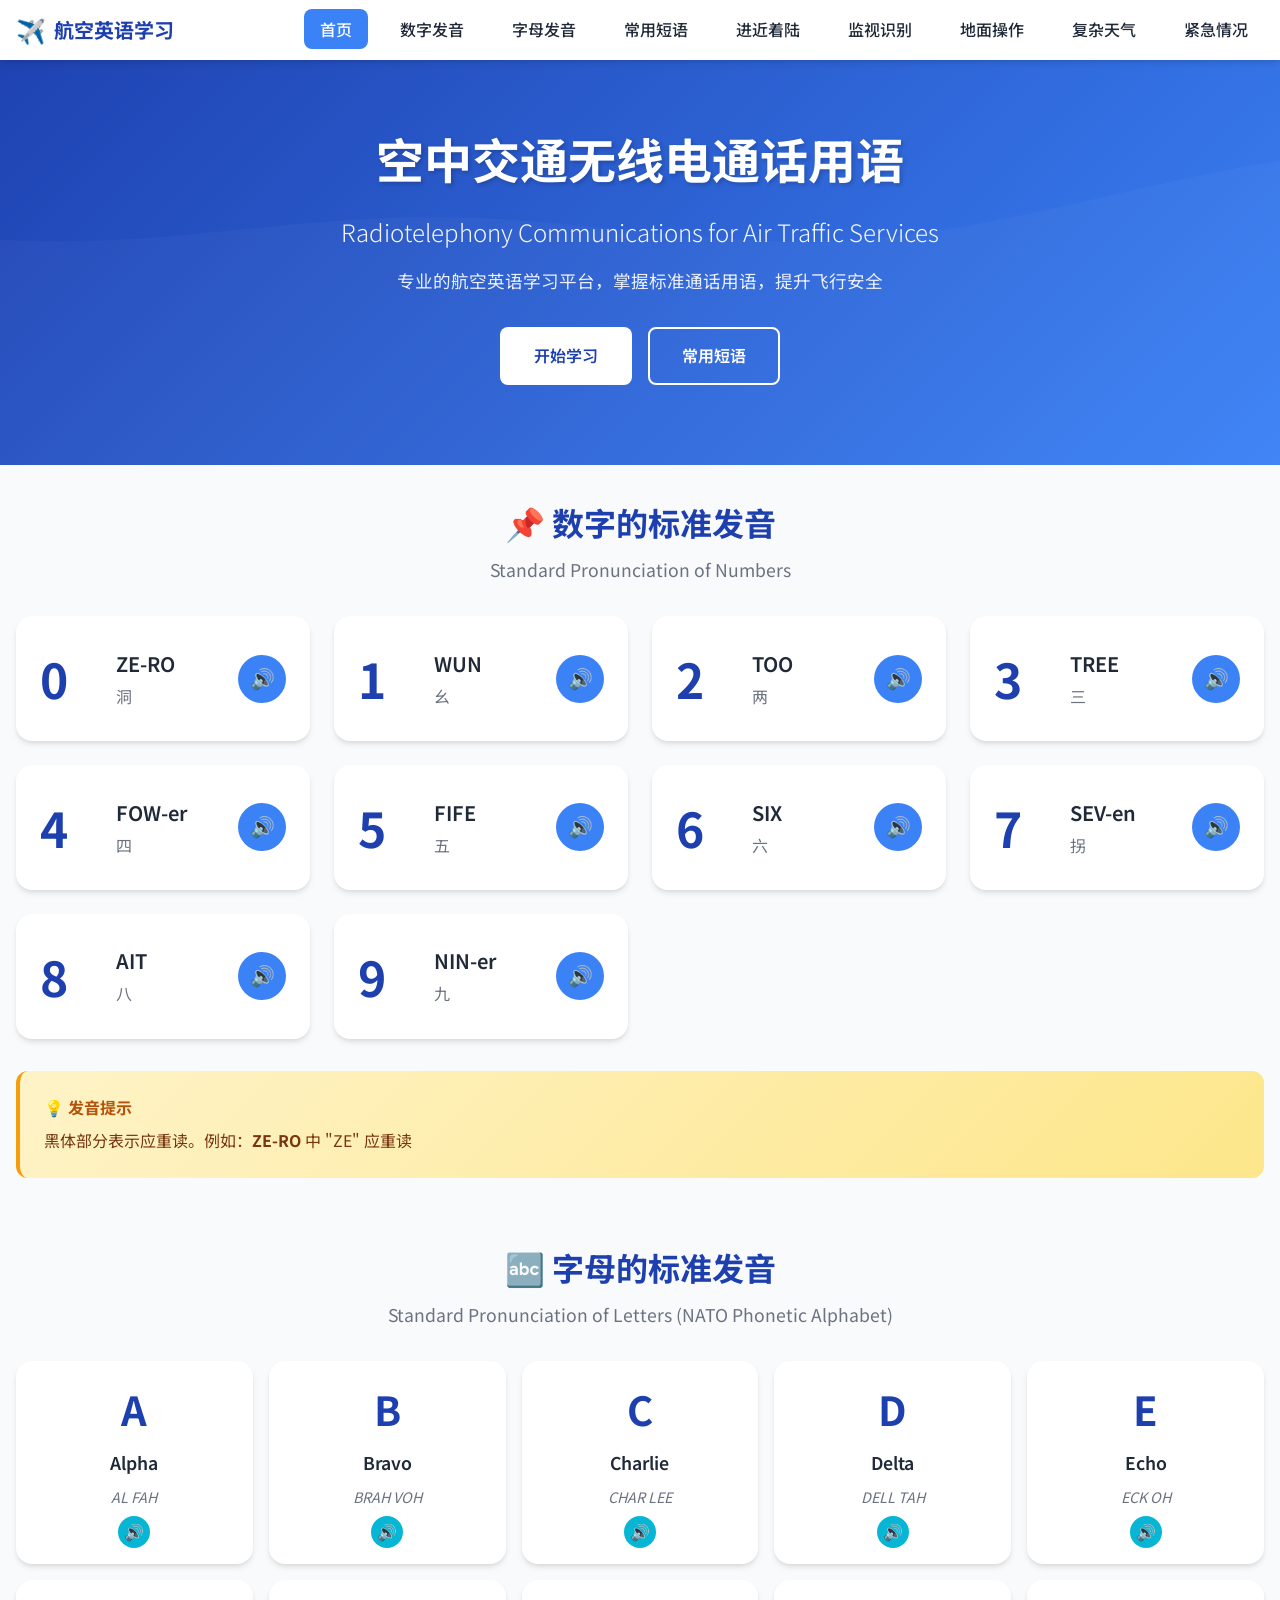
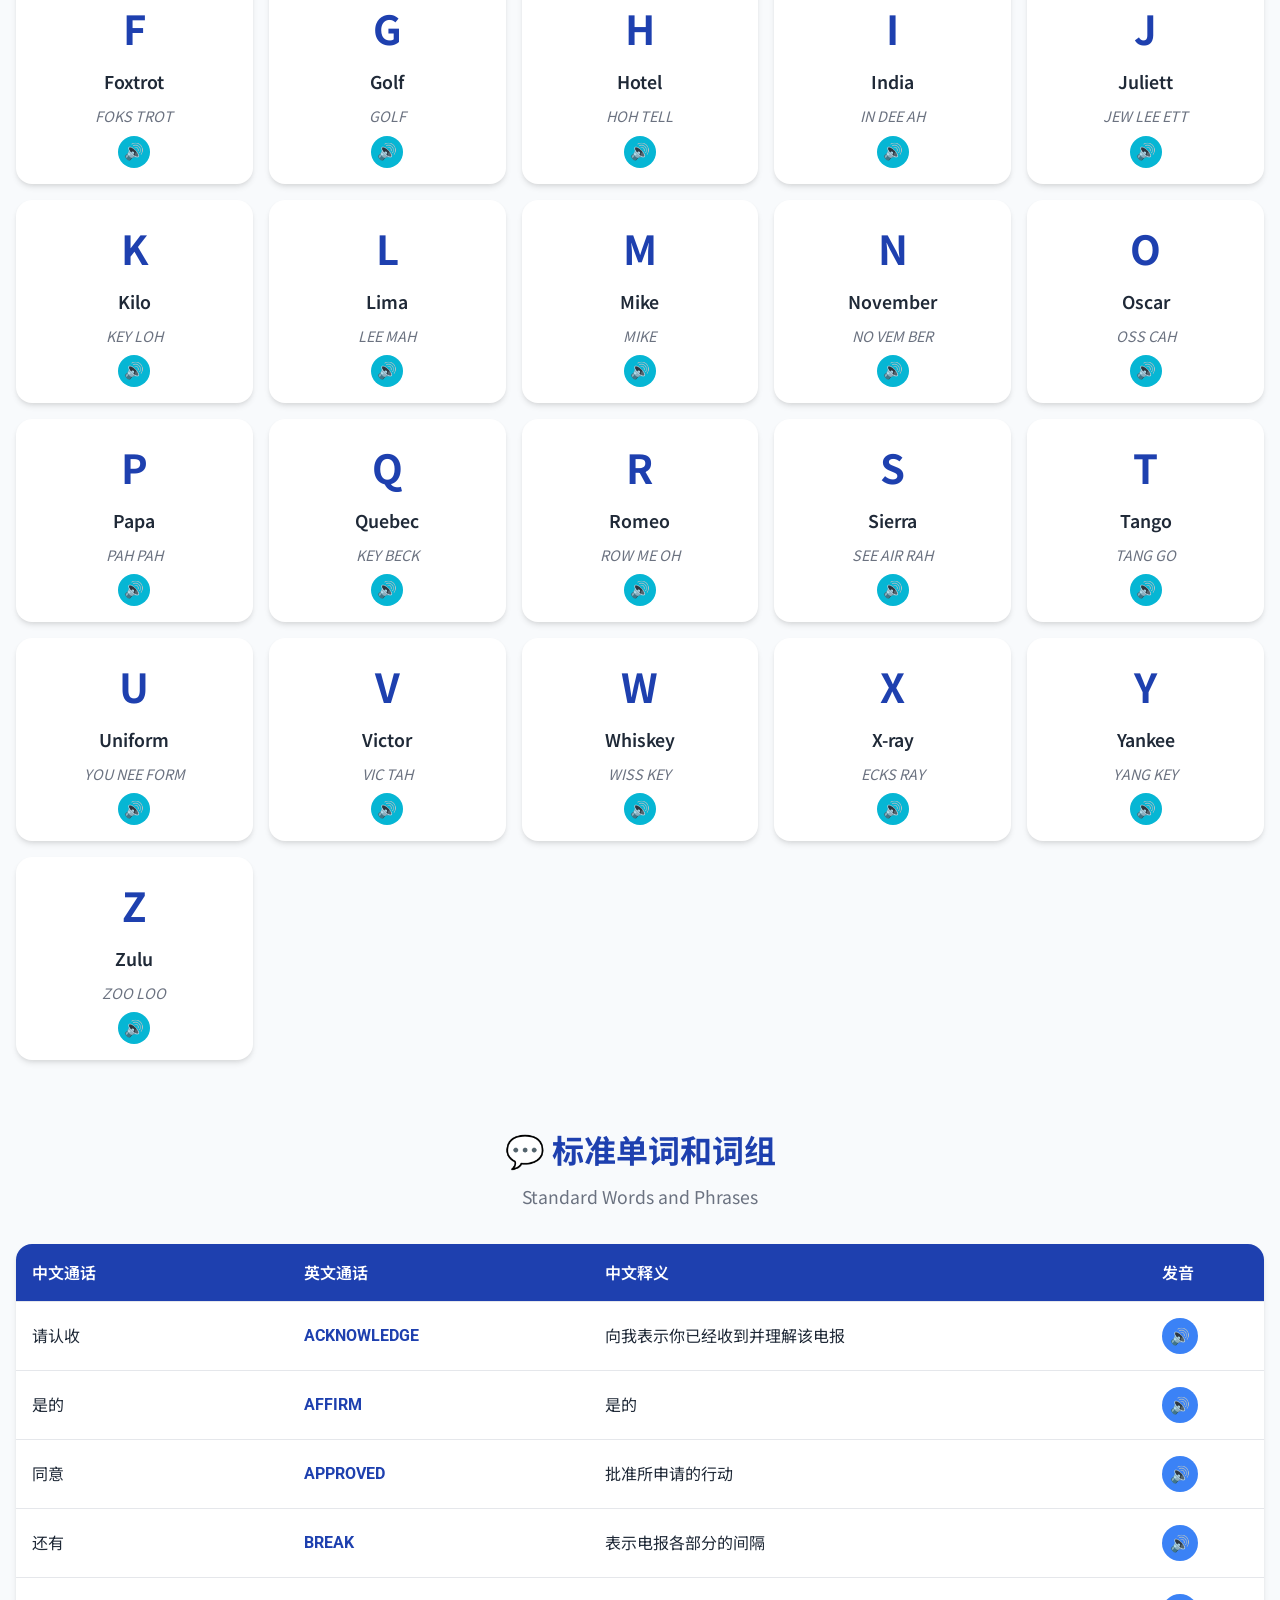
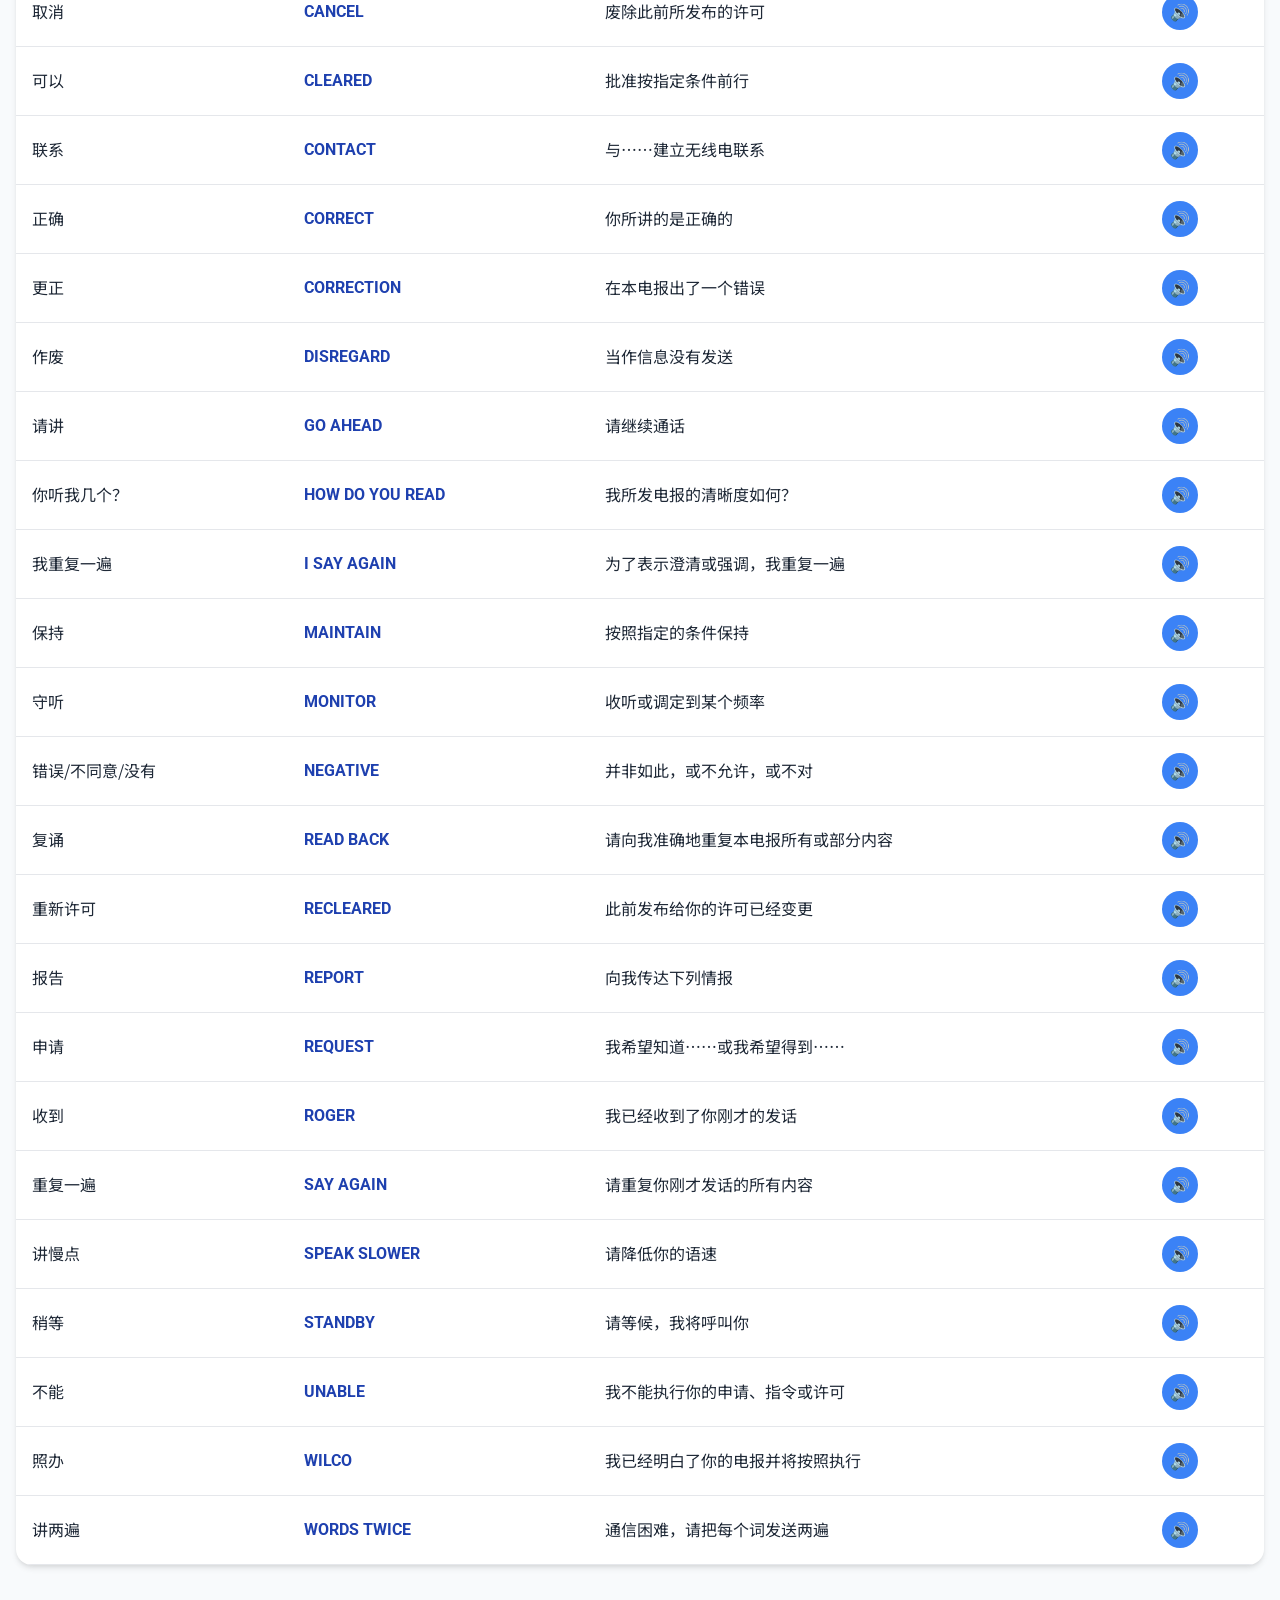
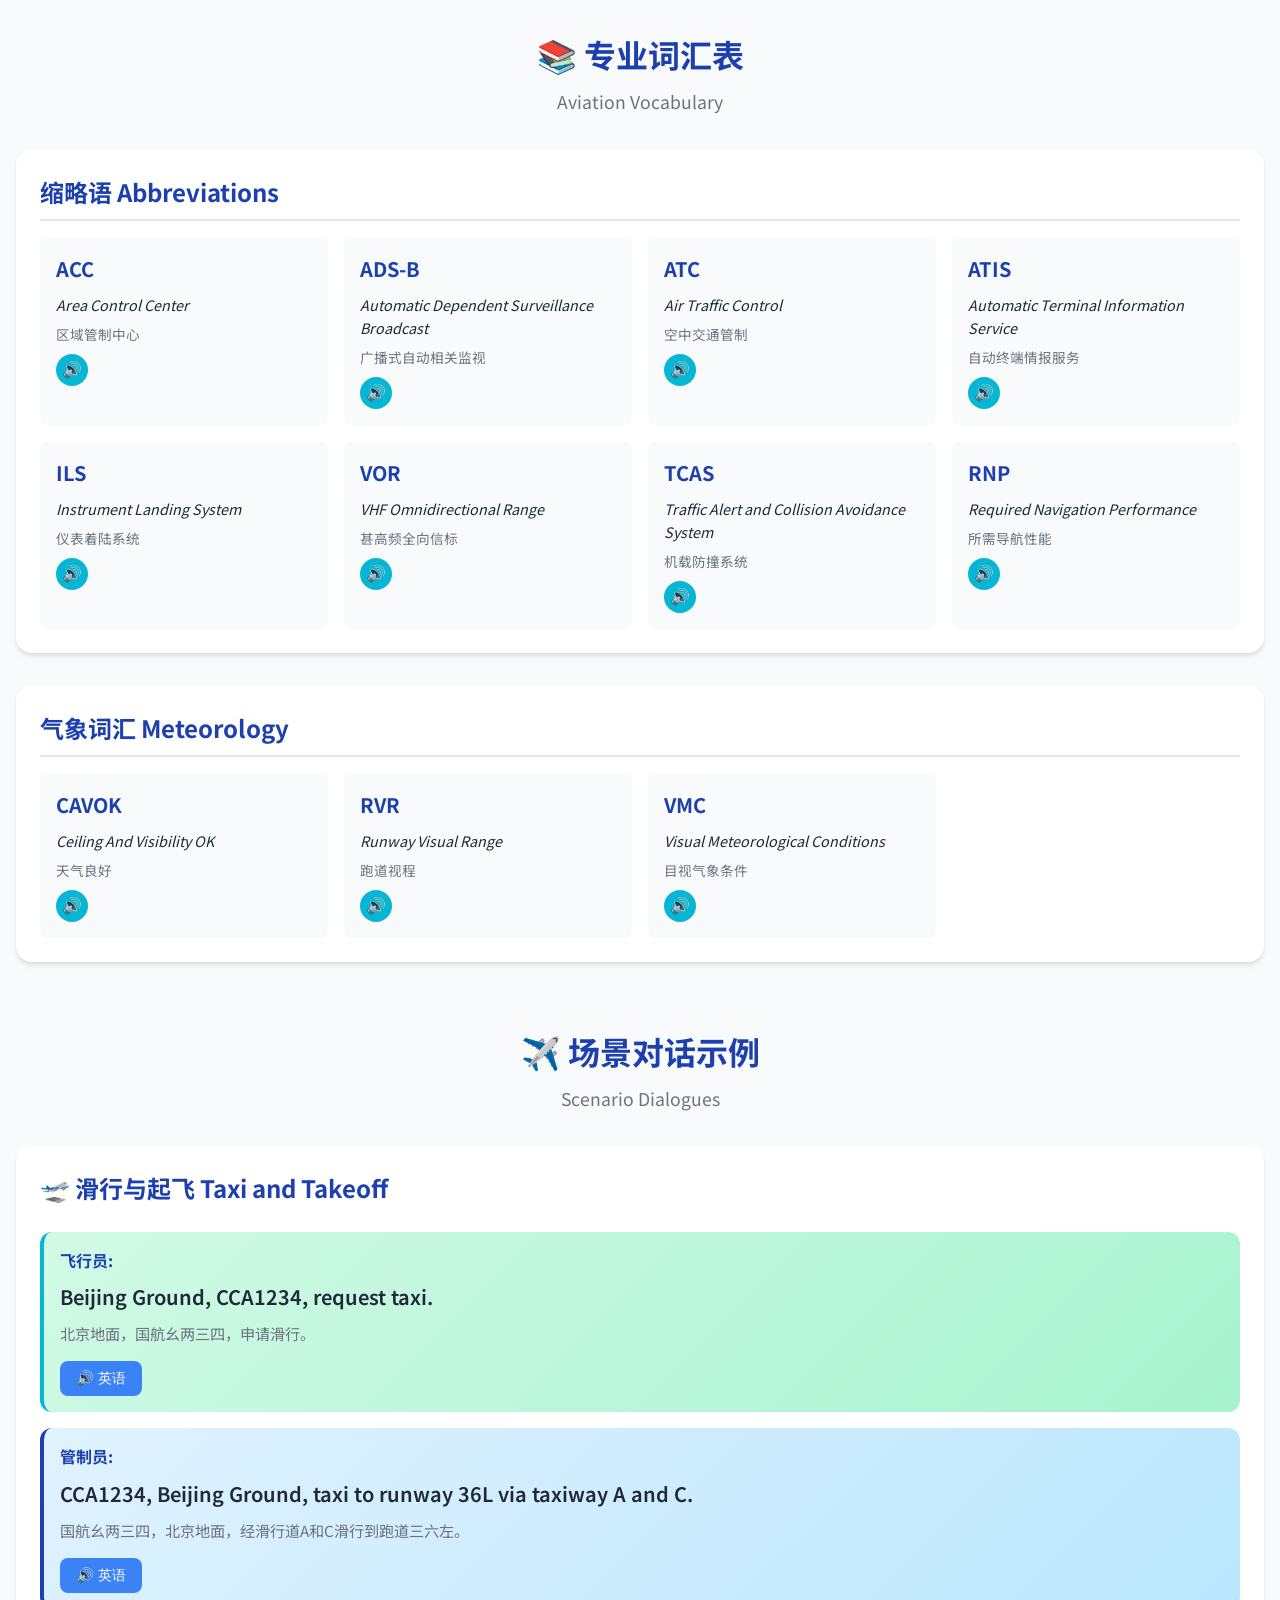
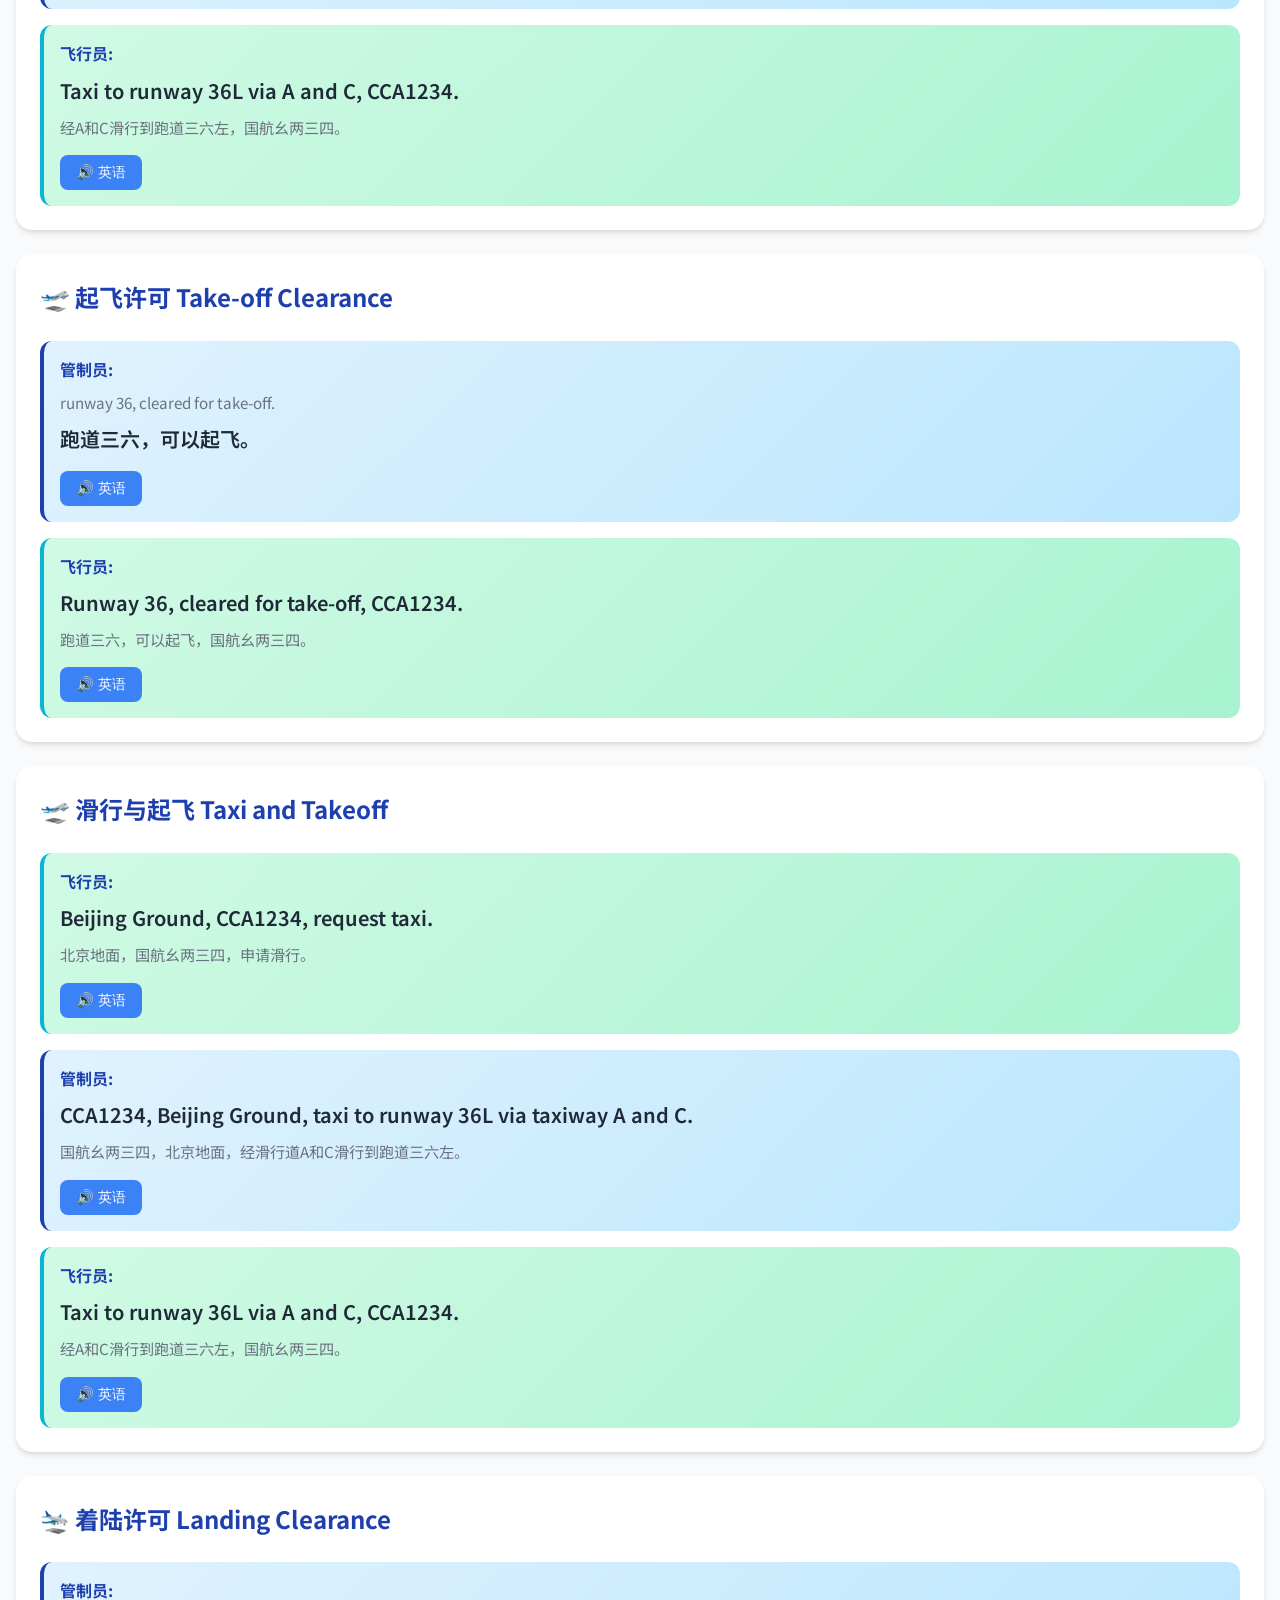
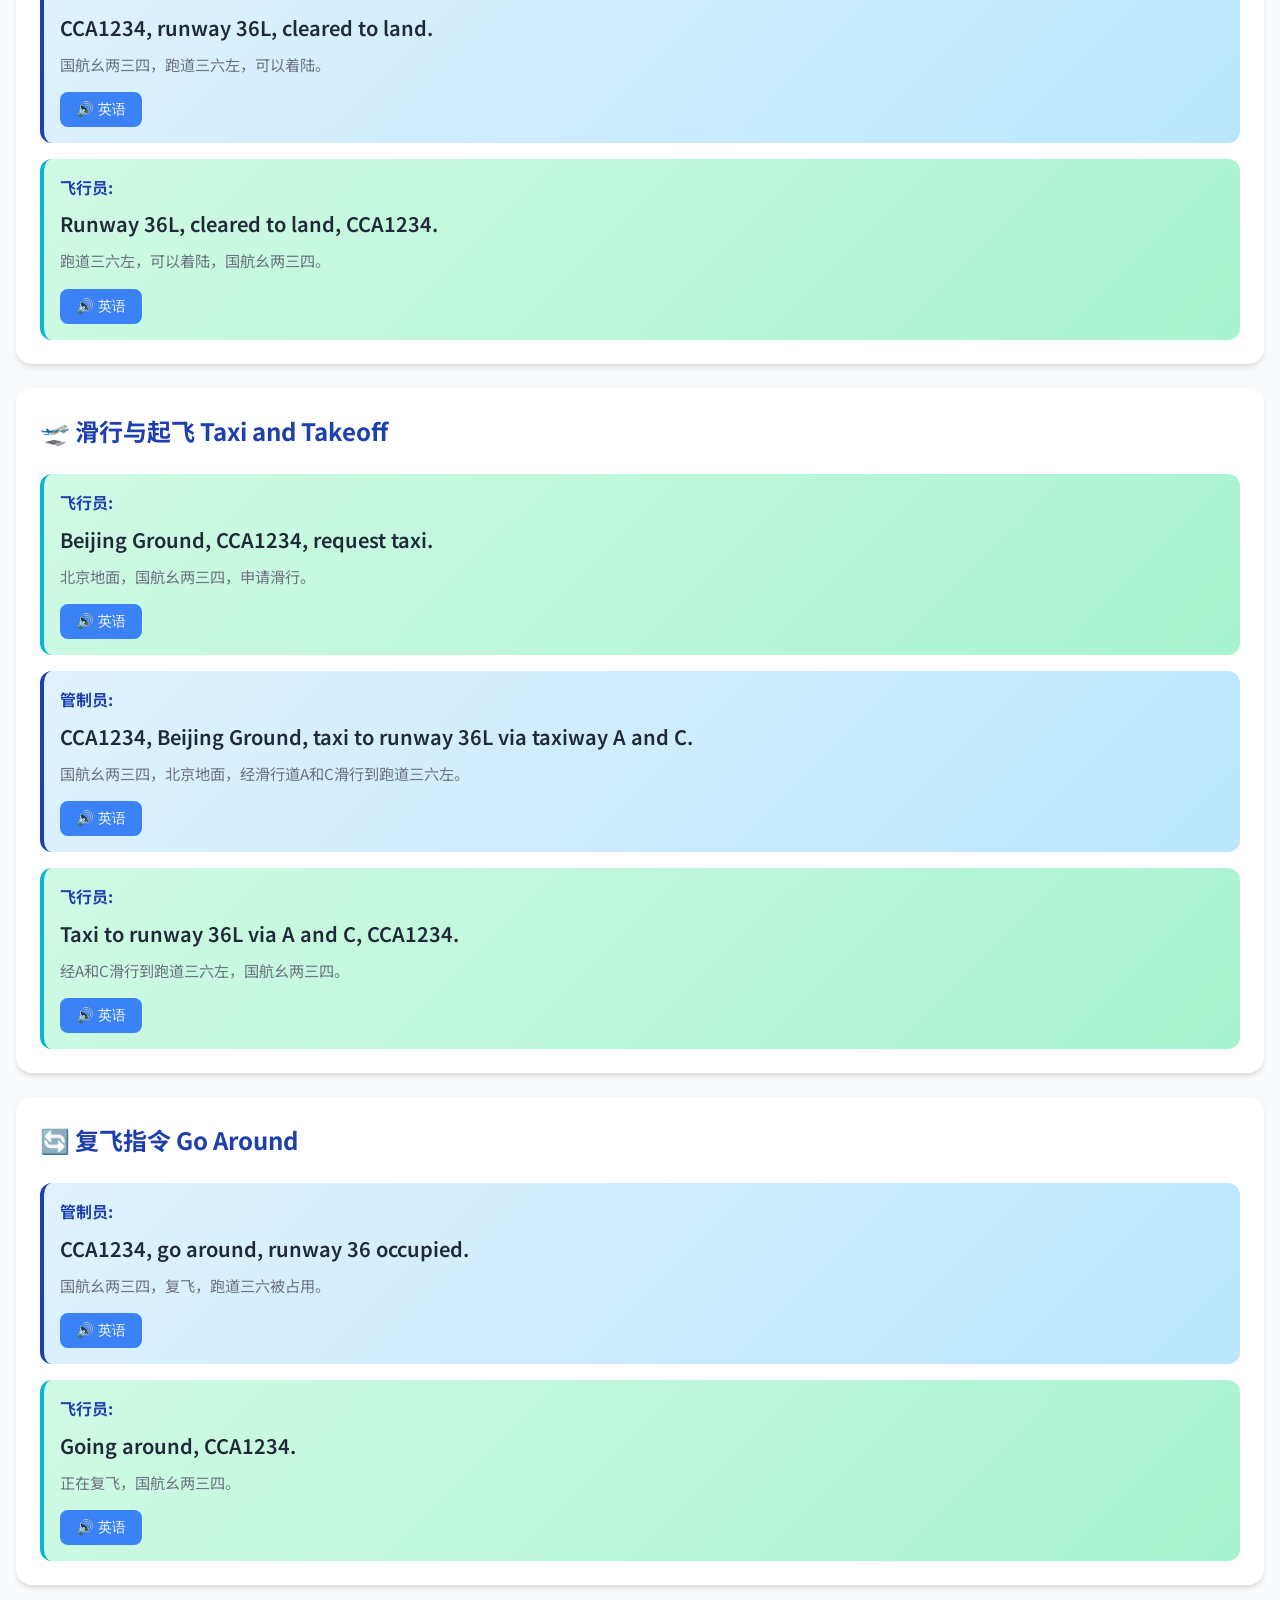
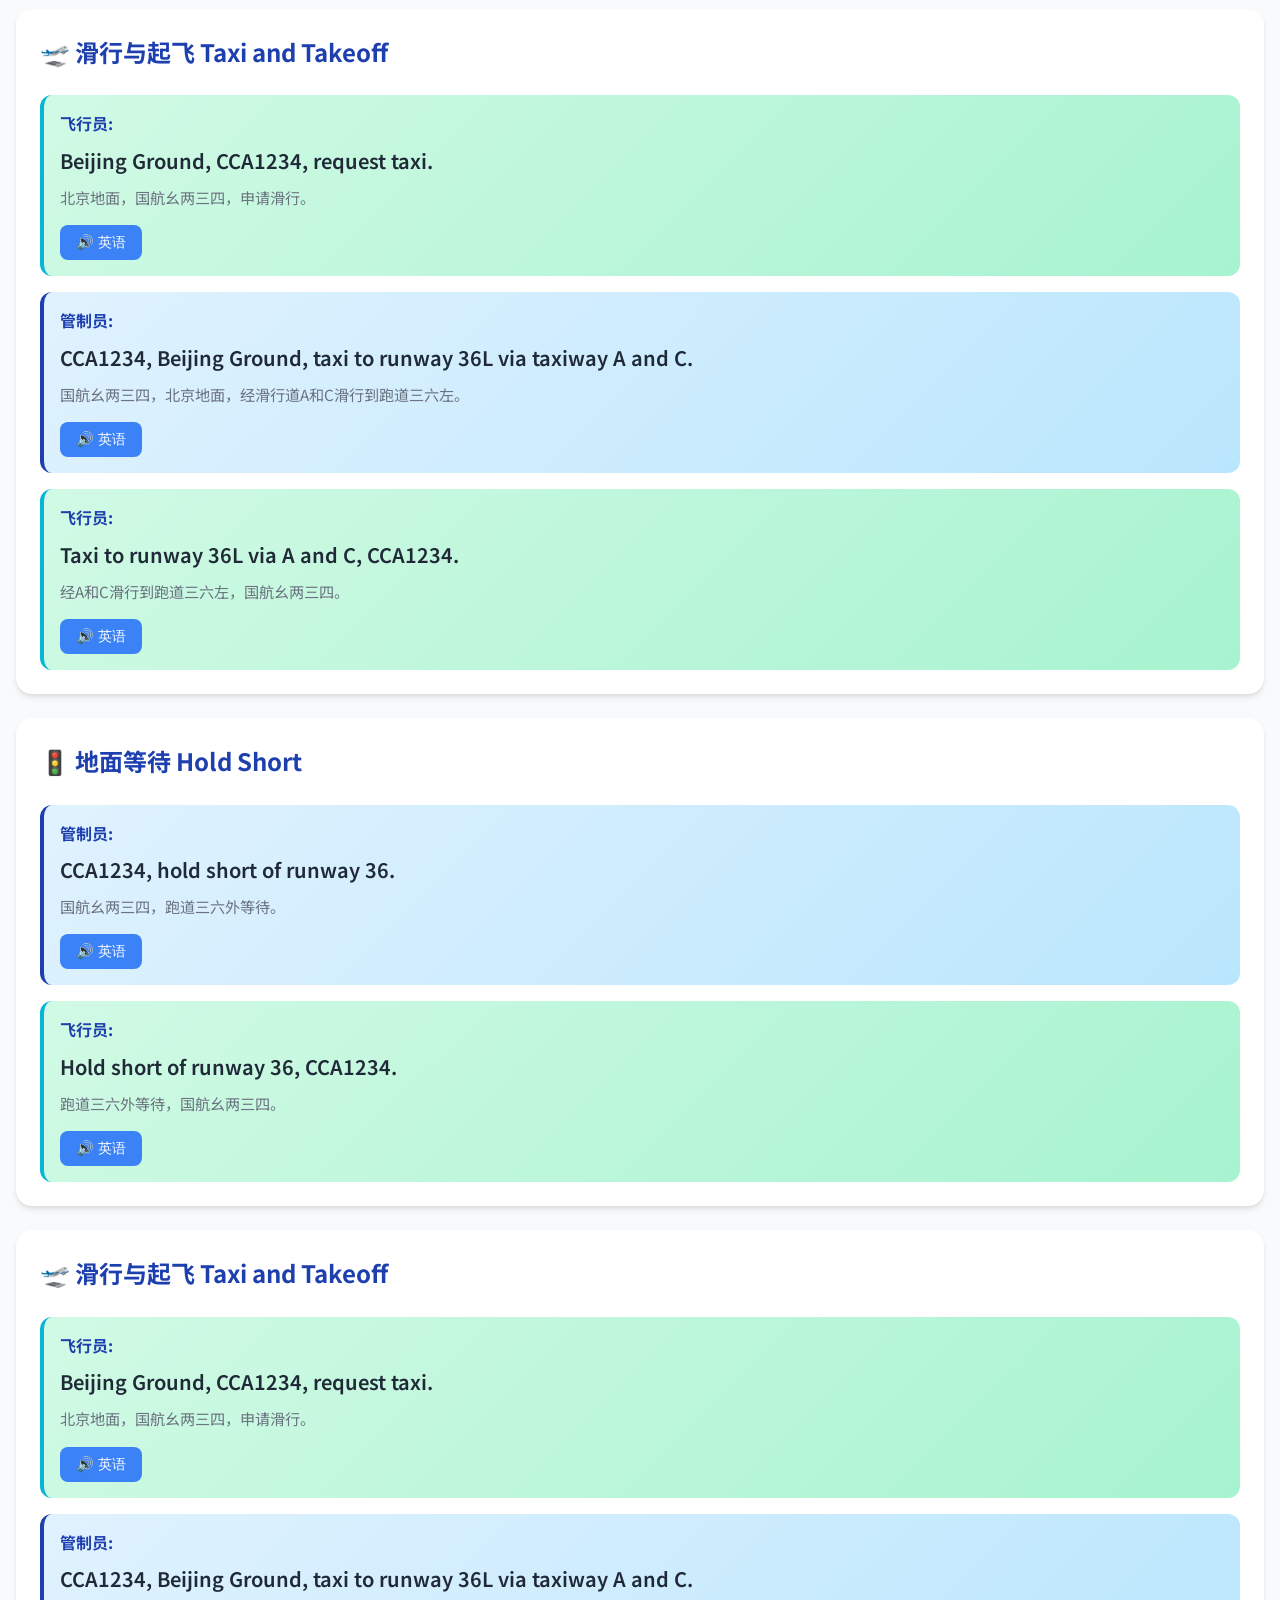
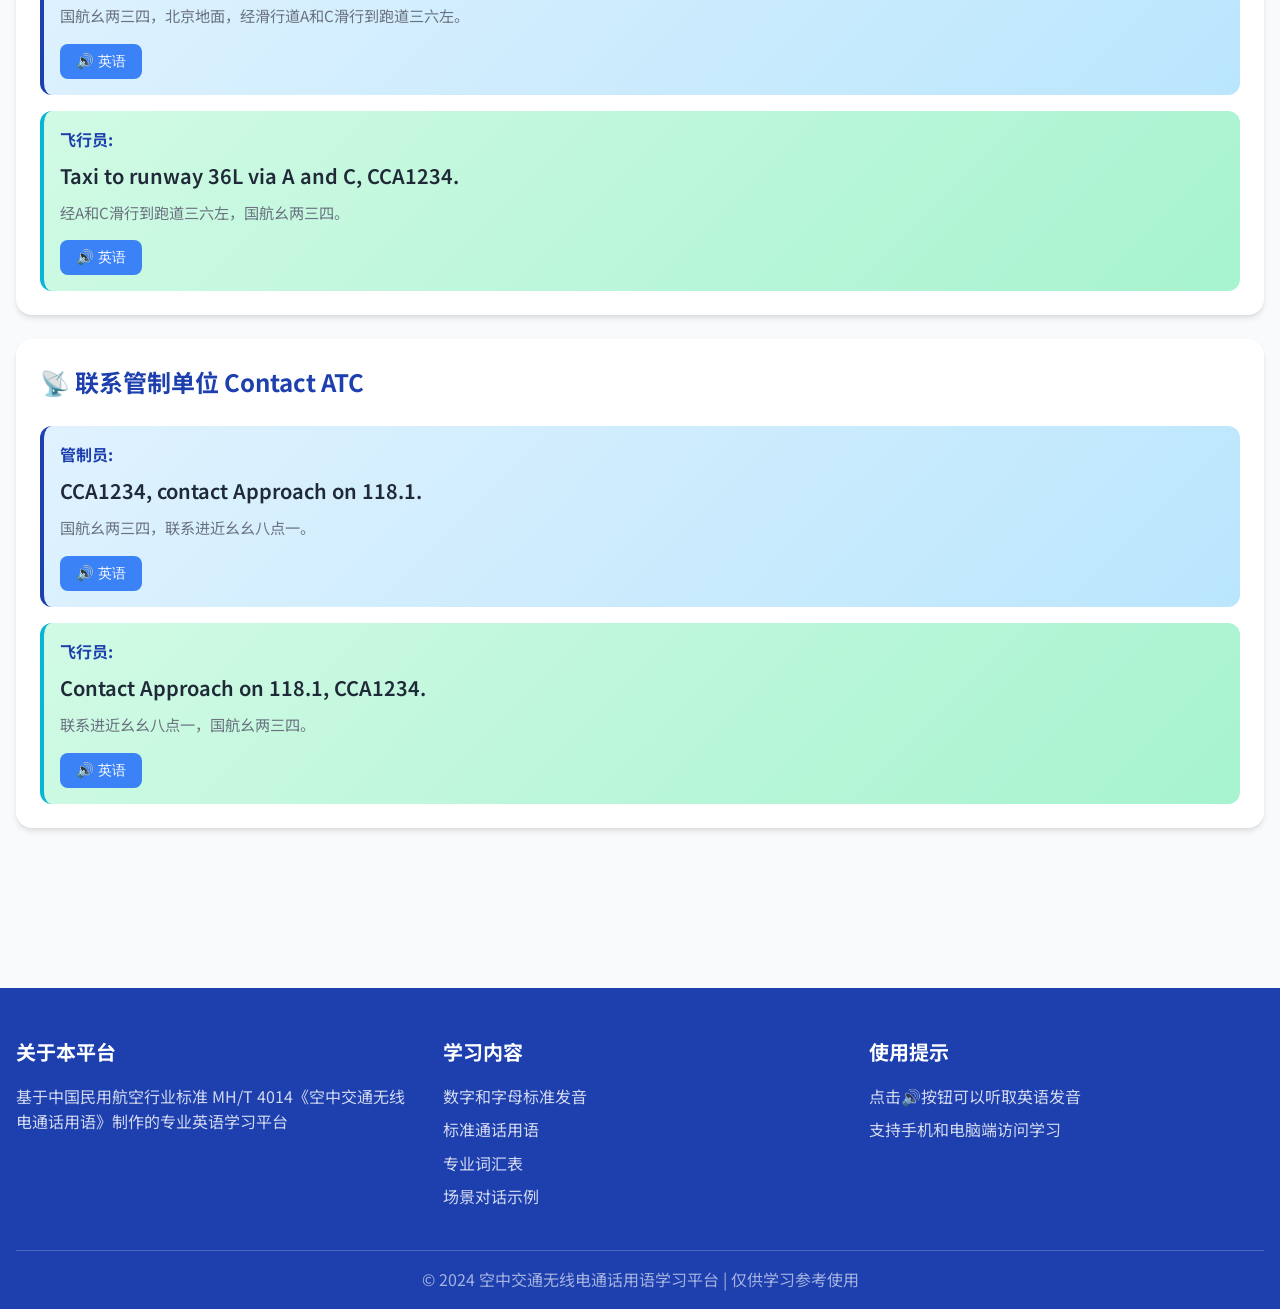
<file: index.html>
<!DOCTYPE html>
<html lang="zh-CN">
<head>
    <meta charset="UTF-8">
    <meta name="viewport" content="width=device-width, initial-scale=1.0">
    <title>空中交通无线电通话用语 - 英语学习平台</title>
    <link rel="stylesheet" href="styles.css">
    <link rel="preconnect" href="https://fonts.googleapis.com">
    <link rel="preconnect" href="https://fonts.gstatic.com" crossorigin>
    <link href="https://fonts.googleapis.com/css2?family=Noto+Sans+SC:wght@300;400;500;700&family=Roboto:wght@300;400;500;700&display=swap" rel="stylesheet">
</head>
<body>
    <nav class="top-nav">
        <div class="nav-container">
            <div class="logo">
                <span class="logo-icon">✈️</span>
                <span class="logo-text">航空英语学习</span>
            </div>
            <button class="menu-toggle" id="menuToggle" aria-label="菜单">
                <span></span>
                <span></span>
                <span></span>
            </button>
            <ul class="nav-menu" id="navMenu">
                <li><a href="index.html" class="active">首页</a></li>
                <li><a href="#numbers">数字发音</a></li>
                <li><a href="#letters">字母发音</a></li>
                <li><a href="#phrases">常用短语</a></li>
                <li><a href="approach.html">进近着陆</a></li>
                <li><a href="surveillance.html">监视识别</a></li>
                <li><a href="ground-operations.html">地面操作</a></li>
                <li><a href="weather.html">复杂天气</a></li>
                <li><a href="emergency.html">紧急情况</a></li>
            </ul>
        </div>
    </nav>

    <header class="hero" id="home">
        <div class="hero-content">
            <h1>空中交通无线电通话用语</h1>
            <p class="subtitle">Radiotelephony Communications for Air Traffic Services</p>
            <p class="description">专业的航空英语学习平台，掌握标准通话用语，提升飞行安全</p>
            <div class="hero-buttons">
                <a href="#numbers" class="btn btn-primary">开始学习</a>
                <a href="#phrases" class="btn btn-secondary">常用短语</a>
            </div>
        </div>
        <div class="hero-bg"></div>
    </header>

    <main class="container">
        <!-- 数字发音部分 -->
        <section id="numbers" class="section">
            <div class="section-header">
                <h2>📌 数字的标准发音</h2>
                <p>Standard Pronunciation of Numbers</p>
            </div>
            <div class="card-grid">
                <div class="card pronunciation-card" data-english="ZE-RO" data-chinese="洞">
                    <div class="card-content">
                        <span class="number">0</span>
                        <div class="pronunciation-info">
                            <span class="english-text">ZE-RO</span>
                            <span class="chinese-text">洞</span>
                        </div>
                    </div>
                    <button class="play-btn" onclick="speak('ZE-RO', 'en-US')" aria-label="播放发音">
                        🔊
                    </button>
                </div>
                <div class="card pronunciation-card" data-english="WUN" data-chinese="幺">
                    <div class="card-content">
                        <span class="number">1</span>
                        <div class="pronunciation-info">
                            <span class="english-text">WUN</span>
                            <span class="chinese-text">幺</span>
                        </div>
                    </div>
                    <button class="play-btn" onclick="speak('WUN', 'en-US')" aria-label="播放发音">
                        🔊
                    </button>
                </div>
                <div class="card pronunciation-card" data-english="TOO" data-chinese="两">
                    <div class="card-content">
                        <span class="number">2</span>
                        <div class="pronunciation-info">
                            <span class="english-text">TOO</span>
                            <span class="chinese-text">两</span>
                        </div>
                    </div>
                    <button class="play-btn" onclick="speak('TOO', 'en-US')" aria-label="播放发音">
                        🔊
                    </button>
                </div>
                <div class="card pronunciation-card" data-english="TREE" data-chinese="三">
                    <div class="card-content">
                        <span class="number">3</span>
                        <div class="pronunciation-info">
                            <span class="english-text">TREE</span>
                            <span class="chinese-text">三</span>
                        </div>
                    </div>
                    <button class="play-btn" onclick="speak('TREE', 'en-US')" aria-label="播放发音">
                        🔊
                    </button>
                </div>
                <div class="card pronunciation-card" data-english="FOW-er" data-chinese="四">
                    <div class="card-content">
                        <span class="number">4</span>
                        <div class="pronunciation-info">
                            <span class="english-text">FOW-er</span>
                            <span class="chinese-text">四</span>
                        </div>
                    </div>
                    <button class="play-btn" onclick="speak('FOWER', 'en-US')" aria-label="播放发音">
                        🔊
                    </button>
                </div>
                <div class="card pronunciation-card" data-english="FIFE" data-chinese="五">
                    <div class="card-content">
                        <span class="number">5</span>
                        <div class="pronunciation-info">
                            <span class="english-text">FIFE</span>
                            <span class="chinese-text">五</span>
                        </div>
                    </div>
                    <button class="play-btn" onclick="speak('FIFE', 'en-US')" aria-label="播放发音">
                        🔊
                    </button>
                </div>
                <div class="card pronunciation-card" data-english="SIX" data-chinese="六">
                    <div class="card-content">
                        <span class="number">6</span>
                        <div class="pronunciation-info">
                            <span class="english-text">SIX</span>
                            <span class="chinese-text">六</span>
                        </div>
                    </div>
                    <button class="play-btn" onclick="speak('SIX', 'en-US')" aria-label="播放发音">
                        🔊
                    </button>
                </div>
                <div class="card pronunciation-card" data-english="SEV-en" data-chinese="拐">
                    <div class="card-content">
                        <span class="number">7</span>
                        <div class="pronunciation-info">
                            <span class="english-text">SEV-en</span>
                            <span class="chinese-text">拐</span>
                        </div>
                    </div>
                    <button class="play-btn" onclick="speak('SEVEN', 'en-US')" aria-label="播放发音">
                        🔊
                    </button>
                </div>
                <div class="card pronunciation-card" data-english="AIT" data-chinese="八">
                    <div class="card-content">
                        <span class="number">8</span>
                        <div class="pronunciation-info">
                            <span class="english-text">AIT</span>
                            <span class="chinese-text">八</span>
                        </div>
                    </div>
                    <button class="play-btn" onclick="speak('AIT', 'en-US')" aria-label="播放发音">
                        🔊
                    </button>
                </div>
                <div class="card pronunciation-card" data-english="NIN-er" data-chinese="九">
                    <div class="card-content">
                        <span class="number">9</span>
                        <div class="pronunciation-info">
                            <span class="english-text">NIN-er</span>
                            <span class="chinese-text">九</span>
                        </div>
                    </div>
                    <button class="play-btn" onclick="speak('NINER', 'en-US')" aria-label="播放发音">
                        🔊
                    </button>
                </div>
            </div>
            <div class="notice-box">
                <h4>💡 发音提示</h4>
                <p>黑体部分表示应重读。例如：<strong>ZE-RO</strong> 中 "ZE" 应重读</p>
            </div>
        </section>

        <!-- 字母发音部分 -->
        <section id="letters" class="section">
            <div class="section-header">
                <h2>🔤 字母的标准发音</h2>
                <p>Standard Pronunciation of Letters (NATO Phonetic Alphabet)</p>
            </div>
            <div class="letters-grid">
                <div class="card letter-card" onclick="speak('ALFAH', 'en-US')">
                    <span class="letter">A</span>
                    <span class="word">Alpha</span>
                    <span class="pronunciation">AL FAH</span>
                    <button class="play-btn-small">🔊</button>
                </div>
                <div class="card letter-card" onclick="speak('BRAH VOH', 'en-US')">
                    <span class="letter">B</span>
                    <span class="word">Bravo</span>
                    <span class="pronunciation">BRAH VOH</span>
                    <button class="play-btn-small">🔊</button>
                </div>
                <div class="card letter-card" onclick="speak('CHAR LEE', 'en-US')">
                    <span class="letter">C</span>
                    <span class="word">Charlie</span>
                    <span class="pronunciation">CHAR LEE</span>
                    <button class="play-btn-small">🔊</button>
                </div>
                <div class="card letter-card" onclick="speak('DELL TAH', 'en-US')">
                    <span class="letter">D</span>
                    <span class="word">Delta</span>
                    <span class="pronunciation">DELL TAH</span>
                    <button class="play-btn-small">🔊</button>
                </div>
                <div class="card letter-card" onclick="speak('ECK OH', 'en-US')">
                    <span class="letter">E</span>
                    <span class="word">Echo</span>
                    <span class="pronunciation">ECK OH</span>
                    <button class="play-btn-small">🔊</button>
                </div>
                <div class="card letter-card" onclick="speak('FOKS TROT', 'en-US')">
                    <span class="letter">F</span>
                    <span class="word">Foxtrot</span>
                    <span class="pronunciation">FOKS TROT</span>
                    <button class="play-btn-small">🔊</button>
                </div>
                <div class="card letter-card" onclick="speak('GOLF', 'en-US')">
                    <span class="letter">G</span>
                    <span class="word">Golf</span>
                    <span class="pronunciation">GOLF</span>
                    <button class="play-btn-small">🔊</button>
                </div>
                <div class="card letter-card" onclick="speak('HOH TELL', 'en-US')">
                    <span class="letter">H</span>
                    <span class="word">Hotel</span>
                    <span class="pronunciation">HOH TELL</span>
                    <button class="play-btn-small">🔊</button>
                </div>
                <div class="card letter-card" onclick="speak('IN DEE AH', 'en-US')">
                    <span class="letter">I</span>
                    <span class="word">India</span>
                    <span class="pronunciation">IN DEE AH</span>
                    <button class="play-btn-small">🔊</button>
                </div>
                <div class="card letter-card" onclick="speak('JEW LEE ETT', 'en-US')">
                    <span class="letter">J</span>
                    <span class="word">Juliett</span>
                    <span class="pronunciation">JEW LEE ETT</span>
                    <button class="play-btn-small">🔊</button>
                </div>
                <div class="card letter-card" onclick="speak('KEY LOH', 'en-US')">
                    <span class="letter">K</span>
                    <span class="word">Kilo</span>
                    <span class="pronunciation">KEY LOH</span>
                    <button class="play-btn-small">🔊</button>
                </div>
                <div class="card letter-card" onclick="speak('LEE MAH', 'en-US')">
                    <span class="letter">L</span>
                    <span class="word">Lima</span>
                    <span class="pronunciation">LEE MAH</span>
                    <button class="play-btn-small">🔊</button>
                </div>
                <div class="card letter-card" onclick="speak('MIKE', 'en-US')">
                    <span class="letter">M</span>
                    <span class="word">Mike</span>
                    <span class="pronunciation">MIKE</span>
                    <button class="play-btn-small">🔊</button>
                </div>
                <div class="card letter-card" onclick="speak('NO VEM BER', 'en-US')">
                    <span class="letter">N</span>
                    <span class="word">November</span>
                    <span class="pronunciation">NO VEM BER</span>
                    <button class="play-btn-small">🔊</button>
                </div>
                <div class="card letter-card" onclick="speak('OSS CAH', 'en-US')">
                    <span class="letter">O</span>
                    <span class="word">Oscar</span>
                    <span class="pronunciation">OSS CAH</span>
                    <button class="play-btn-small">🔊</button>
                </div>
                <div class="card letter-card" onclick="speak('PAH PAH', 'en-US')">
                    <span class="letter">P</span>
                    <span class="word">Papa</span>
                    <span class="pronunciation">PAH PAH</span>
                    <button class="play-btn-small">🔊</button>
                </div>
                <div class="card letter-card" onclick="speak('KEY BECK', 'en-US')">
                    <span class="letter">Q</span>
                    <span class="word">Quebec</span>
                    <span class="pronunciation">KEY BECK</span>
                    <button class="play-btn-small">🔊</button>
                </div>
                <div class="card letter-card" onclick="speak('ROW ME OH', 'en-US')">
                    <span class="letter">R</span>
                    <span class="word">Romeo</span>
                    <span class="pronunciation">ROW ME OH</span>
                    <button class="play-btn-small">🔊</button>
                </div>
                <div class="card letter-card" onclick="speak('SEE AIR RAH', 'en-US')">
                    <span class="letter">S</span>
                    <span class="word">Sierra</span>
                    <span class="pronunciation">SEE AIR RAH</span>
                    <button class="play-btn-small">🔊</button>
                </div>
                <div class="card letter-card" onclick="speak('TANG GO', 'en-US')">
                    <span class="letter">T</span>
                    <span class="word">Tango</span>
                    <span class="pronunciation">TANG GO</span>
                    <button class="play-btn-small">🔊</button>
                </div>
                <div class="card letter-card" onclick="speak('YOU NEE FORM', 'en-US')">
                    <span class="letter">U</span>
                    <span class="word">Uniform</span>
                    <span class="pronunciation">YOU NEE FORM</span>
                    <button class="play-btn-small">🔊</button>
                </div>
                <div class="card letter-card" onclick="speak('VIC TAH', 'en-US')">
                    <span class="letter">V</span>
                    <span class="word">Victor</span>
                    <span class="pronunciation">VIC TAH</span>
                    <button class="play-btn-small">🔊</button>
                </div>
                <div class="card letter-card" onclick="speak('WISS KEY', 'en-US')">
                    <span class="letter">W</span>
                    <span class="word">Whiskey</span>
                    <span class="pronunciation">WISS KEY</span>
                    <button class="play-btn-small">🔊</button>
                </div>
                <div class="card letter-card" onclick="speak('ECKS RAY', 'en-US')">
                    <span class="letter">X</span>
                    <span class="word">X-ray</span>
                    <span class="pronunciation">ECKS RAY</span>
                    <button class="play-btn-small">🔊</button>
                </div>
                <div class="card letter-card" onclick="speak('YANG KEY', 'en-US')">
                    <span class="letter">Y</span>
                    <span class="word">Yankee</span>
                    <span class="pronunciation">YANG KEY</span>
                    <button class="play-btn-small">🔊</button>
                </div>
                <div class="card letter-card" onclick="speak('ZOO LOO', 'en-US')">
                    <span class="letter">Z</span>
                    <span class="word">Zulu</span>
                    <span class="pronunciation">ZOO LOO</span>
                    <button class="play-btn-small">🔊</button>
                </div>
            </div>
        </section>

        <!-- 常用短语部分 -->
        <section id="phrases" class="section">
            <div class="section-header">
                <h2>💬 标准单词和词组</h2>
                <p>Standard Words and Phrases</p>
            </div>
            <div class="phrase-table-container">
                <table class="phrase-table">
                    <thead>
                        <tr>
                            <th>中文通话</th>
                            <th>英文通话</th>
                            <th>中文释义</th>
                            <th>发音</th>
                        </tr>
                    </thead>
                    <tbody>
                        <tr onclick="speak('ACKNOWLEDGE', 'en-US')">
                            <td>请认收</td>
                            <td class="english"><strong>ACKNOWLEDGE</strong></td>
                            <td>向我表示你已经收到并理解该电报</td>
                            <td><button class="table-play-btn">🔊</button></td>
                        </tr>
                        <tr onclick="speak('AFFIRM', 'en-US')">
                            <td>是的</td>
                            <td class="english"><strong>AFFIRM</strong></td>
                            <td>是的</td>
                            <td><button class="table-play-btn">🔊</button></td>
                        </tr>
                        <tr onclick="speak('APPROVED', 'en-US')">
                            <td>同意</td>
                            <td class="english"><strong>APPROVED</strong></td>
                            <td>批准所申请的行动</td>
                            <td><button class="table-play-btn">🔊</button></td>
                        </tr>
                        <tr onclick="speak('BREAK', 'en-US')">
                            <td>还有</td>
                            <td class="english"><strong>BREAK</strong></td>
                            <td>表示电报各部分的间隔</td>
                            <td><button class="table-play-btn">🔊</button></td>
                        </tr>
                        <tr onclick="speak('CANCEL', 'en-US')">
                            <td>取消</td>
                            <td class="english"><strong>CANCEL</strong></td>
                            <td>废除此前所发布的许可</td>
                            <td><button class="table-play-btn">🔊</button></td>
                        </tr>
                        <tr onclick="speak('CLEARED', 'en-US')">
                            <td>可以</td>
                            <td class="english"><strong>CLEARED</strong></td>
                            <td>批准按指定条件前行</td>
                            <td><button class="table-play-btn">🔊</button></td>
                        </tr>
                        <tr onclick="speak('CONTACT', 'en-US')">
                            <td>联系</td>
                            <td class="english"><strong>CONTACT</strong></td>
                            <td>与……建立无线电联系</td>
                            <td><button class="table-play-btn">🔊</button></td>
                        </tr>
                        <tr onclick="speak('CORRECT', 'en-US')">
                            <td>正确</td>
                            <td class="english"><strong>CORRECT</strong></td>
                            <td>你所讲的是正确的</td>
                            <td><button class="table-play-btn">🔊</button></td>
                        </tr>
                        <tr onclick="speak('CORRECTION', 'en-US')">
                            <td>更正</td>
                            <td class="english"><strong>CORRECTION</strong></td>
                            <td>在本电报出了一个错误</td>
                            <td><button class="table-play-btn">🔊</button></td>
                        </tr>
                        <tr onclick="speak('DISREGARD', 'en-US')">
                            <td>作废</td>
                            <td class="english"><strong>DISREGARD</strong></td>
                            <td>当作信息没有发送</td>
                            <td><button class="table-play-btn">🔊</button></td>
                        </tr>
                        <tr onclick="speak('GO AHEAD', 'en-US')">
                            <td>请讲</td>
                            <td class="english"><strong>GO AHEAD</strong></td>
                            <td>请继续通话</td>
                            <td><button class="table-play-btn">🔊</button></td>
                        </tr>
                        <tr onclick="speak('HOW DO YOU READ', 'en-US')">
                            <td>你听我几个？</td>
                            <td class="english"><strong>HOW DO YOU READ</strong></td>
                            <td>我所发电报的清晰度如何？</td>
                            <td><button class="table-play-btn">🔊</button></td>
                        </tr>
                        <tr onclick="speak('I SAY AGAIN', 'en-US')">
                            <td>我重复一遍</td>
                            <td class="english"><strong>I SAY AGAIN</strong></td>
                            <td>为了表示澄清或强调，我重复一遍</td>
                            <td><button class="table-play-btn">🔊</button></td>
                        </tr>
                        <tr onclick="speak('MAINTAIN', 'en-US')">
                            <td>保持</td>
                            <td class="english"><strong>MAINTAIN</strong></td>
                            <td>按照指定的条件保持</td>
                            <td><button class="table-play-btn">🔊</button></td>
                        </tr>
                        <tr onclick="speak('MONITOR', 'en-US')">
                            <td>守听</td>
                            <td class="english"><strong>MONITOR</strong></td>
                            <td>收听或调定到某个频率</td>
                            <td><button class="table-play-btn">🔊</button></td>
                        </tr>
                        <tr onclick="speak('NEGATIVE', 'en-US')">
                            <td>错误/不同意/没有</td>
                            <td class="english"><strong>NEGATIVE</strong></td>
                            <td>并非如此，或不允许，或不对</td>
                            <td><button class="table-play-btn">🔊</button></td>
                        </tr>
                        <tr onclick="speak('READ BACK', 'en-US')">
                            <td>复诵</td>
                            <td class="english"><strong>READ BACK</strong></td>
                            <td>请向我准确地重复本电报所有或部分内容</td>
                            <td><button class="table-play-btn">🔊</button></td>
                        </tr>
                        <tr onclick="speak('RECLEARED', 'en-US')">
                            <td>重新许可</td>
                            <td class="english"><strong>RECLEARED</strong></td>
                            <td>此前发布给你的许可已经变更</td>
                            <td><button class="table-play-btn">🔊</button></td>
                        </tr>
                        <tr onclick="speak('REPORT', 'en-US')">
                            <td>报告</td>
                            <td class="english"><strong>REPORT</strong></td>
                            <td>向我传达下列情报</td>
                            <td><button class="table-play-btn">🔊</button></td>
                        </tr>
                        <tr onclick="speak('REQUEST', 'en-US')">
                            <td>申请</td>
                            <td class="english"><strong>REQUEST</strong></td>
                            <td>我希望知道……或我希望得到……</td>
                            <td><button class="table-play-btn">🔊</button></td>
                        </tr>
                        <tr onclick="speak('ROGER', 'en-US')">
                            <td>收到</td>
                            <td class="english"><strong>ROGER</strong></td>
                            <td>我已经收到了你刚才的发话</td>
                            <td><button class="table-play-btn">🔊</button></td>
                        </tr>
                        <tr onclick="speak('SAY AGAIN', 'en-US')">
                            <td>重复一遍</td>
                            <td class="english"><strong>SAY AGAIN</strong></td>
                            <td>请重复你刚才发话的所有内容</td>
                            <td><button class="table-play-btn">🔊</button></td>
                        </tr>
                        <tr onclick="speak('SPEAK SLOWER', 'en-US')">
                            <td>讲慢点</td>
                            <td class="english"><strong>SPEAK SLOWER</strong></td>
                            <td>请降低你的语速</td>
                            <td><button class="table-play-btn">🔊</button></td>
                        </tr>
                        <tr onclick="speak('STANDBY', 'en-US')">
                            <td>稍等</td>
                            <td class="english"><strong>STANDBY</strong></td>
                            <td>请等候，我将呼叫你</td>
                            <td><button class="table-play-btn">🔊</button></td>
                        </tr>
                        <tr onclick="speak('UNABLE', 'en-US')">
                            <td>不能</td>
                            <td class="english"><strong>UNABLE</strong></td>
                            <td>我不能执行你的申请、指令或许可</td>
                            <td><button class="table-play-btn">🔊</button></td>
                        </tr>
                        <tr onclick="speak('WILCO', 'en-US')">
                            <td>照办</td>
                            <td class="english"><strong>WILCO</strong></td>
                            <td>我已经明白了你的电报并将按照执行</td>
                            <td><button class="table-play-btn">🔊</button></td>
                        </tr>
                        <tr onclick="speak('WORDS TWICE', 'en-US')">
                            <td>讲两遍</td>
                            <td class="english"><strong>WORDS TWICE</strong></td>
                            <td>通信困难，请把每个词发送两遍</td>
                            <td><button class="table-play-btn">🔊</button></td>
                        </tr>
                    </tbody>
                </table>
            </div>
        </section>

        <!-- 专业词汇部分 -->
        <section id="vocabulary" class="section">
            <div class="section-header">
                <h2>📚 专业词汇表</h2>
                <p>Aviation Vocabulary</p>
            </div>
            
            <div class="vocab-category">
                <h3>缩略语 Abbreviations</h3>
                <div class="vocab-grid">
                    <div class="vocab-item" onclick="speak('Area Control Center', 'en-US')">
                        <span class="abbr">ACC</span>
                        <span class="full">Area Control Center</span>
                        <span class="chinese">区域管制中心</span>
                        <button class="play-btn-small">🔊</button>
                    </div>
                    <div class="vocab-item" onclick="speak('Automatic Dependent Surveillance Broadcast', 'en-US')">
                        <span class="abbr">ADS-B</span>
                        <span class="full">Automatic Dependent Surveillance Broadcast</span>
                        <span class="chinese">广播式自动相关监视</span>
                        <button class="play-btn-small">🔊</button>
                    </div>
                    <div class="vocab-item" onclick="speak('Air Traffic Control', 'en-US')">
                        <span class="abbr">ATC</span>
                        <span class="full">Air Traffic Control</span>
                        <span class="chinese">空中交通管制</span>
                        <button class="play-btn-small">🔊</button>
                    </div>
                    <div class="vocab-item" onclick="speak('Automatic Terminal Information Service', 'en-US')">
                        <span class="abbr">ATIS</span>
                        <span class="full">Automatic Terminal Information Service</span>
                        <span class="chinese">自动终端情报服务</span>
                        <button class="play-btn-small">🔊</button>
                    </div>
                    <div class="vocab-item" onclick="speak('Instrument Landing System', 'en-US')">
                        <span class="abbr">ILS</span>
                        <span class="full">Instrument Landing System</span>
                        <span class="chinese">仪表着陆系统</span>
                        <button class="play-btn-small">🔊</button>
                    </div>
                    <div class="vocab-item" onclick="speak('Very High Frequency Omnidirectional Range', 'en-US')">
                        <span class="abbr">VOR</span>
                        <span class="full">VHF Omnidirectional Range</span>
                        <span class="chinese">甚高频全向信标</span>
                        <button class="play-btn-small">🔊</button>
                    </div>
                    <div class="vocab-item" onclick="speak('Traffic Alert and Collision Avoidance System', 'en-US')">
                        <span class="abbr">TCAS</span>
                        <span class="full">Traffic Alert and Collision Avoidance System</span>
                        <span class="chinese">机载防撞系统</span>
                        <button class="play-btn-small">🔊</button>
                    </div>
                    <div class="vocab-item" onclick="speak('Required Navigation Performance', 'en-US')">
                        <span class="abbr">RNP</span>
                        <span class="full">Required Navigation Performance</span>
                        <span class="chinese">所需导航性能</span>
                        <button class="play-btn-small">🔊</button>
                    </div>
                </div>
            </div>

            <div class="vocab-category">
                <h3>气象词汇 Meteorology</h3>
                <div class="vocab-grid">
                    <div class="vocab-item" onclick="speak('Ceiling and Visibility OK', 'en-US')">
                        <span class="abbr">CAVOK</span>
                        <span class="full">Ceiling And Visibility OK</span>
                        <span class="chinese">天气良好</span>
                        <button class="play-btn-small">🔊</button>
                    </div>
                    <div class="vocab-item" onclick="speak('Runway Visual Range', 'en-US')">
                        <span class="abbr">RVR</span>
                        <span class="full">Runway Visual Range</span>
                        <span class="chinese">跑道视程</span>
                        <button class="play-btn-small">🔊</button>
                    </div>
                    <div class="vocab-item" onclick="speak('Visual Meteorological Conditions', 'en-US')">
                        <span class="abbr">VMC</span>
                        <span class="full">Visual Meteorological Conditions</span>
                        <span class="chinese">目视气象条件</span>
                        <button class="play-btn-small">🔊</button>
                    </div>
                </div>
            </div>
        </section>

        <!-- 场景对话部分 -->
        <section id="scenarios" class="section">
            <div class="section-header">
                <h2>✈️ 场景对话示例</h2>
                <p>Scenario Dialogues</p>
            </div>
            
            <div class="scenario-card">
                <h3>🛫 滑行与起飞 Taxi and Takeoff</h3>
                <div class="dialogue">
                    <div class="dialogue-item pilot">
                        <span class="role">飞行员:</span>
                        <p class="english-text">Beijing Ground, CCA1234, request taxi.</p>
                        <p class="chinese-text">北京地面，国航幺两三四，申请滑行。</p>
                        <button class="dialogue-play-btn" onclick="speak('Beijing Ground, CCA1234, request taxi', 'en-US')">🔊 英语</button>
                    </div>
                    <div class="dialogue-item controller">
                        <span class="role">管制员:</span>
                        <p class="english-text">CCA1234, Beijing Ground, taxi to runway 36L via taxiway A and C.</p>
                        <p class="chinese-text">国航幺两三四，北京地面，经滑行道A和C滑行到跑道三六左。</p>
                        <button class="dialogue-play-btn" onclick="speak('CCA1234, Beijing Ground, taxi to runway 36L via taxiway A and C', 'en-US')">🔊 英语</button>
                    </div>
                    <div class="dialogue-item pilot">
                        <span class="role">飞行员:</span>
                        <p class="english-text">Taxi to runway 36L via A and C, CCA1234.</p>
                        <p class="chinese-text">经A和C滑行到跑道三六左，国航幺两三四。</p>
                        <button class="dialogue-play-btn" onclick="speak('Taxi to runway 36L via A and C, CCA1234', 'en-US')">🔊 英语</button>
                    </div>
                </div>
            </div>

            <div class="scenario-card">
                <h3>🛫 起飞许可 Take-off Clearance</h3>
                <div class="dialogue">
                    <div class="dialogue-item controller">
                        <span class="role">管制员:</span>
                        <p class="chinese-text"> runway 36, cleared for take-off.</p>
                        <p class="english-text">跑道三六，可以起飞。</p>
                        <button class="dialogue-play-btn" onclick="speak('Runway three six, cleared for take-off', 'en-US')">🔊 英语</button>
                    </div>
                    <div class="dialogue-item pilot">
                        <span class="role">飞行员:</span>
                        <p class="english-text">Runway 36, cleared for take-off, CCA1234.</p>
                        <p class="chinese-text">跑道三六，可以起飞，国航幺两三四。</p>
                        <button class="dialogue-play-btn" onclick="speak('Runway 36, cleared for take-off, CCA1234', 'en-US')">🔊 英语</button>
                    </div>
                </div>
            </div>

            <div class="scenario-card">
                <h3>🛫 滑行与起飞 Taxi and Takeoff</h3>
                <div class="dialogue">
                    <div class="dialogue-item pilot">
                        <span class="role">飞行员:</span>
                        <p class="english-text">Beijing Ground, CCA1234, request taxi.</p>
                        <p class="chinese-text">北京地面，国航幺两三四，申请滑行。</p>
                        <button class="dialogue-play-btn" onclick="speak('Beijing Ground, CCA1234, request taxi', 'en-US')">🔊 英语</button>
                    </div>
                    <div class="dialogue-item controller">
                        <span class="role">管制员:</span>
                        <p class="english-text">CCA1234, Beijing Ground, taxi to runway 36L via taxiway A and C.</p>
                        <p class="chinese-text">国航幺两三四，北京地面，经滑行道A和C滑行到跑道三六左。</p>
                        <button class="dialogue-play-btn" onclick="speak('CCA1234, Beijing Ground, taxi to runway 36L via taxiway A and C', 'en-US')">🔊 英语</button>
                    </div>
                    <div class="dialogue-item pilot">
                        <span class="role">飞行员:</span>
                        <p class="english-text">Taxi to runway 36L via A and C, CCA1234.</p>
                        <p class="chinese-text">经A和C滑行到跑道三六左，国航幺两三四。</p>
                        <button class="dialogue-play-btn" onclick="speak('Taxi to runway 36L via A and C, CCA1234', 'en-US')">🔊 英语</button>
                    </div>
                </div>
            </div>

            <div class="scenario-card">
                <h3>🛬 着陆许可 Landing Clearance</h3>
                <div class="dialogue">
                    <div class="dialogue-item controller">
                        <span class="role">管制员:</span>
                        <p class="english-text">CCA1234, runway 36L, cleared to land.</p>
                        <p class="chinese-text">国航幺两三四，跑道三六左，可以着陆。</p>
                        <button class="dialogue-play-btn" onclick="speak('CCA1234, runway 36L, cleared to land', 'en-US')">🔊 英语</button>
                    </div>
                    <div class="dialogue-item pilot">
                        <span class="role">飞行员:</span>
                        <p class="english-text">Runway 36L, cleared to land, CCA1234.</p>
                        <p class="chinese-text">跑道三六左，可以着陆，国航幺两三四。</p>
                        <button class="dialogue-play-btn" onclick="speak('Runway 36L, cleared to land, CCA1234', 'en-US')">🔊 英语</button>
                    </div>
                </div>
            </div>

            <div class="scenario-card">
                <h3>🛫 滑行与起飞 Taxi and Takeoff</h3>
                <div class="dialogue">
                    <div class="dialogue-item pilot">
                        <span class="role">飞行员:</span>
                        <p class="english-text">Beijing Ground, CCA1234, request taxi.</p>
                        <p class="chinese-text">北京地面，国航幺两三四，申请滑行。</p>
                        <button class="dialogue-play-btn" onclick="speak('Beijing Ground, CCA1234, request taxi', 'en-US')">🔊 英语</button>
                    </div>
                    <div class="dialogue-item controller">
                        <span class="role">管制员:</span>
                        <p class="english-text">CCA1234, Beijing Ground, taxi to runway 36L via taxiway A and C.</p>
                        <p class="chinese-text">国航幺两三四，北京地面，经滑行道A和C滑行到跑道三六左。</p>
                        <button class="dialogue-play-btn" onclick="speak('CCA1234, Beijing Ground, taxi to runway 36L via taxiway A and C', 'en-US')">🔊 英语</button>
                    </div>
                    <div class="dialogue-item pilot">
                        <span class="role">飞行员:</span>
                        <p class="english-text">Taxi to runway 36L via A and C, CCA1234.</p>
                        <p class="chinese-text">经A和C滑行到跑道三六左，国航幺两三四。</p>
                        <button class="dialogue-play-btn" onclick="speak('Taxi to runway 36L via A and C, CCA1234', 'en-US')">🔊 英语</button>
                    </div>
                </div>
            </div>

            <div class="scenario-card">
                <h3>🔄 复飞指令 Go Around</h3>
                <div class="dialogue">
                    <div class="dialogue-item controller">
                        <span class="role">管制员:</span>
                        <p class="english-text">CCA1234, go around, runway 36 occupied.</p>
                        <p class="chinese-text">国航幺两三四，复飞，跑道三六被占用。</p>
                        <button class="dialogue-play-btn" onclick="speak('CCA1234, go around, runway 36 occupied', 'en-US')">🔊 英语</button>
                    </div>
                    <div class="dialogue-item pilot">
                        <span class="role">飞行员:</span>
                        <p class="english-text">Going around, CCA1234.</p>
                        <p class="chinese-text">正在复飞，国航幺两三四。</p>
                        <button class="dialogue-play-btn" onclick="speak('Going around, CCA1234', 'en-US')">🔊 英语</button>
                    </div>
                </div>
            </div>

            <div class="scenario-card">
                <h3>🛫 滑行与起飞 Taxi and Takeoff</h3>
                <div class="dialogue">
                    <div class="dialogue-item pilot">
                        <span class="role">飞行员:</span>
                        <p class="english-text">Beijing Ground, CCA1234, request taxi.</p>
                        <p class="chinese-text">北京地面，国航幺两三四，申请滑行。</p>
                        <button class="dialogue-play-btn" onclick="speak('Beijing Ground, CCA1234, request taxi', 'en-US')">🔊 英语</button>
                    </div>
                    <div class="dialogue-item controller">
                        <span class="role">管制员:</span>
                        <p class="english-text">CCA1234, Beijing Ground, taxi to runway 36L via taxiway A and C.</p>
                        <p class="chinese-text">国航幺两三四，北京地面，经滑行道A和C滑行到跑道三六左。</p>
                        <button class="dialogue-play-btn" onclick="speak('CCA1234, Beijing Ground, taxi to runway 36L via taxiway A and C', 'en-US')">🔊 英语</button>
                    </div>
                    <div class="dialogue-item pilot">
                        <span class="role">飞行员:</span>
                        <p class="english-text">Taxi to runway 36L via A and C, CCA1234.</p>
                        <p class="chinese-text">经A和C滑行到跑道三六左，国航幺两三四。</p>
                        <button class="dialogue-play-btn" onclick="speak('Taxi to runway 36L via A and C, CCA1234', 'en-US')">🔊 英语</button>
                    </div>
                </div>
            </div>

            <div class="scenario-card">
                <h3>🚦 地面等待 Hold Short</h3>
                <div class="dialogue">
                    <div class="dialogue-item controller">
                        <span class="role">管制员:</span>
                        <p class="english-text">CCA1234, hold short of runway 36.</p>
                        <p class="chinese-text">国航幺两三四，跑道三六外等待。</p>
                        <button class="dialogue-play-btn" onclick="speak('CCA1234, hold short of runway 36', 'en-US')">🔊 英语</button>
                    </div>
                    <div class="dialogue-item pilot">
                        <span class="role">飞行员:</span>
                        <p class="english-text">Hold short of runway 36, CCA1234.</p>
                        <p class="chinese-text">跑道三六外等待，国航幺两三四。</p>
                        <button class="dialogue-play-btn" onclick="speak('Hold short of runway 36, CCA1234', 'en-US')">🔊 英语</button>
                    </div>
                </div>
            </div>

            <div class="scenario-card">
                <h3>🛫 滑行与起飞 Taxi and Takeoff</h3>
                <div class="dialogue">
                    <div class="dialogue-item pilot">
                        <span class="role">飞行员:</span>
                        <p class="english-text">Beijing Ground, CCA1234, request taxi.</p>
                        <p class="chinese-text">北京地面，国航幺两三四，申请滑行。</p>
                        <button class="dialogue-play-btn" onclick="speak('Beijing Ground, CCA1234, request taxi', 'en-US')">🔊 英语</button>
                    </div>
                    <div class="dialogue-item controller">
                        <span class="role">管制员:</span>
                        <p class="english-text">CCA1234, Beijing Ground, taxi to runway 36L via taxiway A and C.</p>
                        <p class="chinese-text">国航幺两三四，北京地面，经滑行道A和C滑行到跑道三六左。</p>
                        <button class="dialogue-play-btn" onclick="speak('CCA1234, Beijing Ground, taxi to runway 36L via taxiway A and C', 'en-US')">🔊 英语</button>
                    </div>
                    <div class="dialogue-item pilot">
                        <span class="role">飞行员:</span>
                        <p class="english-text">Taxi to runway 36L via A and C, CCA1234.</p>
                        <p class="chinese-text">经A和C滑行到跑道三六左，国航幺两三四。</p>
                        <button class="dialogue-play-btn" onclick="speak('Taxi to runway 36L via A and C, CCA1234', 'en-US')">🔊 英语</button>
                    </div>
                </div>
            </div>

            <div class="scenario-card">
                <h3>📡 联系管制单位 Contact ATC</h3>
                <div class="dialogue">
                    <div class="dialogue-item controller">
                        <span class="role">管制员:</span>
                        <p class="english-text">CCA1234, contact Approach on 118.1.</p>
                        <p class="chinese-text">国航幺两三四，联系进近幺幺八点一。</p>
                        <button class="dialogue-play-btn" onclick="speak('CCA1234, contact Approach on 118.1', 'en-US')">🔊 英语</button>
                    </div>
                    <div class="dialogue-item pilot">
                        <span class="role">飞行员:</span>
                        <p class="english-text">Contact Approach on 118.1, CCA1234.</p>
                        <p class="chinese-text">联系进近幺幺八点一，国航幺两三四。</p>
                        <button class="dialogue-play-btn" onclick="speak('Contact Approach on 118.1, CCA1234', 'en-US')">🔊 英语</button>
                    </div>
                </div>
            </div>
        </section>
    </main>

    <footer class="footer">
        <div class="footer-content">
            <div class="footer-section">
                <h4>关于本平台</h4>
                <p>基于中国民用航空行业标准 MH/T 4014《空中交通无线电通话用语》制作的专业英语学习平台</p>
            </div>
            <div class="footer-section">
                <h4>学习内容</h4>
                <ul>
                    <li>数字和字母标准发音</li>
                    <li>标准通话用语</li>
                    <li>专业词汇表</li>
                    <li>场景对话示例</li>
                </ul>
            </div>
            <div class="footer-section">
                <h4>使用提示</h4>
                <p>点击🔊按钮可以听取英语发音</p>
                <p>支持手机和电脑端访问学习</p>
            </div>
        </div>
        <div class="footer-bottom">
            <p>© 2024 空中交通无线电通话用语学习平台 | 仅供学习参考使用</p>
        </div>
    </footer>

    <script src="script.js"></script>
</body>
</html>
</file>
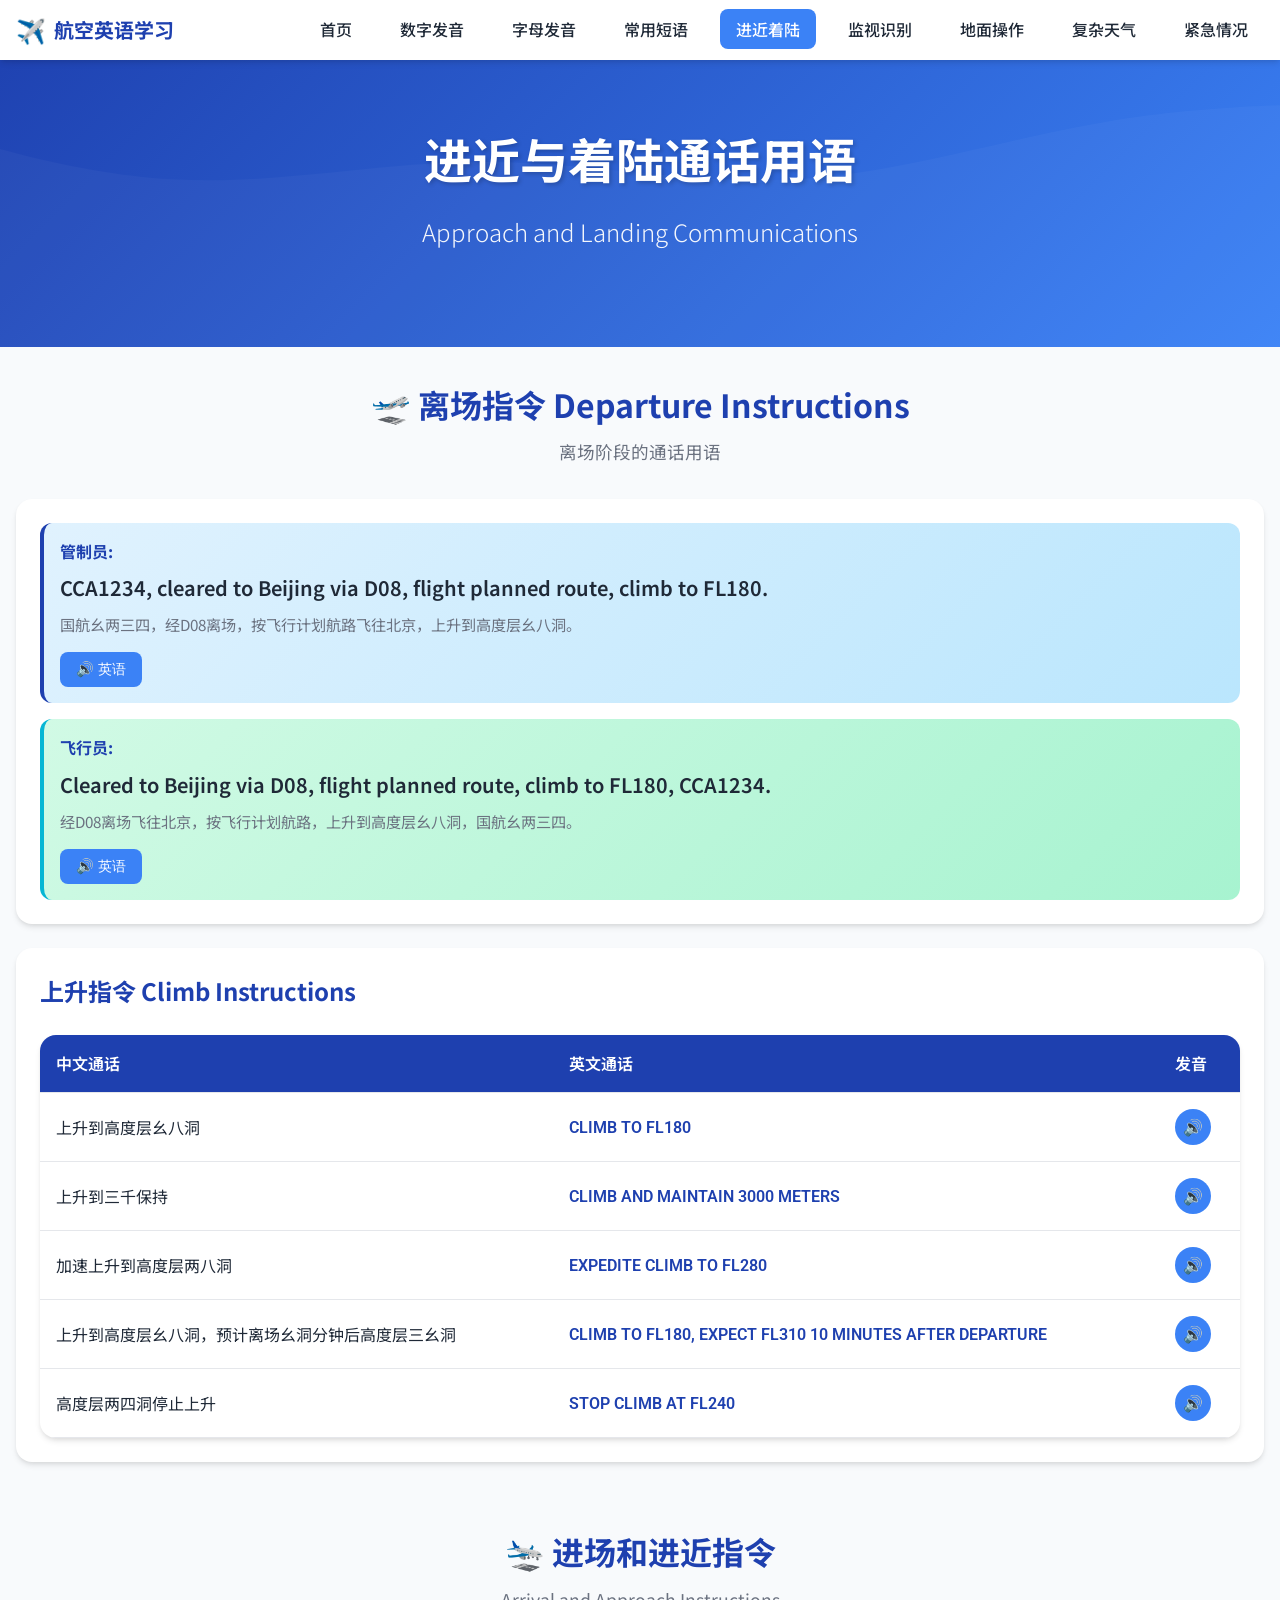
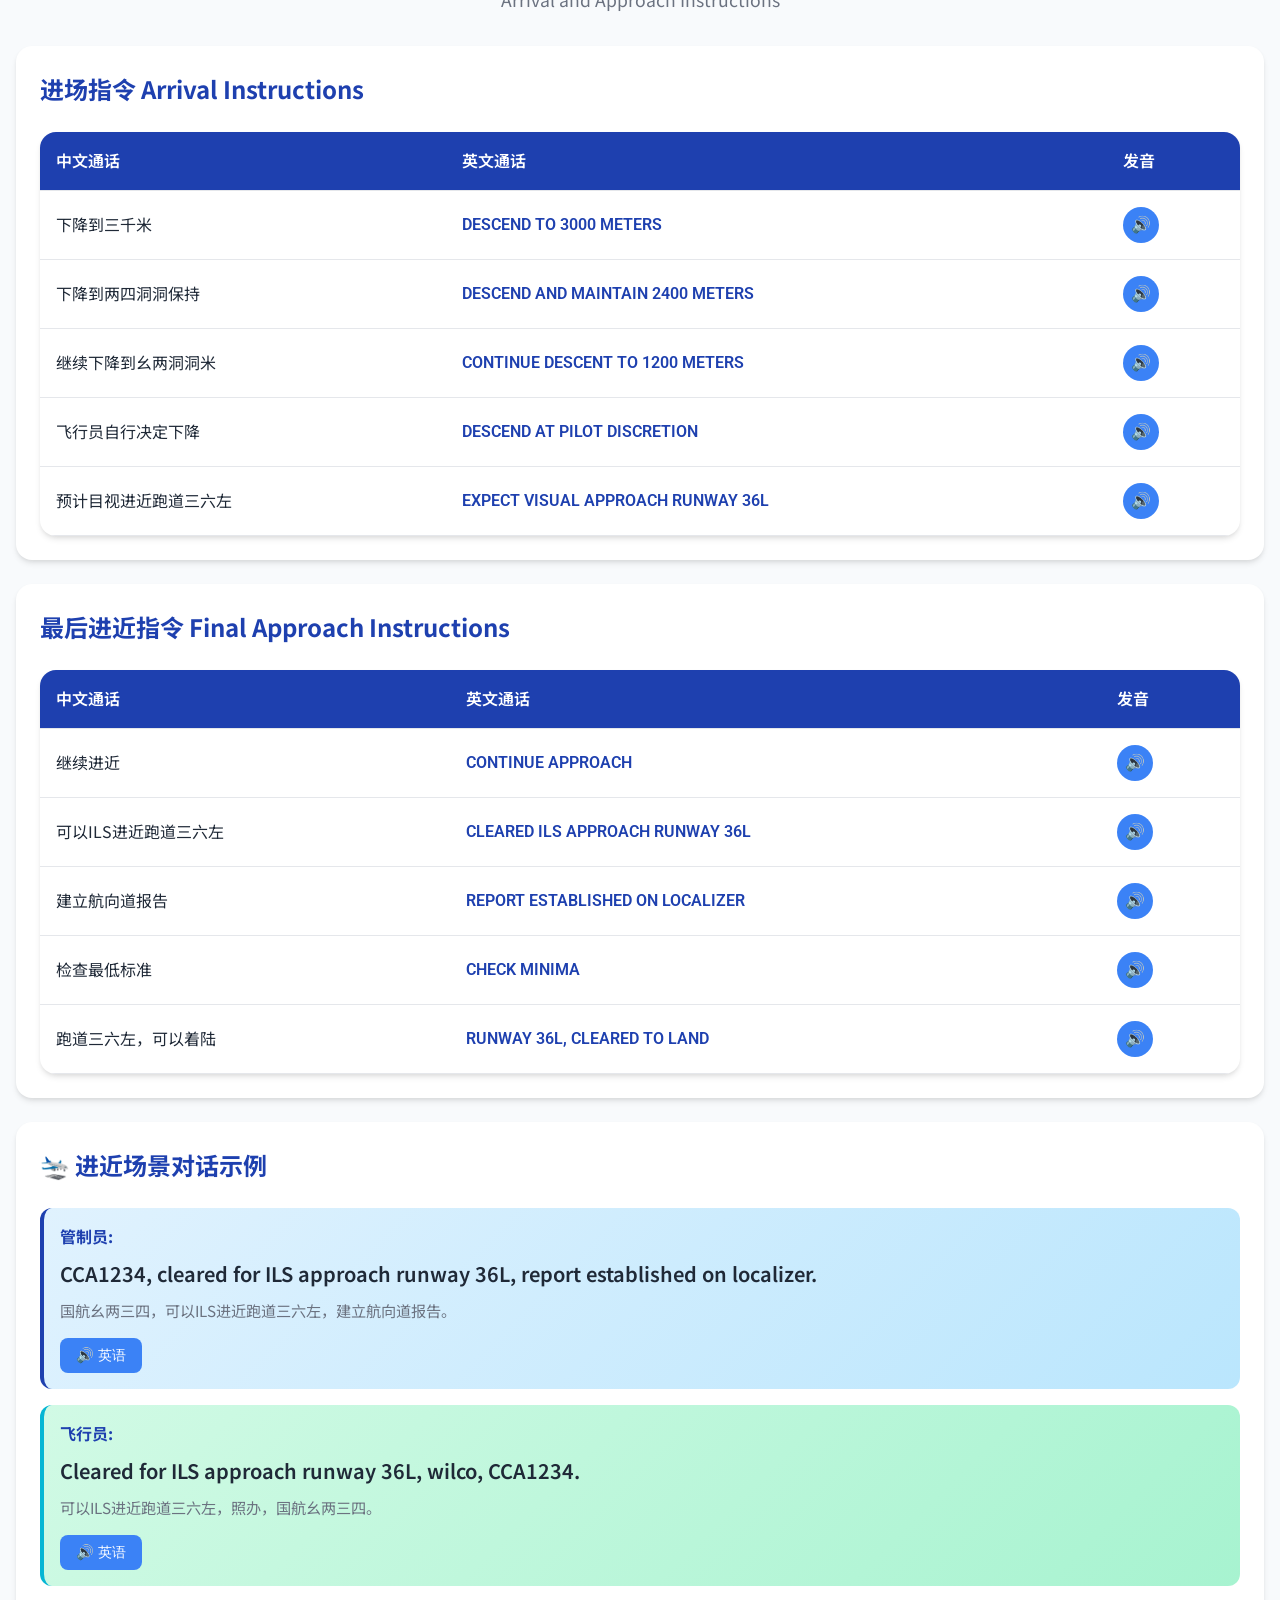
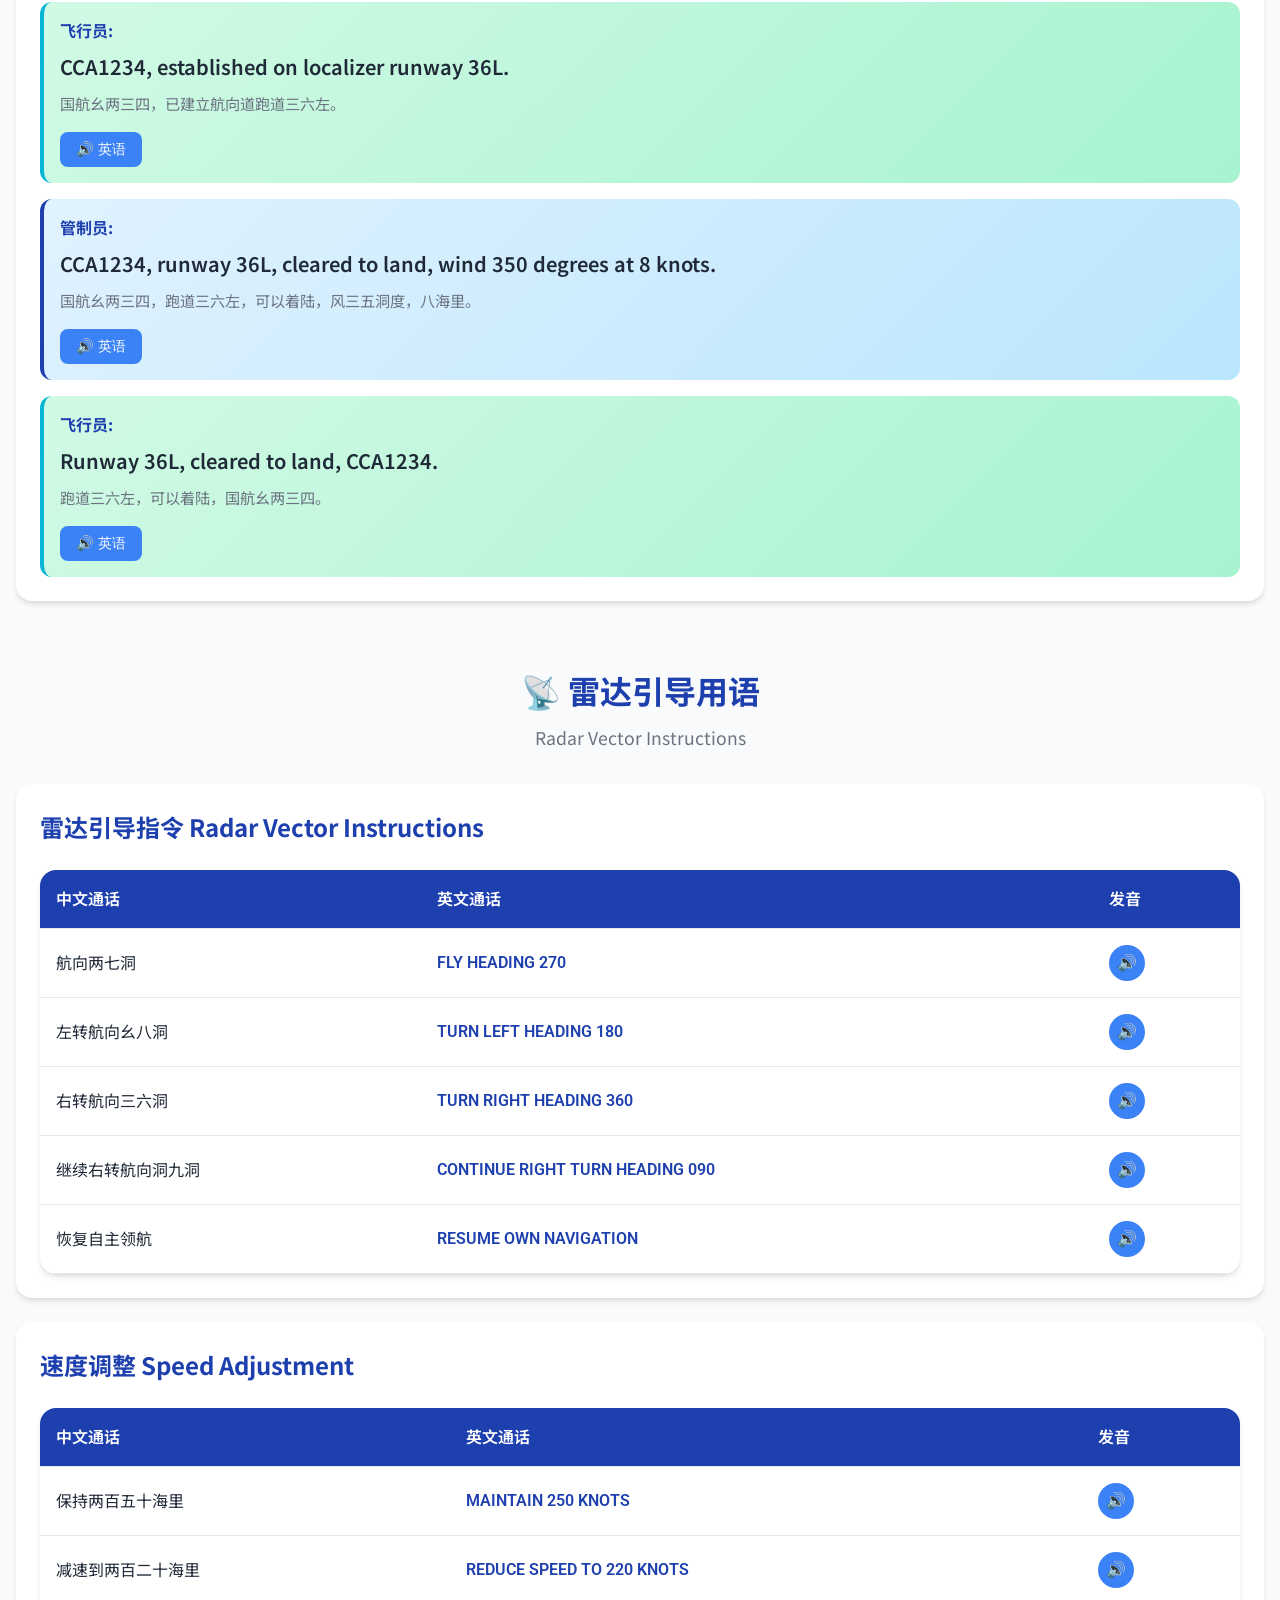
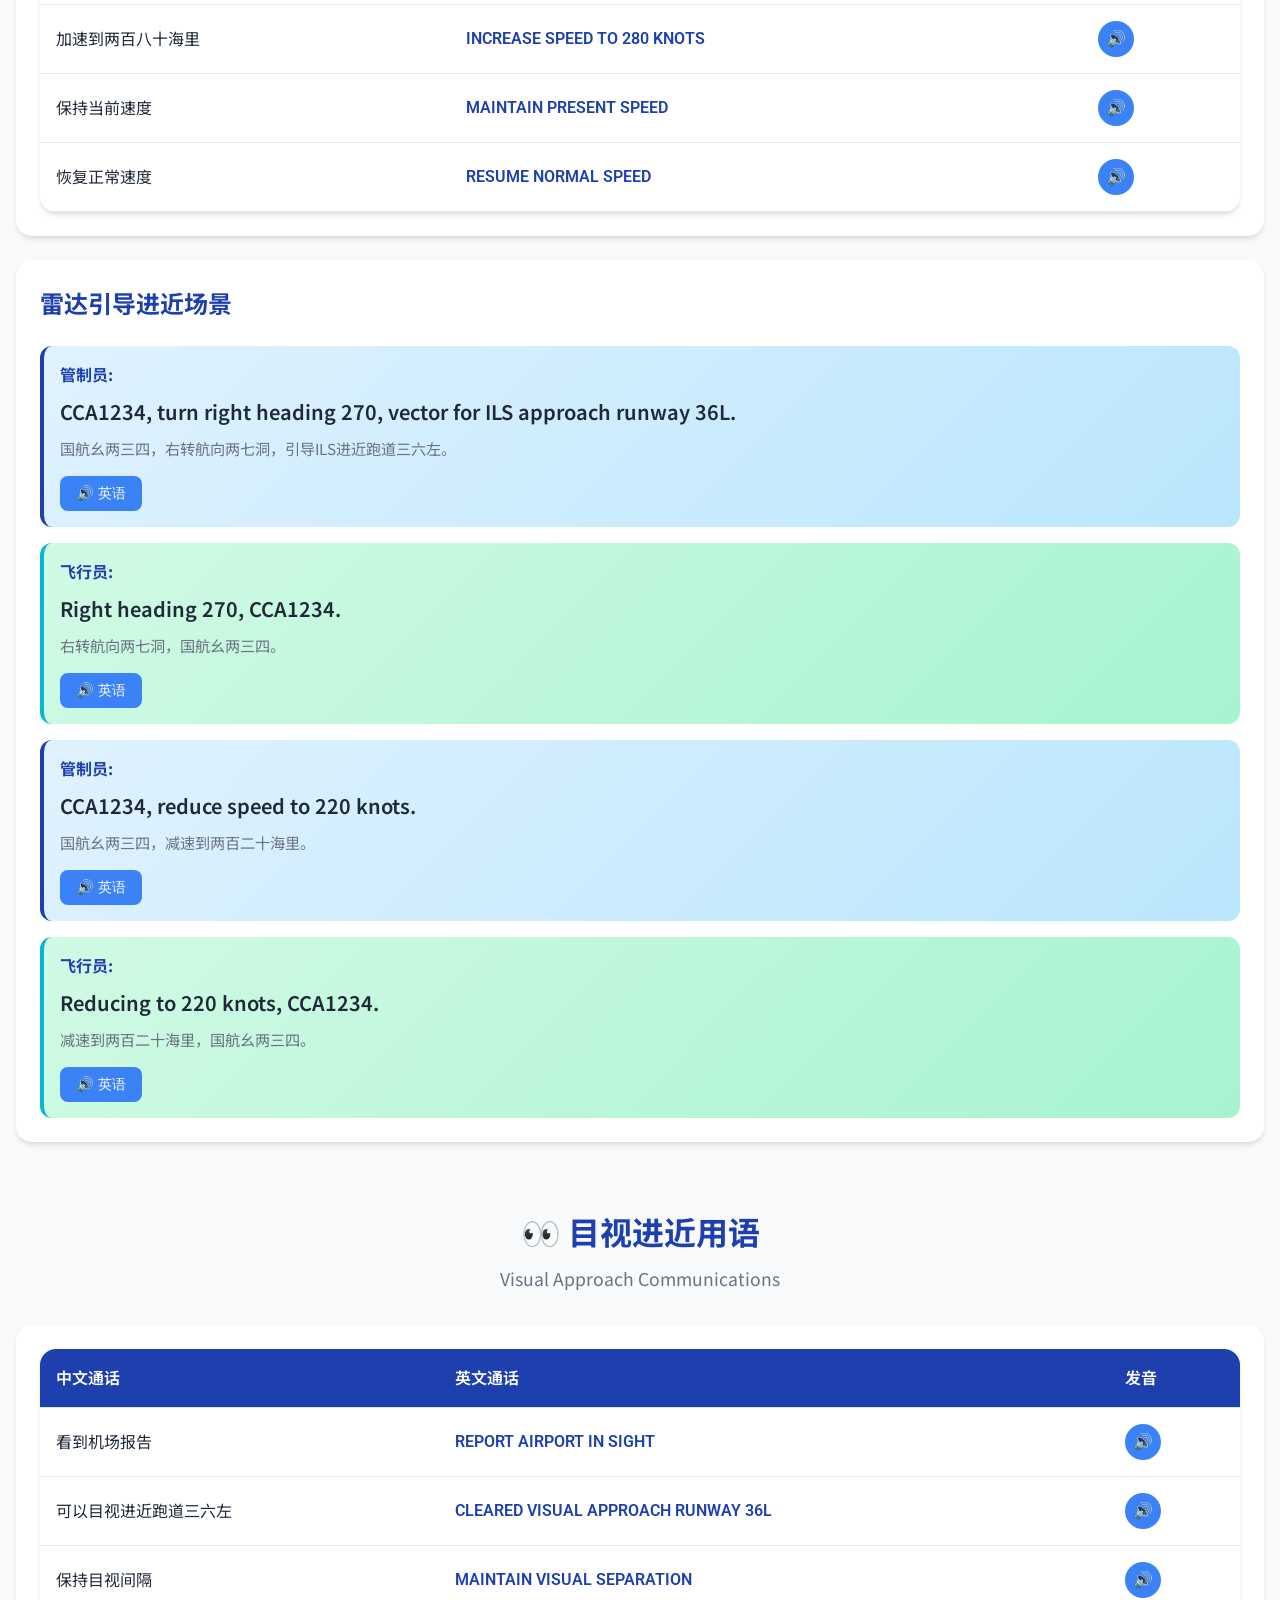
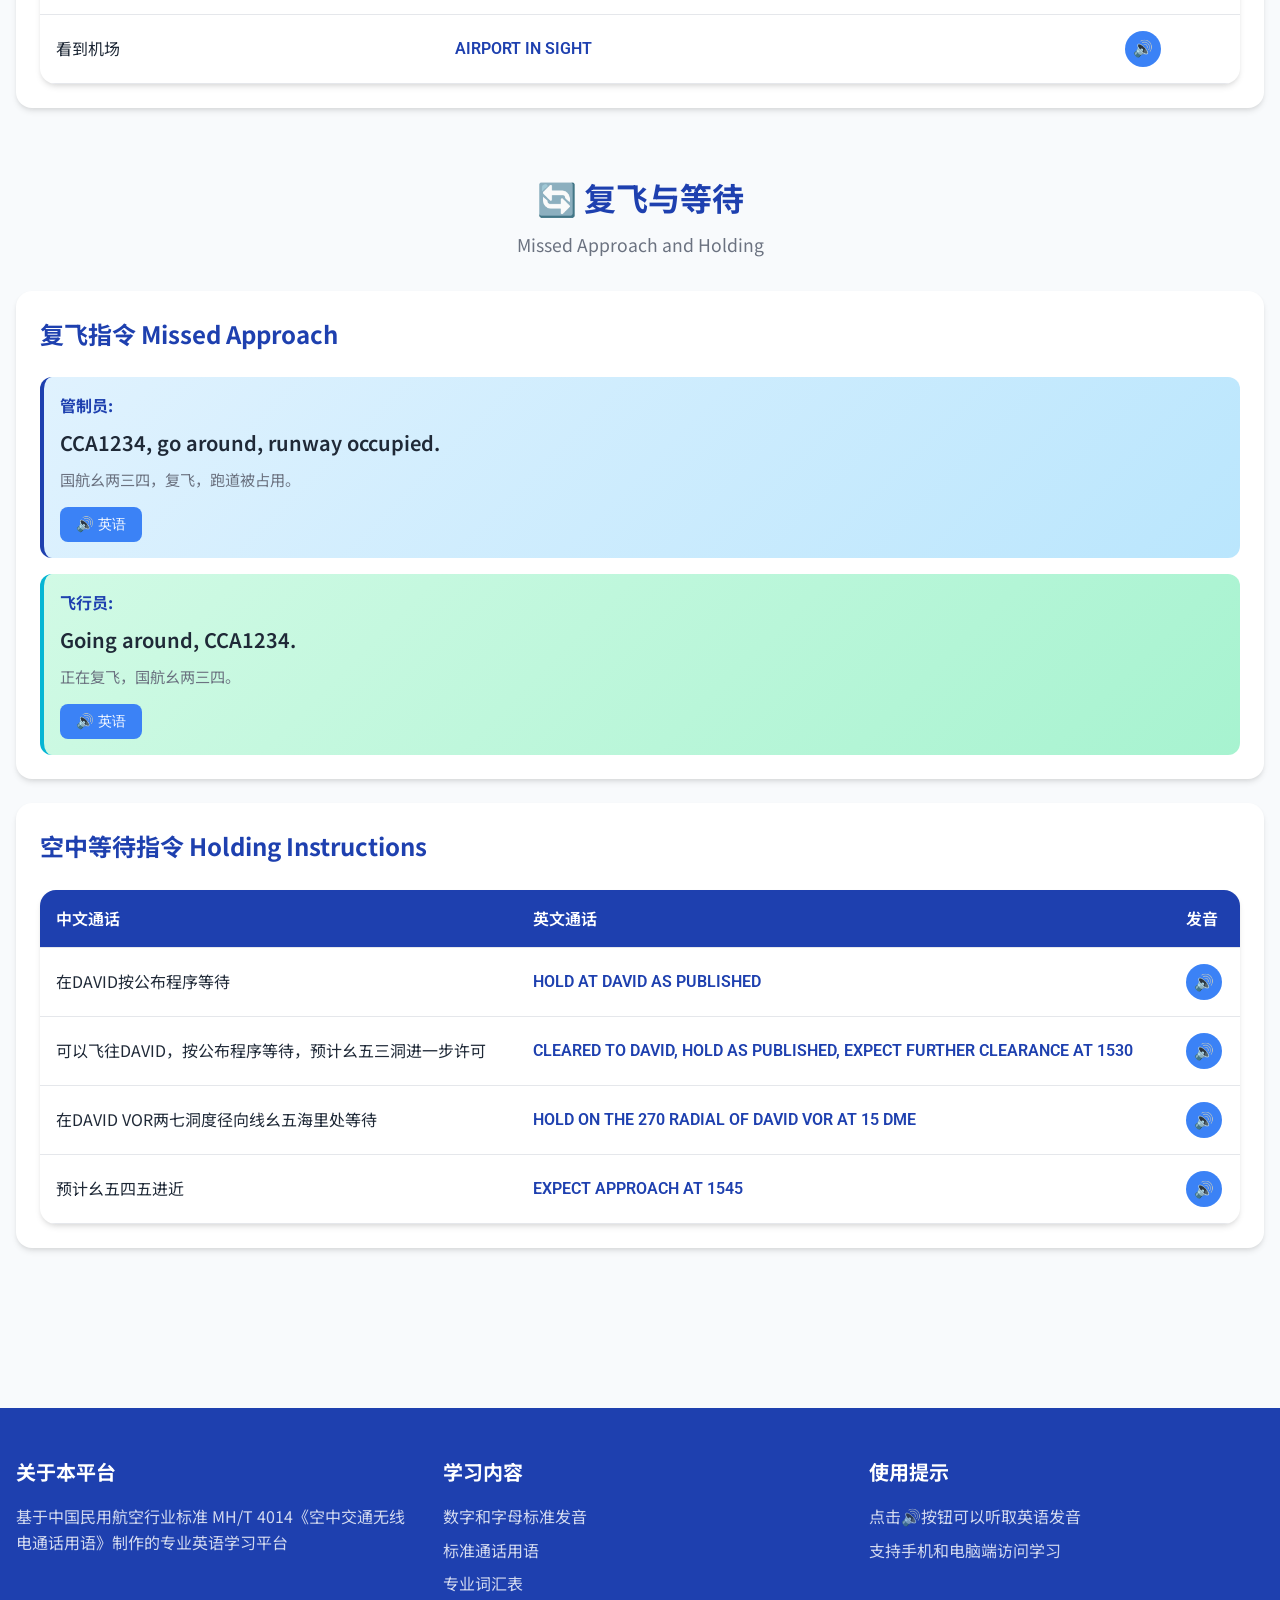
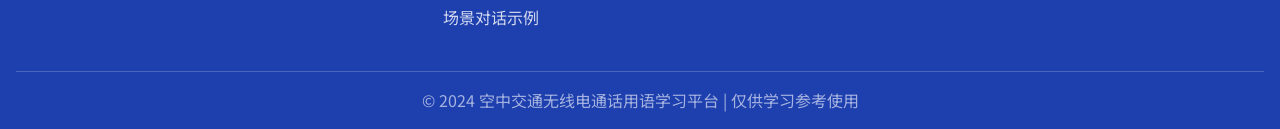
<file: approach.html>
<!DOCTYPE html>
<html lang="zh-CN">
<head>
    <meta charset="UTF-8">
    <meta name="viewport" content="width=device-width, initial-scale=1.0">
    <title>进近与着陆 - 空中交通无线电通话用语学习</title>
    <link rel="stylesheet" href="styles.css">
    <link rel="preconnect" href="https://fonts.googleapis.com">
    <link rel="preconnect" href="https://fonts.gstatic.com" crossorigin>
    <link href="https://fonts.googleapis.com/css2?family=Noto+Sans+SC:wght@300;400;500;700&family=Roboto:wght@300;400;500;700&display=swap" rel="stylesheet">
</head>
<body>
    <nav class="top-nav">
        <div class="nav-container">
            <div class="logo">
                <span class="logo-icon">✈️</span>
                <span class="logo-text">航空英语学习</span>
            </div>
            <button class="menu-toggle" id="menuToggle" aria-label="菜单">
                <span></span>
                <span></span>
                <span></span>
            </button>
            <ul class="nav-menu" id="navMenu">
                <li><a href="index.html">首页</a></li>
                <li><a href="index.html#numbers">数字发音</a></li>
                <li><a href="index.html#letters">字母发音</a></li>
                <li><a href="index.html#phrases">常用短语</a></li>
                <li><a href="approach.html" class="active">进近着陆</a></li>
                <li><a href="surveillance.html">监视识别</a></li>
                <li><a href="ground-operations.html">地面操作</a></li>
                <li><a href="weather.html">复杂天气</a></li>
                <li><a href="emergency.html">紧急情况</a></li>
            </ul>
        </div>
    </nav>

    <header class="hero hero-small">
        <div class="hero-content">
            <h1>进近与着陆通话用语</h1>
            <p class="subtitle">Approach and Landing Communications</p>
        </div>
    </header>

    <main class="container">
        <!-- 离场指令 -->
        <section id="departure" class="section">
            <div class="section-header">
                <h2>🛫 离场指令 Departure Instructions</h2>
                <p>离场阶段的通话用语</p>
            </div>

            <div class="scenario-card">
                <div class="dialogue">
                    <div class="dialogue-item controller">
                        <span class="role">管制员:</span>
                        <p class="english-text">CCA1234, cleared to Beijing via D08, flight planned route, climb to FL180.</p>
                        <p class="chinese-text">国航幺两三四，经D08离场，按飞行计划航路飞往北京，上升到高度层幺八洞。</p>
                        <button class="dialogue-play-btn" onclick="speak('CCA1234, cleared to Beijing via D08, flight planned route, climb to FL180', 'en-US')">🔊 英语</button>
                    </div>
                    <div class="dialogue-item pilot">
                        <span class="role">飞行员:</span>
                        <p class="english-text">Cleared to Beijing via D08, flight planned route, climb to FL180, CCA1234.</p>
                        <p class="chinese-text">经D08离场飞往北京，按飞行计划航路，上升到高度层幺八洞，国航幺两三四。</p>
                        <button class="dialogue-play-btn" onclick="speak('Cleared to Beijing via D08, flight planned route, climb to FL180, CCA1234', 'en-US')">🔊 英语</button>
                    </div>
                </div>
            </div>

            <div class="scenario-card">
                <h3>上升指令 Climb Instructions</h3>
                <div class="phrase-table-container">
                    <table class="phrase-table">
                        <thead>
                            <tr>
                                <th>中文通话</th>
                                <th>英文通话</th>
                                <th>发音</th>
                            </tr>
                        </thead>
                        <tbody>
                            <tr onclick="speak('Climb to flight level 180', 'en-US')">
                                <td>上升到高度层幺八洞</td>
                                <td class="english">CLIMB TO FL180</td>
                                <td><button class="table-play-btn">🔊</button></td>
                            </tr>
                            <tr onclick="speak('Climb and maintain 3000 meters', 'en-US')">
                                <td>上升到三千保持</td>
                                <td class="english">CLIMB AND MAINTAIN 3000 METERS</td>
                                <td><button class="table-play-btn">🔊</button></td>
                            </tr>
                            <tr onclick="speak('Expedite climb to FL280', 'en-US')">
                                <td>加速上升到高度层两八洞</td>
                                <td class="english">EXPEDITE CLIMB TO FL280</td>
                                <td><button class="table-play-btn">🔊</button></td>
                            </tr>
                            <tr onclick="speak('Climb to FL180, expect FL310 10 minutes after departure', 'en-US')">
                                <td>上升到高度层幺八洞，预计离场幺洞分钟后高度层三幺洞</td>
                                <td class="english">CLIMB TO FL180, EXPECT FL310 10 MINUTES AFTER DEPARTURE</td>
                                <td><button class="table-play-btn">🔊</button></td>
                            </tr>
                            <tr onclick="speak('Stop climb at FL240', 'en-US')">
                                <td>高度层两四洞停止上升</td>
                                <td class="english">STOP CLIMB AT FL240</td>
                                <td><button class="table-play-btn">🔊</button></td>
                            </tr>
                        </tbody>
                    </table>
                </div>
            </div>
        </section>

        <!-- 进场和进近指令 -->
        <section id="arrival" class="section">
            <div class="section-header">
                <h2>🛬 进场和进近指令</h2>
                <p>Arrival and Approach Instructions</p>
            </div>

            <div class="scenario-card">
                <h3>进场指令 Arrival Instructions</h3>
                <div class="phrase-table-container">
                    <table class="phrase-table">
                        <thead>
                            <tr>
                                <th>中文通话</th>
                                <th>英文通话</th>
                                <th>发音</th>
                            </tr>
                        </thead>
                        <tbody>
                            <tr onclick="speak('Descend to 3000 meters', 'en-US')">
                                <td>下降到三千米</td>
                                <td class="english">DESCEND TO 3000 METERS</td>
                                <td><button class="table-play-btn">🔊</button></td>
                            </tr>
                            <tr onclick="speak('Descend and maintain 2400 meters', 'en-US')">
                                <td>下降到两四洞洞保持</td>
                                <td class="english">DESCEND AND MAINTAIN 2400 METERS</td>
                                <td><button class="table-play-btn">🔊</button></td>
                            </tr>
                            <tr onclick="speak('Continue descent to 1200 meters', 'en-US')">
                                <td>继续下降到幺两洞洞米</td>
                                <td class="english">CONTINUE DESCENT TO 1200 METERS</td>
                                <td><button class="table-play-btn">🔊</button></td>
                            </tr>
                            <tr onclick="speak('Descend at pilot discretion', 'en-US')">
                                <td>飞行员自行决定下降</td>
                                <td class="english">DESCEND AT PILOT DISCRETION</td>
                                <td><button class="table-play-btn">🔊</button></td>
                            </tr>
                            <tr onclick="speak('Expect visual approach runway 36L', 'en-US')">
                                <td>预计目视进近跑道三六左</td>
                                <td class="english">EXPECT VISUAL APPROACH RUNWAY 36L</td>
                                <td><button class="table-play-btn">🔊</button></td>
                            </tr>
                        </tbody>
                    </table>
                </div>
            </div>

            <div class="scenario-card">
                <h3>最后进近指令 Final Approach Instructions</h3>
                <div class="phrase-table-container">
                    <table class="phrase-table">
                        <thead>
                            <tr>
                                <th>中文通话</th>
                                <th>英文通话</th>
                                <th>发音</th>
                            </tr>
                        </thead>
                        <tbody>
                            <tr onclick="speak('Continue approach', 'en-US')">
                                <td>继续进近</td>
                                <td class="english">CONTINUE APPROACH</td>
                                <td><button class="table-play-btn">🔊</button></td>
                            </tr>
                            <tr onclick="speak('Cleared ILS approach runway 36L', 'en-US')">
                                <td>可以ILS进近跑道三六左</td>
                                <td class="english">CLEARED ILS APPROACH RUNWAY 36L</td>
                                <td><button class="table-play-btn">🔊</button></td>
                            </tr>
                            <tr onclick="speak('Report established on localizer', 'en-US')">
                                <td>建立航向道报告</td>
                                <td class="english">REPORT ESTABLISHED ON LOCALIZER</td>
                                <td><button class="table-play-btn">🔊</button></td>
                            </tr>
                            <tr onclick="speak('Check minimums', 'en-US')">
                                <td>检查最低标准</td>
                                <td class="english">CHECK MINIMA</td>
                                <td><button class="table-play-btn">🔊</button></td>
                            </tr>
                            <tr onclick="speak('Runway 36L, cleared to land', 'en-US')">
                                <td>跑道三六左，可以着陆</td>
                                <td class="english">RUNWAY 36L, CLEARED TO LAND</td>
                                <td><button class="table-play-btn">🔊</button></td>
                            </tr>
                        </tbody>
                    </table>
                </div>
            </div>

            <div class="scenario-card">
                <h3>🛬 进近场景对话示例</h3>
                <div class="dialogue">
                    <div class="dialogue-item controller">
                        <span class="role">管制员:</span>
                        <p class="english-text">CCA1234, cleared for ILS approach runway 36L, report established on localizer.</p>
                        <p class="chinese-text">国航幺两三四，可以ILS进近跑道三六左，建立航向道报告。</p>
                        <button class="dialogue-play-btn" onclick="speak('CCA1234, cleared for ILS approach runway 36L, report established on localizer', 'en-US')">🔊 英语</button>
                    </div>
                    <div class="dialogue-item pilot">
                        <span class="role">飞行员:</span>
                        <p class="english-text">Cleared for ILS approach runway 36L, wilco, CCA1234.</p>
                        <p class="chinese-text">可以ILS进近跑道三六左，照办，国航幺两三四。</p>
                        <button class="dialogue-play-btn" onclick="speak('Cleared for ILS approach runway 36L, wilco, CCA1234', 'en-US')">🔊 英语</button>
                    </div>
                    <div class="dialogue-item pilot">
                        <span class="role">飞行员:</span>
                        <p class="english-text">CCA1234, established on localizer runway 36L.</p>
                        <p class="chinese-text">国航幺两三四，已建立航向道跑道三六左。</p>
                        <button class="dialogue-play-btn" onclick="speak('CCA1234, established on localizer runway 36L', 'en-US')">🔊 英语</button>
                    </div>
                    <div class="dialogue-item controller">
                        <span class="role">管制员:</span>
                        <p class="english-text">CCA1234, runway 36L, cleared to land, wind 350 degrees at 8 knots.</p>
                        <p class="chinese-text">国航幺两三四，跑道三六左，可以着陆，风三五洞度，八海里。</p>
                        <button class="dialogue-play-btn" onclick="speak('CCA1234, runway 36L, cleared to land, wind 350 degrees at 8 knots', 'en-US')">🔊 英语</button>
                    </div>
                    <div class="dialogue-item pilot">
                        <span class="role">飞行员:</span>
                        <p class="english-text">Runway 36L, cleared to land, CCA1234.</p>
                        <p class="chinese-text">跑道三六左，可以着陆，国航幺两三四。</p>
                        <button class="dialogue-play-btn" onclick="speak('Runway 36L, cleared to land, CCA1234', 'en-US')">🔊 英语</button>
                    </div>
                </div>
            </div>
        </section>

        <!-- 雷达引导 -->
        <section id="radar-vector" class="section">
            <div class="section-header">
                <h2>📡 雷达引导用语</h2>
                <p>Radar Vector Instructions</p>
            </div>

            <div class="scenario-card">
                <h3>雷达引导指令 Radar Vector Instructions</h3>
                <div class="phrase-table-container">
                    <table class="phrase-table">
                        <thead>
                            <tr>
                                <th>中文通话</th>
                                <th>英文通话</th>
                                <th>发音</th>
                            </tr>
                        </thead>
                        <tbody>
                            <tr onclick="speak('Fly heading 270', 'en-US')">
                                <td>航向两七洞</td>
                                <td class="english">FLY HEADING 270</td>
                                <td><button class="table-play-btn">🔊</button></td>
                            </tr>
                            <tr onclick="speak('Turn left heading 180', 'en-US')">
                                <td>左转航向幺八洞</td>
                                <td class="english">TURN LEFT HEADING 180</td>
                                <td><button class="table-play-btn">🔊</button></td>
                            </tr>
                            <tr onclick="speak('Turn right heading 360', 'en-US')">
                                <td>右转航向三六洞</td>
                                <td class="english">TURN RIGHT HEADING 360</td>
                                <td><button class="table-play-btn">🔊</button></td>
                            </tr>
                            <tr onclick="speak('Continue right turn heading 090', 'en-US')">
                                <td>继续右转航向洞九洞</td>
                                <td class="english">CONTINUE RIGHT TURN HEADING 090</td>
                                <td><button class="table-play-btn">🔊</button></td>
                            </tr>
                            <tr onclick="speak('Resume own navigation', 'en-US')">
                                <td>恢复自主领航</td>
                                <td class="english">RESUME OWN NAVIGATION</td>
                                <td><button class="table-play-btn">🔊</button></td>
                            </tr>
                        </tbody>
                    </table>
                </div>
            </div>

            <div class="scenario-card">
                <h3>速度调整 Speed Adjustment</h3>
                <div class="phrase-table-container">
                    <table class="phrase-table">
                        <thead>
                            <tr>
                                <th>中文通话</th>
                                <th>英文通话</th>
                                <th>发音</th>
                            </tr>
                        </thead>
                        <tbody>
                            <tr onclick="speak('Maintain 250 knots', 'en-US')">
                                <td>保持两百五十海里</td>
                                <td class="english">MAINTAIN 250 KNOTS</td>
                                <td><button class="table-play-btn">🔊</button></td>
                            </tr>
                            <tr onclick="speak('Reduce speed to 220 knots', 'en-US')">
                                <td>减速到两百二十海里</td>
                                <td class="english">REDUCE SPEED TO 220 KNOTS</td>
                                <td><button class="table-play-btn">🔊</button></td>
                            </tr>
                            <tr onclick="speak('Increase speed to 280 knots', 'en-US')">
                                <td>加速到两百八十海里</td>
                                <td class="english">INCREASE SPEED TO 280 KNOTS</td>
                                <td><button class="table-play-btn">🔊</button></td>
                            </tr>
                            <tr onclick="speak('Maintain present speed', 'en-US')">
                                <td>保持当前速度</td>
                                <td class="english">MAINTAIN PRESENT SPEED</td>
                                <td><button class="table-play-btn">🔊</button></td>
                            </tr>
                            <tr onclick="speak('Resume normal speed', 'en-US')">
                                <td>恢复正常速度</td>
                                <td class="english">RESUME NORMAL SPEED</td>
                                <td><button class="table-play-btn">🔊</button></td>
                            </tr>
                        </tbody>
                    </table>
                </div>
            </div>

            <div class="scenario-card">
                <h3>雷达引导进近场景</h3>
                <div class="dialogue">
                    <div class="dialogue-item controller">
                        <span class="role">管制员:</span>
                        <p class="english-text">CCA1234, turn right heading 270, vector for ILS approach runway 36L.</p>
                        <p class="chinese-text">国航幺两三四，右转航向两七洞，引导ILS进近跑道三六左。</p>
                        <button class="dialogue-play-btn" onclick="speak('CCA1234, turn right heading 270, vector for ILS approach runway 36L', 'en-US')">🔊 英语</button>
                    </div>
                    <div class="dialogue-item pilot">
                        <span class="role">飞行员:</span>
                        <p class="english-text">Right heading 270, CCA1234.</p>
                        <p class="chinese-text">右转航向两七洞，国航幺两三四。</p>
                        <button class="dialogue-play-btn" onclick="speak('Right heading 270, CCA1234', 'en-US')">🔊 英语</button>
                    </div>
                    <div class="dialogue-item controller">
                        <span class="role">管制员:</span>
                        <p class="english-text">CCA1234, reduce speed to 220 knots.</p>
                        <p class="chinese-text">国航幺两三四，减速到两百二十海里。</p>
                        <button class="dialogue-play-btn" onclick="speak('CCA1234, reduce speed to 220 knots', 'en-US')">🔊 英语</button>
                    </div>
                    <div class="dialogue-item pilot">
                        <span class="role">飞行员:</span>
                        <p class="english-text">Reducing to 220 knots, CCA1234.</p>
                        <p class="chinese-text">减速到两百二十海里，国航幺两三四。</p>
                        <button class="dialogue-play-btn" onclick="speak('Reducing to 220 knots, CCA1234', 'en-US')">🔊 英语</button>
                    </div>
                </div>
            </div>
        </section>

        <!-- 目视进近 -->
        <section id="visual-approach" class="section">
            <div class="section-header">
                <h2>👀 目视进近用语</h2>
                <p>Visual Approach Communications</p>
            </div>

            <div class="scenario-card">
                <div class="phrase-table-container">
                    <table class="phrase-table">
                        <thead>
                            <tr>
                                <th>中文通话</th>
                                <th>英文通话</th>
                                <th>发音</th>
                            </tr>
                        </thead>
                        <tbody>
                            <tr onclick="speak('Report airport in sight', 'en-US')">
                                <td>看到机场报告</td>
                                <td class="english">REPORT AIRPORT IN SIGHT</td>
                                <td><button class="table-play-btn">🔊</button></td>
                            </tr>
                            <tr onclick="speak('Cleared visual approach runway 36L', 'en-US')">
                                <td>可以目视进近跑道三六左</td>
                                <td class="english">CLEARED VISUAL APPROACH RUNWAY 36L</td>
                                <td><button class="table-play-btn">🔊</button></td>
                            </tr>
                            <tr onclick="speak('Maintain visual separation', 'en-US')">
                                <td>保持目视间隔</td>
                                <td class="english">MAINTAIN VISUAL SEPARATION</td>
                                <td><button class="table-play-btn">🔊</button></td>
                            </tr>
                            <tr onclick="speak('Airport in sight', 'en-US')">
                                <td>看到机场</td>
                                <td class="english">AIRPORT IN SIGHT</td>
                                <td><button class="table-play-btn">🔊</button></td>
                            </tr>
                        </tbody>
                    </table>
                </div>
            </div>
        </section>

        <!-- 复飞和等待 -->
        <section id="missed-approach" class="section">
            <div class="section-header">
                <h2>🔄 复飞与等待</h2>
                <p>Missed Approach and Holding</p>
            </div>

            <div class="scenario-card">
                <h3>复飞指令 Missed Approach</h3>
                <div class="dialogue">
                    <div class="dialogue-item controller">
                        <span class="role">管制员:</span>
                        <p class="english-text">CCA1234, go around, runway occupied.</p>
                        <p class="chinese-text">国航幺两三四，复飞，跑道被占用。</p>
                        <button class="dialogue-play-btn" onclick="speak('CCA1234, go around, runway occupied', 'en-US')">🔊 英语</button>
                    </div>
                    <div class="dialogue-item pilot">
                        <span class="role">飞行员:</span>
                        <p class="english-text">Going around, CCA1234.</p>
                        <p class="chinese-text">正在复飞，国航幺两三四。</p>
                        <button class="dialogue-play-btn" onclick="speak('Going around, CCA1234', 'en-US')">🔊 英语</button>
                    </div>
                </div>
            </div>

            <div class="scenario-card">
                <h3>空中等待指令 Holding Instructions</h3>
                <div class="phrase-table-container">
                    <table class="phrase-table">
                        <thead>
                            <tr>
                                <th>中文通话</th>
                                <th>英文通话</th>
                                <th>发音</th>
                            </tr>
                        </thead>
                        <tbody>
                            <tr onclick="speak('Hold at DAVID as published', 'en-US')">
                                <td>在DAVID按公布程序等待</td>
                                <td class="english">HOLD AT DAVID AS PUBLISHED</td>
                                <td><button class="table-play-btn">🔊</button></td>
                            </tr>
                            <tr onclick="speak('Cleared to DAVID, hold as published, expect further clearance at 1530', 'en-US')">
                                <td>可以飞往DAVID，按公布程序等待，预计幺五三洞进一步许可</td>
                                <td class="english">CLEARED TO DAVID, HOLD AS PUBLISHED, EXPECT FURTHER CLEARANCE AT 1530</td>
                                <td><button class="table-play-btn">🔊</button></td>
                            </tr>
                            <tr onclick="speak('Hold on the 270 radial of DAVID VOR at 15 DME', 'en-US')">
                                <td>在DAVID VOR两七洞度径向线幺五海里处等待</td>
                                <td class="english">HOLD ON THE 270 RADIAL OF DAVID VOR AT 15 DME</td>
                                <td><button class="table-play-btn">🔊</button></td>
                            </tr>
                            <tr onclick="speak('Expect approach at 1545', 'en-US')">
                                <td>预计幺五四五进近</td>
                                <td class="english">EXPECT APPROACH AT 1545</td>
                                <td><button class="table-play-btn">🔊</button></td>
                            </tr>
                        </tbody>
                    </table>
                </div>
            </div>
        </section>
    </main>

    <footer class="footer">
        <div class="footer-content">
            <div class="footer-section">
                <h4>关于本平台</h4>
                <p>基于中国民用航空行业标准 MH/T 4014《空中交通无线电通话用语》制作的专业英语学习平台</p>
            </div>
            <div class="footer-section">
                <h4>学习内容</h4>
                <ul>
                    <li>数字和字母标准发音</li>
                    <li>标准通话用语</li>
                    <li>专业词汇表</li>
                    <li>场景对话示例</li>
                </ul>
            </div>
            <div class="footer-section">
                <h4>使用提示</h4>
                <p>点击🔊按钮可以听取英语发音</p>
                <p>支持手机和电脑端访问学习</p>
            </div>
        </div>
        <div class="footer-bottom">
            <p>© 2024 空中交通无线电通话用语学习平台 | 仅供学习参考使用</p>
        </div>
    </footer>

    <script src="script.js"></script>
</body>
</html>
</file>
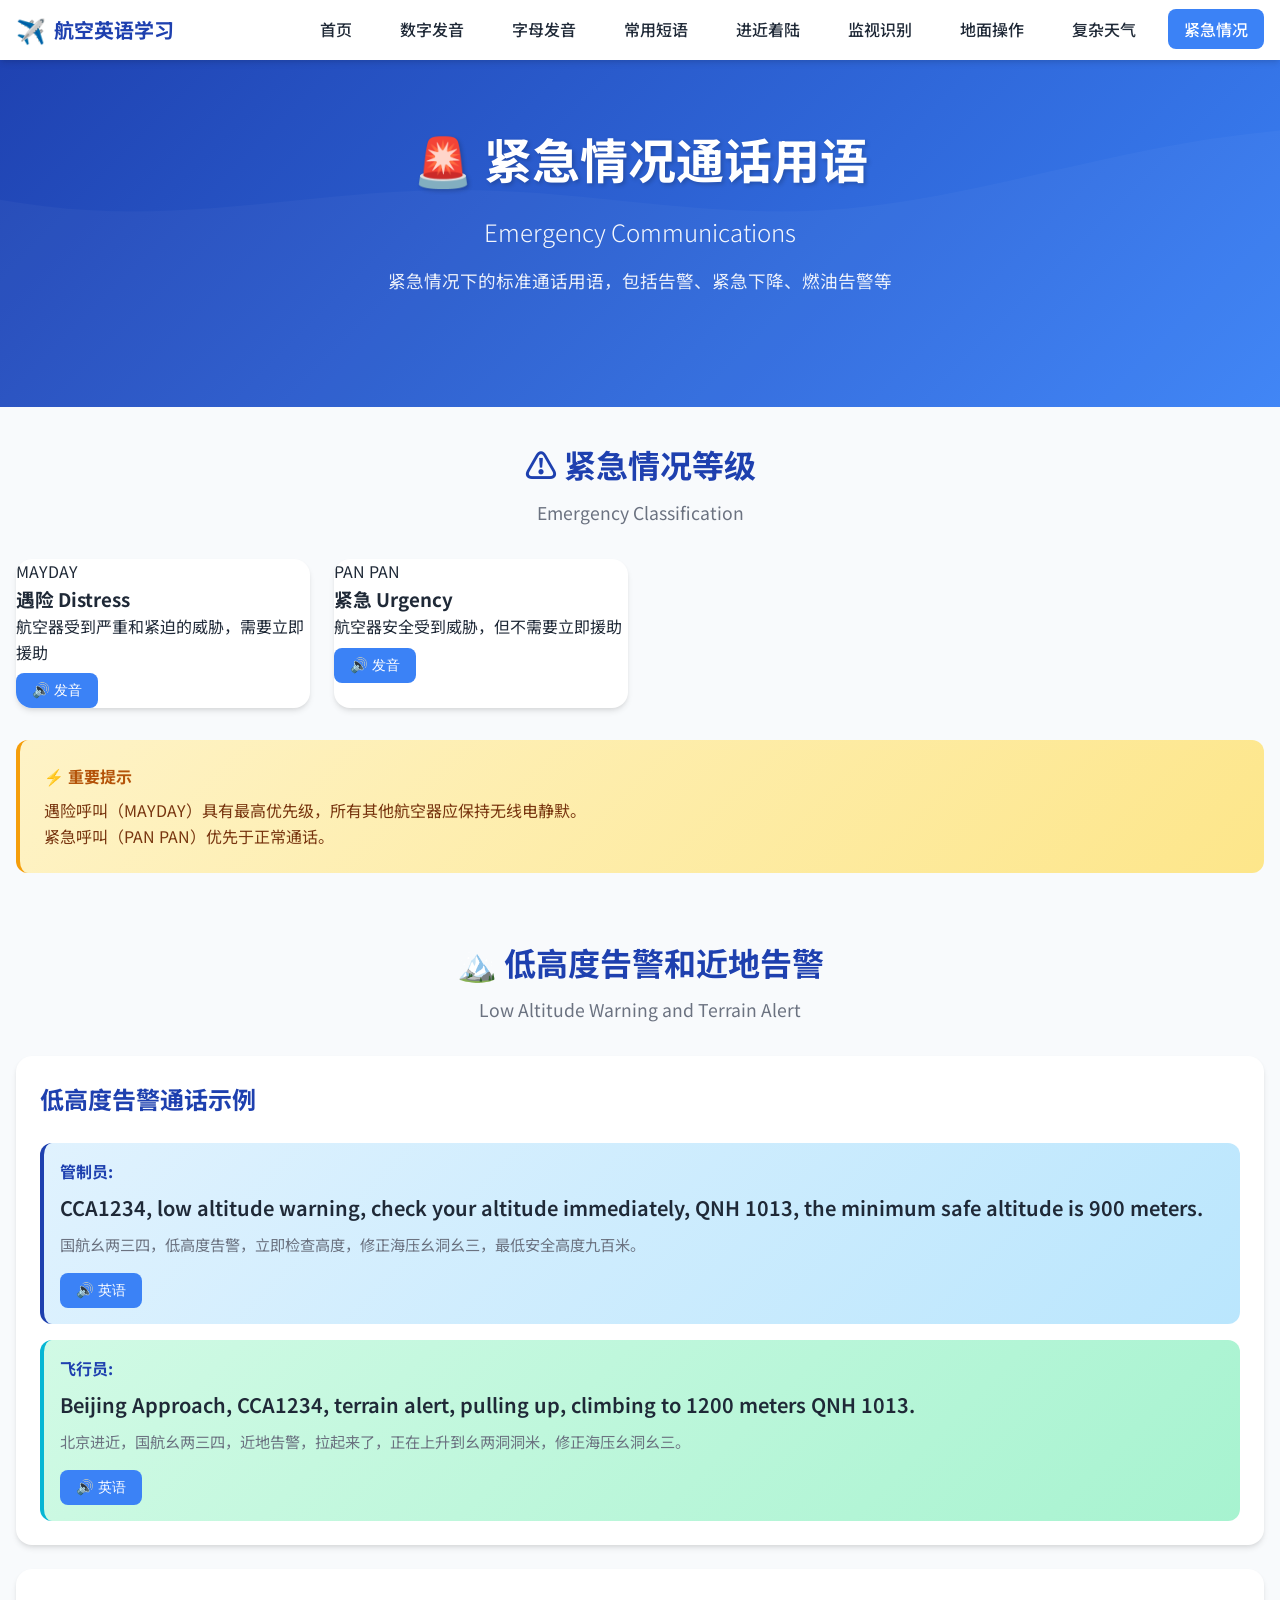
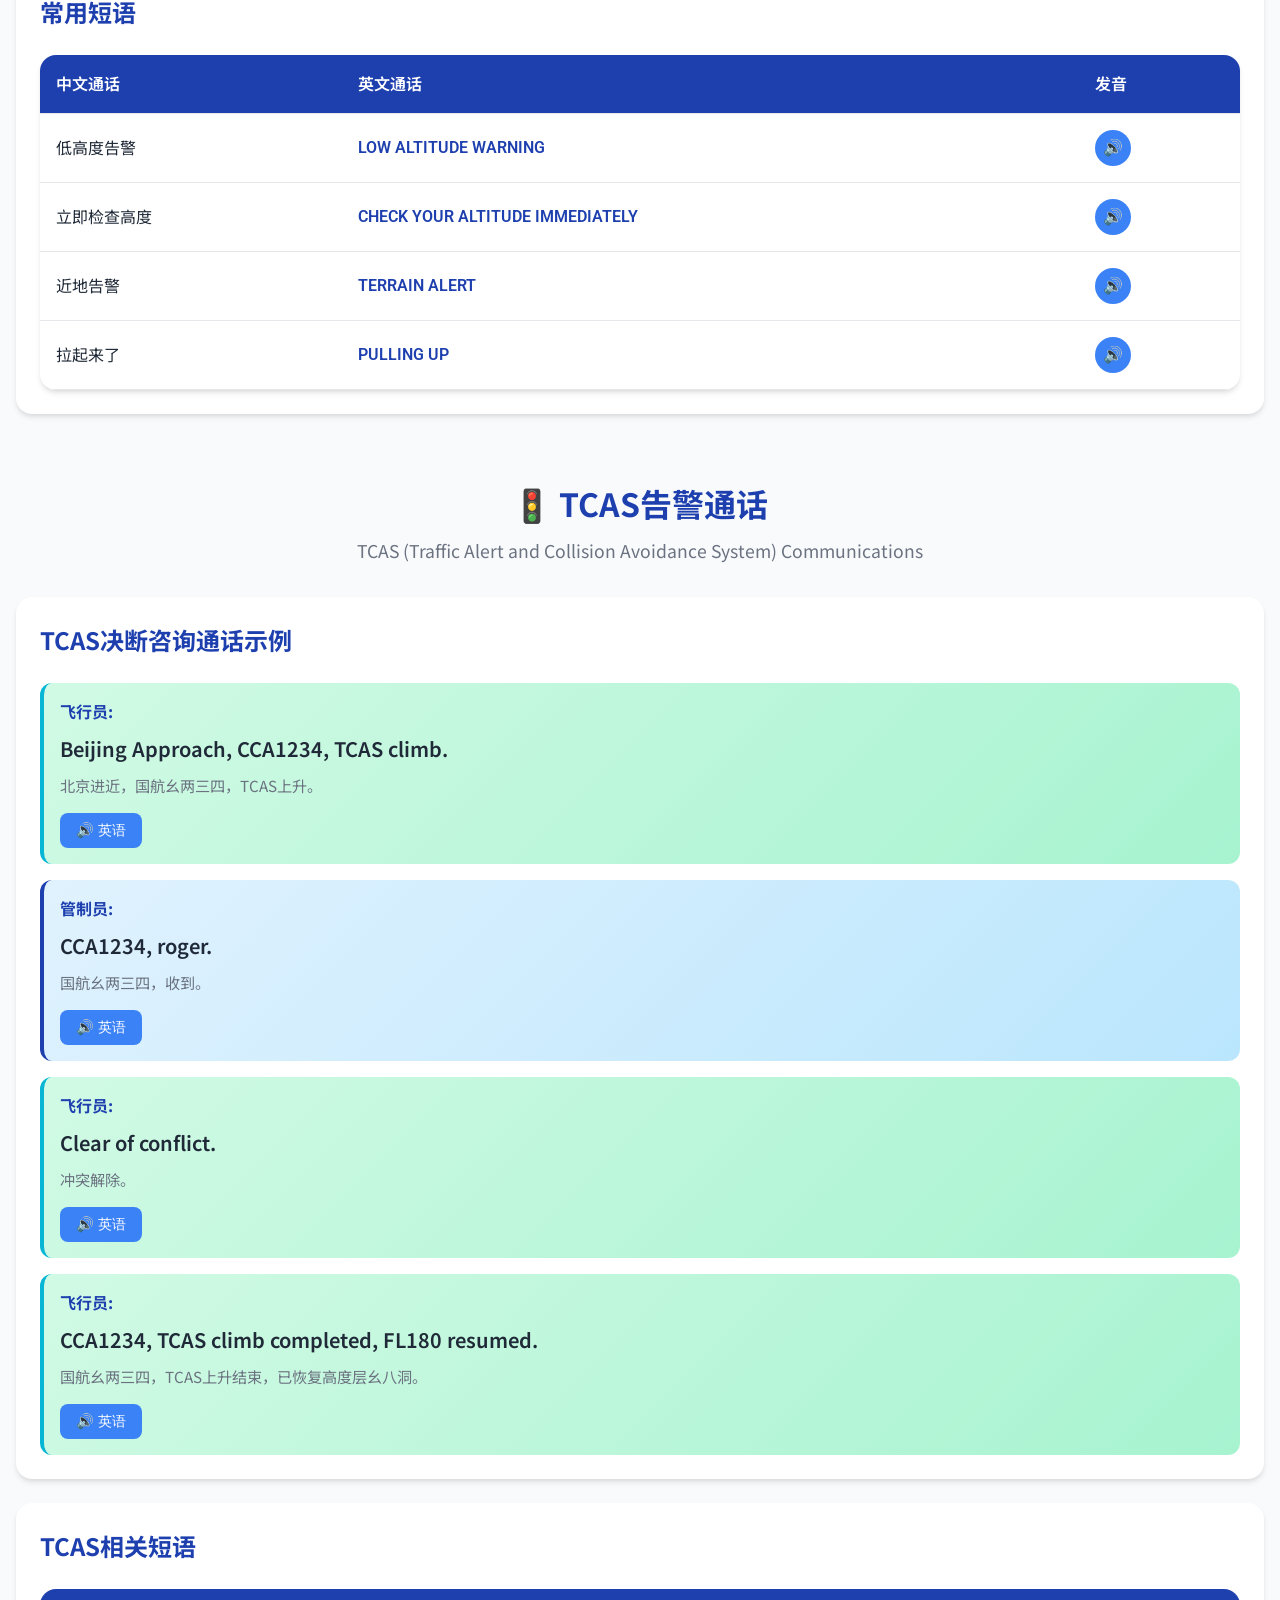
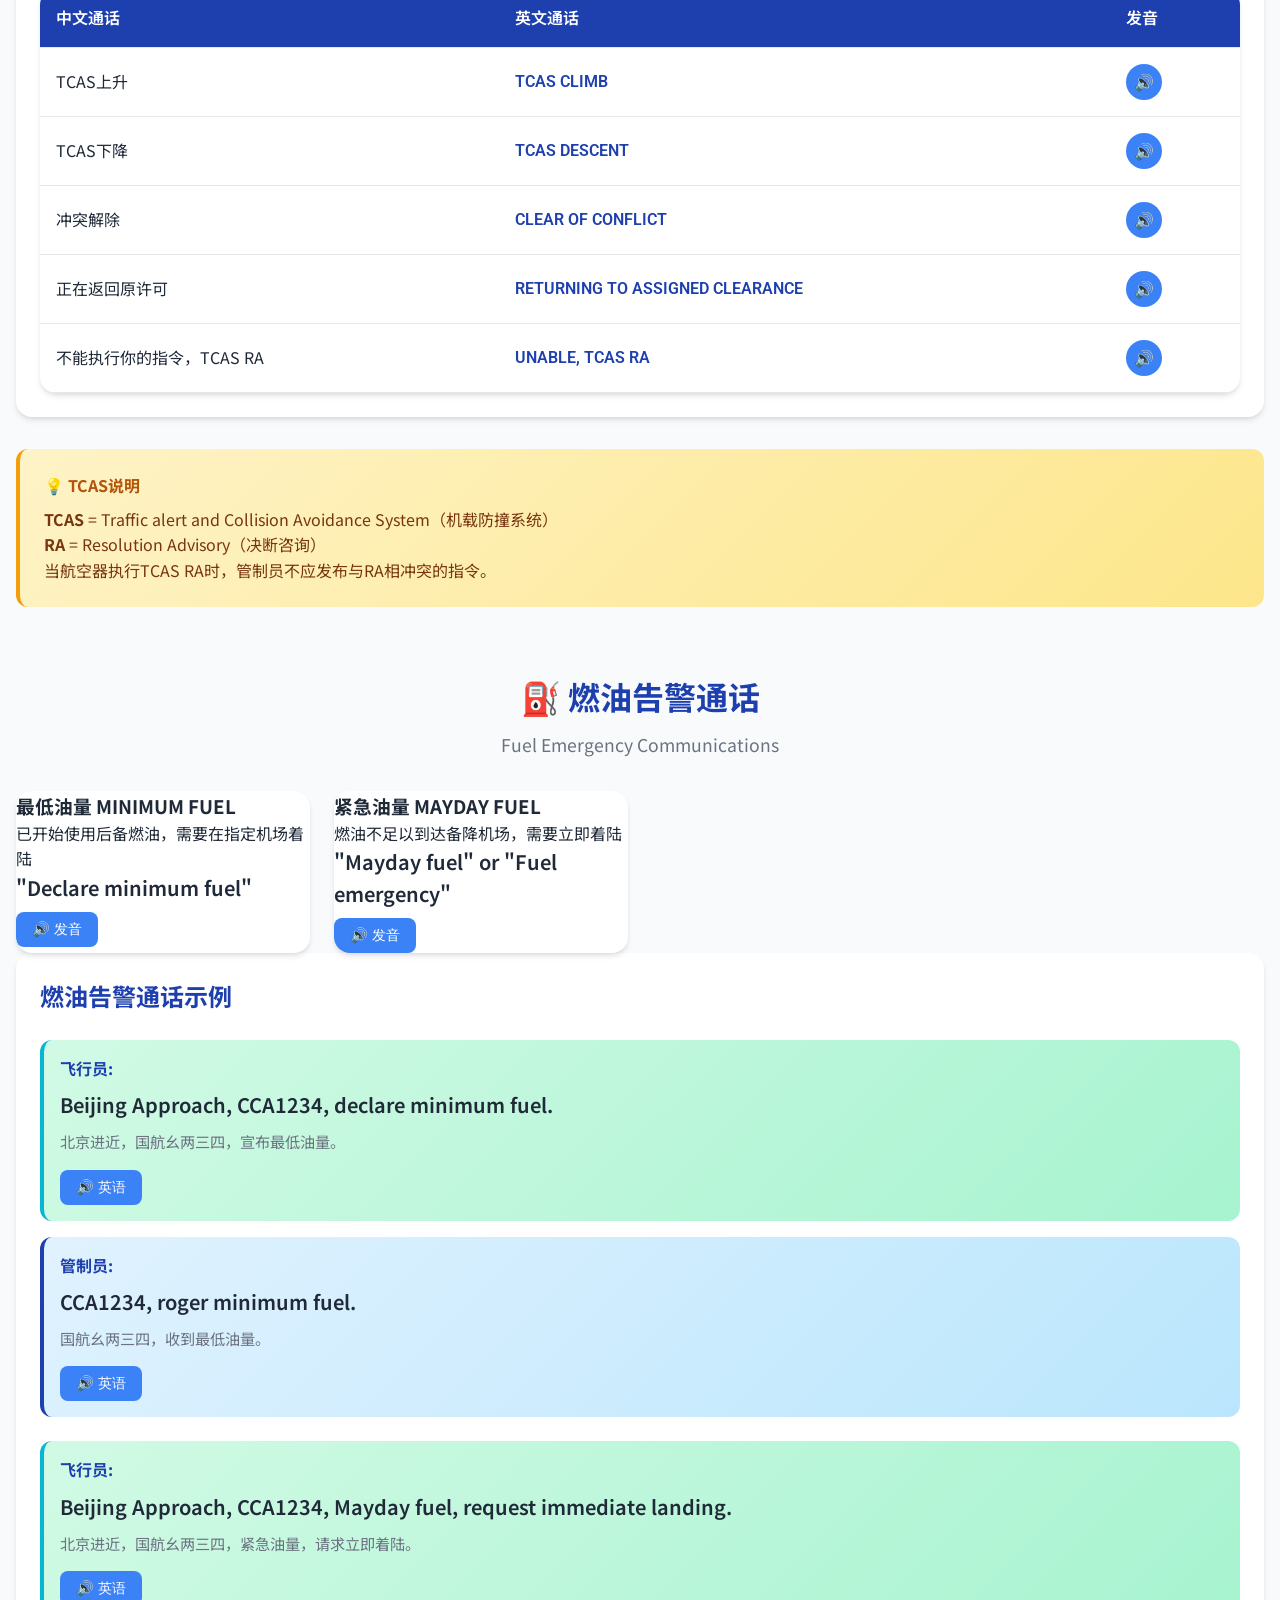
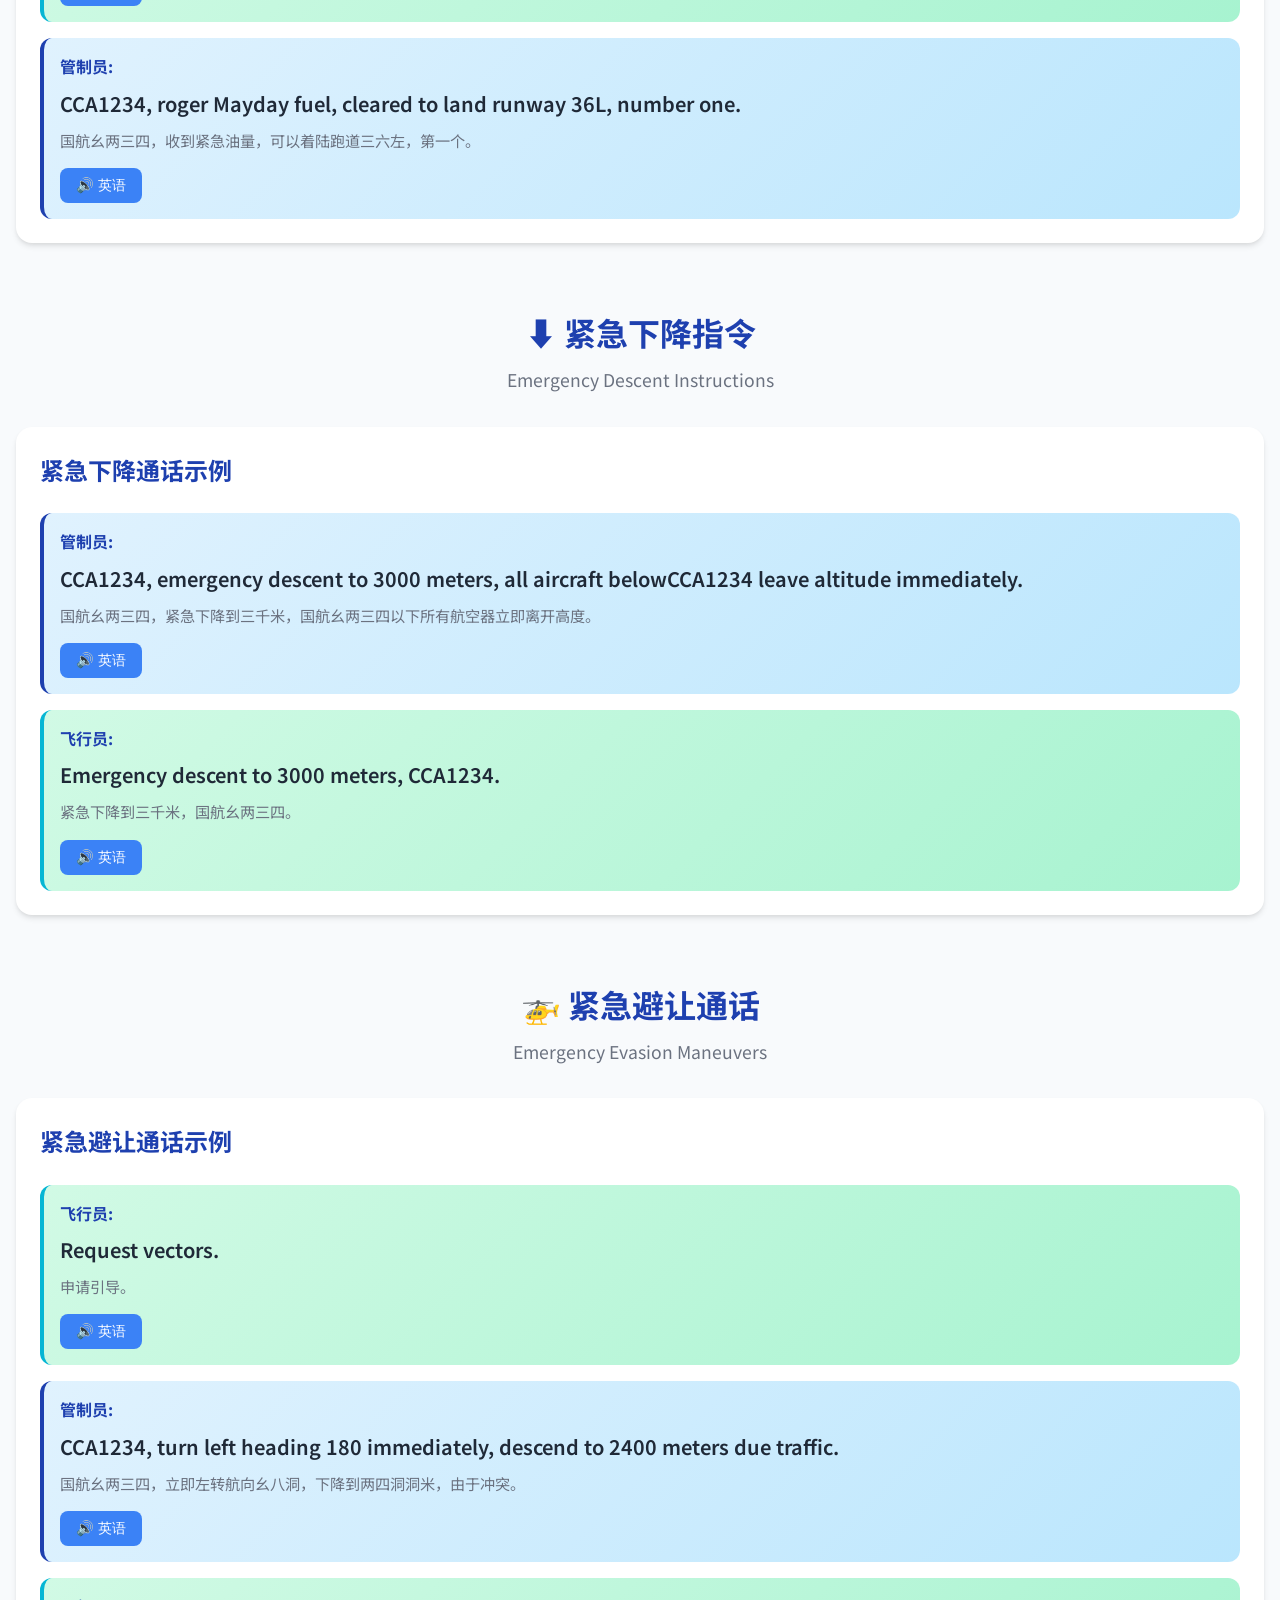
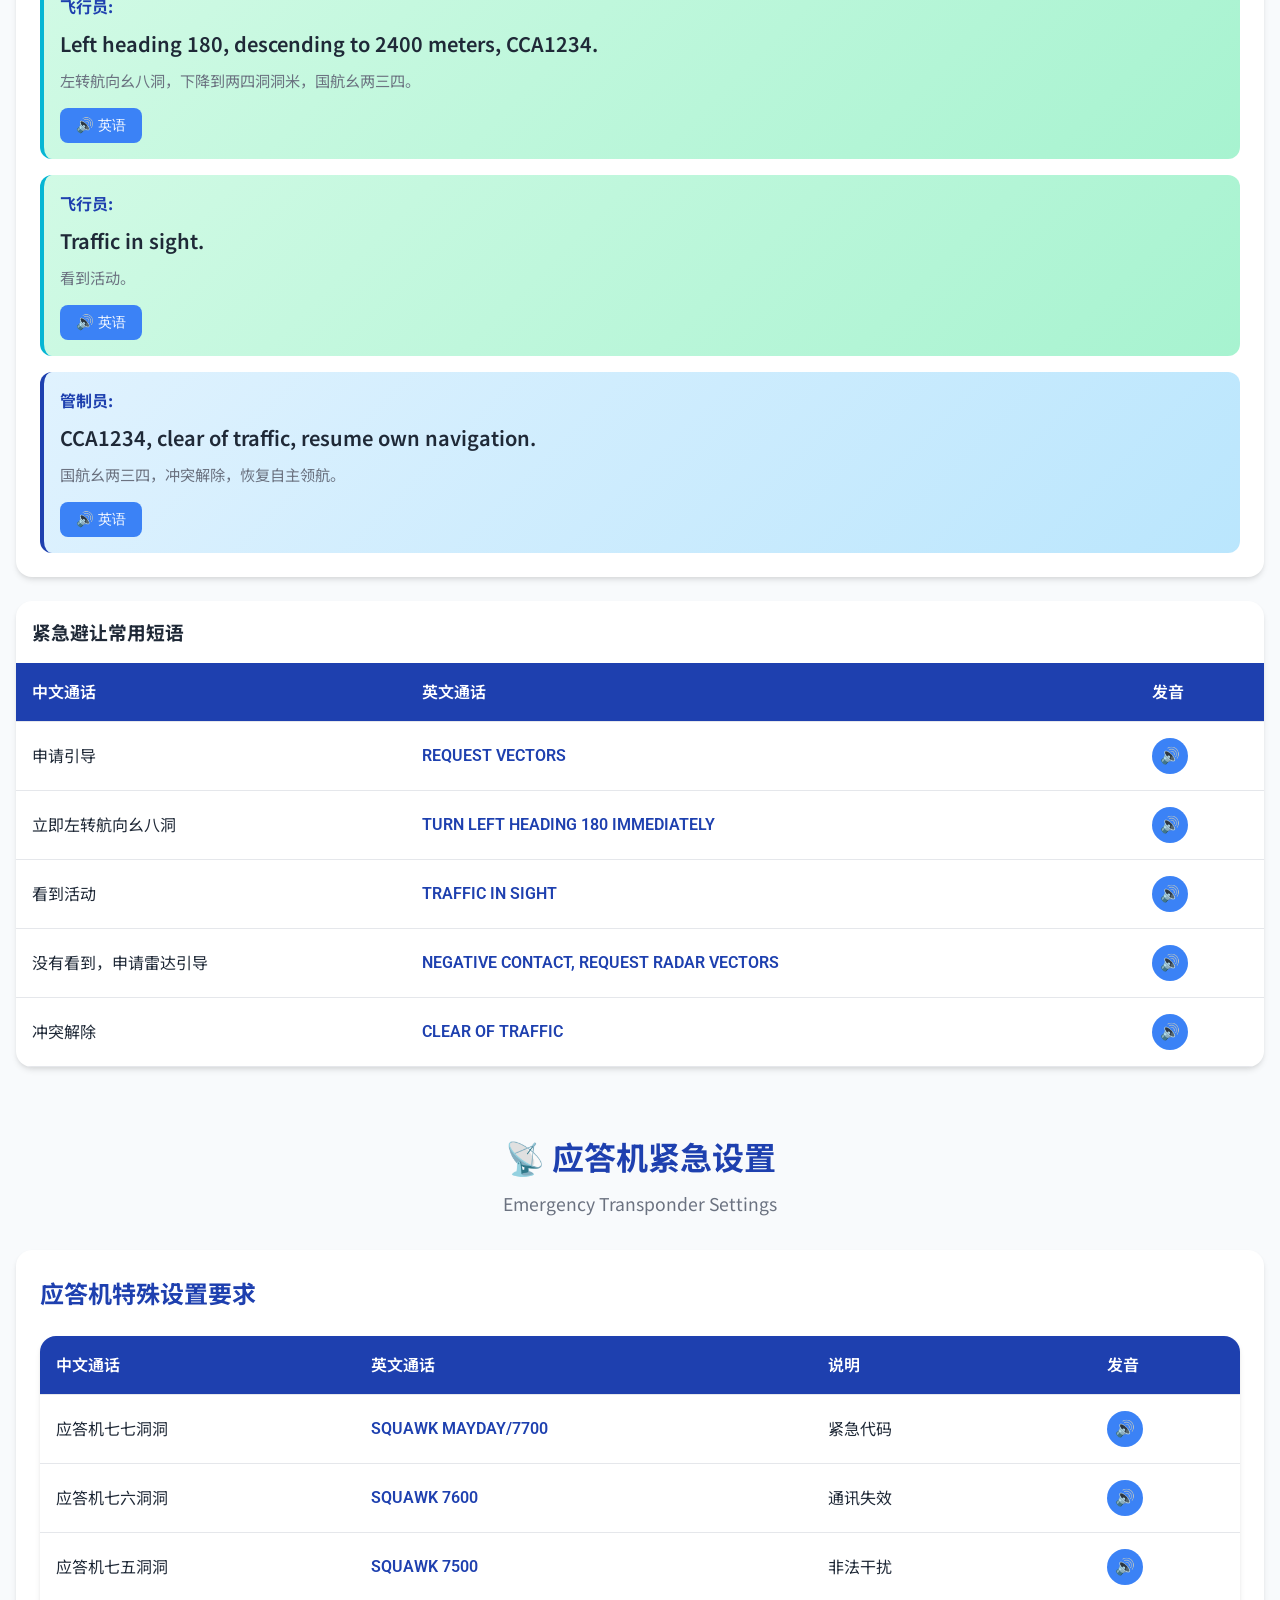
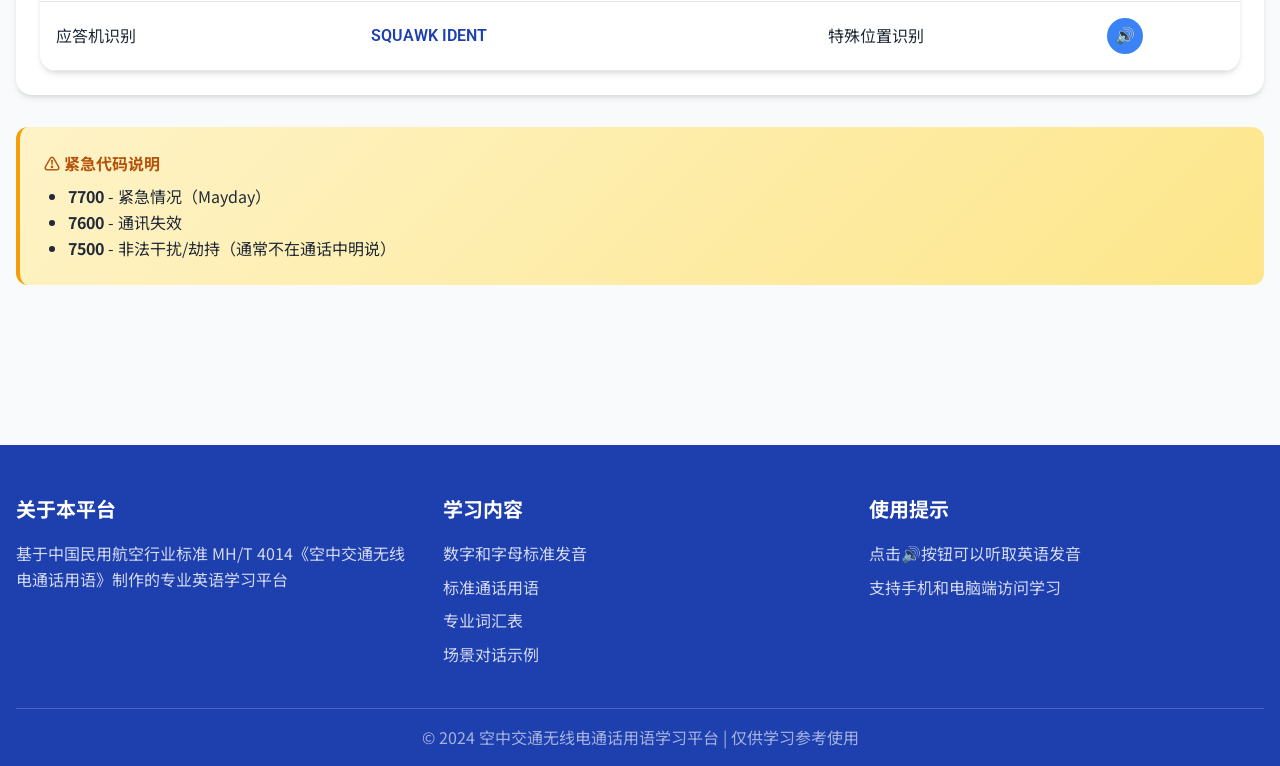
<file: emergency.html>
<!DOCTYPE html>
<html lang="zh-CN">
<head>
    <meta charset="UTF-8">
    <meta name="viewport" content="width=device-width, initial-scale=1.0">
    <title>紧急情况通话用语 - 空中交通无线电通话用语学习</title>
    <link rel="stylesheet" href="styles.css">
    <link rel="preconnect" href="https://fonts.googleapis.com">
    <link rel="preconnect" href="https://fonts.gstatic.com" crossorigin>
    <link href="https://fonts.googleapis.com/css2?family=Noto+Sans+SC:wght@300;400;500;700&family=Roboto:wght@300;400;500;700&display=swap" rel="stylesheet">
</head>
<body>
    <nav class="top-nav">
        <div class="nav-container">
            <div class="logo">
                <span class="logo-icon">✈️</span>
                <span class="logo-text">航空英语学习</span>
            </div>
            <button class="menu-toggle" id="menuToggle" aria-label="菜单">
                <span></span>
                <span></span>
                <span></span>
            </button>
            <ul class="nav-menu" id="navMenu">
                <li><a href="index.html">首页</a></li>
                <li><a href="index.html#numbers">数字发音</a></li>
                <li><a href="index.html#letters">字母发音</a></li>
                <li><a href="index.html#phrases">常用短语</a></li>
                <li><a href="approach.html">进近着陆</a></li>
                <li><a href="surveillance.html">监视识别</a></li>
                <li><a href="ground-operations.html">地面操作</a></li>
                <li><a href="weather.html">复杂天气</a></li>
                <li><a href="emergency.html" class="active">紧急情况</a></li>
            </ul>
        </div>
    </nav>

    <header class="hero hero-emergency">
        <div class="hero-content">
            <h1>🚨 紧急情况通话用语</h1>
            <p class="subtitle">Emergency Communications</p>
            <p class="description">紧急情况下的标准通话用语，包括告警、紧急下降、燃油告警等</p>
        </div>
    </header>

    <main class="container">
        <!-- 紧急情况等级 -->
        <section id="emergency-levels" class="section">
            <div class="section-header">
                <h2>⚠️ 紧急情况等级</h2>
                <p>Emergency Classification</p>
            </div>

            <div class="card-grid">
                <div class="card emergency-card mayday">
                    <div class="emergency-level">MAYDAY</div>
                    <h3>遇险 Distress</h3>
                    <p>航空器受到严重和紧迫的威胁，需要立即援助</p>
                    <button class="dialogue-play-btn" onclick="speak('MAYDAY, MAYDAY, MAYDAY', 'en-US')">🔊 发音</button>
                </div>
                <div class="card emergency-card panpan">
                    <div class="emergency-level">PAN PAN</div>
                    <h3>紧急 Urgency</h3>
                    <p>航空器安全受到威胁，但不需要立即援助</p>
                    <button class="dialogue-play-btn" onclick="speak('PAN PAN, PAN PAN, PAN PAN', 'en-US')">🔊 发音</button>
                </div>
            </div>

            <div class="notice-box important">
                <h4>⚡ 重要提示</h4>
                <p>遇险呼叫（MAYDAY）具有最高优先级，所有其他航空器应保持无线电静默。</p>
                <p>紧急呼叫（PAN PAN）优先于正常通话。</p>
            </div>
        </section>

        <!-- 低高度告警 -->
        <section id="low-altitude" class="section">
            <div class="section-header">
                <h2>🏔️ 低高度告警和近地告警</h2>
                <p>Low Altitude Warning and Terrain Alert</p>
            </div>

            <div class="scenario-card">
                <h3>低高度告警通话示例</h3>
                <div class="dialogue">
                    <div class="dialogue-item controller">
                        <span class="role">管制员:</span>
                        <p class="english-text">CCA1234, low altitude warning, check your altitude immediately, QNH 1013, the minimum safe altitude is 900 meters.</p>
                        <p class="chinese-text">国航幺两三四，低高度告警，立即检查高度，修正海压幺洞幺三，最低安全高度九百米。</p>
                        <button class="dialogue-play-btn" onclick="speak('CCA1234, low altitude warning, check your altitude immediately, QNH 1013, the minimum safe altitude is 900 meters', 'en-US')">🔊 英语</button>
                    </div>
                    <div class="dialogue-item pilot">
                        <span class="role">飞行员:</span>
                        <p class="english-text">Beijing Approach, CCA1234, terrain alert, pulling up, climbing to 1200 meters QNH 1013.</p>
                        <p class="chinese-text">北京进近，国航幺两三四，近地告警，拉起来了，正在上升到幺两洞洞米，修正海压幺洞幺三。</p>
                        <button class="dialogue-play-btn" onclick="speak('Beijing Approach, CCA1234, terrain alert, pulling up, climbing to 1200 meters QNH 1013', 'en-US')">🔊 英语</button>
                    </div>
                </div>
            </div>

            <div class="scenario-card">
                <h3>常用短语</h3>
                <div class="phrase-table-container">
                    <table class="phrase-table">
                        <thead>
                            <tr>
                                <th>中文通话</th>
                                <th>英文通话</th>
                                <th>发音</th>
                            </tr>
                        </thead>
                        <tbody>
                            <tr onclick="speak('Low altitude warning', 'en-US')">
                                <td>低高度告警</td>
                                <td class="english">LOW ALTITUDE WARNING</td>
                                <td><button class="table-play-btn">🔊</button></td>
                            </tr>
                            <tr onclick="speak('Check your altitude immediately', 'en-US')">
                                <td>立即检查高度</td>
                                <td class="english">CHECK YOUR ALTITUDE IMMEDIATELY</td>
                                <td><button class="table-play-btn">🔊</button></td>
                            </tr>
                            <tr onclick="speak('Terrain alert', 'en-US')">
                                <td>近地告警</td>
                                <td class="english">TERRAIN ALERT</td>
                                <td><button class="table-play-btn">🔊</button></td>
                            </tr>
                            <tr onclick="speak('Pulling up', 'en-US')">
                                <td>拉起来了</td>
                                <td class="english">PULLING UP</td>
                                <td><button class="table-play-btn">🔊</button></td>
                            </tr>
                        </tbody>
                    </table>
                </div>
            </div>
        </section>

        <!-- TCAS告警 -->
        <section id="tcas" class="section">
            <div class="section-header">
                <h2>🚦 TCAS告警通话</h2>
                <p>TCAS (Traffic Alert and Collision Avoidance System) Communications</p>
            </div>

            <div class="scenario-card">
                <h3>TCAS决断咨询通话示例</h3>
                <div class="dialogue">
                    <div class="dialogue-item pilot">
                        <span class="role">飞行员:</span>
                        <p class="english-text">Beijing Approach, CCA1234, TCAS climb.</p>
                        <p class="chinese-text">北京进近，国航幺两三四，TCAS上升。</p>
                        <button class="dialogue-play-btn" onclick="speak('Beijing Approach, CCA1234, TCAS climb', 'en-US')">🔊 英语</button>
                    </div>
                    <div class="dialogue-item controller">
                        <span class="role">管制员:</span>
                        <p class="english-text">CCA1234, roger.</p>
                        <p class="chinese-text">国航幺两三四，收到。</p>
                        <button class="dialogue-play-btn" onclick="speak('CCA1234, roger', 'en-US')">🔊 英语</button>
                    </div>
                    <div class="dialogue-item pilot">
                        <span class="role">飞行员:</span>
                        <p class="english-text">Clear of conflict.</p>
                        <p class="chinese-text">冲突解除。</p>
                        <button class="dialogue-play-btn" onclick="speak('Clear of conflict', 'en-US')">🔊 英语</button>
                    </div>
                    <div class="dialogue-item pilot">
                        <span class="role">飞行员:</span>
                        <p class="english-text">CCA1234, TCAS climb completed, FL180 resumed.</p>
                        <p class="chinese-text">国航幺两三四，TCAS上升结束，已恢复高度层幺八洞。</p>
                        <button class="dialogue-play-btn" onclick="speak('CCA1234, TCAS climb completed, FL180 resumed', 'en-US')">🔊 英语</button>
                    </div>
                </div>
            </div>

            <div class="scenario-card">
                <h3>TCAS相关短语</h3>
                <div class="phrase-table-container">
                    <table class="phrase-table">
                        <thead>
                            <tr>
                                <th>中文通话</th>
                                <th>英文通话</th>
                                <th>发音</th>
                            </tr>
                        </thead>
                        <tbody>
                            <tr onclick="speak('TCAS climb', 'en-US')">
                                <td>TCAS上升</td>
                                <td class="english">TCAS CLIMB</td>
                                <td><button class="table-play-btn">🔊</button></td>
                            </tr>
                            <tr onclick="speak('TCAS descent', 'en-US')">
                                <td>TCAS下降</td>
                                <td class="english">TCAS DESCENT</td>
                                <td><button class="table-play-btn">🔊</button></td>
                            </tr>
                            <tr onclick="speak('Clear of conflict', 'en-US')">
                                <td>冲突解除</td>
                                <td class="english">CLEAR OF CONFLICT</td>
                                <td><button class="table-play-btn">🔊</button></td>
                            </tr>
                            <tr onclick="speak('Returning to assigned clearance', 'en-US')">
                                <td>正在返回原许可</td>
                                <td class="english">RETURNING TO ASSIGNED CLEARANCE</td>
                                <td><button class="table-play-btn">🔊</button></td>
                            </tr>
                            <tr onclick="speak('Unable, TCAS RA', 'en-US')">
                                <td>不能执行你的指令，TCAS RA</td>
                                <td class="english">UNABLE, TCAS RA</td>
                                <td><button class="table-play-btn">🔊</button></td>
                            </tr>
                        </tbody>
                    </table>
                </div>
            </div>

            <div class="notice-box">
                <h4>💡 TCAS说明</h4>
                <p><strong>TCAS</strong> = Traffic alert and Collision Avoidance System（机载防撞系统）</p>
                <p><strong>RA</strong> = Resolution Advisory（决断咨询）</p>
                <p>当航空器执行TCAS RA时，管制员不应发布与RA相冲突的指令。</p>
            </div>
        </section>

        <!-- 燃油告警 -->
        <section id="fuel-emergency" class="section">
            <div class="section-header">
                <h2>⛽ 燃油告警通话</h2>
                <p>Fuel Emergency Communications</p>
            </div>

            <div class="card-grid">
                <div class="card emergency-card fuel-minimum">
                    <h3>最低油量 MINIMUM FUEL</h3>
                    <p>已开始使用后备燃油，需要在指定机场着陆</p>
                    <div class="dialogue-example">
                        <p class="english-text">"Declare minimum fuel"</p>
                        <button class="dialogue-play-btn" onclick="speak('Declare minimum fuel', 'en-US')">🔊 发音</button>
                    </div>
                </div>
                <div class="card emergency-card fuel-emergency-card">
                    <h3>紧急油量 MAYDAY FUEL</h3>
                    <p>燃油不足以到达备降机场，需要立即着陆</p>
                    <div class="dialogue-example">
                        <p class="english-text">"Mayday fuel" or "Fuel emergency"</p>
                        <button class="dialogue-play-btn" onclick="speak('Mayday fuel, fuel emergency', 'en-US')">🔊 发音</button>
                    </div>
                </div>
            </div>

            <div class="scenario-card">
                <h3>燃油告警通话示例</h3>
                <div class="dialogue">
                    <div class="dialogue-item pilot">
                        <span class="role">飞行员:</span>
                        <p class="english-text">Beijing Approach, CCA1234, declare minimum fuel.</p>
                        <p class="chinese-text">北京进近，国航幺两三四，宣布最低油量。</p>
                        <button class="dialogue-play-btn" onclick="speak('Beijing Approach, CCA1234, declare minimum fuel', 'en-US')">🔊 英语</button>
                    </div>
                    <div class="dialogue-item controller">
                        <span class="role">管制员:</span>
                        <p class="english-text">CCA1234, roger minimum fuel.</p>
                        <p class="chinese-text">国航幺两三四，收到最低油量。</p>
                        <button class="dialogue-play-btn" onclick="speak('CCA1234, roger minimum fuel', 'en-US')">🔊 英语</button>
                    </div>
                </div>

                <div class="dialogue" style="margin-top: 1.5rem;">
                    <div class="dialogue-item pilot">
                        <span class="role">飞行员:</span>
                        <p class="english-text">Beijing Approach, CCA1234, Mayday fuel, request immediate landing.</p>
                        <p class="chinese-text">北京进近，国航幺两三四，紧急油量，请求立即着陆。</p>
                        <button class="dialogue-play-btn" onclick="speak('Beijing Approach, CCA1234, Mayday fuel, request immediate landing', 'en-US')">🔊 英语</button>
                    </div>
                    <div class="dialogue-item controller">
                        <span class="role">管制员:</span>
                        <p class="english-text">CCA1234, roger Mayday fuel, cleared to land runway 36L, number one.</p>
                        <p class="chinese-text">国航幺两三四，收到紧急油量，可以着陆跑道三六左，第一个。</p>
                        <button class="dialogue-play-btn" onclick="speak('CCA1234, roger Mayday fuel, cleared to land runway 36L, number one', 'en-US')">🔊 英语</button>
                    </div>
                </div>
            </div>
        </section>

        <!-- 紧急下降 -->
        <section id="emergency-descent" class="section">
            <div class="section-header">
                <h2>⬇️ 紧急下降指令</h2>
                <p>Emergency Descent Instructions</p>
            </div>

            <div class="scenario-card">
                <h3>紧急下降通话示例</h3>
                <div class="dialogue">
                    <div class="dialogue-item controller">
                        <span class="role">管制员:</span>
                        <p class="english-text">CCA1234, emergency descent to 3000 meters, all aircraft belowCCA1234 leave altitude immediately.</p>
                        <p class="chinese-text">国航幺两三四，紧急下降到三千米，国航幺两三四以下所有航空器立即离开高度。</p>
                        <button class="dialogue-play-btn" onclick="speak('CCA1234, emergency descent to 3000 meters, all aircraft below CCA1234 leave altitude immediately', 'en-US')">🔊 英语</button>
                    </div>
                    <div class="dialogue-item pilot">
                        <span class="role">飞行员:</span>
                        <p class="english-text">Emergency descent to 3000 meters, CCA1234.</p>
                        <p class="chinese-text">紧急下降到三千米，国航幺两三四。</p>
                        <button class="dialogue-play-btn" onclick="speak('Emergency descent to 3000 meters, CCA1234', 'en-US')">🔊 英语</button>
                    </div>
                </div>
            </div>
        </section>

        <!-- 紧急避让 -->
        <section id="evasion" class="section">
            <div class="section-header">
                <h2>🚁 紧急避让通话</h2>
                <p>Emergency Evasion Maneuvers</p>
            </div>

            <div class="scenario-card">
                <h3>紧急避让通话示例</h3>
                <div class="dialogue">
                    <div class="dialogue-item pilot">
                        <span class="role">飞行员:</span>
                        <p class="english-text">Request vectors.</p>
                        <p class="chinese-text">申请引导。</p>
                        <button class="dialogue-play-btn" onclick="speak('Request vectors', 'en-US')">🔊 英语</button>
                    </div>
                    <div class="dialogue-item controller">
                        <span class="role">管制员:</span>
                        <p class="english-text">CCA1234, turn left heading 180 immediately, descend to 2400 meters due traffic.</p>
                        <p class="chinese-text">国航幺两三四，立即左转航向幺八洞，下降到两四洞洞米，由于冲突。</p>
                        <button class="dialogue-play-btn" onclick="speak('CCA1234, turn left heading 180 immediately, descend to 2400 meters due traffic', 'en-US')">🔊 英语</button>
                    </div>
                    <div class="dialogue-item pilot">
                        <span class="role">飞行员:</span>
                        <p class="english-text">Left heading 180, descending to 2400 meters, CCA1234.</p>
                        <p class="chinese-text">左转航向幺八洞，下降到两四洞洞米，国航幺两三四。</p>
                        <button class="dialogue-play-btn" onclick="speak('Left heading 180, descending to 2400 meters, CCA1234', 'en-US')">🔊 英语</button>
                    </div>
                    <div class="dialogue-item pilot">
                        <span class="role">飞行员:</span>
                        <p class="english-text">Traffic in sight.</p>
                        <p class="chinese-text">看到活动。</p>
                        <button class="dialogue-play-btn" onclick="speak('Traffic in sight', 'en-US')">🔊 英语</button>
                    </div>
                    <div class="dialogue-item controller">
                        <span class="role">管制员:</span>
                        <p class="english-text">CCA1234, clear of traffic, resume own navigation.</p>
                        <p class="chinese-text">国航幺两三四，冲突解除，恢复自主领航。</p>
                        <button class="dialogue-play-btn" onclick="speak('CCA1234, clear of traffic, resume own navigation', 'en-US')">🔊 英语</button>
                    </div>
                </div>
            </div>

            <div class="phrase-table-container">
                <h3 style="padding: 1rem;">紧急避让常用短语</h3>
                <table class="phrase-table">
                    <thead>
                        <tr>
                            <th>中文通话</th>
                            <th>英文通话</th>
                            <th>发音</th>
                        </tr>
                    </thead>
                    <tbody>
                        <tr onclick="speak('Request vectors', 'en-US')">
                            <td>申请引导</td>
                            <td class="english">REQUEST VECTORS</td>
                            <td><button class="table-play-btn">🔊</button></td>
                        </tr>
                        <tr onclick="speak('Turn left heading 180 immediately', 'en-US')">
                            <td>立即左转航向幺八洞</td>
                            <td class="english">TURN LEFT HEADING 180 IMMEDIATELY</td>
                            <td><button class="table-play-btn">🔊</button></td>
                        </tr>
                        <tr onclick="speak('Traffic in sight', 'en-US')">
                            <td>看到活动</td>
                            <td class="english">TRAFFIC IN SIGHT</td>
                            <td><button class="table-play-btn">🔊</button></td>
                        </tr>
                        <tr onclick="speak('Negative contact, request radar vectors', 'en-US')">
                            <td>没有看到，申请雷达引导</td>
                            <td class="english">NEGATIVE CONTACT, REQUEST RADAR VECTORS</td>
                            <td><button class="table-play-btn">🔊</button></td>
                        </tr>
                        <tr onclick="speak('Clear of traffic', 'en-US')">
                            <td>冲突解除</td>
                            <td class="english">CLEAR OF TRAFFIC</td>
                            <td><button class="table-play-btn">🔊</button></td>
                        </tr>
                    </tbody>
                </table>
            </div>
        </section>

        <!-- 应答机紧急设置 -->
        <section id="transponder-emergency" class="section">
            <div class="section-header">
                <h2>📡 应答机紧急设置</h2>
                <p>Emergency Transponder Settings</p>
            </div>

            <div class="scenario-card">
                <h3>应答机特殊设置要求</h3>
                <div class="phrase-table-container">
                    <table class="phrase-table">
                        <thead>
                            <tr>
                                <th>中文通话</th>
                                <th>英文通话</th>
                                <th>说明</th>
                                <th>发音</th>
                            </tr>
                        </thead>
                        <tbody>
                            <tr onclick="speak('Squawk Mayday seven seven zero zero', 'en-US')">
                                <td>应答机七七洞洞</td>
                                <td class="english">SQUAWK MAYDAY/7700</td>
                                <td>紧急代码</td>
                                <td><button class="table-play-btn">🔊</button></td>
                            </tr>
                            <tr onclick="speak('Squawk seven six zero zero', 'en-US')">
                                <td>应答机七六洞洞</td>
                                <td class="english">SQUAWK 7600</td>
                                <td>通讯失效</td>
                                <td><button class="table-play-btn">🔊</button></td>
                            </tr>
                            <tr onclick="speak('Squawk seven five zero zero', 'en-US')">
                                <td>应答机七五洞洞</td>
                                <td class="english">SQUAWK 7500</td>
                                <td>非法干扰</td>
                                <td><button class="table-play-btn">🔊</button></td>
                            </tr>
                            <tr onclick="speak('Squawk ident', 'en-US')">
                                <td>应答机识别</td>
                                <td class="english">SQUAWK IDENT</td>
                                <td>特殊位置识别</td>
                                <td><button class="table-play-btn">🔊</button></td>
                            </tr>
                        </tbody>
                    </table>
                </div>
            </div>

            <div class="notice-box important">
                <h4>⚠️ 紧急代码说明</h4>
                <ul style="margin-left: 1.5rem;">
                    <li><strong>7700</strong> - 紧急情况（Mayday）</li>
                    <li><strong>7600</strong> - 通讯失效</li>
                    <li><strong>7500</strong> - 非法干扰/劫持（通常不在通话中明说）</li>
                </ul>
            </div>
        </section>
    </main>

    <footer class="footer">
        <div class="footer-content">
            <div class="footer-section">
                <h4>关于本平台</h4>
                <p>基于中国民用航空行业标准 MH/T 4014《空中交通无线电通话用语》制作的专业英语学习平台</p>
            </div>
            <div class="footer-section">
                <h4>学习内容</h4>
                <ul>
                    <li>数字和字母标准发音</li>
                    <li>标准通话用语</li>
                    <li>专业词汇表</li>
                    <li>场景对话示例</li>
                </ul>
            </div>
            <div class="footer-section">
                <h4>使用提示</h4>
                <p>点击🔊按钮可以听取英语发音</p>
                <p>支持手机和电脑端访问学习</p>
            </div>
        </div>
        <div class="footer-bottom">
            <p>© 2024 空中交通无线电通话用语学习平台 | 仅供学习参考使用</p>
        </div>
    </footer>

    <script src="script.js"></script>
</body>
</html>
</file>
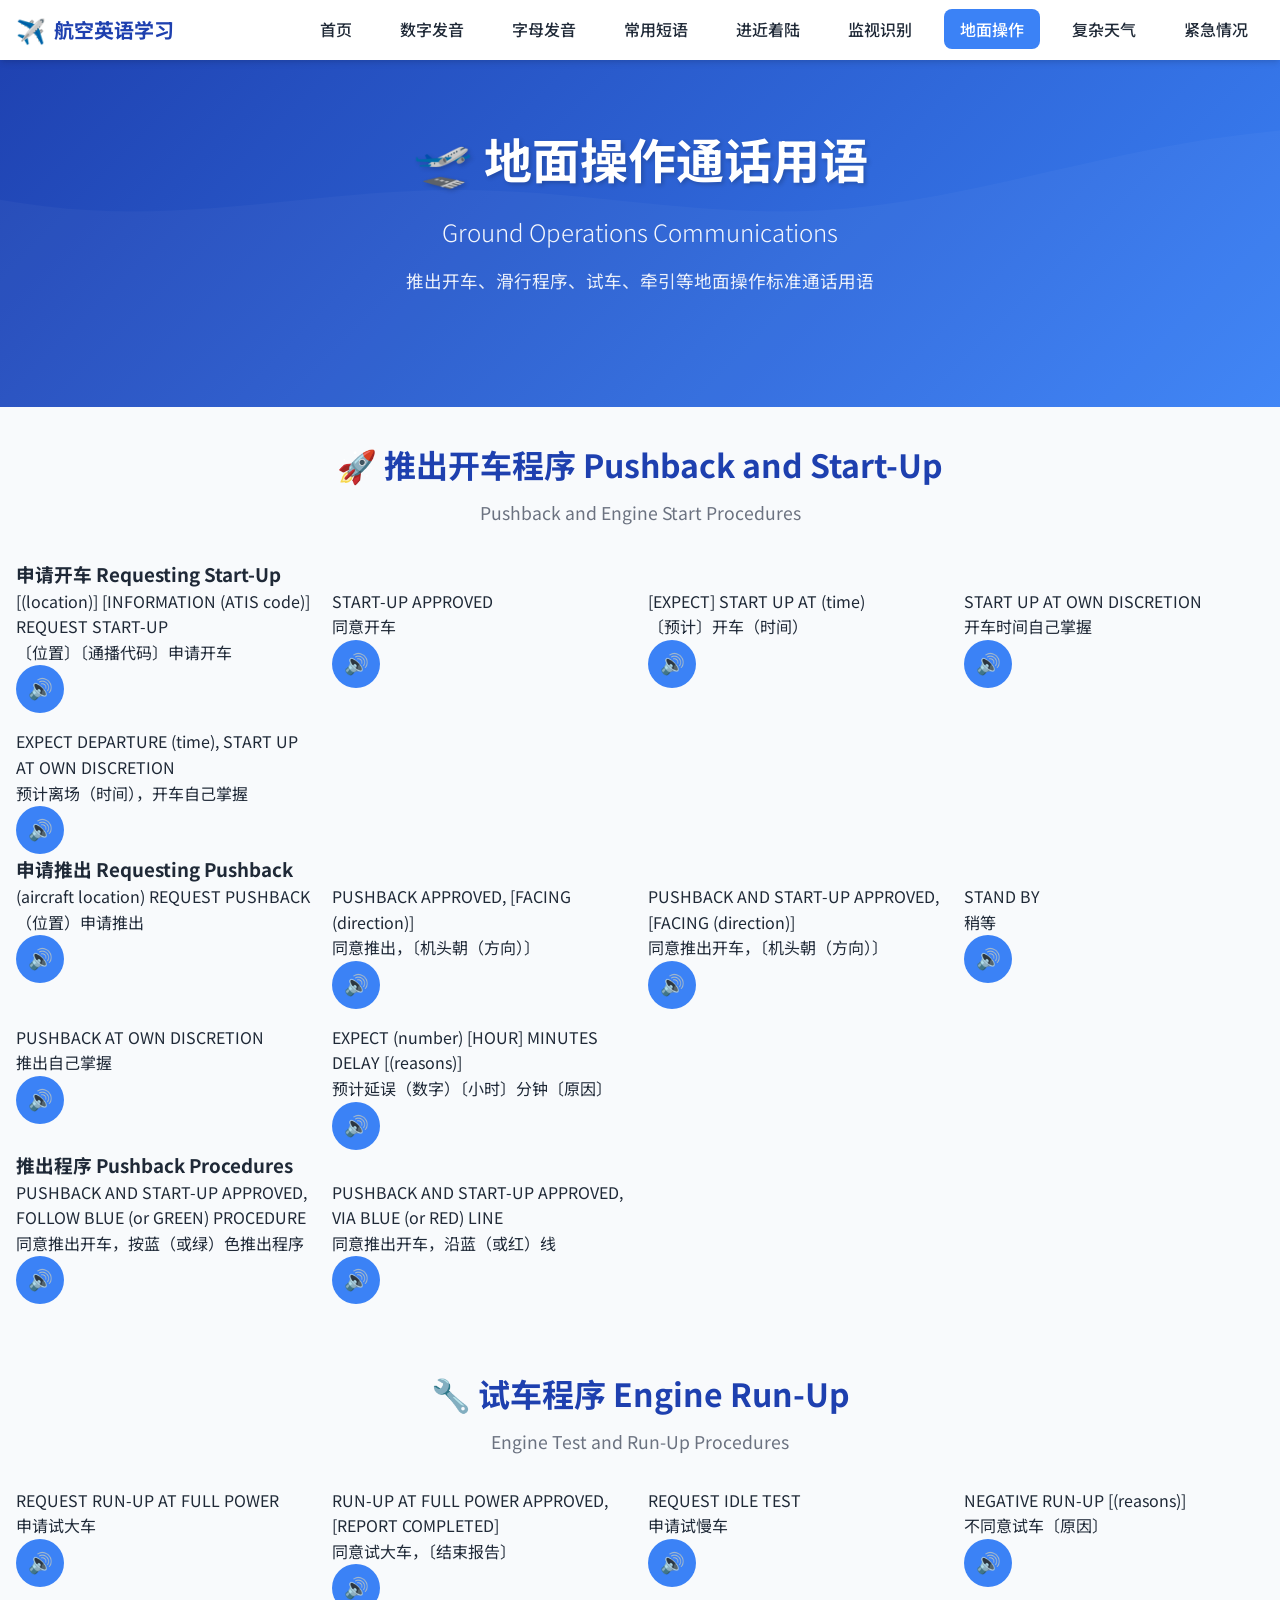
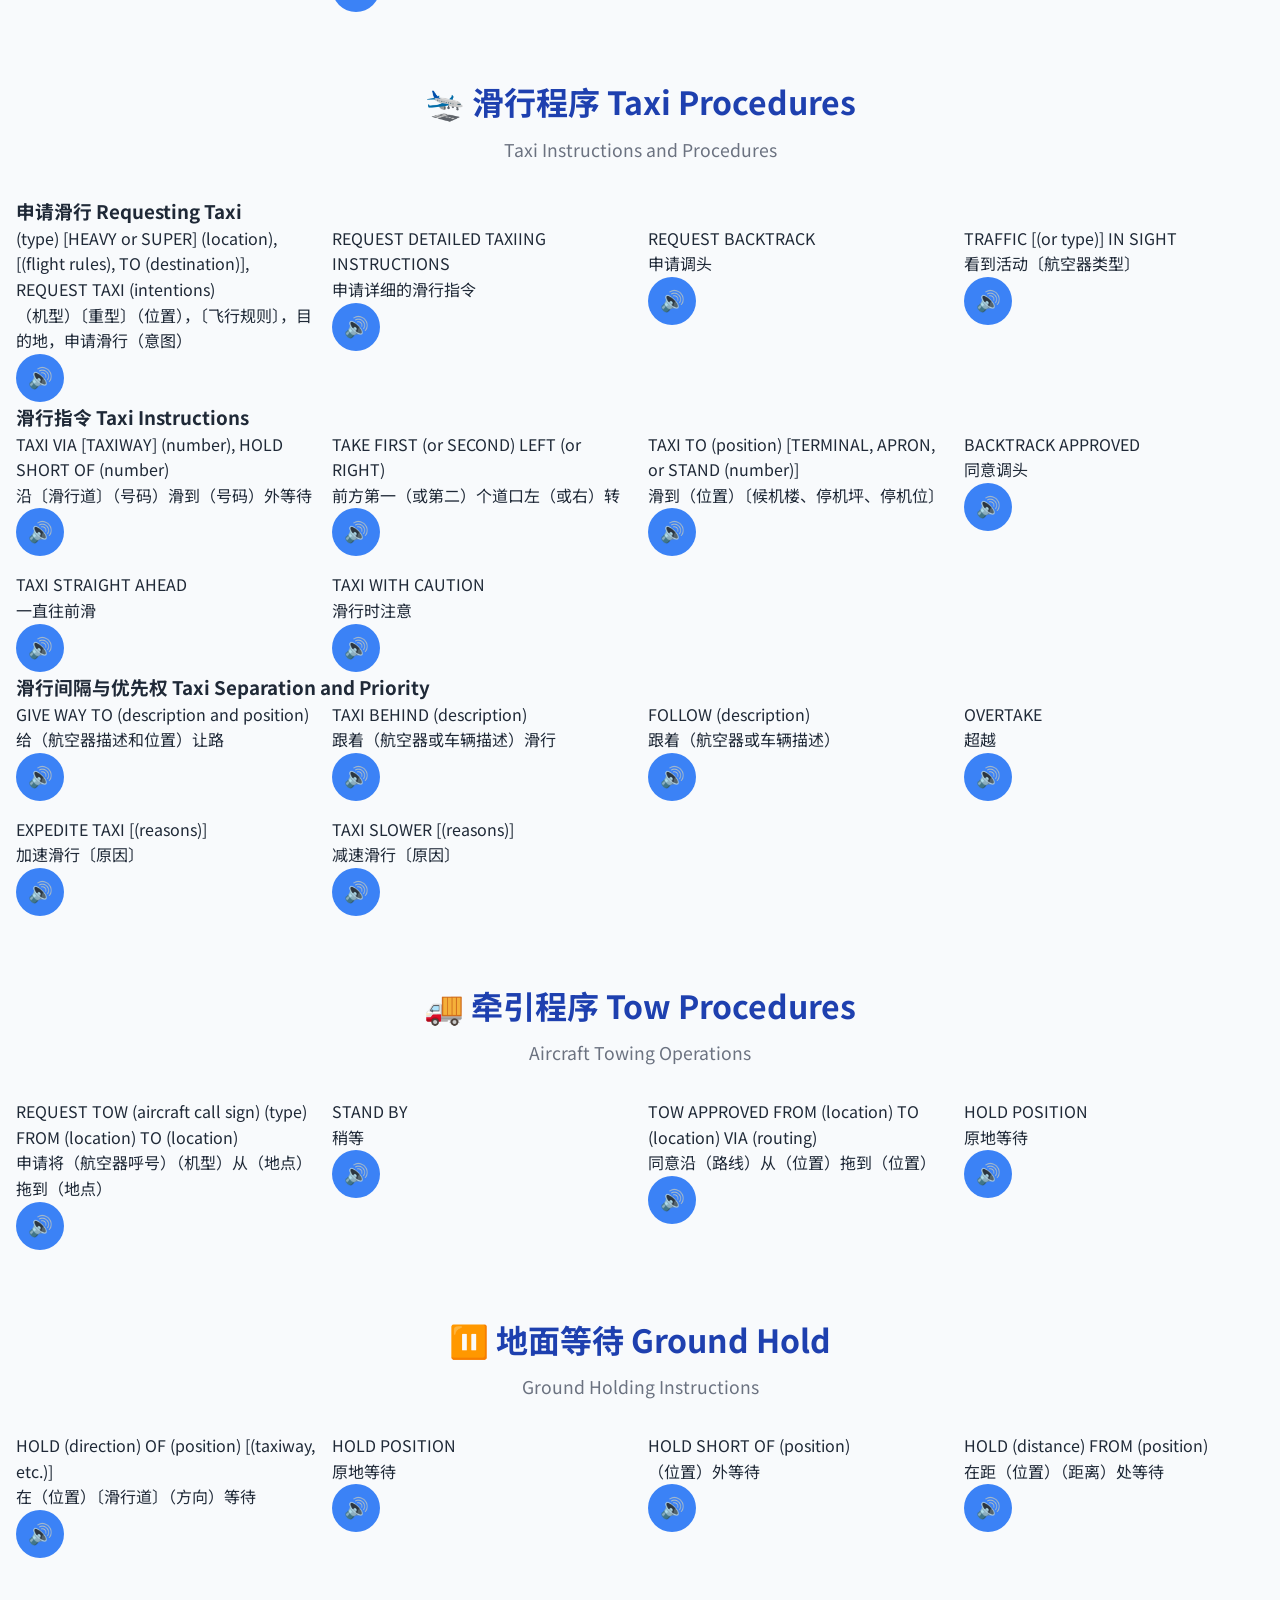
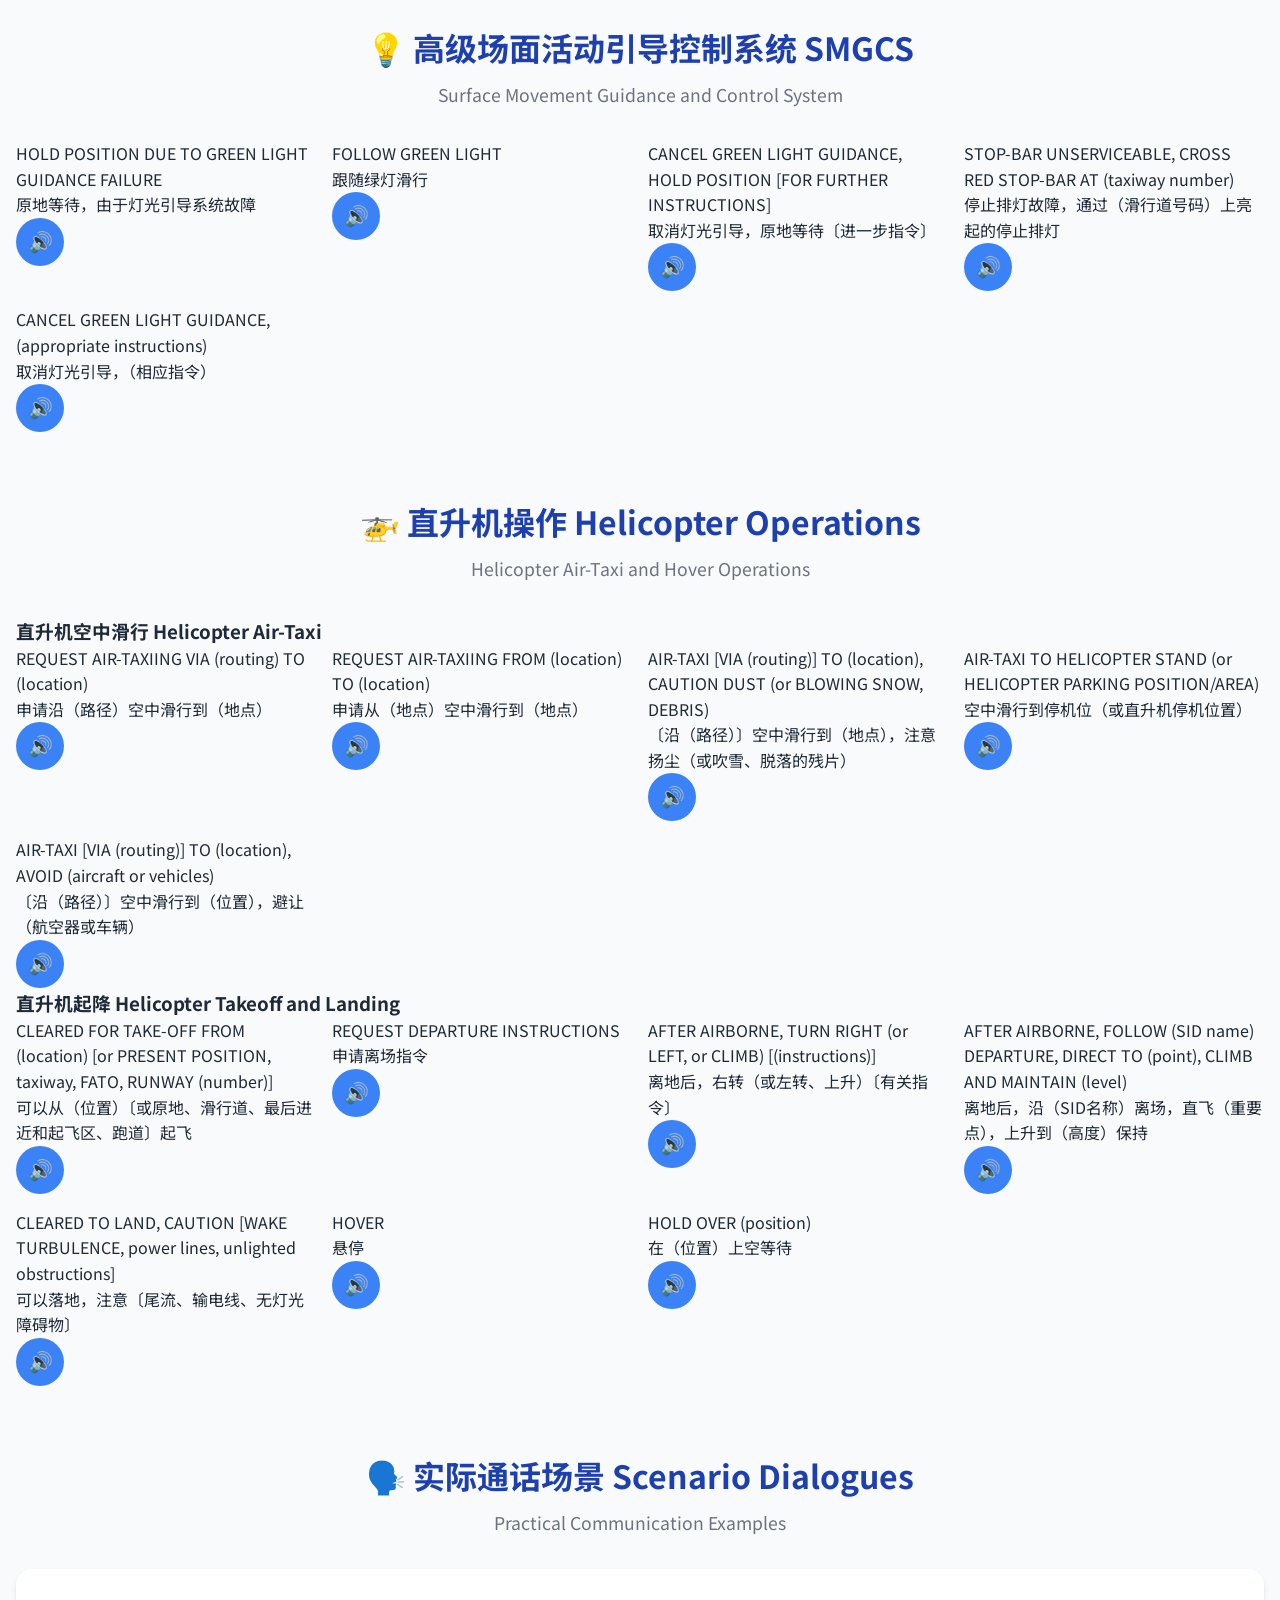
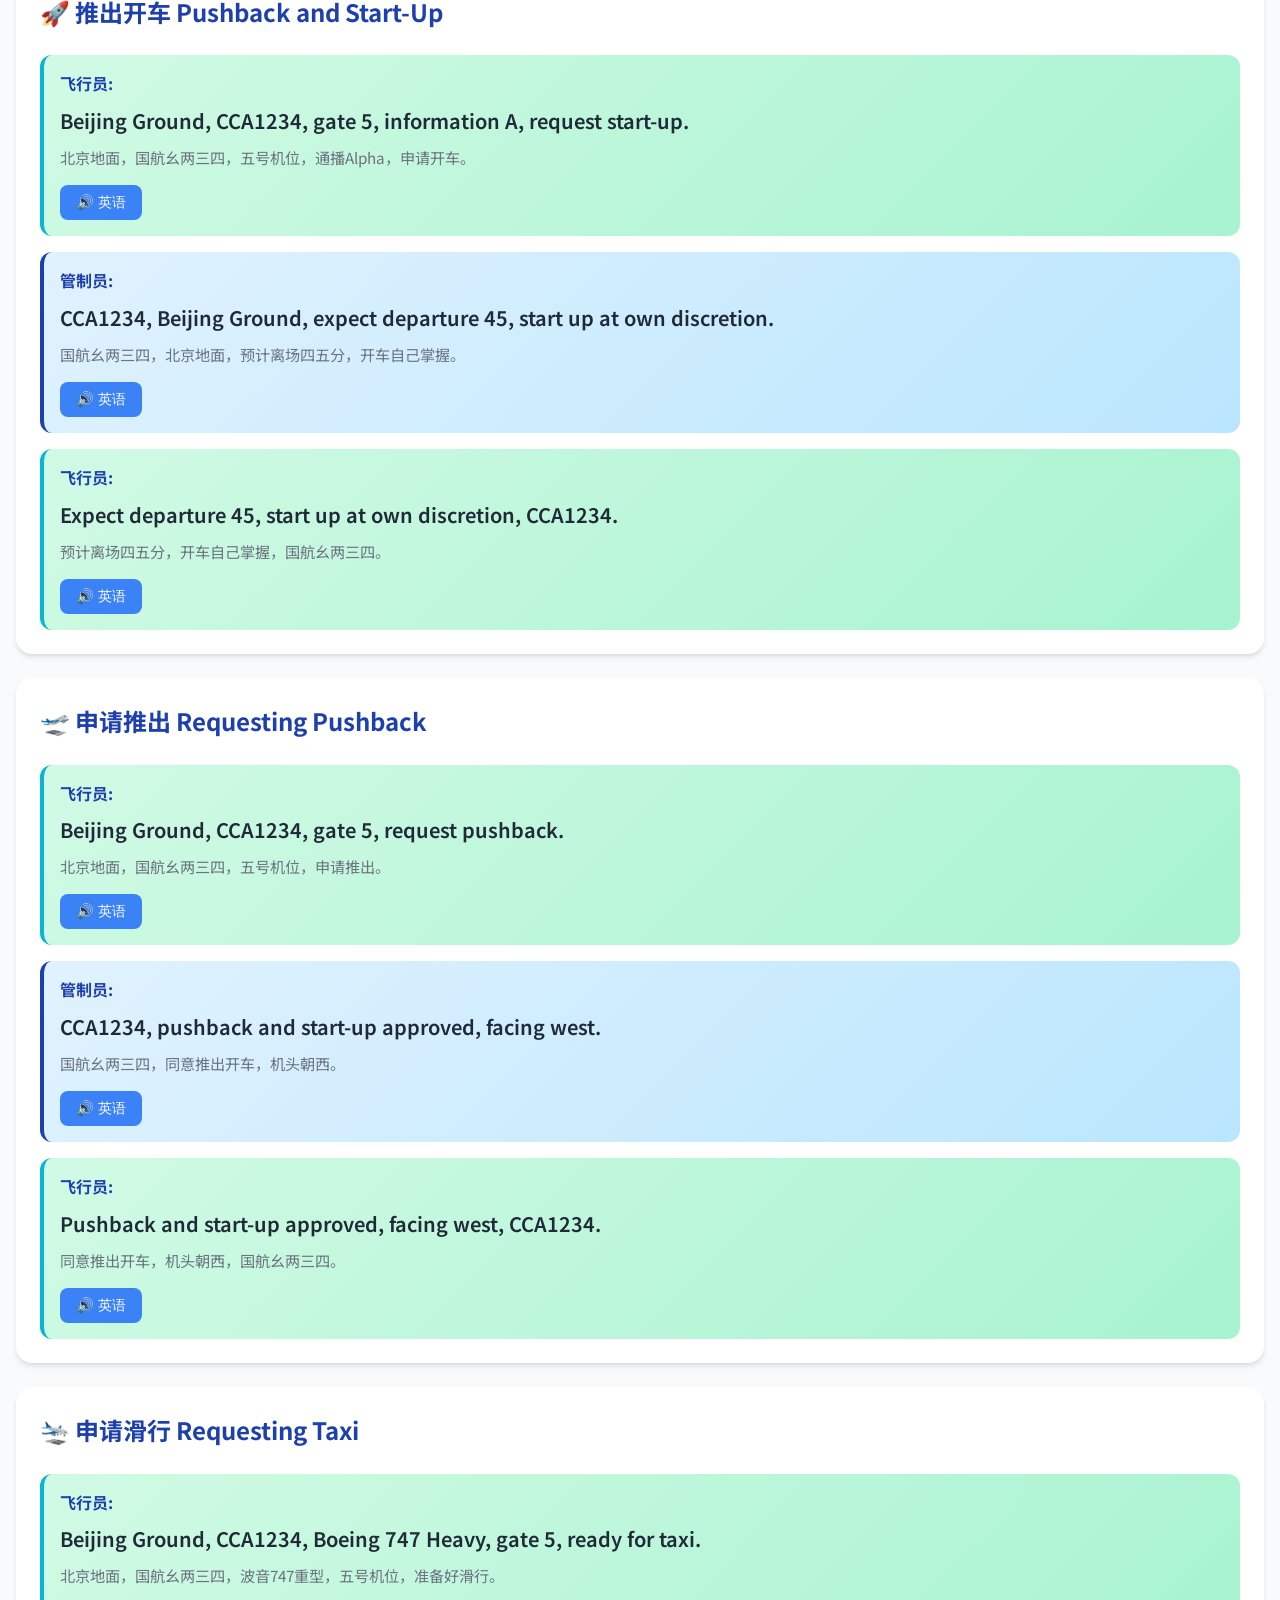
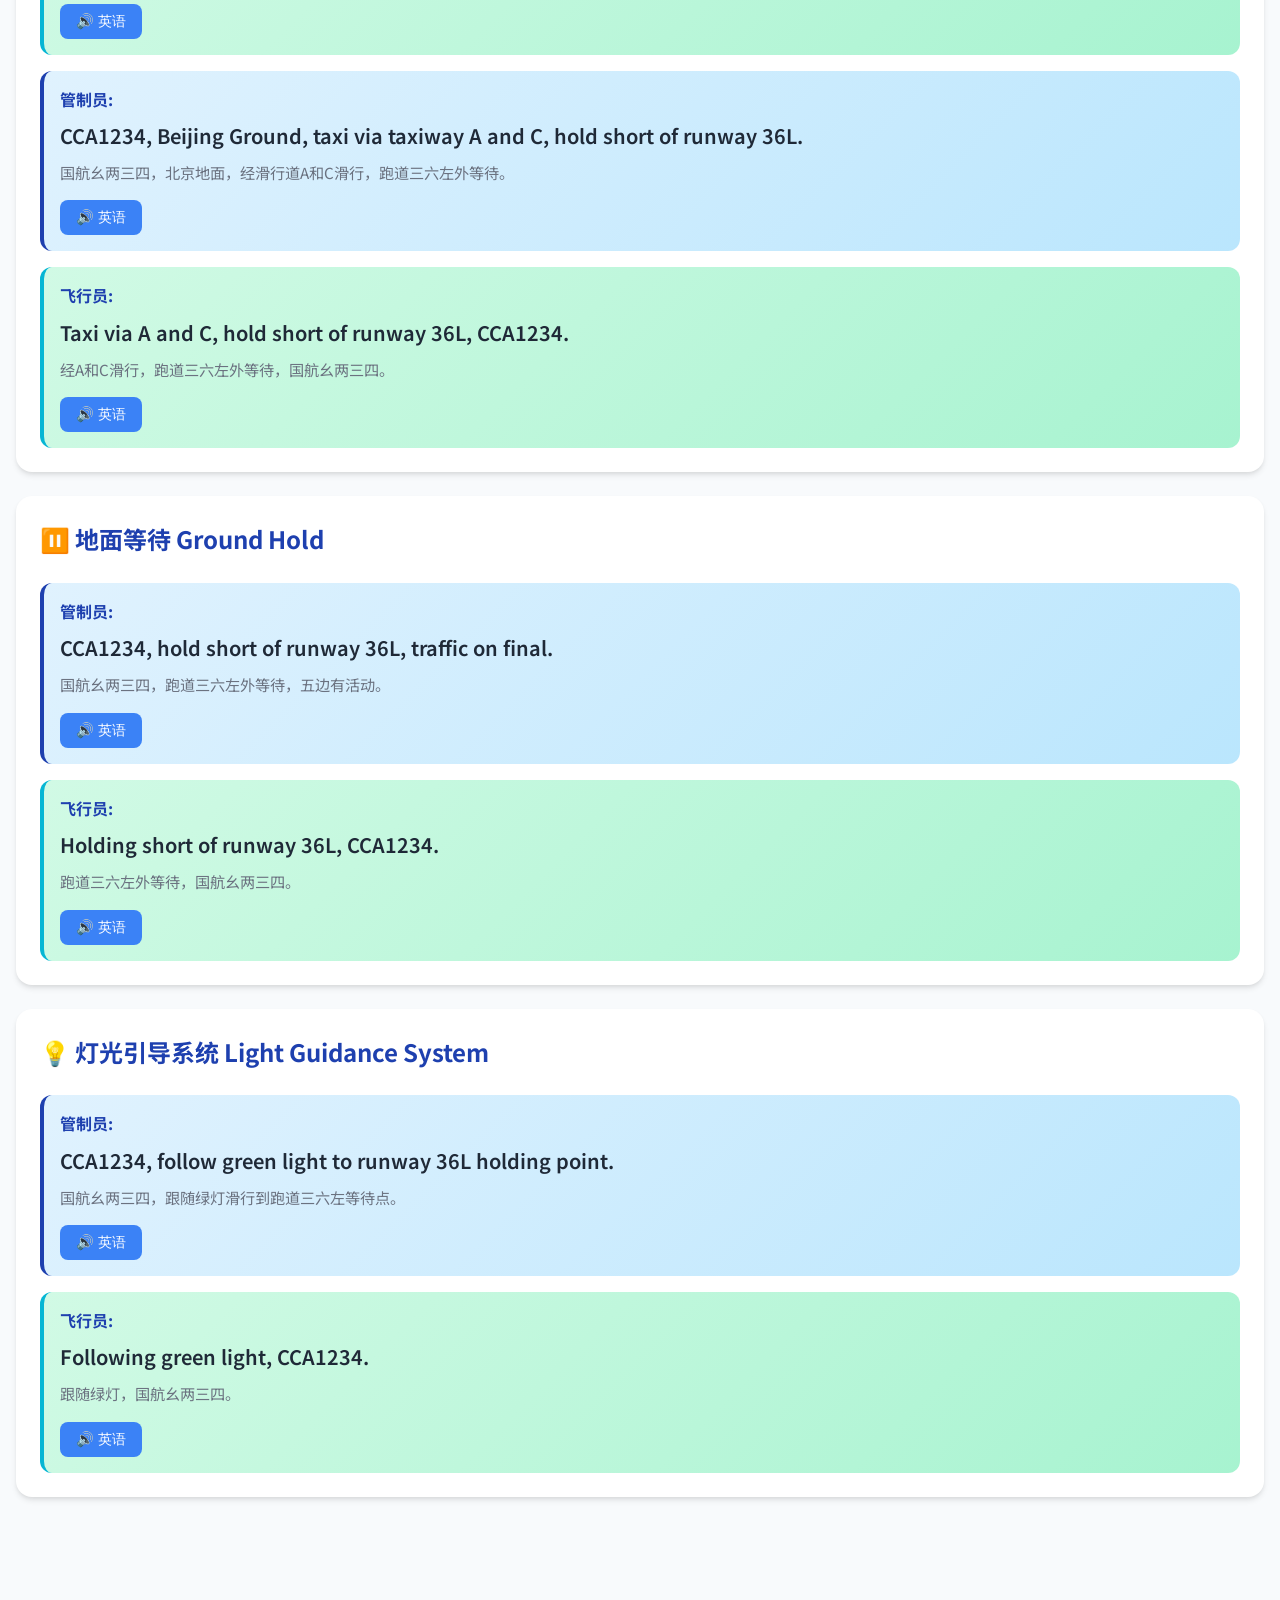
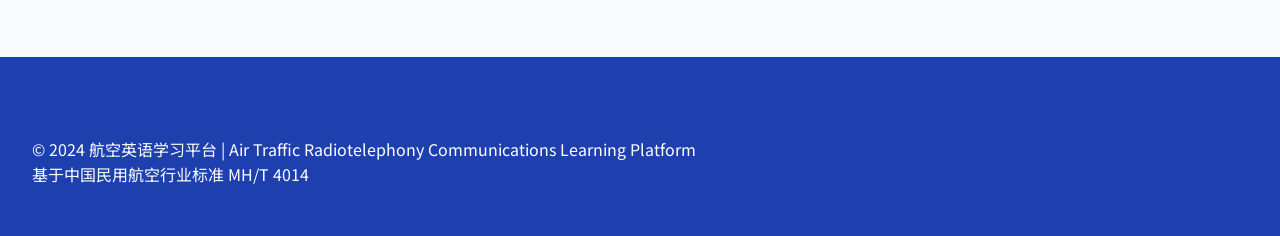
<file: ground-operations.html>
<!DOCTYPE html>
<html lang="zh-CN">
<head>
    <meta charset="UTF-8">
    <meta name="viewport" content="width=device-width, initial-scale=1.0">
    <title>地面操作通话用语 - 航空英语学习平台</title>
    <link rel="stylesheet" href="styles.css">
    <link rel="preconnect" href="https://fonts.googleapis.com">
    <link rel="preconnect" href="https://fonts.gstatic.com" crossorigin>
    <link href="https://fonts.googleapis.com/css2?family=Noto+Sans+SC:wght@300;400;500;700&family=Roboto:wght@300;400;500;700&display=swap" rel="stylesheet">
</head>
<body>
    <nav class="top-nav">
        <div class="nav-container">
            <div class="logo">
                <span class="logo-icon">✈️</span>
                <span class="logo-text">航空英语学习</span>
            </div>
            <button class="menu-toggle" id="menuToggle" aria-label="菜单">
                <span></span>
                <span></span>
                <span></span>
            </button>
            <ul class="nav-menu" id="navMenu">
                <li><a href="index.html">首页</a></li>
                <li><a href="index.html#numbers">数字发音</a></li>
                <li><a href="index.html#letters">字母发音</a></li>
                <li><a href="index.html#phrases">常用短语</a></li>
                <li><a href="approach.html">进近着陆</a></li>
                <li><a href="surveillance.html">监视识别</a></li>
                <li><a href="ground-operations.html" class="active">地面操作</a></li>
                <li><a href="weather.html">复杂天气</a></li>
                <li><a href="emergency.html">紧急情况</a></li>
            </ul>
        </div>
    </nav>

    <header class="hero hero-ground">
        <div class="hero-content">
            <h1>🛫 地面操作通话用语</h1>
            <p class="subtitle">Ground Operations Communications</p>
            <p class="description">推出开车、滑行程序、试车、牵引等地面操作标准通话用语</p>
        </div>
    </header>

    <main class="container">
        <!-- 推出开车程序 -->
        <section id="pushback" class="section">
            <div class="section-header">
                <h2>🚀 推出开车程序 Pushback and Start-Up</h2>
                <p>Pushback and Engine Start Procedures</p>
            </div>

            <h3 class="subsection-title">申请开车 Requesting Start-Up</h3>
            <div class="vocab-grid">
                <div class="vocab-card">
                    <div class="vocab-english">[(location)] [INFORMATION (ATIS code)] REQUEST START-UP</div>
                    <div class="vocab-chinese">〔位置〕〔通播代码〕申请开车</div>
                    <button class="play-btn" onclick="speak('Gate five, information Alpha, request start-up', 'en-US')">🔊</button>
                </div>
                <div class="vocab-card">
                    <div class="vocab-english">START-UP APPROVED</div>
                    <div class="vocab-chinese">同意开车</div>
                    <button class="play-btn" onclick="speak('Start-up approved', 'en-US')">🔊</button>
                </div>
                <div class="vocab-card">
                    <div class="vocab-english">[EXPECT] START UP AT (time)</div>
                    <div class="vocab-chinese">〔预计〕开车（时间）</div>
                    <button class="play-btn" onclick="speak('Expect start up at three five', 'en-US')">🔊</button>
                </div>
                <div class="vocab-card">
                    <div class="vocab-english">START UP AT OWN DISCRETION</div>
                    <div class="vocab-chinese">开车时间自己掌握</div>
                    <button class="play-btn" onclick="speak('Start up at own discretion', 'en-US')">🔊</button>
                </div>
                <div class="vocab-card">
                    <div class="vocab-english">EXPECT DEPARTURE (time), START UP AT OWN DISCRETION</div>
                    <div class="vocab-chinese">预计离场（时间），开车自己掌握</div>
                    <button class="play-btn" onclick="speak('Expect departure four zero, start up at own discretion', 'en-US')">🔊</button>
                </div>
            </div>

            <h3 class="subsection-title">申请推出 Requesting Pushback</h3>
            <div class="vocab-grid">
                <div class="vocab-card">
                    <div class="vocab-english">(aircraft location) REQUEST PUSHBACK</div>
                    <div class="vocab-chinese">（位置）申请推出</div>
                    <button class="play-btn" onclick="speak('Gate five, request pushback', 'en-US')">🔊</button>
                </div>
                <div class="vocab-card">
                    <div class="vocab-english">PUSHBACK APPROVED, [FACING (direction)]</div>
                    <div class="vocab-chinese">同意推出，〔机头朝（方向）〕</div>
                    <button class="play-btn" onclick="speak('Pushback approved, facing west', 'en-US')">🔊</button>
                </div>
                <div class="vocab-card">
                    <div class="vocab-english">PUSHBACK AND START-UP APPROVED, [FACING (direction)]</div>
                    <div class="vocab-chinese">同意推出开车，〔机头朝（方向）〕</div>
                    <button class="play-btn" onclick="speak('Pushback and start-up approved, facing west', 'en-US')">🔊</button>
                </div>
                <div class="vocab-card">
                    <div class="vocab-english">STAND BY</div>
                    <div class="vocab-chinese">稍等</div>
                    <button class="play-btn" onclick="speak('Stand by', 'en-US')">🔊</button>
                </div>
                <div class="vocab-card">
                    <div class="vocab-english">PUSHBACK AT OWN DISCRETION</div>
                    <div class="vocab-chinese">推出自己掌握</div>
                    <button class="play-btn" onclick="speak('Pushback at own discretion', 'en-US')">🔊</button>
                </div>
                <div class="vocab-card">
                    <div class="vocab-english">EXPECT (number) [HOUR] MINUTES DELAY [(reasons)]</div>
                    <div class="vocab-chinese">预计延误（数字）〔小时〕分钟〔原因〕</div>
                    <button class="play-btn" onclick="speak('Expect two zero minutes delay due traffic', 'en-US')">🔊</button>
                </div>
            </div>

            <h3 class="subsection-title">推出程序 Pushback Procedures</h3>
            <div class="vocab-grid">
                <div class="vocab-card">
                    <div class="vocab-english">PUSHBACK AND START-UP APPROVED, FOLLOW BLUE (or GREEN) PROCEDURE</div>
                    <div class="vocab-chinese">同意推出开车，按蓝（或绿）色推出程序</div>
                    <button class="play-btn" onclick="speak('Pushback and start-up approved, follow blue procedure', 'en-US')">🔊</button>
                </div>
                <div class="vocab-card">
                    <div class="vocab-english">PUSHBACK AND START-UP APPROVED, VIA BLUE (or RED) LINE</div>
                    <div class="vocab-chinese">同意推出开车，沿蓝（或红）线</div>
                    <button class="play-btn" onclick="speak('Pushback and start-up approved, via blue line', 'en-US')">🔊</button>
                </div>
            </div>
        </section>

        <!-- 试车程序 -->
        <section id="run-up" class="section">
            <div class="section-header">
                <h2>🔧 试车程序 Engine Run-Up</h2>
                <p>Engine Test and Run-Up Procedures</p>
            </div>

            <div class="vocab-grid">
                <div class="vocab-card">
                    <div class="vocab-english">REQUEST RUN-UP AT FULL POWER</div>
                    <div class="vocab-chinese">申请试大车</div>
                    <button class="play-btn" onclick="speak('Request run-up at full power', 'en-US')">🔊</button>
                </div>
                <div class="vocab-card">
                    <div class="vocab-english">RUN-UP AT FULL POWER APPROVED, [REPORT COMPLETED]</div>
                    <div class="vocab-chinese">同意试大车，〔结束报告〕</div>
                    <button class="play-btn" onclick="speak('Run-up at full power approved, report completed', 'en-US')">🔊</button>
                </div>
                <div class="vocab-card">
                    <div class="vocab-english">REQUEST IDLE TEST</div>
                    <div class="vocab-chinese">申请试慢车</div>
                    <button class="play-btn" onclick="speak('Request idle test', 'en-US')">🔊</button>
                </div>
                <div class="vocab-card">
                    <div class="vocab-english">NEGATIVE RUN-UP [(reasons)]</div>
                    <div class="vocab-chinese">不同意试车〔原因〕</div>
                    <button class="play-btn" onclick="speak('Negative run-up due traffic on taxiway', 'en-US')">🔊</button>
                </div>
            </div>
        </section>

        <!-- 滑行程序 -->
        <section id="taxi" class="section">
            <div class="section-header">
                <h2>🛬 滑行程序 Taxi Procedures</h2>
                <p>Taxi Instructions and Procedures</p>
            </div>

            <h3 class="subsection-title">申请滑行 Requesting Taxi</h3>
            <div class="vocab-grid">
                <div class="vocab-card">
                    <div class="vocab-english">(type) [HEAVY or SUPER] (location), [(flight rules), TO (destination)], REQUEST TAXI (intentions)</div>
                    <div class="vocab-chinese">（机型）〔重型〕（位置），〔飞行规则〕，目的地，申请滑行（意图）</div>
                    <button class="play-btn" onclick="speak('Boeing seven four seven Heavy, gate five, to Beijing, request taxi', 'en-US')">🔊</button>
                </div>
                <div class="vocab-card">
                    <div class="vocab-english">REQUEST DETAILED TAXIING INSTRUCTIONS</div>
                    <div class="vocab-chinese">申请详细的滑行指令</div>
                    <button class="play-btn" onclick="speak('Request detailed taxiing instructions', 'en-US')">🔊</button>
                </div>
                <div class="vocab-card">
                    <div class="vocab-english">REQUEST BACKTRACK</div>
                    <div class="vocab-chinese">申请调头</div>
                    <button class="play-btn" onclick="speak('Request backtrack', 'en-US')">🔊</button>
                </div>
                <div class="vocab-card">
                    <div class="vocab-english">TRAFFIC [(or type)] IN SIGHT</div>
                    <div class="vocab-chinese">看到活动〔航空器类型〕</div>
                    <button class="play-btn" onclick="speak('Traffic in sight', 'en-US')">🔊</button>
                </div>
            </div>

            <h3 class="subsection-title">滑行指令 Taxi Instructions</h3>
            <div class="vocab-grid">
                <div class="vocab-card">
                    <div class="vocab-english">TAXI VIA [TAXIWAY] (number), HOLD SHORT OF (number)</div>
                    <div class="vocab-chinese">沿〔滑行道〕（号码）滑到（号码）外等待</div>
                    <button class="play-btn" onclick="speak('Taxi via taxiway Alpha, hold short of runway three six', 'en-US')">🔊</button>
                </div>
                <div class="vocab-card">
                    <div class="vocab-english">TAKE FIRST (or SECOND) LEFT (or RIGHT)</div>
                    <div class="vocab-chinese">前方第一（或第二）个道口左（或右）转</div>
                    <button class="play-btn" onclick="speak('Take first left', 'en-US')">🔊</button>
                </div>
                <div class="vocab-card">
                    <div class="vocab-english">TAXI TO (position) [TERMINAL, APRON, or STAND (number)]</div>
                    <div class="vocab-chinese">滑到（位置）〔候机楼、停机坪、停机位〕</div>
                    <button class="play-btn" onclick="speak('Taxi to terminal three', 'en-US')">🔊</button>
                </div>
                <div class="vocab-card">
                    <div class="vocab-english">BACKTRACK APPROVED</div>
                    <div class="vocab-chinese">同意调头</div>
                    <button class="play-btn" onclick="speak('Backtrack approved', 'en-US')">🔊</button>
                </div>
                <div class="vocab-card">
                    <div class="vocab-english">TAXI STRAIGHT AHEAD</div>
                    <div class="vocab-chinese">一直往前滑</div>
                    <button class="play-btn" onclick="speak('Taxi straight ahead', 'en-US')">🔊</button>
                </div>
                <div class="vocab-card">
                    <div class="vocab-english">TAXI WITH CAUTION</div>
                    <div class="vocab-chinese">滑行时注意</div>
                    <button class="play-btn" onclick="speak('Taxi with caution', 'en-US')">🔊</button>
                </div>
            </div>

            <h3 class="subsection-title">滑行间隔与优先权 Taxi Separation and Priority</h3>
            <div class="vocab-grid">
                <div class="vocab-card">
                    <div class="vocab-english">GIVE WAY TO (description and position)</div>
                    <div class="vocab-chinese">给（航空器描述和位置）让路</div>
                    <button class="play-btn" onclick="speak('Give way to Boeing seven three seven passing left to right', 'en-US')">🔊</button>
                </div>
                <div class="vocab-card">
                    <div class="vocab-english">TAXI BEHIND (description)</div>
                    <div class="vocab-chinese">跟着（航空器或车辆描述）滑行</div>
                    <button class="play-btn" onclick="speak('Taxi behind Boeing seven three seven', 'en-US')">🔊</button>
                </div>
                <div class="vocab-card">
                    <div class="vocab-english">FOLLOW (description)</div>
                    <div class="vocab-chinese">跟着（航空器或车辆描述）</div>
                    <button class="play-btn" onclick="speak('Follow Boeing seven three seven', 'en-US')">🔊</button>
                </div>
                <div class="vocab-card">
                    <div class="vocab-english">OVERTAKE</div>
                    <div class="vocab-chinese">超越</div>
                    <button class="play-btn" onclick="speak('Overtake', 'en-US')">🔊</button>
                </div>
                <div class="vocab-card">
                    <div class="vocab-english">EXPEDITE TAXI [(reasons)]</div>
                    <div class="vocab-chinese">加速滑行〔原因〕</div>
                    <button class="play-btn" onclick="speak('Expedite taxi, traffic behind', 'en-US')">🔊</button>
                </div>
                <div class="vocab-card">
                    <div class="vocab-english">TAXI SLOWER [(reasons)]</div>
                    <div class="vocab-chinese">减速滑行〔原因〕</div>
                    <button class="play-btn" onclick="speak('Taxi slower, traffic ahead', 'en-US')">🔊</button>
                </div>
            </div>
        </section>

        <!-- 牵引程序 -->
        <section id="tow" class="section">
            <div class="section-header">
                <h2>🚚 牵引程序 Tow Procedures</h2>
                <p>Aircraft Towing Operations</p>
            </div>

            <div class="vocab-grid">
                <div class="vocab-card">
                    <div class="vocab-english">REQUEST TOW (aircraft call sign) (type) FROM (location) TO (location)</div>
                    <div class="vocab-chinese">申请将（航空器呼号）（机型）从（地点）拖到（地点）</div>
                    <button class="play-btn" onclick="speak('Request tow CCA1234 Boeing seven three seven from gate five to maintenance hangar', 'en-US')">🔊</button>
                </div>
                <div class="vocab-card">
                    <div class="vocab-english">STAND BY</div>
                    <div class="vocab-chinese">稍等</div>
                    <button class="play-btn" onclick="speak('Stand by', 'en-US')">🔊</button>
                </div>
                <div class="vocab-card">
                    <div class="vocab-english">TOW APPROVED FROM (location) TO (location) VIA (routing)</div>
                    <div class="vocab-chinese">同意沿（路线）从（位置）拖到（位置）</div>
                    <button class="play-btn" onclick="speak('Tow approved from gate five to maintenance hangar via taxiway Alpha', 'en-US')">🔊</button>
                </div>
                <div class="vocab-card">
                    <div class="vocab-english">HOLD POSITION</div>
                    <div class="vocab-chinese">原地等待</div>
                    <button class="play-btn" onclick="speak('Hold position', 'en-US')">🔊</button>
                </div>
            </div>
        </section>

        <!-- 地面等待 -->
        <section id="ground-hold" class="section">
            <div class="section-header">
                <h2>⏸️ 地面等待 Ground Hold</h2>
                <p>Ground Holding Instructions</p>
            </div>

            <div class="vocab-grid">
                <div class="vocab-card">
                    <div class="vocab-english">HOLD (direction) OF (position) [(taxiway, etc.)]</div>
                    <div class="vocab-chinese">在（位置）〔滑行道〕（方向）等待</div>
                    <button class="play-btn" onclick="speak('Hold south of taxiway Alpha', 'en-US')">🔊</button>
                </div>
                <div class="vocab-card">
                    <div class="vocab-english">HOLD POSITION</div>
                    <div class="vocab-chinese">原地等待</div>
                    <button class="play-btn" onclick="speak('Hold position', 'en-US')">🔊</button>
                </div>
                <div class="vocab-card">
                    <div class="vocab-english">HOLD SHORT OF (position)</div>
                    <div class="vocab-chinese">（位置）外等待</div>
                    <button class="play-btn" onclick="speak('Hold short of runway three six', 'en-US')">🔊</button>
                </div>
                <div class="vocab-card">
                    <div class="vocab-english">HOLD (distance) FROM (position)</div>
                    <div class="vocab-chinese">在距（位置）（距离）处等待</div>
                    <button class="play-btn" onclick="speak('Hold two zero meters from runway holding point', 'en-US')">🔊</button>
                </div>
            </div>
        </section>

        <!-- 高级场面活动引导 -->
        <section id="smgcs" class="section">
            <div class="section-header">
                <h2>💡 高级场面活动引导控制系统 SMGCS</h2>
                <p>Surface Movement Guidance and Control System</p>
            </div>

            <div class="vocab-grid">
                <div class="vocab-card">
                    <div class="vocab-english">HOLD POSITION DUE TO GREEN LIGHT GUIDANCE FAILURE</div>
                    <div class="vocab-chinese">原地等待，由于灯光引导系统故障</div>
                    <button class="play-btn" onclick="speak('Hold position due to green light guidance failure', 'en-US')">🔊</button>
                </div>
                <div class="vocab-card">
                    <div class="vocab-english">FOLLOW GREEN LIGHT</div>
                    <div class="vocab-chinese">跟随绿灯滑行</div>
                    <button class="play-btn" onclick="speak('Follow green light', 'en-US')">🔊</button>
                </div>
                <div class="vocab-card">
                    <div class="vocab-english">CANCEL GREEN LIGHT GUIDANCE, HOLD POSITION [FOR FURTHER INSTRUCTIONS]</div>
                    <div class="vocab-chinese">取消灯光引导，原地等待〔进一步指令〕</div>
                    <button class="play-btn" onclick="speak('Cancel green light guidance, hold position for further instructions', 'en-US')">🔊</button>
                </div>
                <div class="vocab-card">
                    <div class="vocab-english">STOP-BAR UNSERVICEABLE, CROSS RED STOP-BAR AT (taxiway number)</div>
                    <div class="vocab-chinese">停止排灯故障，通过（滑行道号码）上亮起的停止排灯</div>
                    <button class="play-btn" onclick="speak('Stop-bar unserviceable, cross red stop-bar at taxiway Alpha', 'en-US')">🔊</button>
                </div>
                <div class="vocab-card">
                    <div class="vocab-english">CANCEL GREEN LIGHT GUIDANCE, (appropriate instructions)</div>
                    <div class="vocab-chinese">取消灯光引导，（相应指令）</div>
                    <button class="play-btn" onclick="speak('Cancel green light guidance, taxi via taxiway Bravo', 'en-US')">🔊</button>
                </div>
            </div>
        </section>

        <!-- 直升机操作 -->
        <section id="helicopter" class="section">
            <div class="section-header">
                <h2>🚁 直升机操作 Helicopter Operations</h2>
                <p>Helicopter Air-Taxi and Hover Operations</p>
            </div>

            <h3 class="subsection-title">直升机空中滑行 Helicopter Air-Taxi</h3>
            <div class="vocab-grid">
                <div class="vocab-card">
                    <div class="vocab-english">REQUEST AIR-TAXIING VIA (routing) TO (location)</div>
                    <div class="vocab-chinese">申请沿（路径）空中滑行到（地点）</div>
                    <button class="play-btn" onclick="speak('Request air-taxiing via taxiway Alpha to helipad', 'en-US')">🔊</button>
                </div>
                <div class="vocab-card">
                    <div class="vocab-english">REQUEST AIR-TAXIING FROM (location) TO (location)</div>
                    <div class="vocab-chinese">申请从（地点）空中滑行到（地点）</div>
                    <button class="play-btn" onclick="speak('Request air-taxiing from north ramp to helipad', 'en-US')">🔊</button>
                </div>
                <div class="vocab-card">
                    <div class="vocab-english">AIR-TAXI [VIA (routing)] TO (location), CAUTION DUST (or BLOWING SNOW, DEBRIS)</div>
                    <div class="vocab-chinese">〔沿（路径）〕空中滑行到（地点），注意扬尘（或吹雪、脱落的残片）</div>
                    <button class="play-btn" onclick="speak('Air-taxi to helipad, caution dust', 'en-US')">🔊</button>
                </div>
                <div class="vocab-card">
                    <div class="vocab-english">AIR-TAXI TO HELICOPTER STAND (or HELICOPTER PARKING POSITION/AREA)</div>
                    <div class="vocab-chinese">空中滑行到停机位（或直升机停机位置）</div>
                    <button class="play-btn" onclick="speak('Air-taxi to helicopter stand', 'en-US')">🔊</button>
                </div>
                <div class="vocab-card">
                    <div class="vocab-english">AIR-TAXI [VIA (routing)] TO (location), AVOID (aircraft or vehicles)</div>
                    <div class="vocab-chinese">〔沿（路径）〕空中滑行到（位置），避让（航空器或车辆）</div>
                    <button class="play-btn" onclick="speak('Air-taxi to helipad, avoid Boeing seven three seven on taxiway Alpha', 'en-US')">🔊</button>
                </div>
            </div>

            <h3 class="subsection-title">直升机起降 Helicopter Takeoff and Landing</h3>
            <div class="vocab-grid">
                <div class="vocab-card">
                    <div class="vocab-english">CLEARED FOR TAKE-OFF FROM (location) [or PRESENT POSITION, taxiway, FATO, RUNWAY (number)]</div>
                    <div class="vocab-chinese">可以从（位置）〔或原地、滑行道、最后进近和起飞区、跑道〕起飞</div>
                    <button class="play-btn" onclick="speak('Cleared for take-off from present position', 'en-US')">🔊</button>
                </div>
                <div class="vocab-card">
                    <div class="vocab-english">REQUEST DEPARTURE INSTRUCTIONS</div>
                    <div class="vocab-chinese">申请离场指令</div>
                    <button class="play-btn" onclick="speak('Request departure instructions', 'en-US')">🔊</button>
                </div>
                <div class="vocab-card">
                    <div class="vocab-english">AFTER AIRBORNE, TURN RIGHT (or LEFT, or CLIMB) [(instructions)]</div>
                    <div class="vocab-chinese">离地后，右转（或左转、上升）〔有关指令〕</div>
                    <button class="play-btn" onclick="speak('After airborne, turn right heading three six zero', 'en-US')">🔊</button>
                </div>
                <div class="vocab-card">
                    <div class="vocab-english">AFTER AIRBORNE, FOLLOW (SID name) DEPARTURE, DIRECT TO (point), CLIMB AND MAINTAIN (level)</div>
                    <div class="vocab-chinese">离地后，沿（SID名称）离场，直飞（重要点），上升到（高度）保持</div>
                    <button class="play-btn" onclick="speak('After airborne, follow ZHANGBE departure, direct to ELKUR, climb and maintain flight level one five zero', 'en-US')">🔊</button>
                </div>
                <div class="vocab-card">
                    <div class="vocab-english">CLEARED TO LAND, CAUTION [WAKE TURBULENCE, power lines, unlighted obstructions]</div>
                    <div class="vocab-chinese">可以落地，注意〔尾流、输电线、无灯光障碍物〕</div>
                    <button class="play-btn" onclick="speak('Cleared to land, caution wake turbulence', 'en-US')">🔊</button>
                </div>
                <div class="vocab-card">
                    <div class="vocab-english">HOVER</div>
                    <div class="vocab-chinese">悬停</div>
                    <button class="play-btn" onclick="speak('Hover', 'en-US')">🔊</button>
                </div>
                <div class="vocab-card">
                    <div class="vocab-english">HOLD OVER (position)</div>
                    <div class="vocab-chinese">在（位置）上空等待</div>
                    <button class="play-btn" onclick="speak('Hold over helipad', 'en-US')">🔊</button>
                </div>
            </div>
        </section>

        <!-- 场景对话 -->
        <section id="scenarios" class="section">
            <div class="section-header">
                <h2>🗣️ 实际通话场景 Scenario Dialogues</h2>
                <p>Practical Communication Examples</p>
            </div>

            <div class="scenario-card">
                <h3>🚀 推出开车 Pushback and Start-Up</h3>
                <div class="dialogue">
                    <div class="dialogue-item pilot">
                        <span class="role">飞行员:</span>
                        <p class="english-text">Beijing Ground, CCA1234, gate 5, information A, request start-up.</p>
                        <p class="chinese-text">北京地面，国航幺两三四，五号机位，通播Alpha，申请开车。</p>
                        <button class="dialogue-play-btn" onclick="speak('Beijing Ground, CCA1234, gate five, information Alpha, request start-up', 'en-US')">🔊 英语</button>
                    </div>
                    <div class="dialogue-item controller">
                        <span class="role">管制员:</span>
                        <p class="english-text">CCA1234, Beijing Ground, expect departure 45, start up at own discretion.</p>
                        <p class="chinese-text">国航幺两三四，北京地面，预计离场四五分，开车自己掌握。</p>
                        <button class="dialogue-play-btn" onclick="speak('CCA1234, Beijing Ground, expect departure four five, start up at own discretion', 'en-US')">🔊 英语</button>
                    </div>
                    <div class="dialogue-item pilot">
                        <span class="role">飞行员:</span>
                        <p class="english-text">Expect departure 45, start up at own discretion, CCA1234.</p>
                        <p class="chinese-text">预计离场四五分，开车自己掌握，国航幺两三四。</p>
                        <button class="dialogue-play-btn" onclick="speak('Expect departure four five, start up at own discretion, CCA1234', 'en-US')">🔊 英语</button>
                    </div>
                </div>
            </div>

            <div class="scenario-card">
                <h3>🛫 申请推出 Requesting Pushback</h3>
                <div class="dialogue">
                    <div class="dialogue-item pilot">
                        <span class="role">飞行员:</span>
                        <p class="english-text">Beijing Ground, CCA1234, gate 5, request pushback.</p>
                        <p class="chinese-text">北京地面，国航幺两三四，五号机位，申请推出。</p>
                        <button class="dialogue-play-btn" onclick="speak('Beijing Ground, CCA1234, gate five, request pushback', 'en-US')">🔊 英语</button>
                    </div>
                    <div class="dialogue-item controller">
                        <span class="role">管制员:</span>
                        <p class="english-text">CCA1234, pushback and start-up approved, facing west.</p>
                        <p class="chinese-text">国航幺两三四，同意推出开车，机头朝西。</p>
                        <button class="dialogue-play-btn" onclick="speak('CCA1234, pushback and start-up approved, facing west', 'en-US')">🔊 英语</button>
                    </div>
                    <div class="dialogue-item pilot">
                        <span class="role">飞行员:</span>
                        <p class="english-text">Pushback and start-up approved, facing west, CCA1234.</p>
                        <p class="chinese-text">同意推出开车，机头朝西，国航幺两三四。</p>
                        <button class="dialogue-play-btn" onclick="speak('Pushback and start-up approved, facing west, CCA1234', 'en-US')">🔊 英语</button>
                    </div>
                </div>
            </div>

            <div class="scenario-card">
                <h3>🛬 申请滑行 Requesting Taxi</h3>
                <div class="dialogue">
                    <div class="dialogue-item pilot">
                        <span class="role">飞行员:</span>
                        <p class="english-text">Beijing Ground, CCA1234, Boeing 747 Heavy, gate 5, ready for taxi.</p>
                        <p class="chinese-text">北京地面，国航幺两三四，波音747重型，五号机位，准备好滑行。</p>
                        <button class="dialogue-play-btn" onclick="speak('Beijing Ground, CCA1234, Boeing seven four seven Heavy, gate five, ready for taxi', 'en-US')">🔊 英语</button>
                    </div>
                    <div class="dialogue-item controller">
                        <span class="role">管制员:</span>
                        <p class="english-text">CCA1234, Beijing Ground, taxi via taxiway A and C, hold short of runway 36L.</p>
                        <p class="chinese-text">国航幺两三四，北京地面，经滑行道A和C滑行，跑道三六左外等待。</p>
                        <button class="dialogue-play-btn" onclick="speak('CCA1234, Beijing Ground, taxi via taxiway Alpha and Charlie, hold short of runway three six left', 'en-US')">🔊 英语</button>
                    </div>
                    <div class="dialogue-item pilot">
                        <span class="role">飞行员:</span>
                        <p class="english-text">Taxi via A and C, hold short of runway 36L, CCA1234.</p>
                        <p class="chinese-text">经A和C滑行，跑道三六左外等待，国航幺两三四。</p>
                        <button class="dialogue-play-btn" onclick="speak('Taxi via Alpha and Charlie, hold short of runway three six left, CCA1234', 'en-US')">🔊 英语</button>
                    </div>
                </div>
            </div>

            <div class="scenario-card">
                <h3>⏸️ 地面等待 Ground Hold</h3>
                <div class="dialogue">
                    <div class="dialogue-item controller">
                        <span class="role">管制员:</span>
                        <p class="english-text">CCA1234, hold short of runway 36L, traffic on final.</p>
                        <p class="chinese-text">国航幺两三四，跑道三六左外等待，五边有活动。</p>
                        <button class="dialogue-play-btn" onclick="speak('CCA1234, hold short of runway three six left, traffic on final', 'en-US')">🔊 英语</button>
                    </div>
                    <div class="dialogue-item pilot">
                        <span class="role">飞行员:</span>
                        <p class="english-text">Holding short of runway 36L, CCA1234.</p>
                        <p class="chinese-text">跑道三六左外等待，国航幺两三四。</p>
                        <button class="dialogue-play-btn" onclick="speak('Holding short of runway three six left, CCA1234', 'en-US')">🔊 英语</button>
                    </div>
                </div>
            </div>

            <div class="scenario-card">
                <h3>💡 灯光引导系统 Light Guidance System</h3>
                <div class="dialogue">
                    <div class="dialogue-item controller">
                        <span class="role">管制员:</span>
                        <p class="english-text">CCA1234, follow green light to runway 36L holding point.</p>
                        <p class="chinese-text">国航幺两三四，跟随绿灯滑行到跑道三六左等待点。</p>
                        <button class="dialogue-play-btn" onclick="speak('CCA1234, follow green light to runway three six left holding point', 'en-US')">🔊 英语</button>
                    </div>
                    <div class="dialogue-item pilot">
                        <span class="role">飞行员:</span>
                        <p class="english-text">Following green light, CCA1234.</p>
                        <p class="chinese-text">跟随绿灯，国航幺两三四。</p>
                        <button class="dialogue-play-btn" onclick="speak('Following green light, CCA1234', 'en-US')">🔊 英语</button>
                    </div>
                </div>
            </div>
        </section>
    </main>

    <footer class="footer">
        <div class="container">
            <p>© 2024 航空英语学习平台 | Air Traffic Radiotelephony Communications Learning Platform</p>
            <p>基于中国民用航空行业标准 MH/T 4014</p>
        </div>
    </footer>

    <script src="script.js"></script>
</body>
</html>
</file>
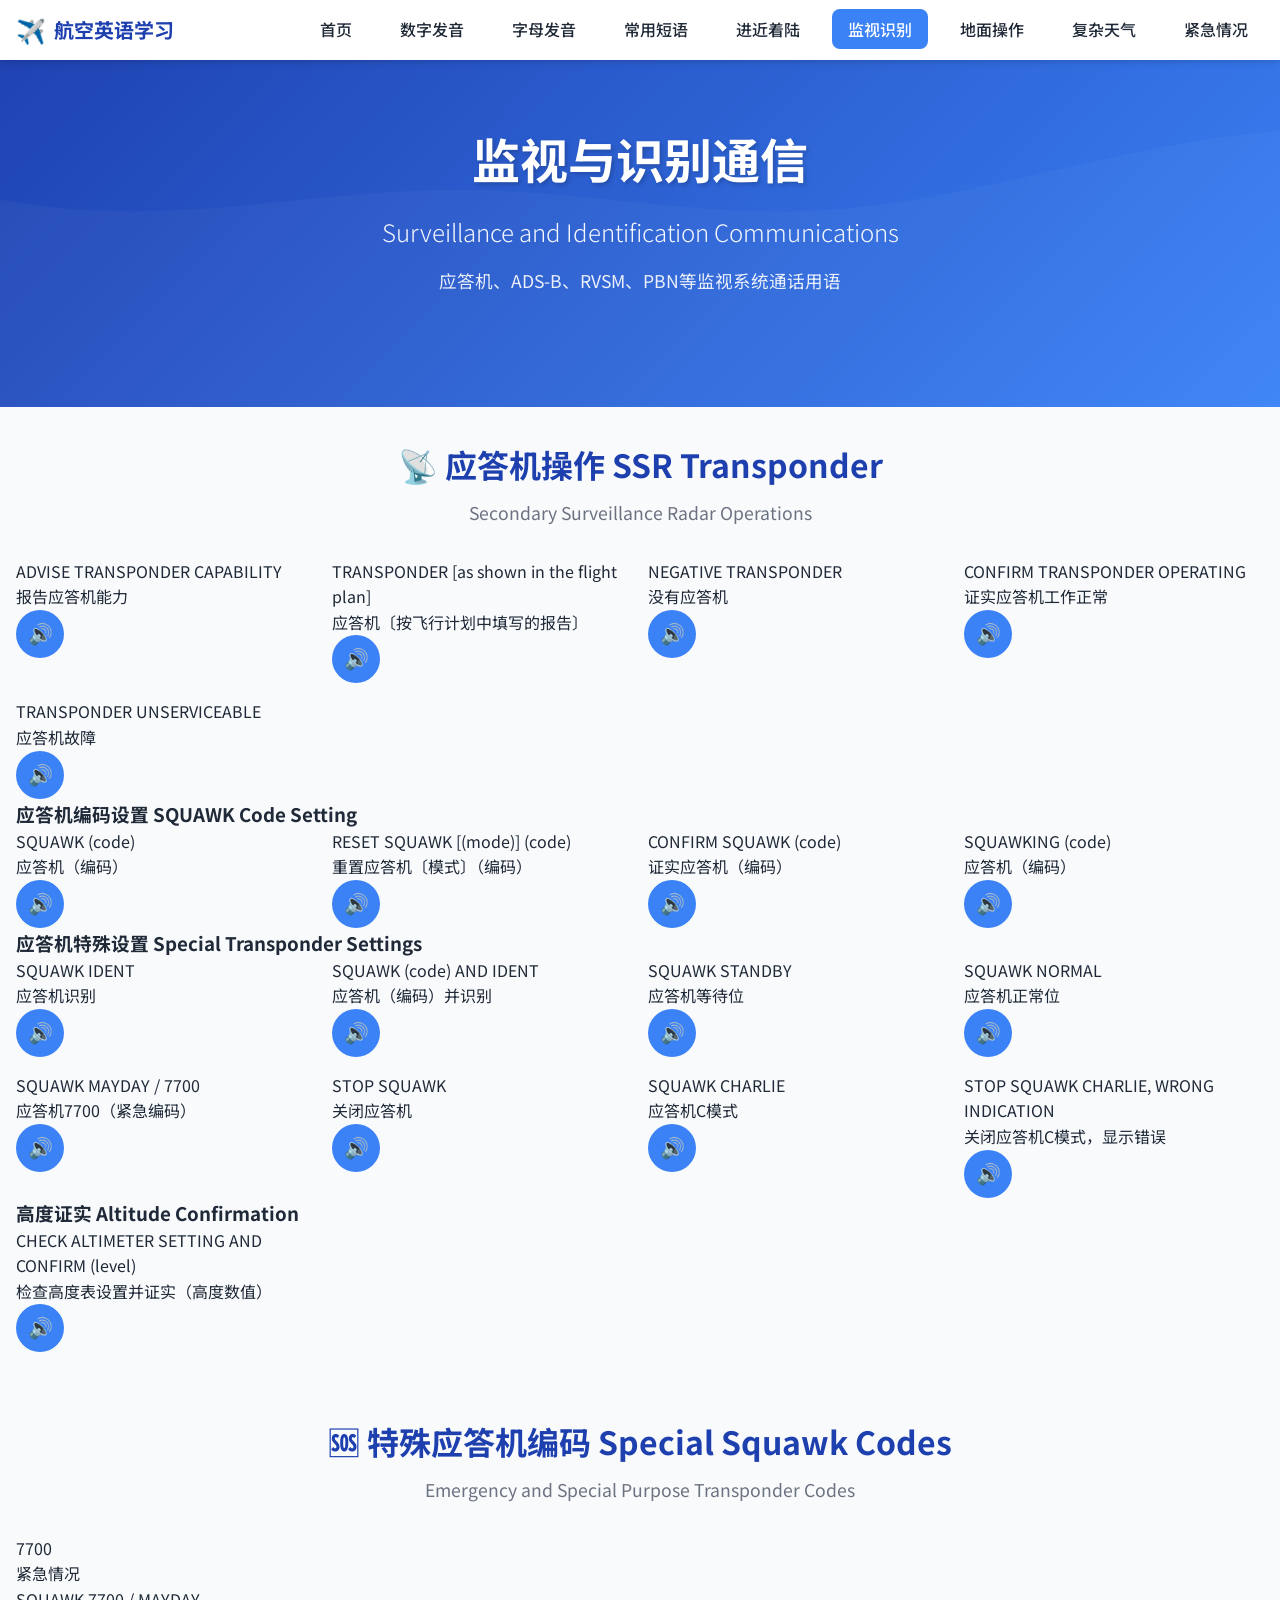
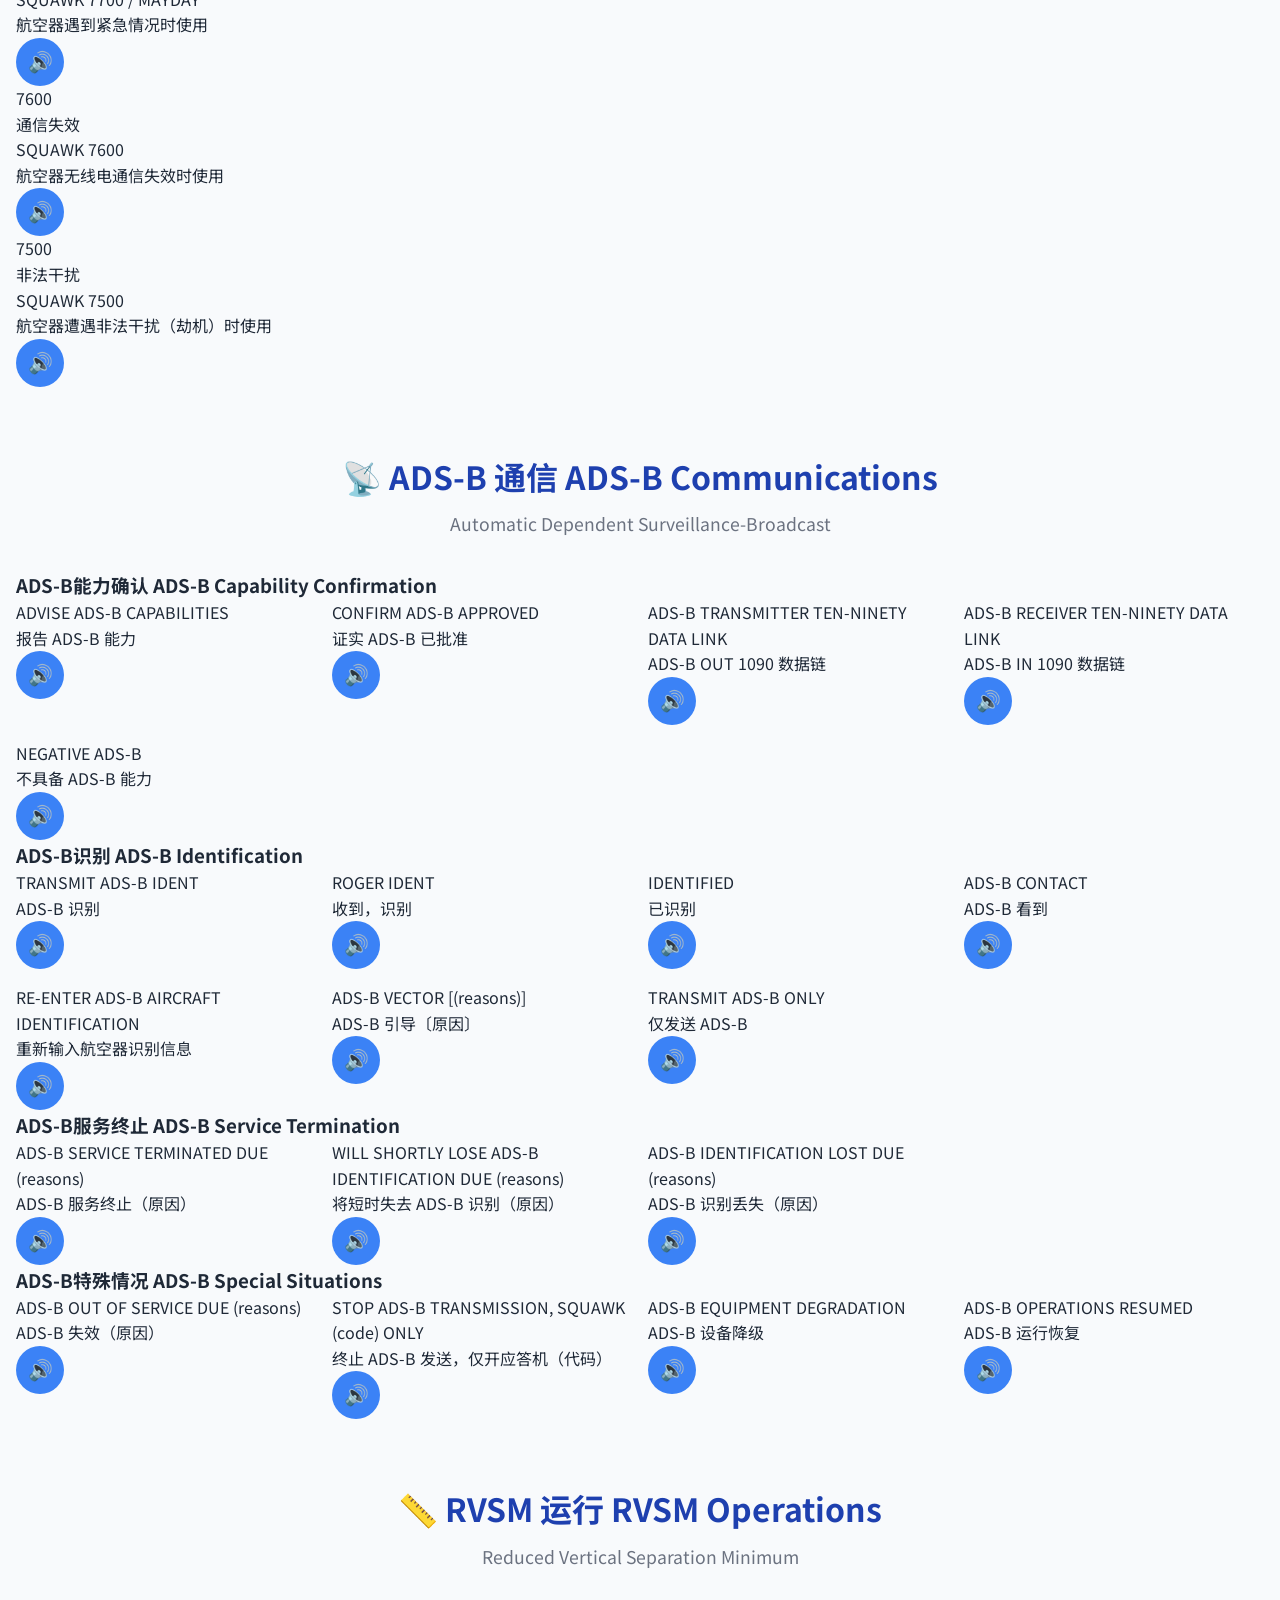
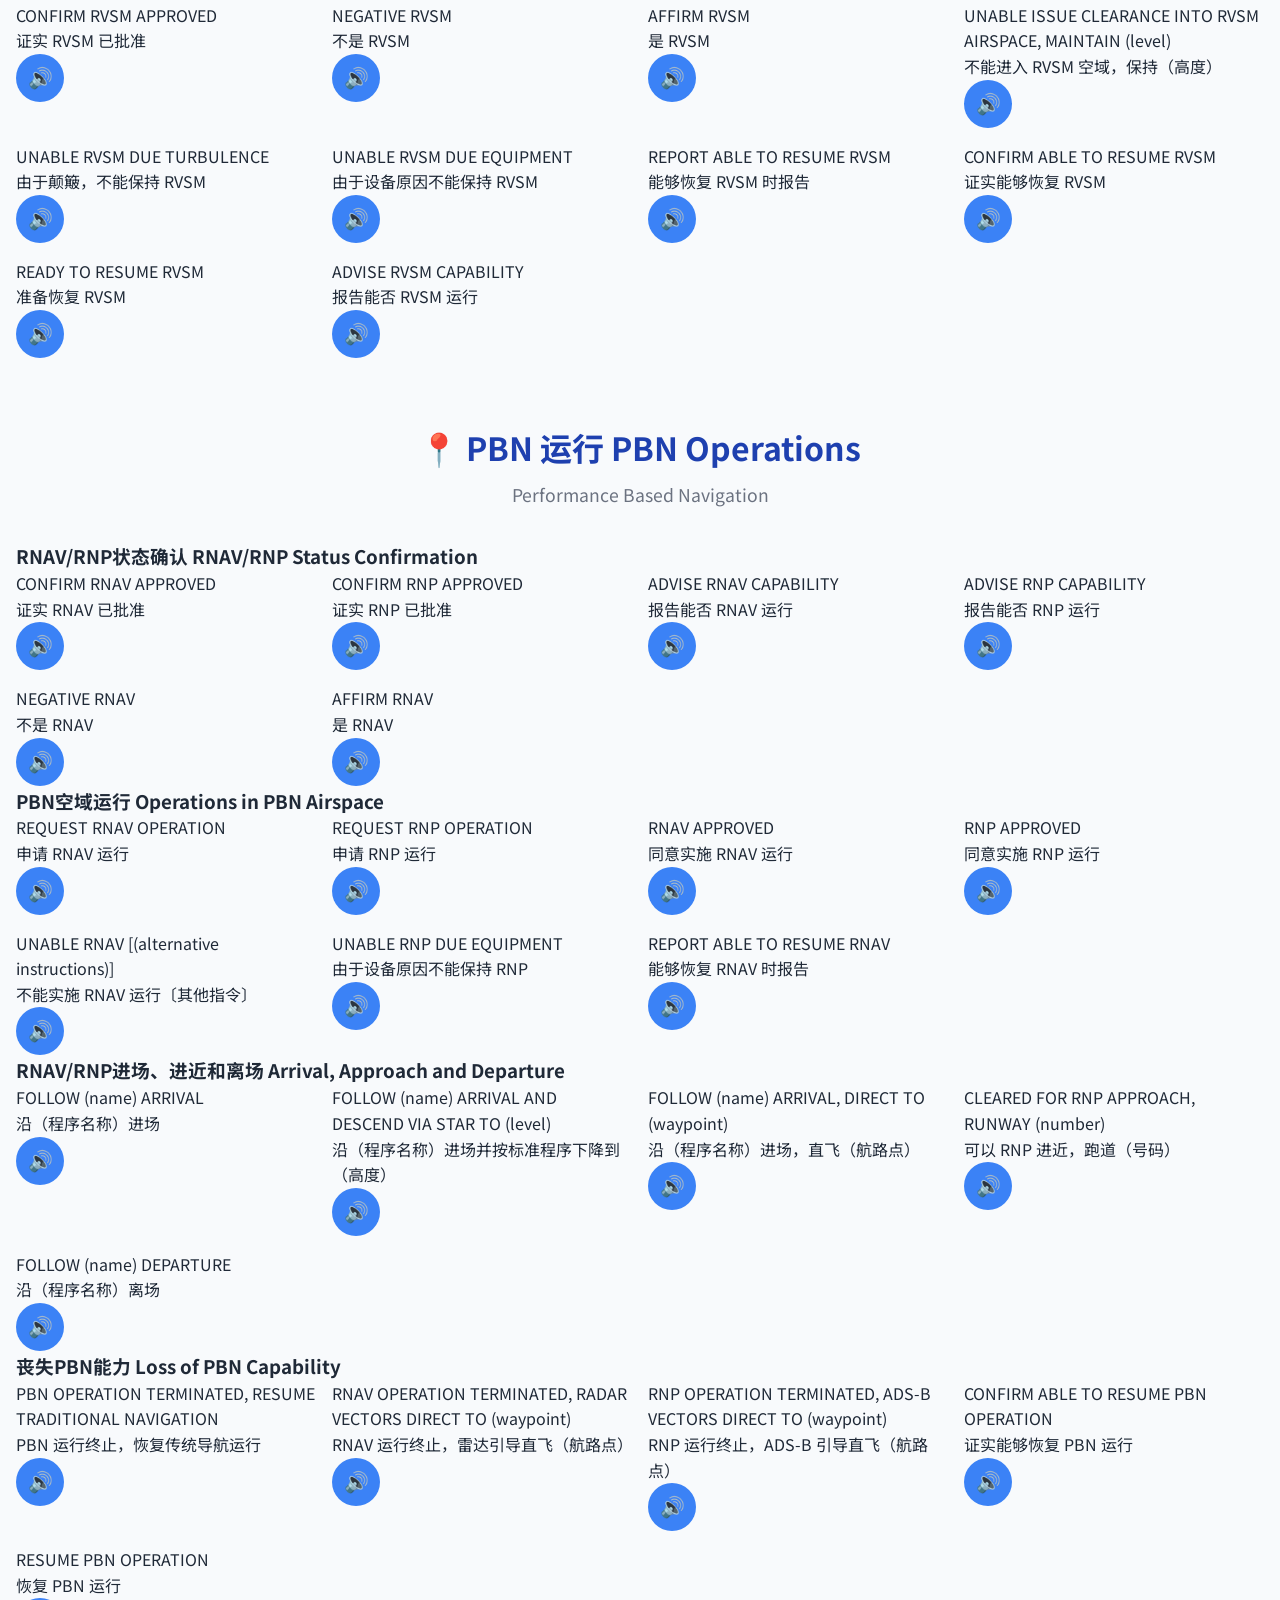
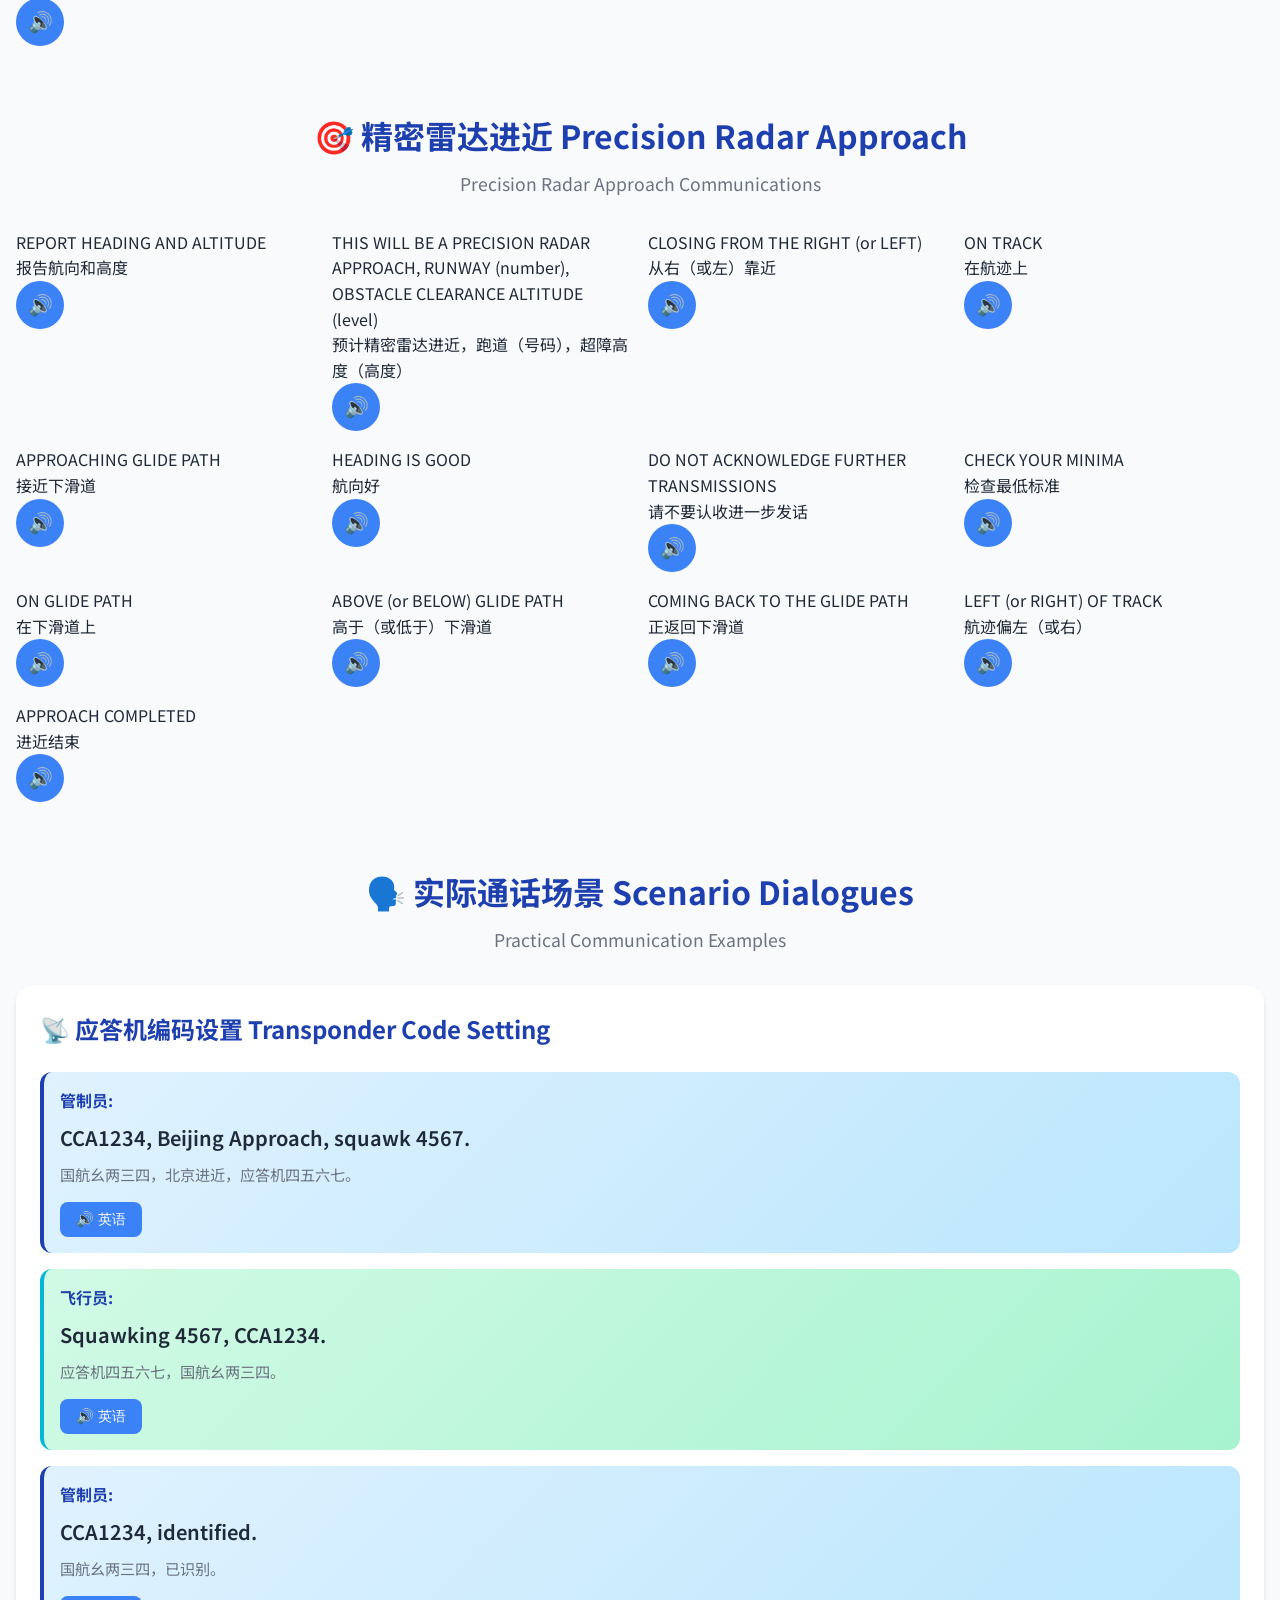
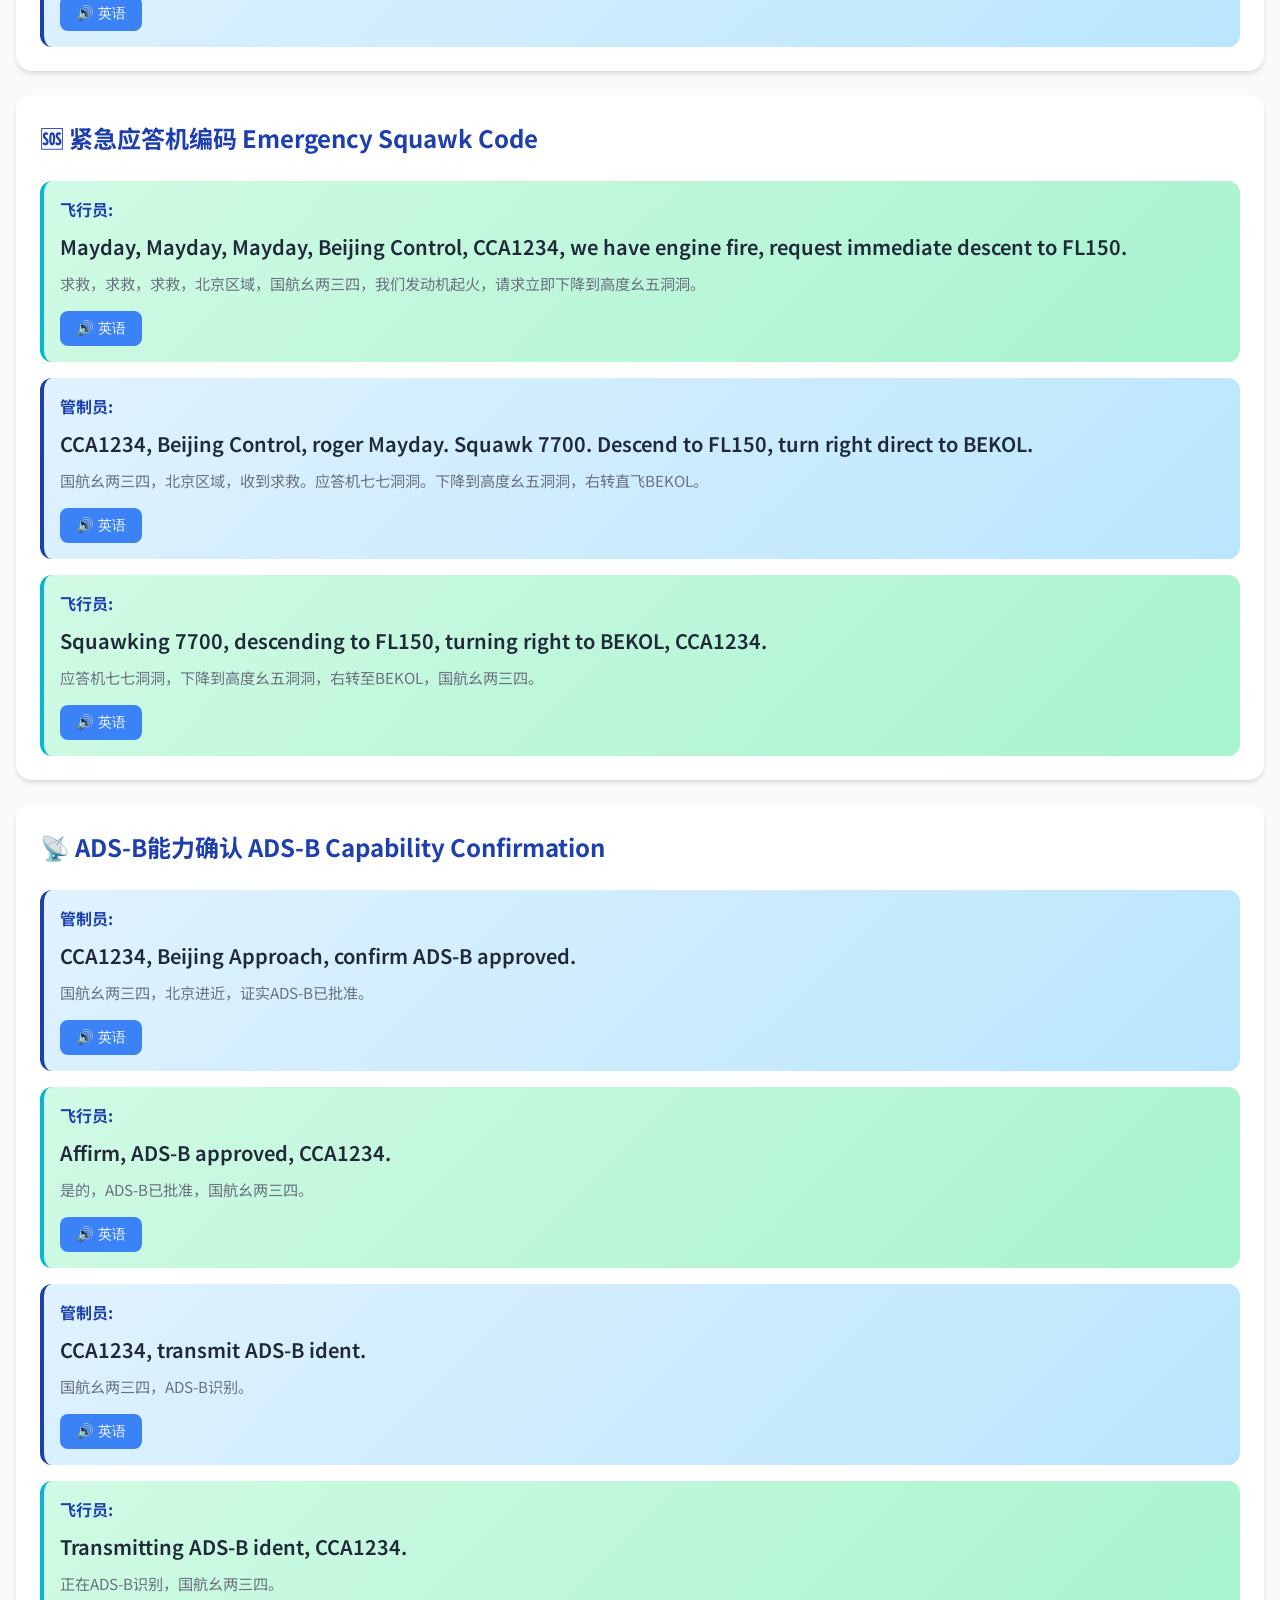
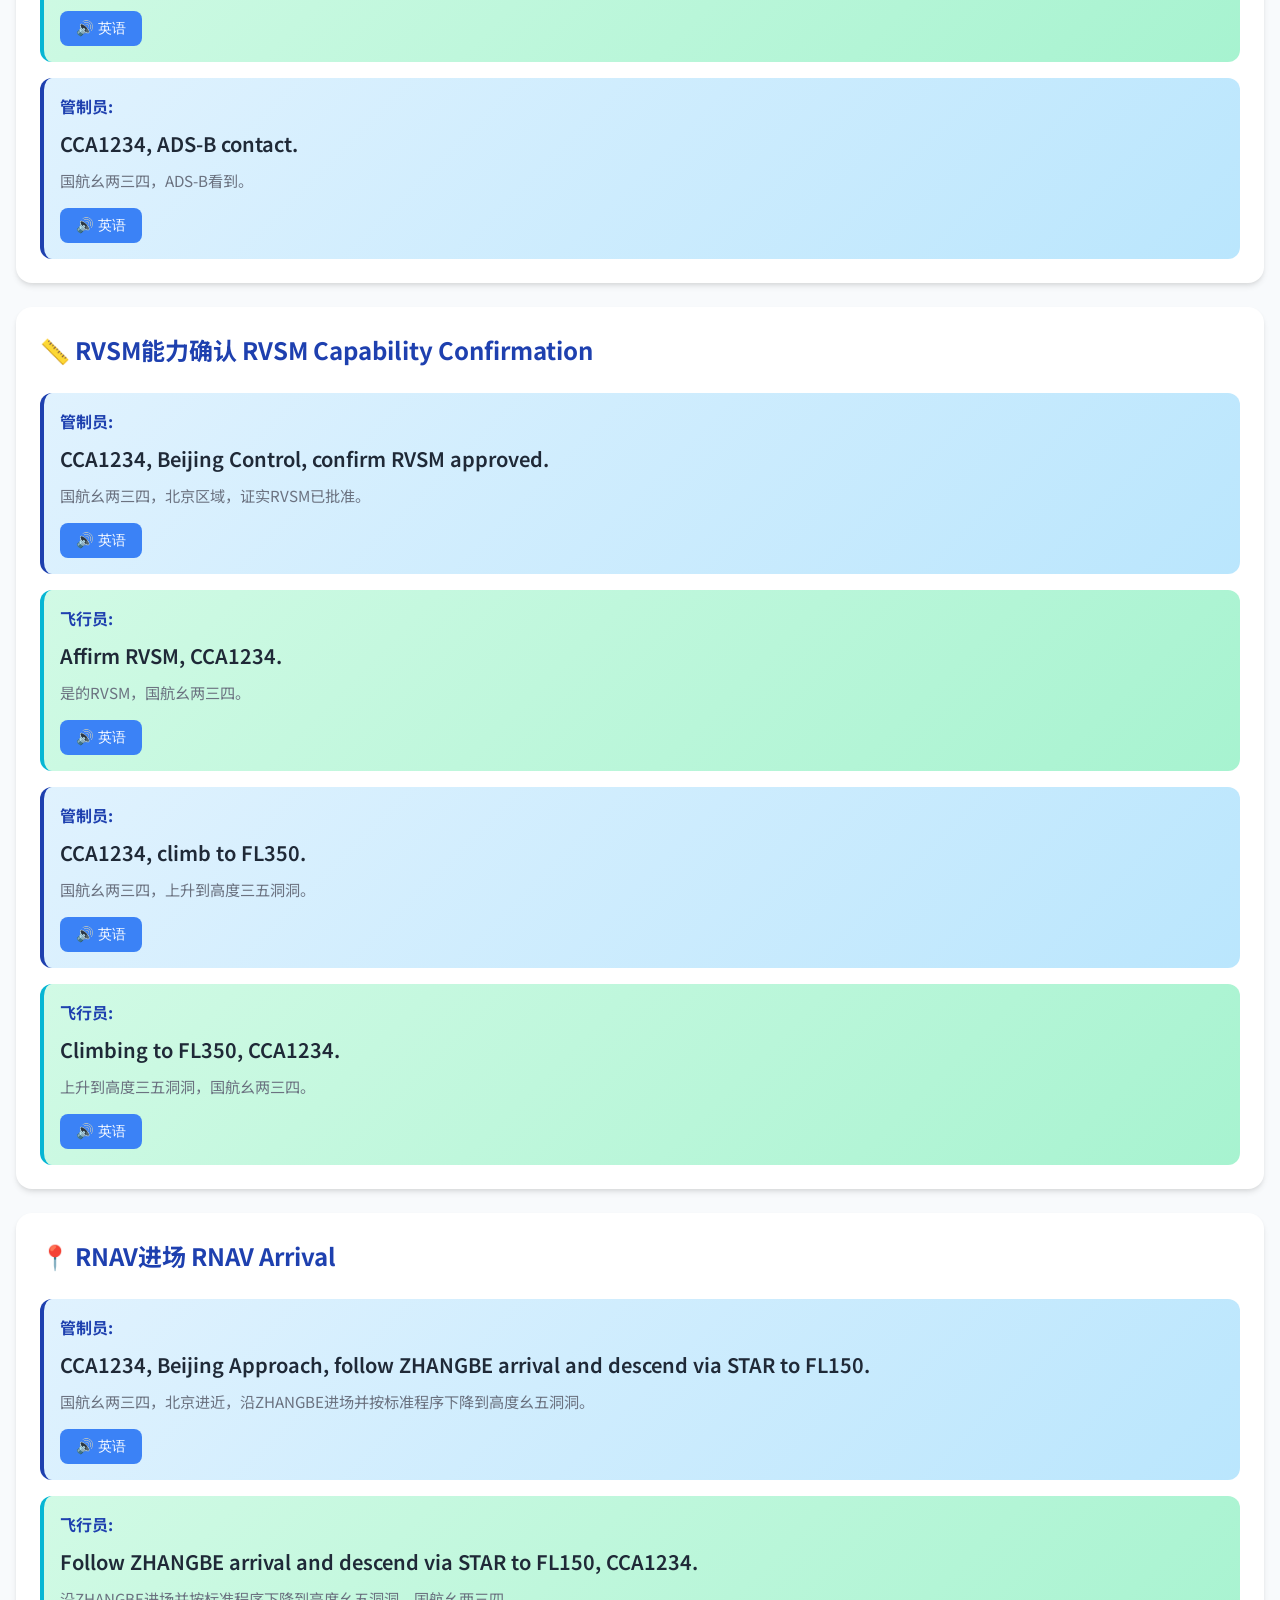
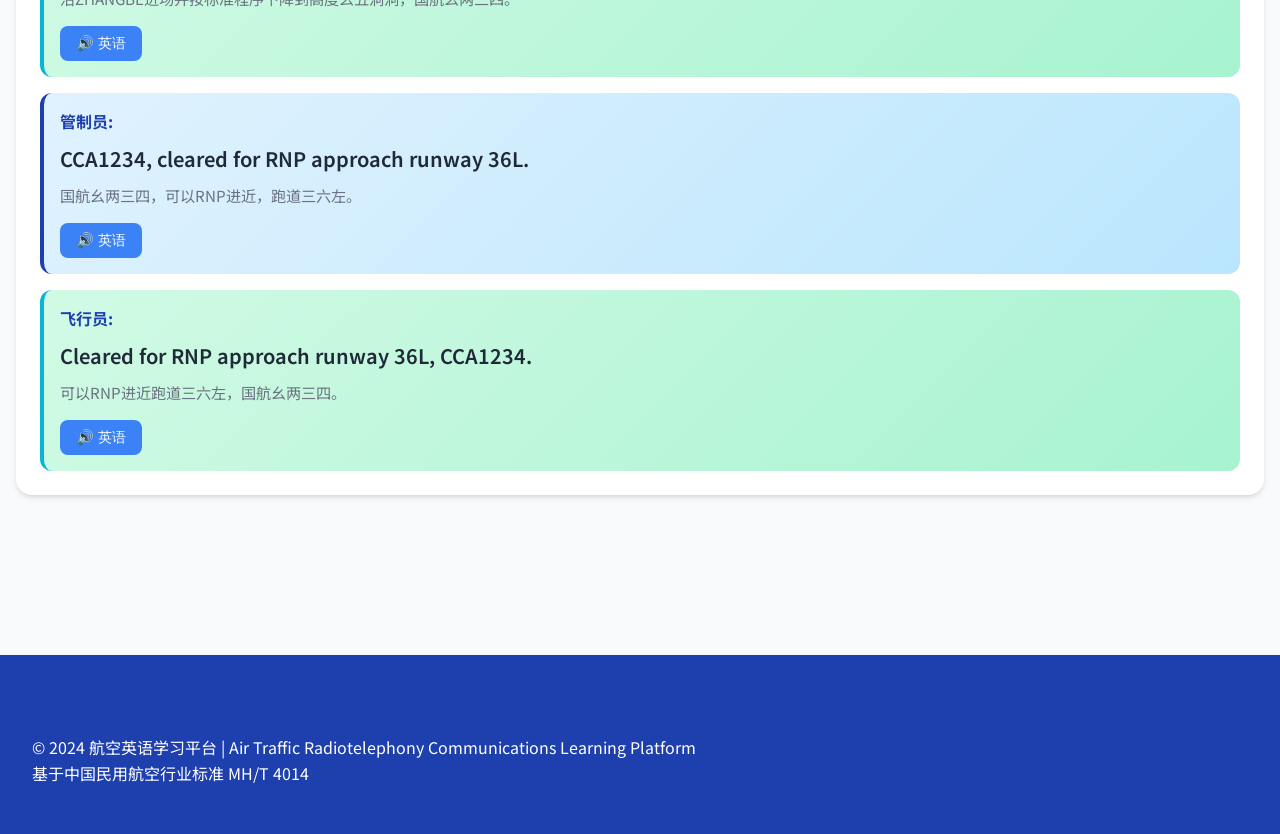
<file: surveillance.html>
<!DOCTYPE html>
<html lang="zh-CN">
<head>
    <meta charset="UTF-8">
    <meta name="viewport" content="width=device-width, initial-scale=1.0">
    <title>监视与识别通信 - 航空英语学习平台</title>
    <link rel="stylesheet" href="styles.css">
    <link rel="preconnect" href="https://fonts.googleapis.com">
    <link rel="preconnect" href="https://fonts.gstatic.com" crossorigin>
    <link href="https://fonts.googleapis.com/css2?family=Noto+Sans+SC:wght@300;400;500;700&family=Roboto:wght@300;400;500;700&display=swap" rel="stylesheet">
</head>
<body>
    <nav class="top-nav">
        <div class="nav-container">
            <div class="logo">
                <span class="logo-icon">✈️</span>
                <span class="logo-text">航空英语学习</span>
            </div>
            <button class="menu-toggle" id="menuToggle" aria-label="菜单">
                <span></span>
                <span></span>
                <span></span>
            </button>
            <ul class="nav-menu" id="navMenu">
                <li><a href="index.html">首页</a></li>
                <li><a href="index.html#numbers">数字发音</a></li>
                <li><a href="index.html#letters">字母发音</a></li>
                <li><a href="index.html#phrases">常用短语</a></li>
                <li><a href="approach.html">进近着陆</a></li>
                <li><a href="surveillance.html" class="active">监视识别</a></li>
                <li><a href="ground-operations.html">地面操作</a></li>
                <li><a href="weather.html">复杂天气</a></li>
                <li><a href="emergency.html">紧急情况</a></li>
            </ul>
        </div>
    </nav>

    <header class="hero hero-surveillance">
        <div class="hero-content">
            <h1>监视与识别通信</h1>
            <p class="subtitle">Surveillance and Identification Communications</p>
            <p class="description">应答机、ADS-B、RVSM、PBN等监视系统通话用语</p>
        </div>
    </header>

    <main class="container">
        <!-- 应答机操作 -->
        <section id="transponder" class="section">
            <div class="section-header">
                <h2>📡 应答机操作 SSR Transponder</h2>
                <p>Secondary Surveillance Radar Operations</p>
            </div>

            <div class="vocab-grid">
                <div class="vocab-card">
                    <div class="vocab-english">ADVISE TRANSPONDER CAPABILITY</div>
                    <div class="vocab-chinese">报告应答机能力</div>
                    <button class="play-btn" onclick="speak('Advise transponder capability', 'en-US')">🔊</button>
                </div>
                <div class="vocab-card">
                    <div class="vocab-english">TRANSPONDER [as shown in the flight plan]</div>
                    <div class="vocab-chinese">应答机〔按飞行计划中填写的报告〕</div>
                    <button class="play-btn" onclick="speak('Transponder as shown in the flight plan', 'en-US')">🔊</button>
                </div>
                <div class="vocab-card">
                    <div class="vocab-english">NEGATIVE TRANSPONDER</div>
                    <div class="vocab-chinese">没有应答机</div>
                    <button class="play-btn" onclick="speak('Negative transponder', 'en-US')">🔊</button>
                </div>
                <div class="vocab-card">
                    <div class="vocab-english">CONFIRM TRANSPONDER OPERATING</div>
                    <div class="vocab-chinese">证实应答机工作正常</div>
                    <button class="play-btn" onclick="speak('Confirm transponder operating', 'en-US')">🔊</button>
                </div>
                <div class="vocab-card">
                    <div class="vocab-english">TRANSPONDER UNSERVICEABLE</div>
                    <div class="vocab-chinese">应答机故障</div>
                    <button class="play-btn" onclick="speak('Transponder unserviceable', 'en-US')">🔊</button>
                </div>
            </div>

            <h3 class="subsection-title">应答机编码设置 SQUAWK Code Setting</h3>
            <div class="vocab-grid">
                <div class="vocab-card">
                    <div class="vocab-english">SQUAWK (code)</div>
                    <div class="vocab-chinese">应答机（编码）</div>
                    <button class="play-btn" onclick="speak('Squawk four five six seven', 'en-US')">🔊</button>
                </div>
                <div class="vocab-card">
                    <div class="vocab-english">RESET SQUAWK [(mode)] (code)</div>
                    <div class="vocab-chinese">重置应答机〔模式〕（编码）</div>
                    <button class="play-btn" onclick="speak('Reset squawk four five six seven', 'en-US')">🔊</button>
                </div>
                <div class="vocab-card">
                    <div class="vocab-english">CONFIRM SQUAWK (code)</div>
                    <div class="vocab-chinese">证实应答机（编码）</div>
                    <button class="play-btn" onclick="speak('Confirm squawk four five six seven', 'en-US')">🔊</button>
                </div>
                <div class="vocab-card">
                    <div class="vocab-english">SQUAWKING (code)</div>
                    <div class="vocab-chinese">应答机（编码）</div>
                    <button class="play-btn" onclick="speak('Squawking four five six seven', 'en-US')">🔊</button>
                </div>
            </div>

            <h3 class="subsection-title">应答机特殊设置 Special Transponder Settings</h3>
            <div class="vocab-grid">
                <div class="vocab-card highlight-card">
                    <div class="vocab-english">SQUAWK IDENT</div>
                    <div class="vocab-chinese">应答机识别</div>
                    <button class="play-btn" onclick="speak('Squawk ident', 'en-US')">🔊</button>
                </div>
                <div class="vocab-card">
                    <div class="vocab-english">SQUAWK (code) AND IDENT</div>
                    <div class="vocab-chinese">应答机（编码）并识别</div>
                    <button class="play-btn" onclick="speak('Squawk four five six seven and ident', 'en-US')">🔊</button>
                </div>
                <div class="vocab-card">
                    <div class="vocab-english">SQUAWK STANDBY</div>
                    <div class="vocab-chinese">应答机等待位</div>
                    <button class="play-btn" onclick="speak('Squawk standby', 'en-US')">🔊</button>
                </div>
                <div class="vocab-card">
                    <div class="vocab-english">SQUAWK NORMAL</div>
                    <div class="vocab-chinese">应答机正常位</div>
                    <button class="play-btn" onclick="speak('Squawk normal', 'en-US')">🔊</button>
                </div>
                <div class="vocab-card emergency-card">
                    <div class="vocab-english">SQUAWK MAYDAY / 7700</div>
                    <div class="vocab-chinese">应答机7700（紧急编码）</div>
                    <button class="play-btn" onclick="speak('Squawk Mayday seven seven zero zero', 'en-US')">🔊</button>
                </div>
                <div class="vocab-card">
                    <div class="vocab-english">STOP SQUAWK</div>
                    <div class="vocab-chinese">关闭应答机</div>
                    <button class="play-btn" onclick="speak('Stop squawk', 'en-US')">🔊</button>
                </div>
                <div class="vocab-card">
                    <div class="vocab-english">SQUAWK CHARLIE</div>
                    <div class="vocab-chinese">应答机C模式</div>
                    <button class="play-btn" onclick="speak('Squawk Charlie', 'en-US')">🔊</button>
                </div>
                <div class="vocab-card">
                    <div class="vocab-english">STOP SQUAWK CHARLIE, WRONG INDICATION</div>
                    <div class="vocab-chinese">关闭应答机C模式，显示错误</div>
                    <button class="play-btn" onclick="speak('Stop squawk Charlie, wrong indication', 'en-US')">🔊</button>
                </div>
            </div>

            <h3 class="subsection-title">高度证实 Altitude Confirmation</h3>
            <div class="vocab-grid">
                <div class="vocab-card">
                    <div class="vocab-english">CHECK ALTIMETER SETTING AND CONFIRM (level)</div>
                    <div class="vocab-chinese">检查高度表设置并证实（高度数值）</div>
                    <button class="play-btn" onclick="speak('Check altimeter setting and confirm flight level three five zero', 'en-US')">🔊</button>
                </div>
            </div>
        </section>

        <!-- 应答机编码说明 -->
        <section id="squawk-codes" class="section">
            <div class="section-header">
                <h2>🆘 特殊应答机编码 Special Squawk Codes</h2>
                <p>Emergency and Special Purpose Transponder Codes</p>
            </div>

            <div class="emergency-codes">
                <div class="code-card emergency">
                    <div class="code-number">7700</div>
                    <div class="code-type">紧急情况</div>
                    <div class="code-english">SQUAWK 7700 / MAYDAY</div>
                    <div class="code-desc">航空器遇到紧急情况时使用</div>
                    <button class="play-btn" onclick="speak('Squawk seven seven zero zero', 'en-US')">🔊</button>
                </div>
                <div class="code-card emergency">
                    <div class="code-number">7600</div>
                    <div class="code-type">通信失效</div>
                    <div class="code-english">SQUAWK 7600</div>
                    <div class="code-desc">航空器无线电通信失效时使用</div>
                    <button class="play-btn" onclick="speak('Squawk seven six zero zero', 'en-US')">🔊</button>
                </div>
                <div class="code-card emergency">
                    <div class="code-number">7500</div>
                    <div class="code-type">非法干扰</div>
                    <div class="code-english">SQUAWK 7500</div>
                    <div class="code-desc">航空器遭遇非法干扰（劫机）时使用</div>
                    <button class="play-btn" onclick="speak('Squawk seven five zero zero', 'en-US')">🔊</button>
                </div>
            </div>
        </section>

        <!-- ADS-B通信 -->
        <section id="adsb" class="section">
            <div class="section-header">
                <h2>📡 ADS-B 通信 ADS-B Communications</h2>
                <p>Automatic Dependent Surveillance-Broadcast</p>
            </div>

            <h3 class="subsection-title">ADS-B能力确认 ADS-B Capability Confirmation</h3>
            <div class="vocab-grid">
                <div class="vocab-card">
                    <div class="vocab-english">ADVISE ADS-B CAPABILITIES</div>
                    <div class="vocab-chinese">报告 ADS-B 能力</div>
                    <button class="play-btn" onclick="speak('Advise ADS-B capabilities', 'en-US')">🔊</button>
                </div>
                <div class="vocab-card">
                    <div class="vocab-english">CONFIRM ADS-B APPROVED</div>
                    <div class="vocab-chinese">证实 ADS-B 已批准</div>
                    <button class="play-btn" onclick="speak('Confirm ADS-B approved', 'en-US')">🔊</button>
                </div>
                <div class="vocab-card">
                    <div class="vocab-english">ADS-B TRANSMITTER TEN-NINETY DATA LINK</div>
                    <div class="vocab-chinese">ADS-B OUT 1090 数据链</div>
                    <button class="play-btn" onclick="speak('ADS-B transmitter ten-ninety data link', 'en-US')">🔊</button>
                </div>
                <div class="vocab-card">
                    <div class="vocab-english">ADS-B RECEIVER TEN-NINETY DATA LINK</div>
                    <div class="vocab-chinese">ADS-B IN 1090 数据链</div>
                    <button class="play-btn" onclick="speak('ADS-B receiver ten-ninety data link', 'en-US')">🔊</button>
                </div>
                <div class="vocab-card">
                    <div class="vocab-english">NEGATIVE ADS-B</div>
                    <div class="vocab-chinese">不具备 ADS-B 能力</div>
                    <button class="play-btn" onclick="speak('Negative ADS-B', 'en-US')">🔊</button>
                </div>
            </div>

            <h3 class="subsection-title">ADS-B识别 ADS-B Identification</h3>
            <div class="vocab-grid">
                <div class="vocab-card">
                    <div class="vocab-english">TRANSMIT ADS-B IDENT</div>
                    <div class="vocab-chinese">ADS-B 识别</div>
                    <button class="play-btn" onclick="speak('Transmit ADS-B ident', 'en-US')">🔊</button>
                </div>
                <div class="vocab-card">
                    <div class="vocab-english">ROGER IDENT</div>
                    <div class="vocab-chinese">收到，识别</div>
                    <button class="play-btn" onclick="speak('Roger ident', 'en-US')">🔊</button>
                </div>
                <div class="vocab-card">
                    <div class="vocab-english">IDENTIFIED</div>
                    <div class="vocab-chinese">已识别</div>
                    <button class="play-btn" onclick="speak('Identified', 'en-US')">🔊</button>
                </div>
                <div class="vocab-card">
                    <div class="vocab-english">ADS-B CONTACT</div>
                    <div class="vocab-chinese">ADS-B 看到</div>
                    <button class="play-btn" onclick="speak('ADS-B contact', 'en-US')">🔊</button>
                </div>
                <div class="vocab-card">
                    <div class="vocab-english">RE-ENTER ADS-B AIRCRAFT IDENTIFICATION</div>
                    <div class="vocab-chinese">重新输入航空器识别信息</div>
                    <button class="play-btn" onclick="speak('Re-enter ADS-B aircraft identification', 'en-US')">🔊</button>
                </div>
                <div class="vocab-card">
                    <div class="vocab-english">ADS-B VECTOR [(reasons)]</div>
                    <div class="vocab-chinese">ADS-B 引导〔原因〕</div>
                    <button class="play-btn" onclick="speak('ADS-B vector for sequencing', 'en-US')">🔊</button>
                </div>
                <div class="vocab-card">
                    <div class="vocab-english">TRANSMIT ADS-B ONLY</div>
                    <div class="vocab-chinese">仅发送 ADS-B</div>
                    <button class="play-btn" onclick="speak('Transmit ADS-B only', 'en-US')">🔊</button>
                </div>
            </div>

            <h3 class="subsection-title">ADS-B服务终止 ADS-B Service Termination</h3>
            <div class="vocab-grid">
                <div class="vocab-card">
                    <div class="vocab-english">ADS-B SERVICE TERMINATED DUE (reasons)</div>
                    <div class="vocab-chinese">ADS-B 服务终止（原因）</div>
                    <button class="play-btn" onclick="speak('ADS-B service terminated due equipment failure', 'en-US')">🔊</button>
                </div>
                <div class="vocab-card">
                    <div class="vocab-english">WILL SHORTLY LOSE ADS-B IDENTIFICATION DUE (reasons)</div>
                    <div class="vocab-chinese">将短时失去 ADS-B 识别（原因）</div>
                    <button class="play-btn" onclick="speak('Will shortly lose ADS-B identification due radar outage', 'en-US')">🔊</button>
                </div>
                <div class="vocab-card">
                    <div class="vocab-english">ADS-B IDENTIFICATION LOST DUE (reasons)</div>
                    <div class="vocab-chinese">ADS-B 识别丢失（原因）</div>
                    <button class="play-btn" onclick="speak('ADS-B identification lost due equipment malfunction', 'en-US')">🔊</button>
                </div>
            </div>

            <h3 class="subsection-title">ADS-B特殊情况 ADS-B Special Situations</h3>
            <div class="vocab-grid">
                <div class="vocab-card">
                    <div class="vocab-english">ADS-B OUT OF SERVICE DUE (reasons)</div>
                    <div class="vocab-chinese">ADS-B 失效（原因）</div>
                    <button class="play-btn" onclick="speak('ADS-B out of service due maintenance', 'en-US')">🔊</button>
                </div>
                <div class="vocab-card">
                    <div class="vocab-english">STOP ADS-B TRANSMISSION, SQUAWK (code) ONLY</div>
                    <div class="vocab-chinese">终止 ADS-B 发送，仅开应答机（代码）</div>
                    <button class="play-btn" onclick="speak('Stop ADS-B transmission, squawk four five six seven only', 'en-US')">🔊</button>
                </div>
                <div class="vocab-card">
                    <div class="vocab-english">ADS-B EQUIPMENT DEGRADATION</div>
                    <div class="vocab-chinese">ADS-B 设备降级</div>
                    <button class="play-btn" onclick="speak('ADS-B equipment degradation', 'en-US')">🔊</button>
                </div>
                <div class="vocab-card">
                    <div class="vocab-english">ADS-B OPERATIONS RESUMED</div>
                    <div class="vocab-chinese">ADS-B 运行恢复</div>
                    <button class="play-btn" onclick="speak('ADS-B operations resumed', 'en-US')">🔊</button>
                </div>
            </div>
        </section>

        <!-- RVSM运行 -->
        <section id="rvsm" class="section">
            <div class="section-header">
                <h2>📏 RVSM 运行 RVSM Operations</h2>
                <p>Reduced Vertical Separation Minimum</p>
            </div>

            <div class="vocab-grid">
                <div class="vocab-card">
                    <div class="vocab-english">CONFIRM RVSM APPROVED</div>
                    <div class="vocab-chinese">证实 RVSM 已批准</div>
                    <button class="play-btn" onclick="speak('Confirm RVSM approved', 'en-US')">🔊</button>
                </div>
                <div class="vocab-card">
                    <div class="vocab-english">NEGATIVE RVSM</div>
                    <div class="vocab-chinese">不是 RVSM</div>
                    <button class="play-btn" onclick="speak('Negative RVSM', 'en-US')">🔊</button>
                </div>
                <div class="vocab-card">
                    <div class="vocab-english">AFFIRM RVSM</div>
                    <div class="vocab-chinese">是 RVSM</div>
                    <button class="play-btn" onclick="speak('Affirm RVSM', 'en-US')">🔊</button>
                </div>
                <div class="vocab-card">
                    <div class="vocab-english">UNABLE ISSUE CLEARANCE INTO RVSM AIRSPACE, MAINTAIN (level)</div>
                    <div class="vocab-chinese">不能进入 RVSM 空域，保持（高度）</div>
                    <button class="play-btn" onclick="speak('Unable issue clearance into RVSM airspace, maintain flight level two eight zero', 'en-US')">🔊</button>
                </div>
                <div class="vocab-card">
                    <div class="vocab-english">UNABLE RVSM DUE TURBULENCE</div>
                    <div class="vocab-chinese">由于颠簸，不能保持 RVSM</div>
                    <button class="play-btn" onclick="speak('Unable RVSM due turbulence', 'en-US')">🔊</button>
                </div>
                <div class="vocab-card">
                    <div class="vocab-english">UNABLE RVSM DUE EQUIPMENT</div>
                    <div class="vocab-chinese">由于设备原因不能保持 RVSM</div>
                    <button class="play-btn" onclick="speak('Unable RVSM due equipment', 'en-US')">🔊</button>
                </div>
                <div class="vocab-card">
                    <div class="vocab-english">REPORT ABLE TO RESUME RVSM</div>
                    <div class="vocab-chinese">能够恢复 RVSM 时报告</div>
                    <button class="play-btn" onclick="speak('Report able to resume RVSM', 'en-US')">🔊</button>
                </div>
                <div class="vocab-card">
                    <div class="vocab-english">CONFIRM ABLE TO RESUME RVSM</div>
                    <div class="vocab-chinese">证实能够恢复 RVSM</div>
                    <button class="play-btn" onclick="speak('Confirm able to resume RVSM', 'en-US')">🔊</button>
                </div>
                <div class="vocab-card">
                    <div class="vocab-english">READY TO RESUME RVSM</div>
                    <div class="vocab-chinese">准备恢复 RVSM</div>
                    <button class="play-btn" onclick="speak('Ready to resume RVSM', 'en-US')">🔊</button>
                </div>
                <div class="vocab-card">
                    <div class="vocab-english">ADVISE RVSM CAPABILITY</div>
                    <div class="vocab-chinese">报告能否 RVSM 运行</div>
                    <button class="play-btn" onclick="speak('Advise RVSM capability', 'en-US')">🔊</button>
                </div>
            </div>
        </section>

        <!-- PBN运行 -->
        <section id="pbn" class="section">
            <div class="section-header">
                <h2>📍 PBN 运行 PBN Operations</h2>
                <p>Performance Based Navigation</p>
            </div>

            <h3 class="subsection-title">RNAV/RNP状态确认 RNAV/RNP Status Confirmation</h3>
            <div class="vocab-grid">
                <div class="vocab-card">
                    <div class="vocab-english">CONFIRM RNAV APPROVED</div>
                    <div class="vocab-chinese">证实 RNAV 已批准</div>
                    <button class="play-btn" onclick="speak('Confirm RNAV approved', 'en-US')">🔊</button>
                </div>
                <div class="vocab-card">
                    <div class="vocab-english">CONFIRM RNP APPROVED</div>
                    <div class="vocab-chinese">证实 RNP 已批准</div>
                    <button class="play-btn" onclick="speak('Confirm RNP approved', 'en-US')">🔊</button>
                </div>
                <div class="vocab-card">
                    <div class="vocab-english">ADVISE RNAV CAPABILITY</div>
                    <div class="vocab-chinese">报告能否 RNAV 运行</div>
                    <button class="play-btn" onclick="speak('Advise RNAV capability', 'en-US')">🔊</button>
                </div>
                <div class="vocab-card">
                    <div class="vocab-english">ADVISE RNP CAPABILITY</div>
                    <div class="vocab-chinese">报告能否 RNP 运行</div>
                    <button class="play-btn" onclick="speak('Advise RNP capability', 'en-US')">🔊</button>
                </div>
                <div class="vocab-card">
                    <div class="vocab-english">NEGATIVE RNAV</div>
                    <div class="vocab-chinese">不是 RNAV</div>
                    <button class="play-btn" onclick="speak('Negative RNAV', 'en-US')">🔊</button>
                </div>
                <div class="vocab-card">
                    <div class="vocab-english">AFFIRM RNAV</div>
                    <div class="vocab-chinese">是 RNAV</div>
                    <button class="play-btn" onclick="speak('Affirm RNAV', 'en-US')">🔊</button>
                </div>
            </div>

            <h3 class="subsection-title">PBN空域运行 Operations in PBN Airspace</h3>
            <div class="vocab-grid">
                <div class="vocab-card">
                    <div class="vocab-english">REQUEST RNAV OPERATION</div>
                    <div class="vocab-chinese">申请 RNAV 运行</div>
                    <button class="play-btn" onclick="speak('Request RNAV operation', 'en-US')">🔊</button>
                </div>
                <div class="vocab-card">
                    <div class="vocab-english">REQUEST RNP OPERATION</div>
                    <div class="vocab-chinese">申请 RNP 运行</div>
                    <button class="play-btn" onclick="speak('Request RNP operation', 'en-US')">🔊</button>
                </div>
                <div class="vocab-card">
                    <div class="vocab-english">RNAV APPROVED</div>
                    <div class="vocab-chinese">同意实施 RNAV 运行</div>
                    <button class="play-btn" onclick="speak('RNAV approved', 'en-US')">🔊</button>
                </div>
                <div class="vocab-card">
                    <div class="vocab-english">RNP APPROVED</div>
                    <div class="vocab-chinese">同意实施 RNP 运行</div>
                    <button class="play-btn" onclick="speak('RNP approved', 'en-US')">🔊</button>
                </div>
                <div class="vocab-card">
                    <div class="vocab-english">UNABLE RNAV [(alternative instructions)]</div>
                    <div class="vocab-chinese">不能实施 RNAV 运行〔其他指令〕</div>
                    <button class="play-btn" onclick="speak('Unable RNAV, fly heading zero nine zero', 'en-US')">🔊</button>
                </div>
                <div class="vocab-card">
                    <div class="vocab-english">UNABLE RNP DUE EQUIPMENT</div>
                    <div class="vocab-chinese">由于设备原因不能保持 RNP</div>
                    <button class="play-btn" onclick="speak('Unable RNP due equipment', 'en-US')">🔊</button>
                </div>
                <div class="vocab-card">
                    <div class="vocab-english">REPORT ABLE TO RESUME RNAV</div>
                    <div class="vocab-chinese">能够恢复 RNAV 时报告</div>
                    <button class="play-btn" onclick="speak('Report able to resume RNAV', 'en-US')">🔊</button>
                </div>
            </div>

            <h3 class="subsection-title">RNAV/RNP进场、进近和离场 Arrival, Approach and Departure</h3>
            <div class="vocab-grid">
                <div class="vocab-card">
                    <div class="vocab-english">FOLLOW (name) ARRIVAL</div>
                    <div class="vocab-chinese">沿（程序名称）进场</div>
                    <button class="play-btn" onclick="speak('Follow ZHANGBE arrival', 'en-US')">🔊</button>
                </div>
                <div class="vocab-card">
                    <div class="vocab-english">FOLLOW (name) ARRIVAL AND DESCEND VIA STAR TO (level)</div>
                    <div class="vocab-chinese">沿（程序名称）进场并按标准程序下降到（高度）</div>
                    <button class="play-btn" onclick="speak('Follow ZHANGBE arrival and descend via STAR to flight level one five zero', 'en-US')">🔊</button>
                </div>
                <div class="vocab-card">
                    <div class="vocab-english">FOLLOW (name) ARRIVAL, DIRECT TO (waypoint)</div>
                    <div class="vocab-chinese">沿（程序名称）进场，直飞（航路点）</div>
                    <button class="play-btn" onclick="speak('Follow ZHANGBE arrival, direct to ELKUR', 'en-US')">🔊</button>
                </div>
                <div class="vocab-card">
                    <div class="vocab-english">CLEARED FOR RNP APPROACH, RUNWAY (number)</div>
                    <div class="vocab-chinese">可以 RNP 进近，跑道（号码）</div>
                    <button class="play-btn" onclick="speak('Cleared for RNP approach, runway three six left', 'en-US')">🔊</button>
                </div>
                <div class="vocab-card">
                    <div class="vocab-english">FOLLOW (name) DEPARTURE</div>
                    <div class="vocab-chinese">沿（程序名称）离场</div>
                    <button class="play-btn" onclick="speak('Follow ZHANGBE departure', 'en-US')">🔊</button>
                </div>
            </div>

            <h3 class="subsection-title">丧失PBN能力 Loss of PBN Capability</h3>
            <div class="vocab-grid">
                <div class="vocab-card">
                    <div class="vocab-english">PBN OPERATION TERMINATED, RESUME TRADITIONAL NAVIGATION</div>
                    <div class="vocab-chinese">PBN 运行终止，恢复传统导航运行</div>
                    <button class="play-btn" onclick="speak('PBN operation terminated, resume traditional navigation', 'en-US')">🔊</button>
                </div>
                <div class="vocab-card">
                    <div class="vocab-english">RNAV OPERATION TERMINATED, RADAR VECTORS DIRECT TO (waypoint)</div>
                    <div class="vocab-chinese">RNAV 运行终止，雷达引导直飞（航路点）</div>
                    <button class="play-btn" onclick="speak('RNAV operation terminated, radar vectors direct to ELKUR', 'en-US')">🔊</button>
                </div>
                <div class="vocab-card">
                    <div class="vocab-english">RNP OPERATION TERMINATED, ADS-B VECTORS DIRECT TO (waypoint)</div>
                    <div class="vocab-chinese">RNP 运行终止，ADS-B 引导直飞（航路点）</div>
                    <button class="play-btn" onclick="speak('RNP operation terminated, ADS-B vectors direct to ELKUR', 'en-US')">🔊</button>
                </div>
                <div class="vocab-card">
                    <div class="vocab-english">CONFIRM ABLE TO RESUME PBN OPERATION</div>
                    <div class="vocab-chinese">证实能够恢复 PBN 运行</div>
                    <button class="play-btn" onclick="speak('Confirm able to resume PBN operation', 'en-US')">🔊</button>
                </div>
                <div class="vocab-card">
                    <div class="vocab-english">RESUME PBN OPERATION</div>
                    <div class="vocab-chinese">恢复 PBN 运行</div>
                    <button class="play-btn" onclick="speak('Resume PBN operation', 'en-US')">🔊</button>
                </div>
            </div>
        </section>

        <!-- 精密雷达进近 -->
        <section id="precision-radar" class="section">
            <div class="section-header">
                <h2>🎯 精密雷达进近 Precision Radar Approach</h2>
                <p>Precision Radar Approach Communications</p>
            </div>

            <div class="vocab-grid">
                <div class="vocab-card">
                    <div class="vocab-english">REPORT HEADING AND ALTITUDE</div>
                    <div class="vocab-chinese">报告航向和高度</div>
                    <button class="play-btn" onclick="speak('Report heading and altitude', 'en-US')">🔊</button>
                </div>
                <div class="vocab-card">
                    <div class="vocab-english">THIS WILL BE A PRECISION RADAR APPROACH, RUNWAY (number), OBSTACLE CLEARANCE ALTITUDE (level)</div>
                    <div class="vocab-chinese">预计精密雷达进近，跑道（号码），超障高度（高度）</div>
                    <button class="play-btn" onclick="speak('This will be a precision radar approach, runway three six, obstacle clearance altitude five hundred feet', 'en-US')">🔊</button>
                </div>
                <div class="vocab-card">
                    <div class="vocab-english">CLOSING FROM THE RIGHT (or LEFT)</div>
                    <div class="vocab-chinese">从右（或左）靠近</div>
                    <button class="play-btn" onclick="speak('Closing from the right', 'en-US')">🔊</button>
                </div>
                <div class="vocab-card">
                    <div class="vocab-english">ON TRACK</div>
                    <div class="vocab-chinese">在航迹上</div>
                    <button class="play-btn" onclick="speak('On track', 'en-US')">🔊</button>
                </div>
                <div class="vocab-card">
                    <div class="vocab-english">APPROACHING GLIDE PATH</div>
                    <div class="vocab-chinese">接近下滑道</div>
                    <button class="play-btn" onclick="speak('Approaching glide path', 'en-US')">🔊</button>
                </div>
                <div class="vocab-card">
                    <div class="vocab-english">HEADING IS GOOD</div>
                    <div class="vocab-chinese">航向好</div>
                    <button class="play-btn" onclick="speak('Heading is good', 'en-US')">🔊</button>
                </div>
                <div class="vocab-card">
                    <div class="vocab-english">DO NOT ACKNOWLEDGE FURTHER TRANSMISSIONS</div>
                    <div class="vocab-chinese">请不要认收进一步发话</div>
                    <button class="play-btn" onclick="speak('Do not acknowledge further transmissions', 'en-US')">🔊</button>
                </div>
                <div class="vocab-card">
                    <div class="vocab-english">CHECK YOUR MINIMA</div>
                    <div class="vocab-chinese">检查最低标准</div>
                    <button class="play-btn" onclick="speak('Check your minima', 'en-US')">🔊</button>
                </div>
                <div class="vocab-card">
                    <div class="vocab-english">ON GLIDE PATH</div>
                    <div class="vocab-chinese">在下滑道上</div>
                    <button class="play-btn" onclick="speak('On glide path', 'en-US')">🔊</button>
                </div>
                <div class="vocab-card">
                    <div class="vocab-english">ABOVE (or BELOW) GLIDE PATH</div>
                    <div class="vocab-chinese">高于（或低于）下滑道</div>
                    <button class="play-btn" onclick="speak('Above glide path', 'en-US')">🔊</button>
                </div>
                <div class="vocab-card">
                    <div class="vocab-english">COMING BACK TO THE GLIDE PATH</div>
                    <div class="vocab-chinese">正返回下滑道</div>
                    <button class="play-btn" onclick="speak('Coming back to the glide path', 'en-US')">🔊</button>
                </div>
                <div class="vocab-card">
                    <div class="vocab-english">LEFT (or RIGHT) OF TRACK</div>
                    <div class="vocab-chinese">航迹偏左（或右）</div>
                    <button class="play-btn" onclick="speak('Left of track', 'en-US')">🔊</button>
                </div>
                <div class="vocab-card">
                    <div class="vocab-english">APPROACH COMPLETED</div>
                    <div class="vocab-chinese">进近结束</div>
                    <button class="play-btn" onclick="speak('Approach completed', 'en-US')">🔊</button>
                </div>
            </div>
        </section>

        <!-- 场景对话 -->
        <section id="scenarios" class="section">
            <div class="section-header">
                <h2>🗣️ 实际通话场景 Scenario Dialogues</h2>
                <p>Practical Communication Examples</p>
            </div>

            <div class="scenario-card">
                <h3>📡 应答机编码设置 Transponder Code Setting</h3>
                <div class="dialogue">
                    <div class="dialogue-item controller">
                        <span class="role">管制员:</span>
                        <p class="english-text">CCA1234, Beijing Approach, squawk 4567.</p>
                        <p class="chinese-text">国航幺两三四，北京进近，应答机四五六七。</p>
                        <button class="dialogue-play-btn" onclick="speak('CCA1234, Beijing Approach, squawk four five six seven', 'en-US')">🔊 英语</button>
                    </div>
                    <div class="dialogue-item pilot">
                        <span class="role">飞行员:</span>
                        <p class="english-text">Squawking 4567, CCA1234.</p>
                        <p class="chinese-text">应答机四五六七，国航幺两三四。</p>
                        <button class="dialogue-play-btn" onclick="speak('Squawking four five six seven, CCA1234', 'en-US')">🔊 英语</button>
                    </div>
                    <div class="dialogue-item controller">
                        <span class="role">管制员:</span>
                        <p class="english-text">CCA1234, identified.</p>
                        <p class="chinese-text">国航幺两三四，已识别。</p>
                        <button class="dialogue-play-btn" onclick="speak('CCA1234, identified', 'en-US')">🔊 英语</button>
                    </div>
                </div>
            </div>

            <div class="scenario-card">
                <h3>🆘 紧急应答机编码 Emergency Squawk Code</h3>
                <div class="dialogue">
                    <div class="dialogue-item pilot">
                        <span class="role">飞行员:</span>
                        <p class="english-text">Mayday, Mayday, Mayday, Beijing Control, CCA1234, we have engine fire, request immediate descent to FL150.</p>
                        <p class="chinese-text">求救，求救，求救，北京区域，国航幺两三四，我们发动机起火，请求立即下降到高度幺五洞洞。</p>
                        <button class="dialogue-play-btn" onclick="speak('Mayday, Mayday, Mayday, Beijing Control, CCA1234, we have engine fire, request immediate descent to flight level one five zero', 'en-US')">🔊 英语</button>
                    </div>
                    <div class="dialogue-item controller">
                        <span class="role">管制员:</span>
                        <p class="english-text">CCA1234, Beijing Control, roger Mayday. Squawk 7700. Descend to FL150, turn right direct to BEKOL.</p>
                        <p class="chinese-text">国航幺两三四，北京区域，收到求救。应答机七七洞洞。下降到高度幺五洞洞，右转直飞BEKOL。</p>
                        <button class="dialogue-play-btn" onclick="speak('CCA1234, Beijing Control, roger Mayday. Squawk seven seven zero zero. Descend to flight level one five zero, turn right direct to BEKOL', 'en-US')">🔊 英语</button>
                    </div>
                    <div class="dialogue-item pilot">
                        <span class="role">飞行员:</span>
                        <p class="english-text">Squawking 7700, descending to FL150, turning right to BEKOL, CCA1234.</p>
                        <p class="chinese-text">应答机七七洞洞，下降到高度幺五洞洞，右转至BEKOL，国航幺两三四。</p>
                        <button class="dialogue-play-btn" onclick="speak('Squawking seven seven zero zero, descending to flight level one five zero, turning right to BEKOL, CCA1234', 'en-US')">🔊 英语</button>
                    </div>
                </div>
            </div>

            <div class="scenario-card">
                <h3>📡 ADS-B能力确认 ADS-B Capability Confirmation</h3>
                <div class="dialogue">
                    <div class="dialogue-item controller">
                        <span class="role">管制员:</span>
                        <p class="english-text">CCA1234, Beijing Approach, confirm ADS-B approved.</p>
                        <p class="chinese-text">国航幺两三四，北京进近，证实ADS-B已批准。</p>
                        <button class="dialogue-play-btn" onclick="speak('CCA1234, Beijing Approach, confirm ADS-B approved', 'en-US')">🔊 英语</button>
                    </div>
                    <div class="dialogue-item pilot">
                        <span class="role">飞行员:</span>
                        <p class="english-text">Affirm, ADS-B approved, CCA1234.</p>
                        <p class="chinese-text">是的，ADS-B已批准，国航幺两三四。</p>
                        <button class="dialogue-play-btn" onclick="speak('Affirm, ADS-B approved, CCA1234', 'en-US')">🔊 英语</button>
                    </div>
                    <div class="dialogue-item controller">
                        <span class="role">管制员:</span>
                        <p class="english-text">CCA1234, transmit ADS-B ident.</p>
                        <p class="chinese-text">国航幺两三四，ADS-B识别。</p>
                        <button class="dialogue-play-btn" onclick="speak('CCA1234, transmit ADS-B ident', 'en-US')">🔊 英语</button>
                    </div>
                    <div class="dialogue-item pilot">
                        <span class="role">飞行员:</span>
                        <p class="english-text">Transmitting ADS-B ident, CCA1234.</p>
                        <p class="chinese-text">正在ADS-B识别，国航幺两三四。</p>
                        <button class="dialogue-play-btn" onclick="speak('Transmitting ADS-B ident, CCA1234', 'en-US')">🔊 英语</button>
                    </div>
                    <div class="dialogue-item controller">
                        <span class="role">管制员:</span>
                        <p class="english-text">CCA1234, ADS-B contact.</p>
                        <p class="chinese-text">国航幺两三四，ADS-B看到。</p>
                        <button class="dialogue-play-btn" onclick="speak('CCA1234, ADS-B contact', 'en-US')">🔊 英语</button>
                    </div>
                </div>
            </div>

            <div class="scenario-card">
                <h3>📏 RVSM能力确认 RVSM Capability Confirmation</h3>
                <div class="dialogue">
                    <div class="dialogue-item controller">
                        <span class="role">管制员:</span>
                        <p class="english-text">CCA1234, Beijing Control, confirm RVSM approved.</p>
                        <p class="chinese-text">国航幺两三四，北京区域，证实RVSM已批准。</p>
                        <button class="dialogue-play-btn" onclick="speak('CCA1234, Beijing Control, confirm RVSM approved', 'en-US')">🔊 英语</button>
                    </div>
                    <div class="dialogue-item pilot">
                        <span class="role">飞行员:</span>
                        <p class="english-text">Affirm RVSM, CCA1234.</p>
                        <p class="chinese-text">是的RVSM，国航幺两三四。</p>
                        <button class="dialogue-play-btn" onclick="speak('Affirm RVSM, CCA1234', 'en-US')">🔊 英语</button>
                    </div>
                    <div class="dialogue-item controller">
                        <span class="role">管制员:</span>
                        <p class="english-text">CCA1234, climb to FL350.</p>
                        <p class="chinese-text">国航幺两三四，上升到高度三五洞洞。</p>
                        <button class="dialogue-play-btn" onclick="speak('CCA1234, climb to flight level three five zero', 'en-US')">🔊 英语</button>
                    </div>
                    <div class="dialogue-item pilot">
                        <span class="role">飞行员:</span>
                        <p class="english-text">Climbing to FL350, CCA1234.</p>
                        <p class="chinese-text">上升到高度三五洞洞，国航幺两三四。</p>
                        <button class="dialogue-play-btn" onclick="speak('Climbing to flight level three five zero, CCA1234', 'en-US')">🔊 英语</button>
                    </div>
                </div>
            </div>

            <div class="scenario-card">
                <h3>📍 RNAV进场 RNAV Arrival</h3>
                <div class="dialogue">
                    <div class="dialogue-item controller">
                        <span class="role">管制员:</span>
                        <p class="english-text">CCA1234, Beijing Approach, follow ZHANGBE arrival and descend via STAR to FL150.</p>
                        <p class="chinese-text">国航幺两三四，北京进近，沿ZHANGBE进场并按标准程序下降到高度幺五洞洞。</p>
                        <button class="dialogue-play-btn" onclick="speak('CCA1234, Beijing Approach, follow ZHANGBE arrival and descend via STAR to flight level one five zero', 'en-US')">🔊 英语</button>
                    </div>
                    <div class="dialogue-item pilot">
                        <span class="role">飞行员:</span>
                        <p class="english-text">Follow ZHANGBE arrival and descend via STAR to FL150, CCA1234.</p>
                        <p class="chinese-text">沿ZHANGBE进场并按标准程序下降到高度幺五洞洞，国航幺两三四。</p>
                        <button class="dialogue-play-btn" onclick="speak('Follow ZHANGBE arrival and descend via STAR to flight level one five zero, CCA1234', 'en-US')">🔊 英语</button>
                    </div>
                    <div class="dialogue-item controller">
                        <span class="role">管制员:</span>
                        <p class="english-text">CCA1234, cleared for RNP approach runway 36L.</p>
                        <p class="chinese-text">国航幺两三四，可以RNP进近，跑道三六左。</p>
                        <button class="dialogue-play-btn" onclick="speak('CCA1234, cleared for RNP approach runway three six left', 'en-US')">🔊 英语</button>
                    </div>
                    <div class="dialogue-item pilot">
                        <span class="role">飞行员:</span>
                        <p class="english-text">Cleared for RNP approach runway 36L, CCA1234.</p>
                        <p class="chinese-text">可以RNP进近跑道三六左，国航幺两三四。</p>
                        <button class="dialogue-play-btn" onclick="speak('Cleared for RNP approach runway three six left, CCA1234', 'en-US')">🔊 英语</button>
                    </div>
                </div>
            </div>
        </section>
    </main>

    <footer class="footer">
        <div class="container">
            <p>© 2024 航空英语学习平台 | Air Traffic Radiotelephony Communications Learning Platform</p>
            <p>基于中国民用航空行业标准 MH/T 4014</p>
        </div>
    </footer>

    <script src="script.js"></script>
</body>
</html>
</file>
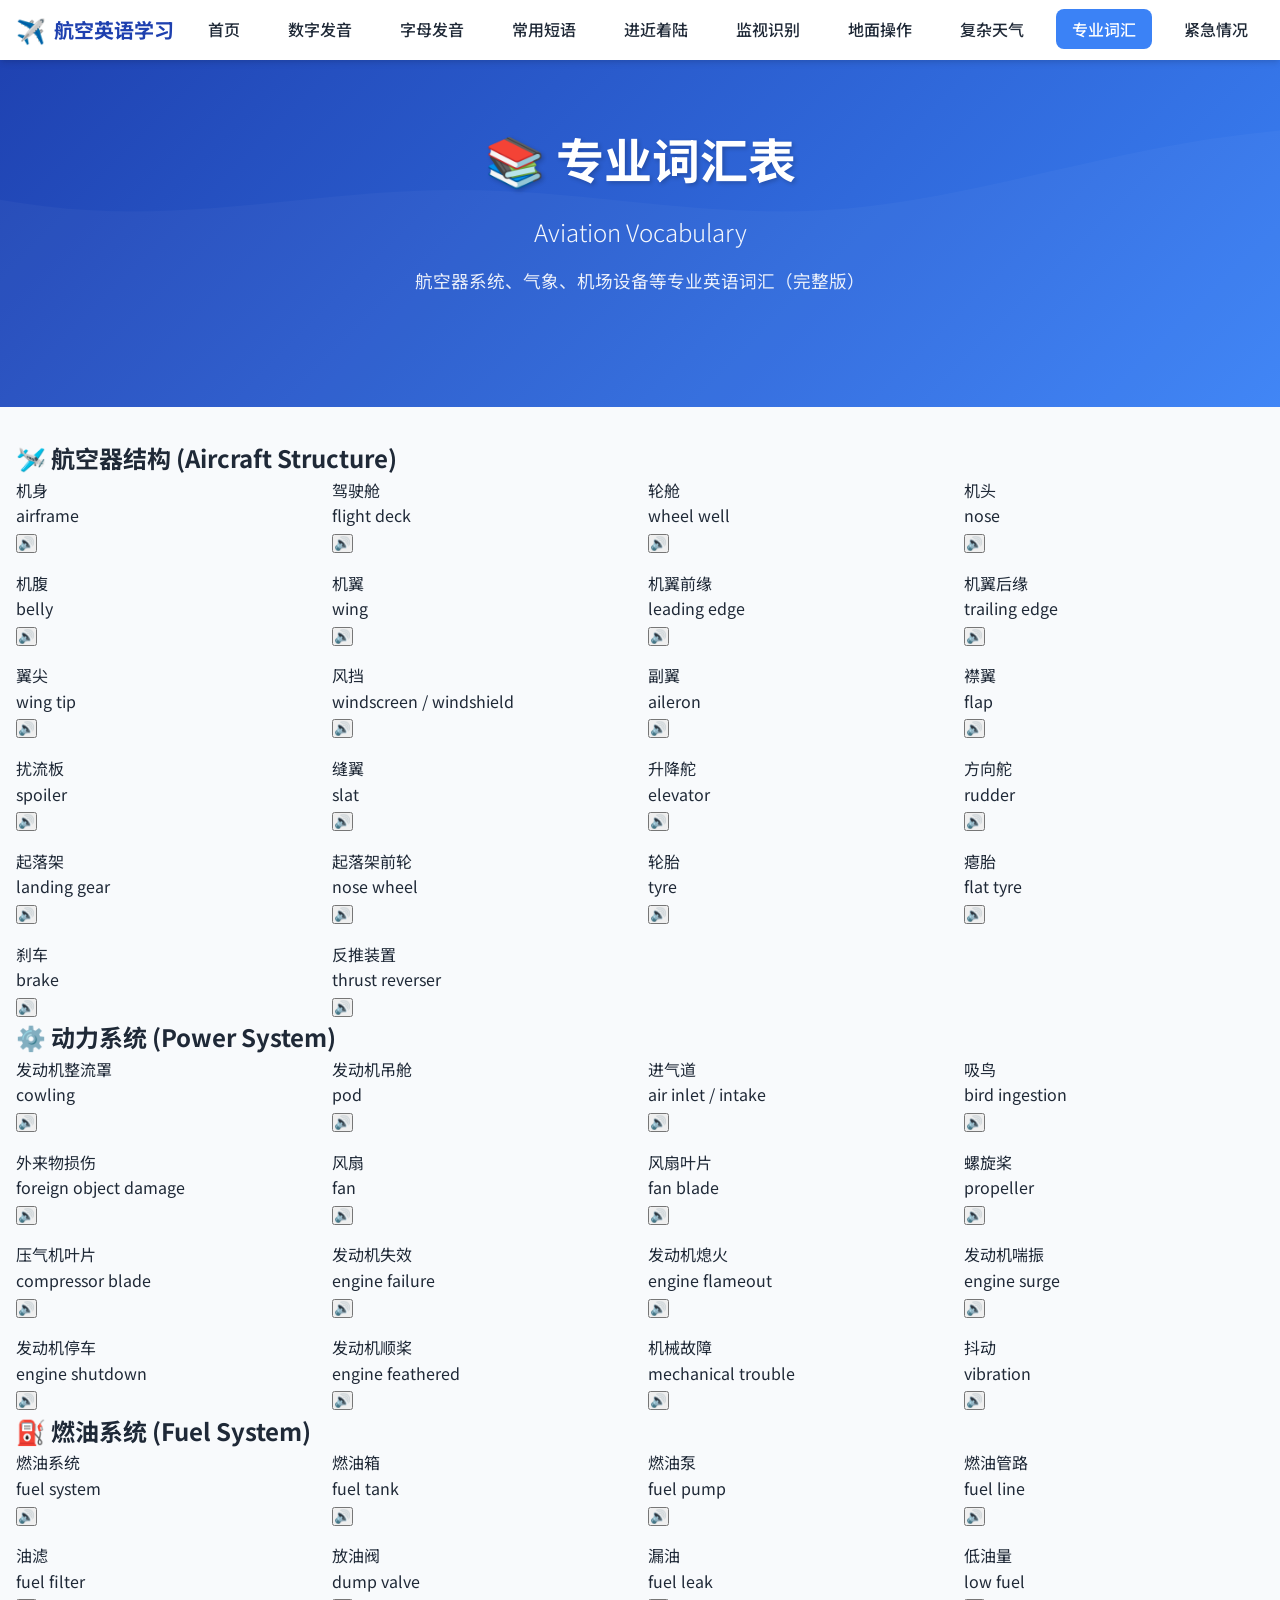
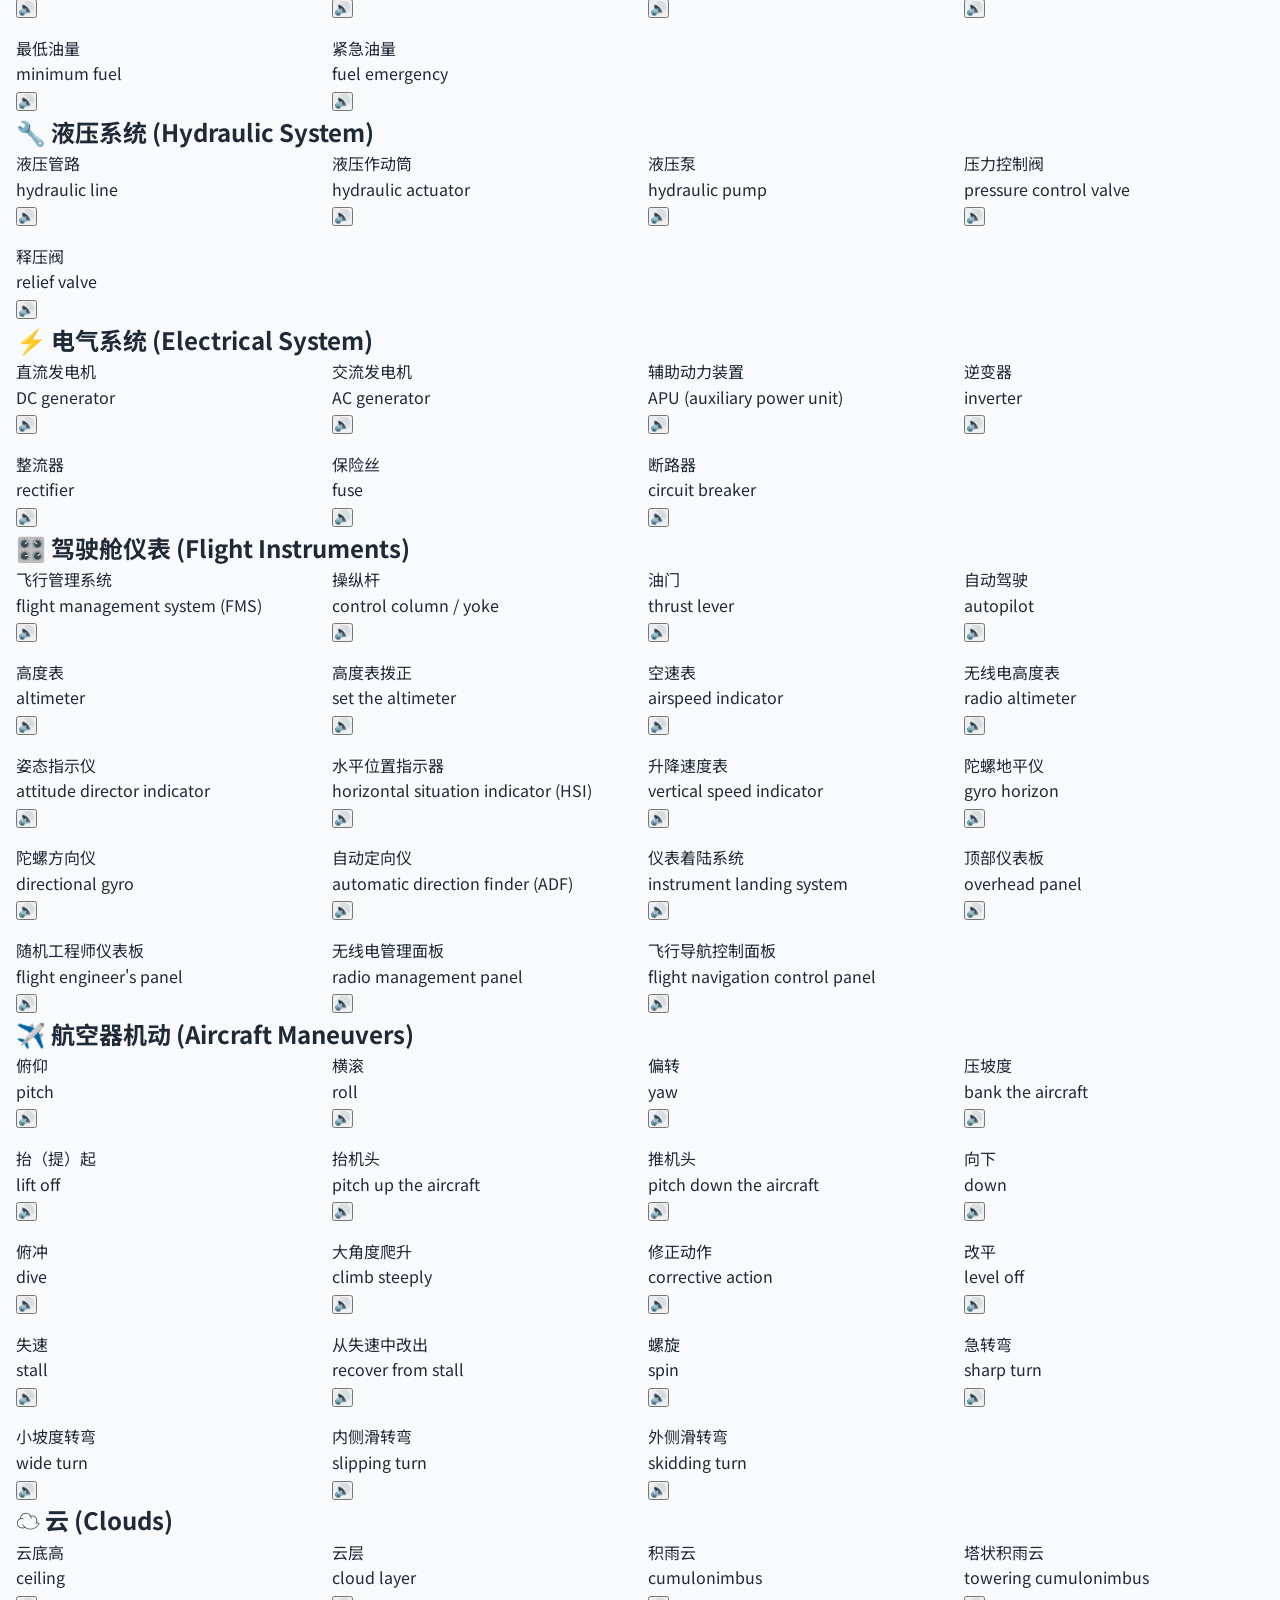
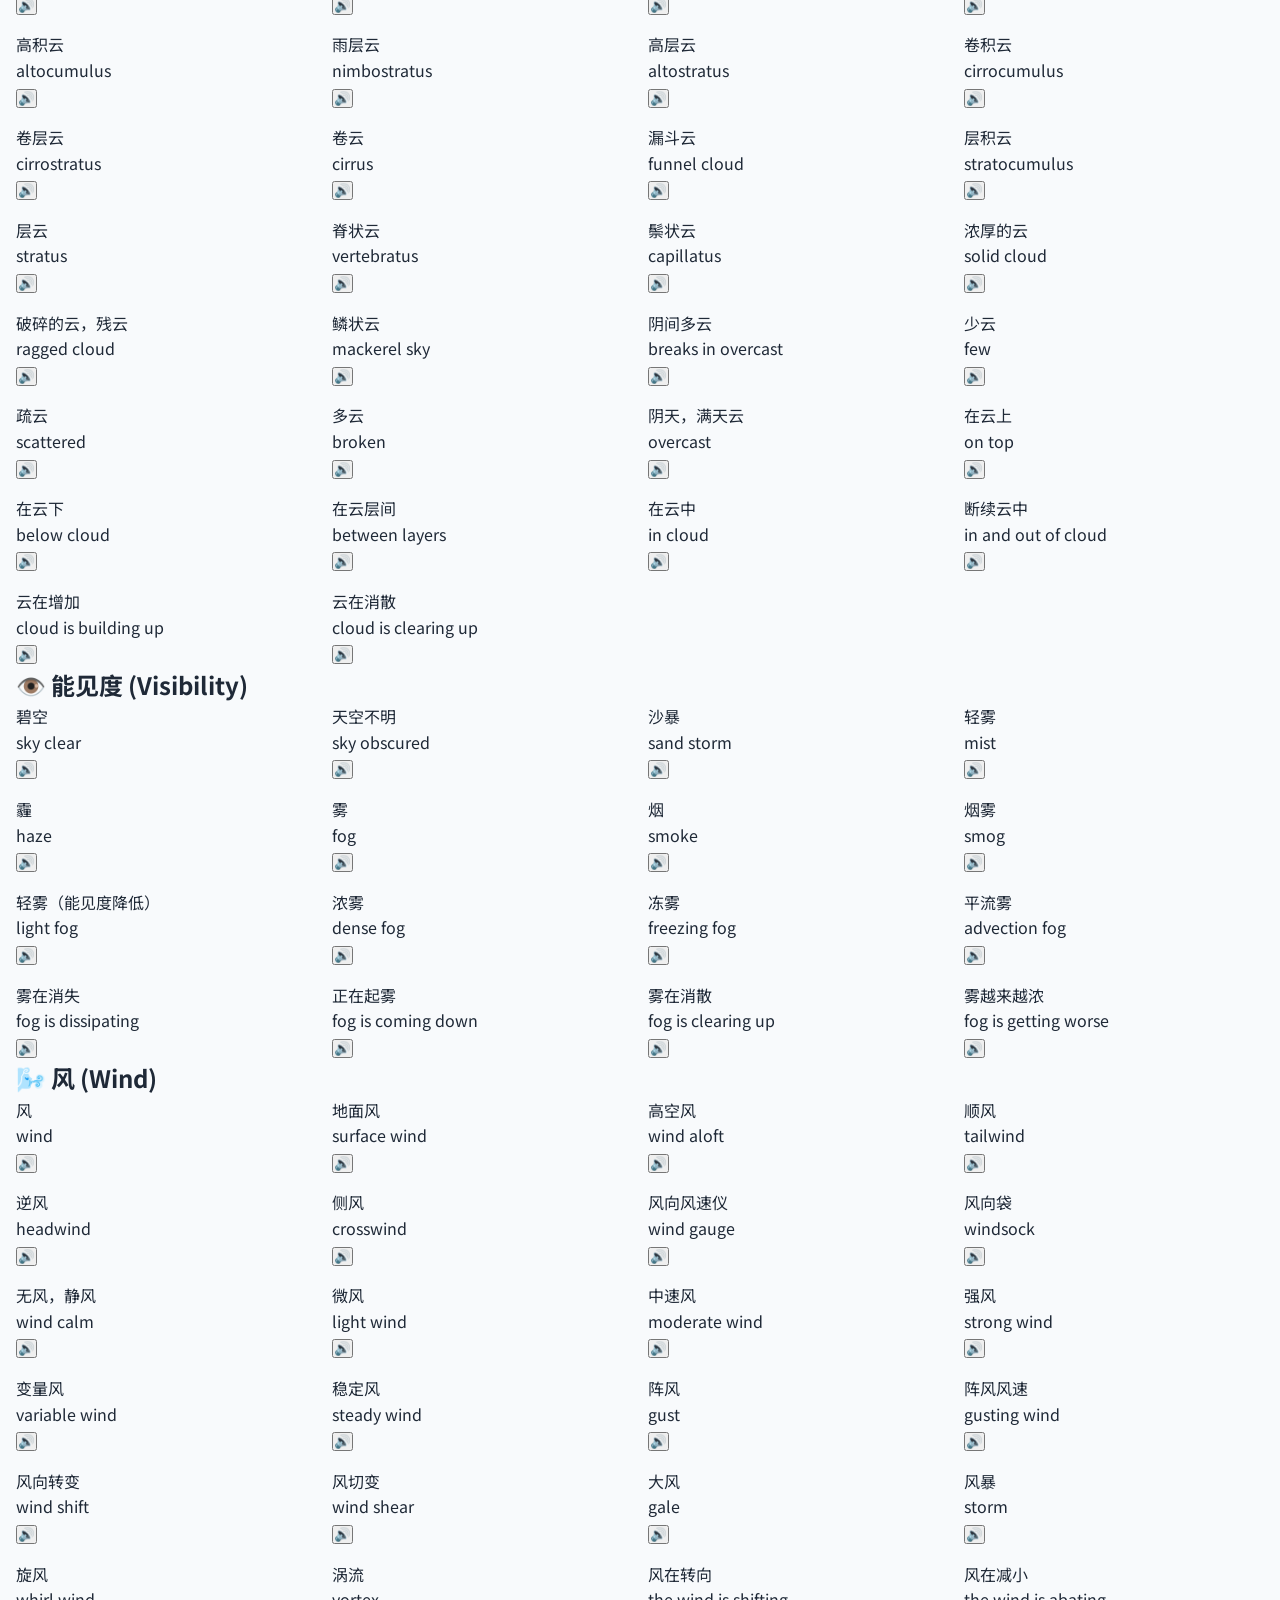
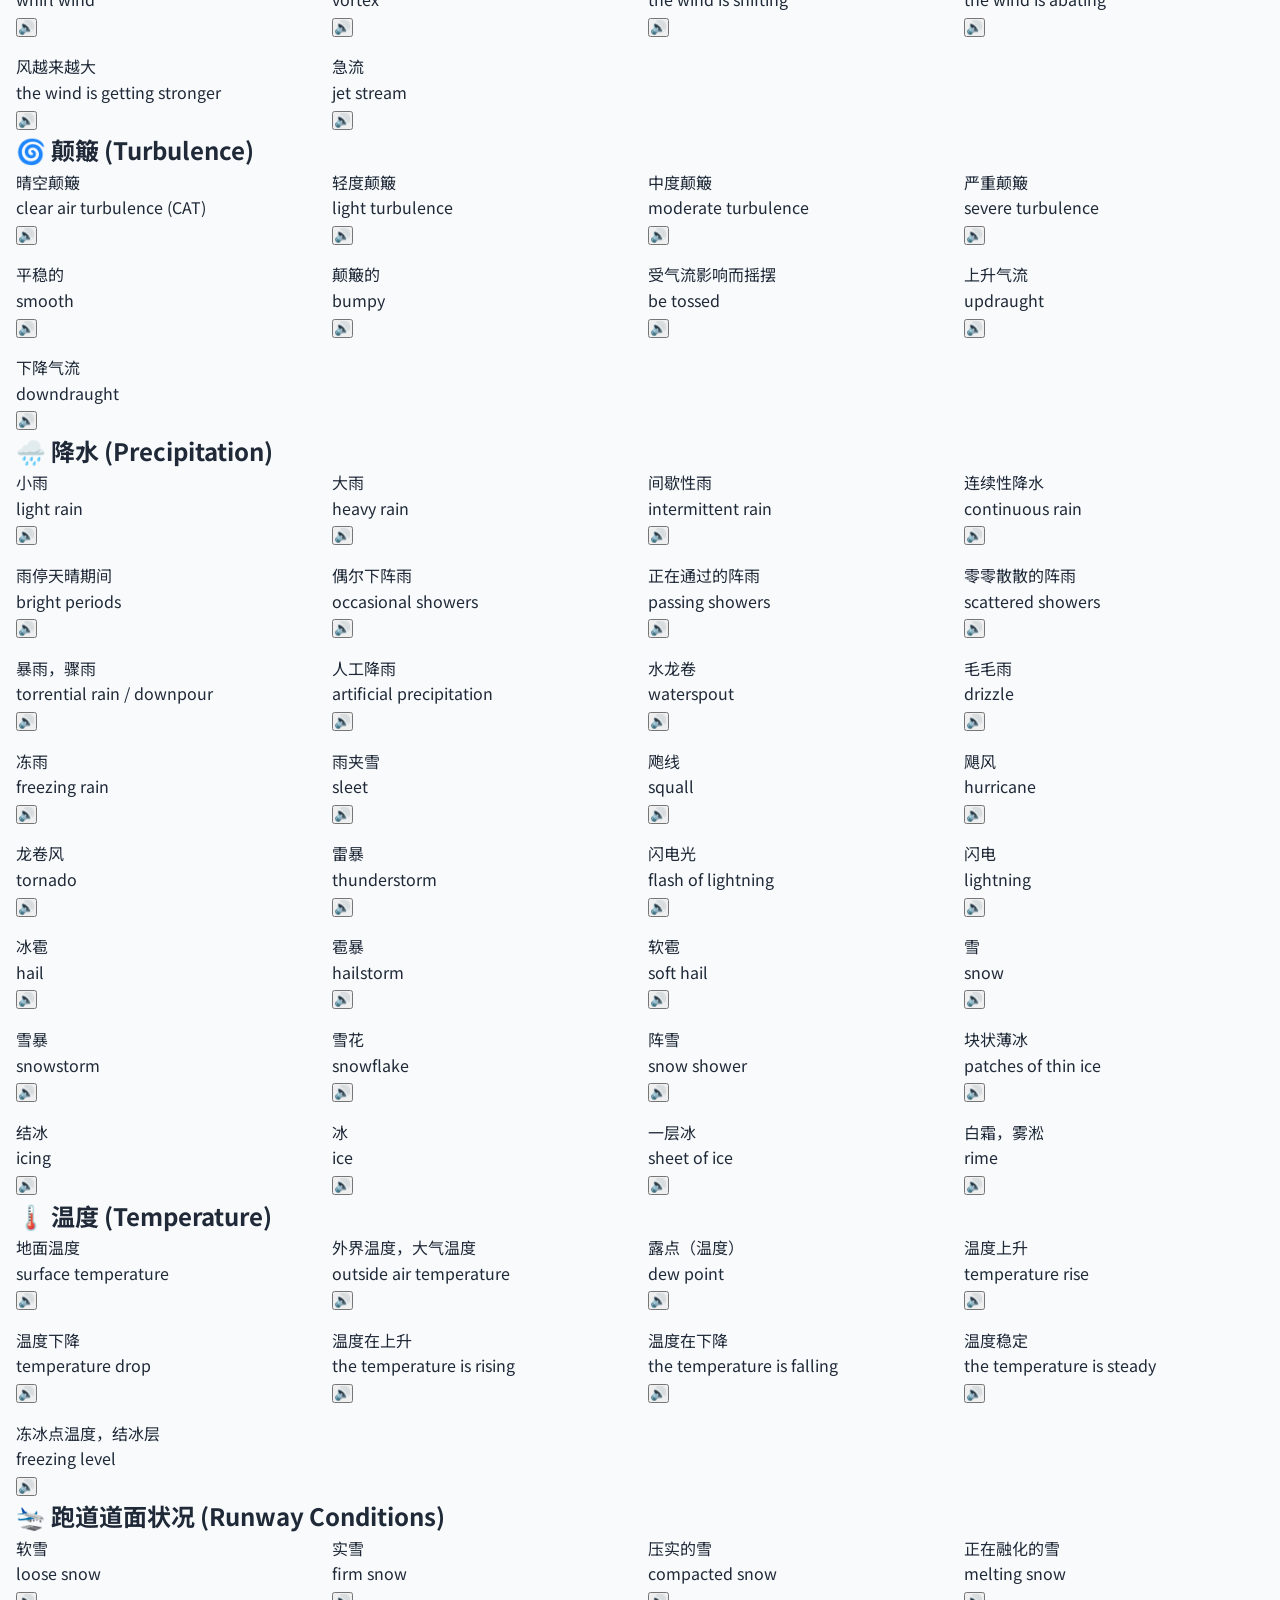
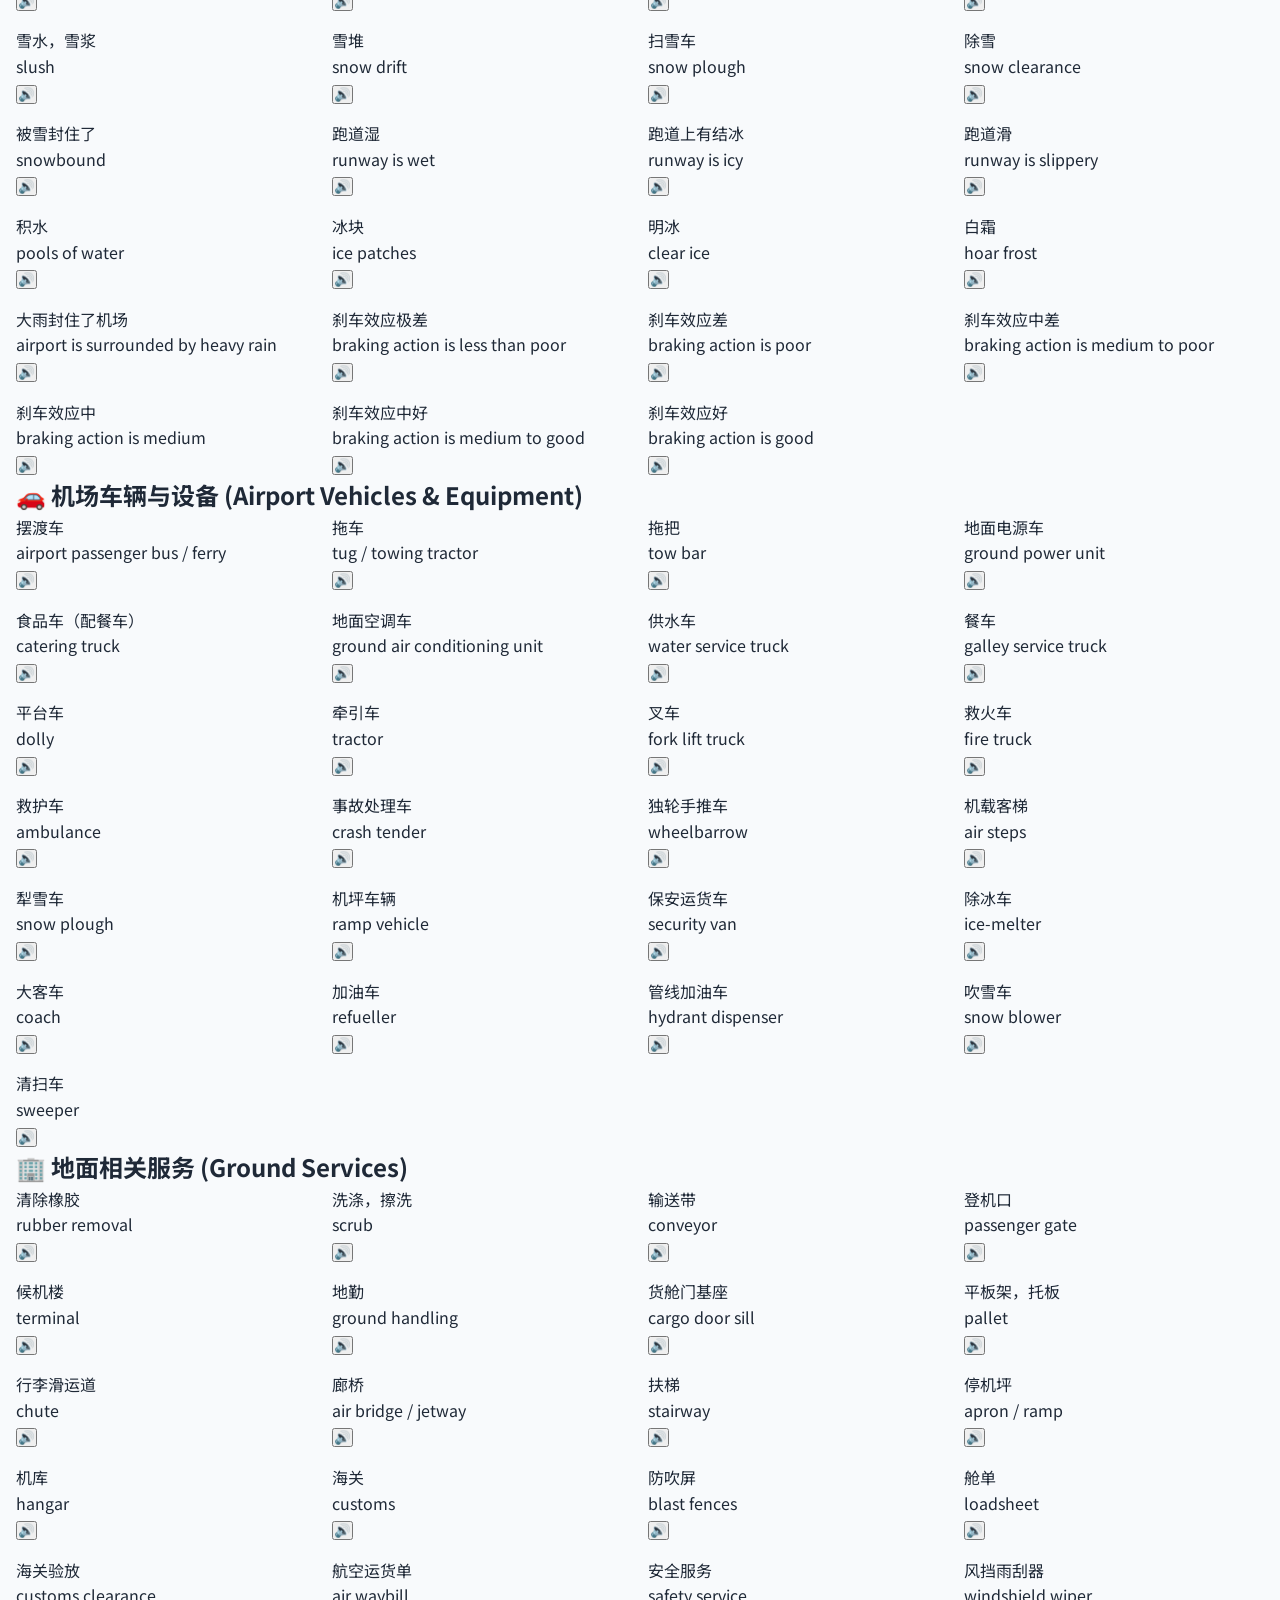
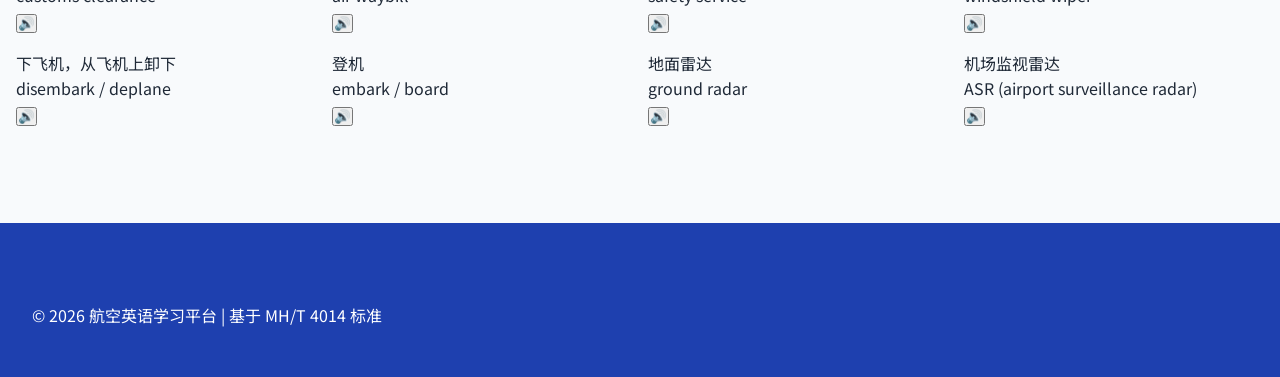
<file: vocabulary.html>
<!DOCTYPE html>
<html lang="zh-CN">
<head>
    <meta charset="UTF-8">
    <meta name="viewport" content="width=device-width, initial-scale=1.0">
    <title>专业词汇表 - 航空英语学习平台</title>
    <link rel="stylesheet" href="styles.css">
    <link rel="preconnect" href="https://fonts.googleapis.com">
    <link rel="preconnect" href="https://fonts.gstatic.com" crossorigin>
    <link href="https://fonts.googleapis.com/css2?family=Noto+Sans+SC:wght@300;400;500;700&family=Roboto:wght@300;400;500;700&display=swap" rel="stylesheet">
</head>
<body>
    <nav class="top-nav">
        <div class="nav-container">
            <div class="logo">
                <span class="logo-icon">✈️</span>
                <span class="logo-text">航空英语学习</span>
            </div>
            <button class="menu-toggle" id="menuToggle" aria-label="菜单">
                <span></span>
                <span></span>
                <span></span>
            </button>
            <ul class="nav-menu" id="navMenu">
                <li><a href="index.html">首页</a></li>
                <li><a href="index.html#numbers">数字发音</a></li>
                <li><a href="index.html#letters">字母发音</a></li>
                <li><a href="index.html#phrases">常用短语</a></li>
                <li><a href="approach.html">进近着陆</a></li>
                <li><a href="surveillance.html">监视识别</a></li>
                <li><a href="ground-operations.html">地面操作</a></li>
                <li><a href="weather.html">复杂天气</a></li>
                <li><a href="vocabulary.html" class="active">专业词汇</a></li>
                <li><a href="emergency.html">紧急情况</a></li>
            </ul>
        </div>
    </nav>

    <header class="hero hero-vocabulary">
        <div class="hero-content">
            <h1>📚 专业词汇表</h1>
            <p class="subtitle">Aviation Vocabulary</p>
            <p class="description">航空器系统、气象、机场设备等专业英语词汇（完整版）</p>
        </div>
    </header>

    <main class="container">
        <!-- 航空器结构 -->
        <section class="vocab-section">
            <h2>🛩️ 航空器结构 (Aircraft Structure)</h2>
            <div class="vocab-grid">
                <div class="vocab-card">
                    <div class="vocab-chinese">机身</div>
                    <div class="vocab-english">airframe</div>
                    <button class="pronunciation-btn" onclick="speak('airframe')">🔊</button>
                </div>
                <div class="vocab-card">
                    <div class="vocab-chinese">驾驶舱</div>
                    <div class="vocab-english">flight deck</div>
                    <button class="pronunciation-btn" onclick="speak('flight deck')">🔊</button>
                </div>
                <div class="vocab-card">
                    <div class="vocab-chinese">轮舱</div>
                    <div class="vocab-english">wheel well</div>
                    <button class="pronunciation-btn" onclick="speak('wheel well')">🔊</button>
                </div>
                <div class="vocab-card">
                    <div class="vocab-chinese">机头</div>
                    <div class="vocab-english">nose</div>
                    <button class="pronunciation-btn" onclick="speak('nose')">🔊</button>
                </div>
                <div class="vocab-card">
                    <div class="vocab-chinese">机腹</div>
                    <div class="vocab-english">belly</div>
                    <button class="pronunciation-btn" onclick="speak('belly')">🔊</button>
                </div>
                <div class="vocab-card">
                    <div class="vocab-chinese">机翼</div>
                    <div class="vocab-english">wing</div>
                    <button class="pronunciation-btn" onclick="speak('wing')">🔊</button>
                </div>
                <div class="vocab-card">
                    <div class="vocab-chinese">机翼前缘</div>
                    <div class="vocab-english">leading edge</div>
                    <button class="pronunciation-btn" onclick="speak('leading edge')">🔊</button>
                </div>
                <div class="vocab-card">
                    <div class="vocab-chinese">机翼后缘</div>
                    <div class="vocab-english">trailing edge</div>
                    <button class="pronunciation-btn" onclick="speak('trailing edge')">🔊</button>
                </div>
                <div class="vocab-card">
                    <div class="vocab-chinese">翼尖</div>
                    <div class="vocab-english">wing tip</div>
                    <button class="pronunciation-btn" onclick="speak('wing tip')">🔊</button>
                </div>
                <div class="vocab-card">
                    <div class="vocab-chinese">风挡</div>
                    <div class="vocab-english">windscreen / windshield</div>
                    <button class="pronunciation-btn" onclick="speak('windscreen')">🔊</button>
                </div>
                <div class="vocab-card">
                    <div class="vocab-chinese">副翼</div>
                    <div class="vocab-english">aileron</div>
                    <button class="pronunciation-btn" onclick="speak('aileron')">🔊</button>
                </div>
                <div class="vocab-card">
                    <div class="vocab-chinese">襟翼</div>
                    <div class="vocab-english">flap</div>
                    <button class="pronunciation-btn" onclick="speak('flap')">🔊</button>
                </div>
                <div class="vocab-card">
                    <div class="vocab-chinese">扰流板</div>
                    <div class="vocab-english">spoiler</div>
                    <button class="pronunciation-btn" onclick="speak('spoiler')">🔊</button>
                </div>
                <div class="vocab-card">
                    <div class="vocab-chinese">缝翼</div>
                    <div class="vocab-english">slat</div>
                    <button class="pronunciation-btn" onclick="speak('slat')">🔊</button>
                </div>
                <div class="vocab-card">
                    <div class="vocab-chinese">升降舵</div>
                    <div class="vocab-english">elevator</div>
                    <button class="pronunciation-btn" onclick="speak('elevator')">🔊</button>
                </div>
                <div class="vocab-card">
                    <div class="vocab-chinese">方向舵</div>
                    <div class="vocab-english">rudder</div>
                    <button class="pronunciation-btn" onclick="speak('rudder')">🔊</button>
                </div>
                <div class="vocab-card">
                    <div class="vocab-chinese">起落架</div>
                    <div class="vocab-english">landing gear</div>
                    <button class="pronunciation-btn" onclick="speak('landing gear')">🔊</button>
                </div>
                <div class="vocab-card">
                    <div class="vocab-chinese">起落架前轮</div>
                    <div class="vocab-english">nose wheel</div>
                    <button class="pronunciation-btn" onclick="speak('nose wheel')">🔊</button>
                </div>
                <div class="vocab-card">
                    <div class="vocab-chinese">轮胎</div>
                    <div class="vocab-english">tyre</div>
                    <button class="pronunciation-btn" onclick="speak('tyre')">🔊</button>
                </div>
                <div class="vocab-card">
                    <div class="vocab-chinese">瘪胎</div>
                    <div class="vocab-english">flat tyre</div>
                    <button class="pronunciation-btn" onclick="speak('flat tyre')">🔊</button>
                </div>
                <div class="vocab-card">
                    <div class="vocab-chinese">刹车</div>
                    <div class="vocab-english">brake</div>
                    <button class="pronunciation-btn" onclick="speak('brake')">🔊</button>
                </div>
                <div class="vocab-card">
                    <div class="vocab-chinese">反推装置</div>
                    <div class="vocab-english">thrust reverser</div>
                    <button class="pronunciation-btn" onclick="speak('thrust reverser')">🔊</button>
                </div>
            </div>
        </section>

        <!-- 动力系统 -->
        <section class="vocab-section">
            <h2>⚙️ 动力系统 (Power System)</h2>
            <div class="vocab-grid">
                <div class="vocab-card">
                    <div class="vocab-chinese">发动机整流罩</div>
                    <div class="vocab-english">cowling</div>
                    <button class="pronunciation-btn" onclick="speak('cowling')">🔊</button>
                </div>
                <div class="vocab-card">
                    <div class="vocab-chinese">发动机吊舱</div>
                    <div class="vocab-english">pod</div>
                    <button class="pronunciation-btn" onclick="speak('pod')">🔊</button>
                </div>
                <div class="vocab-card">
                    <div class="vocab-chinese">进气道</div>
                    <div class="vocab-english">air inlet / intake</div>
                    <button class="pronunciation-btn" onclick="speak('air inlet')">🔊</button>
                </div>
                <div class="vocab-card">
                    <div class="vocab-chinese">吸鸟</div>
                    <div class="vocab-english">bird ingestion</div>
                    <button class="pronunciation-btn" onclick="speak('bird ingestion')">🔊</button>
                </div>
                <div class="vocab-card">
                    <div class="vocab-chinese">外来物损伤</div>
                    <div class="vocab-english">foreign object damage</div>
                    <button class="pronunciation-btn" onclick="speak('foreign object damage')">🔊</button>
                </div>
                <div class="vocab-card">
                    <div class="vocab-chinese">风扇</div>
                    <div class="vocab-english">fan</div>
                    <button class="pronunciation-btn" onclick="speak('fan')">🔊</button>
                </div>
                <div class="vocab-card">
                    <div class="vocab-chinese">风扇叶片</div>
                    <div class="vocab-english">fan blade</div>
                    <button class="pronunciation-btn" onclick="speak('fan blade')">🔊</button>
                </div>
                <div class="vocab-card">
                    <div class="vocab-chinese">螺旋桨</div>
                    <div class="vocab-english">propeller</div>
                    <button class="pronunciation-btn" onclick="speak('propeller')">🔊</button>
                </div>
                <div class="vocab-card">
                    <div class="vocab-chinese">压气机叶片</div>
                    <div class="vocab-english">compressor blade</div>
                    <button class="pronunciation-btn" onclick="speak('compressor blade')">🔊</button>
                </div>
                <div class="vocab-card">
                    <div class="vocab-chinese">发动机失效</div>
                    <div class="vocab-english">engine failure</div>
                    <button class="pronunciation-btn" onclick="speak('engine failure')">🔊</button>
                </div>
                <div class="vocab-card">
                    <div class="vocab-chinese">发动机熄火</div>
                    <div class="vocab-english">engine flameout</div>
                    <button class="pronunciation-btn" onclick="speak('engine flameout')">🔊</button>
                </div>
                <div class="vocab-card">
                    <div class="vocab-chinese">发动机喘振</div>
                    <div class="vocab-english">engine surge</div>
                    <button class="pronunciation-btn" onclick="speak('engine surge')">🔊</button>
                </div>
                <div class="vocab-card">
                    <div class="vocab-chinese">发动机停车</div>
                    <div class="vocab-english">engine shutdown</div>
                    <button class="pronunciation-btn" onclick="speak('engine shutdown')">🔊</button>
                </div>
                <div class="vocab-card">
                    <div class="vocab-chinese">发动机顺桨</div>
                    <div class="vocab-english">engine feathered</div>
                    <button class="pronunciation-btn" onclick="speak('engine feathered')">🔊</button>
                </div>
                <div class="vocab-card">
                    <div class="vocab-chinese">机械故障</div>
                    <div class="vocab-english">mechanical trouble</div>
                    <button class="pronunciation-btn" onclick="speak('mechanical trouble')">🔊</button>
                </div>
                <div class="vocab-card">
                    <div class="vocab-chinese">抖动</div>
                    <div class="vocab-english">vibration</div>
                    <button class="pronunciation-btn" onclick="speak('vibration')">🔊</button>
                </div>
            </div>
        </section>

        <!-- 燃油系统 -->
        <section class="vocab-section">
            <h2>⛽ 燃油系统 (Fuel System)</h2>
            <div class="vocab-grid">
                <div class="vocab-card">
                    <div class="vocab-chinese">燃油系统</div>
                    <div class="vocab-english">fuel system</div>
                    <button class="pronunciation-btn" onclick="speak('fuel system')">🔊</button>
                </div>
                <div class="vocab-card">
                    <div class="vocab-chinese">燃油箱</div>
                    <div class="vocab-english">fuel tank</div>
                    <button class="pronunciation-btn" onclick="speak('fuel tank')">🔊</button>
                </div>
                <div class="vocab-card">
                    <div class="vocab-chinese">燃油泵</div>
                    <div class="vocab-english">fuel pump</div>
                    <button class="pronunciation-btn" onclick="speak('fuel pump')">🔊</button>
                </div>
                <div class="vocab-card">
                    <div class="vocab-chinese">燃油管路</div>
                    <div class="vocab-english">fuel line</div>
                    <button class="pronunciation-btn" onclick="speak('fuel line')">🔊</button>
                </div>
                <div class="vocab-card">
                    <div class="vocab-chinese">油滤</div>
                    <div class="vocab-english">fuel filter</div>
                    <button class="pronunciation-btn" onclick="speak('fuel filter')">🔊</button>
                </div>
                <div class="vocab-card">
                    <div class="vocab-chinese">放油阀</div>
                    <div class="vocab-english">dump valve</div>
                    <button class="pronunciation-btn" onclick="speak('dump valve')">🔊</button>
                </div>
                <div class="vocab-card">
                    <div class="vocab-chinese">漏油</div>
                    <div class="vocab-english">fuel leak</div>
                    <button class="pronunciation-btn" onclick="speak('fuel leak')">🔊</button>
                </div>
                <div class="vocab-card">
                    <div class="vocab-chinese">低油量</div>
                    <div class="vocab-english">low fuel</div>
                    <button class="pronunciation-btn" onclick="speak('low fuel')">🔊</button>
                </div>
                <div class="vocab-card">
                    <div class="vocab-chinese">最低油量</div>
                    <div class="vocab-english">minimum fuel</div>
                    <button class="pronunciation-btn" onclick="speak('minimum fuel')">🔊</button>
                </div>
                <div class="vocab-card">
                    <div class="vocab-chinese">紧急油量</div>
                    <div class="vocab-english">fuel emergency</div>
                    <button class="pronunciation-btn" onclick="speak('fuel emergency')">🔊</button>
                </div>
            </div>
        </section>

        <!-- 液压系统 -->
        <section class="vocab-section">
            <h2>🔧 液压系统 (Hydraulic System)</h2>
            <div class="vocab-grid">
                <div class="vocab-card">
                    <div class="vocab-chinese">液压管路</div>
                    <div class="vocab-english">hydraulic line</div>
                    <button class="pronunciation-btn" onclick="speak('hydraulic line')">🔊</button>
                </div>
                <div class="vocab-card">
                    <div class="vocab-chinese">液压作动筒</div>
                    <div class="vocab-english">hydraulic actuator</div>
                    <button class="pronunciation-btn" onclick="speak('hydraulic actuator')">🔊</button>
                </div>
                <div class="vocab-card">
                    <div class="vocab-chinese">液压泵</div>
                    <div class="vocab-english">hydraulic pump</div>
                    <button class="pronunciation-btn" onclick="speak('hydraulic pump')">🔊</button>
                </div>
                <div class="vocab-card">
                    <div class="vocab-chinese">压力控制阀</div>
                    <div class="vocab-english">pressure control valve</div>
                    <button class="pronunciation-btn" onclick="speak('pressure control valve')">🔊</button>
                </div>
                <div class="vocab-card">
                    <div class="vocab-chinese">释压阀</div>
                    <div class="vocab-english">relief valve</div>
                    <button class="pronunciation-btn" onclick="speak('relief valve')">🔊</button>
                </div>
            </div>
        </section>

        <!-- 电气系统 -->
        <section class="vocab-section">
            <h2>⚡ 电气系统 (Electrical System)</h2>
            <div class="vocab-grid">
                <div class="vocab-card">
                    <div class="vocab-chinese">直流发电机</div>
                    <div class="vocab-english">DC generator</div>
                    <button class="pronunciation-btn" onclick="speak('DC generator')">🔊</button>
                </div>
                <div class="vocab-card">
                    <div class="vocab-chinese">交流发电机</div>
                    <div class="vocab-english">AC generator</div>
                    <button class="pronunciation-btn" onclick="speak('AC generator')">🔊</button>
                </div>
                <div class="vocab-card">
                    <div class="vocab-chinese">辅助动力装置</div>
                    <div class="vocab-english">APU (auxiliary power unit)</div>
                    <button class="pronunciation-btn" onclick="speak('APU')">🔊</button>
                </div>
                <div class="vocab-card">
                    <div class="vocab-chinese">逆变器</div>
                    <div class="vocab-english">inverter</div>
                    <button class="pronunciation-btn" onclick="speak('inverter')">🔊</button>
                </div>
                <div class="vocab-card">
                    <div class="vocab-chinese">整流器</div>
                    <div class="vocab-english">rectifier</div>
                    <button class="pronunciation-btn" onclick="speak('rectifier')">🔊</button>
                </div>
                <div class="vocab-card">
                    <div class="vocab-chinese">保险丝</div>
                    <div class="vocab-english">fuse</div>
                    <button class="pronunciation-btn" onclick="speak('fuse')">🔊</button>
                </div>
                <div class="vocab-card">
                    <div class="vocab-chinese">断路器</div>
                    <div class="vocab-english">circuit breaker</div>
                    <button class="pronunciation-btn" onclick="speak('circuit breaker')">🔊</button>
                </div>
            </div>
        </section>

        <!-- 驾驶舱仪表 -->
        <section class="vocab-section">
            <h2>🎛️ 驾驶舱仪表 (Flight Instruments)</h2>
            <div class="vocab-grid">
                <div class="vocab-card">
                    <div class="vocab-chinese">飞行管理系统</div>
                    <div class="vocab-english">flight management system (FMS)</div>
                    <button class="pronunciation-btn" onclick="speak('flight management system')">🔊</button>
                </div>
                <div class="vocab-card">
                    <div class="vocab-chinese">操纵杆</div>
                    <div class="vocab-english">control column / yoke</div>
                    <button class="pronunciation-btn" onclick="speak('control column')">🔊</button>
                </div>
                <div class="vocab-card">
                    <div class="vocab-chinese">油门</div>
                    <div class="vocab-english">thrust lever</div>
                    <button class="pronunciation-btn" onclick="speak('thrust lever')">🔊</button>
                </div>
                <div class="vocab-card">
                    <div class="vocab-chinese">自动驾驶</div>
                    <div class="vocab-english">autopilot</div>
                    <button class="pronunciation-btn" onclick="speak('autopilot')">🔊</button>
                </div>
                <div class="vocab-card">
                    <div class="vocab-chinese">高度表</div>
                    <div class="vocab-english">altimeter</div>
                    <button class="pronunciation-btn" onclick="speak('altimeter')">🔊</button>
                </div>
                <div class="vocab-card">
                    <div class="vocab-chinese">高度表拨正</div>
                    <div class="vocab-english">set the altimeter</div>
                    <button class="pronunciation-btn" onclick="speak('set the altimeter')">🔊</button>
                </div>
                <div class="vocab-card">
                    <div class="vocab-chinese">空速表</div>
                    <div class="vocab-english">airspeed indicator</div>
                    <button class="pronunciation-btn" onclick="speak('airspeed indicator')">🔊</button>
                </div>
                <div class="vocab-card">
                    <div class="vocab-chinese">无线电高度表</div>
                    <div class="vocab-english">radio altimeter</div>
                    <button class="pronunciation-btn" onclick="speak('radio altimeter')">🔊</button>
                </div>
                <div class="vocab-card">
                    <div class="vocab-chinese">姿态指示仪</div>
                    <div class="vocab-english">attitude director indicator</div>
                    <button class="pronunciation-btn" onclick="speak('attitude director indicator')">🔊</button>
                </div>
                <div class="vocab-card">
                    <div class="vocab-chinese">水平位置指示器</div>
                    <div class="vocab-english">horizontal situation indicator (HSI)</div>
                    <button class="pronunciation-btn" onclick="speak('horizontal situation indicator')">🔊</button>
                </div>
                <div class="vocab-card">
                    <div class="vocab-chinese">升降速度表</div>
                    <div class="vocab-english">vertical speed indicator</div>
                    <button class="pronunciation-btn" onclick="speak('vertical speed indicator')">🔊</button>
                </div>
                <div class="vocab-card">
                    <div class="vocab-chinese">陀螺地平仪</div>
                    <div class="vocab-english">gyro horizon</div>
                    <button class="pronunciation-btn" onclick="speak('gyro horizon')">🔊</button>
                </div>
                <div class="vocab-card">
                    <div class="vocab-chinese">陀螺方向仪</div>
                    <div class="vocab-english">directional gyro</div>
                    <button class="pronunciation-btn" onclick="speak('directional gyro')">🔊</button>
                </div>
                <div class="vocab-card">
                    <div class="vocab-chinese">自动定向仪</div>
                    <div class="vocab-english">automatic direction finder (ADF)</div>
                    <button class="pronunciation-btn" onclick="speak('automatic direction finder')">🔊</button>
                </div>
                <div class="vocab-card">
                    <div class="vocab-chinese">仪表着陆系统</div>
                    <div class="vocab-english">instrument landing system</div>
                    <button class="pronunciation-btn" onclick="speak('instrument landing system')">🔊</button>
                </div>
                <div class="vocab-card">
                    <div class="vocab-chinese">顶部仪表板</div>
                    <div class="vocab-english">overhead panel</div>
                    <button class="pronunciation-btn" onclick="speak('overhead panel')">🔊</button>
                </div>
                <div class="vocab-card">
                    <div class="vocab-chinese">随机工程师仪表板</div>
                    <div class="vocab-english">flight engineer's panel</div>
                    <button class="pronunciation-btn" onclick="speak('flight engineer panel')">🔊</button>
                </div>
                <div class="vocab-card">
                    <div class="vocab-chinese">无线电管理面板</div>
                    <div class="vocab-english">radio management panel</div>
                    <button class="pronunciation-btn" onclick="speak('radio management panel')">🔊</button>
                </div>
                <div class="vocab-card">
                    <div class="vocab-chinese">飞行导航控制面板</div>
                    <div class="vocab-english">flight navigation control panel</div>
                    <button class="pronunciation-btn" onclick="speak('flight navigation control panel')">🔊</button>
                </div>
            </div>
        </section>

        <!-- 航空器机动 -->
        <section class="vocab-section">
            <h2>✈️ 航空器机动 (Aircraft Maneuvers)</h2>
            <div class="vocab-grid">
                <div class="vocab-card">
                    <div class="vocab-chinese">俯仰</div>
                    <div class="vocab-english">pitch</div>
                    <button class="pronunciation-btn" onclick="speak('pitch')">🔊</button>
                </div>
                <div class="vocab-card">
                    <div class="vocab-chinese">横滚</div>
                    <div class="vocab-english">roll</div>
                    <button class="pronunciation-btn" onclick="speak('roll')">🔊</button>
                </div>
                <div class="vocab-card">
                    <div class="vocab-chinese">偏转</div>
                    <div class="vocab-english">yaw</div>
                    <button class="pronunciation-btn" onclick="speak('yaw')">🔊</button>
                </div>
                <div class="vocab-card">
                    <div class="vocab-chinese">压坡度</div>
                    <div class="vocab-english">bank the aircraft</div>
                    <button class="pronunciation-btn" onclick="speak('bank the aircraft')">🔊</button>
                </div>
                <div class="vocab-card">
                    <div class="vocab-chinese">抬（提）起</div>
                    <div class="vocab-english">lift off</div>
                    <button class="pronunciation-btn" onclick="speak('lift off')">🔊</button>
                </div>
                <div class="vocab-card">
                    <div class="vocab-chinese">抬机头</div>
                    <div class="vocab-english">pitch up the aircraft</div>
                    <button class="pronunciation-btn" onclick="speak('pitch up the aircraft')">🔊</button>
                </div>
                <div class="vocab-card">
                    <div class="vocab-chinese">推机头</div>
                    <div class="vocab-english">pitch down the aircraft</div>
                    <button class="pronunciation-btn" onclick="speak('pitch down the aircraft')">🔊</button>
                </div>
                <div class="vocab-card">
                    <div class="vocab-chinese">向下</div>
                    <div class="vocab-english">down</div>
                    <button class="pronunciation-btn" onclick="speak('down')">🔊</button>
                </div>
                <div class="vocab-card">
                    <div class="vocab-chinese">俯冲</div>
                    <div class="vocab-english">dive</div>
                    <button class="pronunciation-btn" onclick="speak('dive')">🔊</button>
                </div>
                <div class="vocab-card">
                    <div class="vocab-chinese">大角度爬升</div>
                    <div class="vocab-english">climb steeply</div>
                    <button class="pronunciation-btn" onclick="speak('climb steeply')">🔊</button>
                </div>
                <div class="vocab-card">
                    <div class="vocab-chinese">修正动作</div>
                    <div class="vocab-english">corrective action</div>
                    <button class="pronunciation-btn" onclick="speak('corrective action')">🔊</button>
                </div>
                <div class="vocab-card">
                    <div class="vocab-chinese">改平</div>
                    <div class="vocab-english">level off</div>
                    <button class="pronunciation-btn" onclick="speak('level off')">🔊</button>
                </div>
                <div class="vocab-card">
                    <div class="vocab-chinese">失速</div>
                    <div class="vocab-english">stall</div>
                    <button class="pronunciation-btn" onclick="speak('stall')">🔊</button>
                </div>
                <div class="vocab-card">
                    <div class="vocab-chinese">从失速中改出</div>
                    <div class="vocab-english">recover from stall</div>
                    <button class="pronunciation-btn" onclick="speak('recover from stall')">🔊</button>
                </div>
                <div class="vocab-card">
                    <div class="vocab-chinese">螺旋</div>
                    <div class="vocab-english">spin</div>
                    <button class="pronunciation-btn" onclick="speak('spin')">🔊</button>
                </div>
                <div class="vocab-card">
                    <div class="vocab-chinese">急转弯</div>
                    <div class="vocab-english">sharp turn</div>
                    <button class="pronunciation-btn" onclick="speak('sharp turn')">🔊</button>
                </div>
                <div class="vocab-card">
                    <div class="vocab-chinese">小坡度转弯</div>
                    <div class="vocab-english">wide turn</div>
                    <button class="pronunciation-btn" onclick="speak('wide turn')">🔊</button>
                </div>
                <div class="vocab-card">
                    <div class="vocab-chinese">内侧滑转弯</div>
                    <div class="vocab-english">slipping turn</div>
                    <button class="pronunciation-btn" onclick="speak('slipping turn')">🔊</button>
                </div>
                <div class="vocab-card">
                    <div class="vocab-chinese">外侧滑转弯</div>
                    <div class="vocab-english">skidding turn</div>
                    <button class="pronunciation-btn" onclick="speak('skidding turn')">🔊</button>
                </div>
            </div>
        </section>

        <!-- 气象 - 云 -->
        <section class="vocab-section">
            <h2>☁️ 云 (Clouds)</h2>
            <div class="vocab-grid">
                <div class="vocab-card">
                    <div class="vocab-chinese">云底高</div>
                    <div class="vocab-english">ceiling</div>
                    <button class="pronunciation-btn" onclick="speak('ceiling')">🔊</button>
                </div>
                <div class="vocab-card">
                    <div class="vocab-chinese">云层</div>
                    <div class="vocab-english">cloud layer</div>
                    <button class="pronunciation-btn" onclick="speak('cloud layer')">🔊</button>
                </div>
                <div class="vocab-card">
                    <div class="vocab-chinese">积雨云</div>
                    <div class="vocab-english">cumulonimbus</div>
                    <button class="pronunciation-btn" onclick="speak('cumulonimbus')">🔊</button>
                </div>
                <div class="vocab-card">
                    <div class="vocab-chinese">塔状积雨云</div>
                    <div class="vocab-english">towering cumulonimbus</div>
                    <button class="pronunciation-btn" onclick="speak('towering cumulonimbus')">🔊</button>
                </div>
                <div class="vocab-card">
                    <div class="vocab-chinese">高积云</div>
                    <div class="vocab-english">altocumulus</div>
                    <button class="pronunciation-btn" onclick="speak('altocumulus')">🔊</button>
                </div>
                <div class="vocab-card">
                    <div class="vocab-chinese">雨层云</div>
                    <div class="vocab-english">nimbostratus</div>
                    <button class="pronunciation-btn" onclick="speak('nimbostratus')">🔊</button>
                </div>
                <div class="vocab-card">
                    <div class="vocab-chinese">高层云</div>
                    <div class="vocab-english">altostratus</div>
                    <button class="pronunciation-btn" onclick="speak('altostratus')">🔊</button>
                </div>
                <div class="vocab-card">
                    <div class="vocab-chinese">卷积云</div>
                    <div class="vocab-english">cirrocumulus</div>
                    <button class="pronunciation-btn" onclick="speak('cirrocumulus')">🔊</button>
                </div>
                <div class="vocab-card">
                    <div class="vocab-chinese">卷层云</div>
                    <div class="vocab-english">cirrostratus</div>
                    <button class="pronunciation-btn" onclick="speak('cirrostratus')">🔊</button>
                </div>
                <div class="vocab-card">
                    <div class="vocab-chinese">卷云</div>
                    <div class="vocab-english">cirrus</div>
                    <button class="pronunciation-btn" onclick="speak('cirrus')">🔊</button>
                </div>
                <div class="vocab-card">
                    <div class="vocab-chinese">漏斗云</div>
                    <div class="vocab-english">funnel cloud</div>
                    <button class="pronunciation-btn" onclick="speak('funnel cloud')">🔊</button>
                </div>
                <div class="vocab-card">
                    <div class="vocab-chinese">层积云</div>
                    <div class="vocab-english">stratocumulus</div>
                    <button class="pronunciation-btn" onclick="speak('stratocumulus')">🔊</button>
                </div>
                <div class="vocab-card">
                    <div class="vocab-chinese">层云</div>
                    <div class="vocab-english">stratus</div>
                    <button class="pronunciation-btn" onclick="speak('stratus')">🔊</button>
                </div>
                <div class="vocab-card">
                    <div class="vocab-chinese">脊状云</div>
                    <div class="vocab-english">vertebratus</div>
                    <button class="pronunciation-btn" onclick="speak('vertebratus')">🔊</button>
                </div>
                <div class="vocab-card">
                    <div class="vocab-chinese">鬃状云</div>
                    <div class="vocab-english">capillatus</div>
                    <button class="pronunciation-btn" onclick="speak('capillatus')">🔊</button>
                </div>
                <div class="vocab-card">
                    <div class="vocab-chinese">浓厚的云</div>
                    <div class="vocab-english">solid cloud</div>
                    <button class="pronunciation-btn" onclick="speak('solid cloud')">🔊</button>
                </div>
                <div class="vocab-card">
                    <div class="vocab-chinese">破碎的云，残云</div>
                    <div class="vocab-english">ragged cloud</div>
                    <button class="pronunciation-btn" onclick="speak('ragged cloud')">🔊</button>
                </div>
                <div class="vocab-card">
                    <div class="vocab-chinese">鳞状云</div>
                    <div class="vocab-english">mackerel sky</div>
                    <button class="pronunciation-btn" onclick="speak('mackerel sky')">🔊</button>
                </div>
                <div class="vocab-card">
                    <div class="vocab-chinese">阴间多云</div>
                    <div class="vocab-english">breaks in overcast</div>
                    <button class="pronunciation-btn" onclick="speak('breaks in overcast')">🔊</button>
                </div>
                <div class="vocab-card">
                    <div class="vocab-chinese">少云</div>
                    <div class="vocab-english">few</div>
                    <button class="pronunciation-btn" onclick="speak('few')">🔊</button>
                </div>
                <div class="vocab-card">
                    <div class="vocab-chinese">疏云</div>
                    <div class="vocab-english">scattered</div>
                    <button class="pronunciation-btn" onclick="speak('scattered')">🔊</button>
                </div>
                <div class="vocab-card">
                    <div class="vocab-chinese">多云</div>
                    <div class="vocab-english">broken</div>
                    <button class="pronunciation-btn" onclick="speak('broken')">🔊</button>
                </div>
                <div class="vocab-card">
                    <div class="vocab-chinese">阴天，满天云</div>
                    <div class="vocab-english">overcast</div>
                    <button class="pronunciation-btn" onclick="speak('overcast')">🔊</button>
                </div>
                <div class="vocab-card">
                    <div class="vocab-chinese">在云上</div>
                    <div class="vocab-english">on top</div>
                    <button class="pronunciation-btn" onclick="speak('on top')">🔊</button>
                </div>
                <div class="vocab-card">
                    <div class="vocab-chinese">在云下</div>
                    <div class="vocab-english">below cloud</div>
                    <button class="pronunciation-btn" onclick="speak('below cloud')">🔊</button>
                </div>
                <div class="vocab-card">
                    <div class="vocab-chinese">在云层间</div>
                    <div class="vocab-english">between layers</div>
                    <button class="pronunciation-btn" onclick="speak('between layers')">🔊</button>
                </div>
                <div class="vocab-card">
                    <div class="vocab-chinese">在云中</div>
                    <div class="vocab-english">in cloud</div>
                    <button class="pronunciation-btn" onclick="speak('in cloud')">🔊</button>
                </div>
                <div class="vocab-card">
                    <div class="vocab-chinese">断续云中</div>
                    <div class="vocab-english">in and out of cloud</div>
                    <button class="pronunciation-btn" onclick="speak('in and out of cloud')">🔊</button>
                </div>
                <div class="vocab-card">
                    <div class="vocab-chinese">云在增加</div>
                    <div class="vocab-english">cloud is building up</div>
                    <button class="pronunciation-btn" onclick="speak('cloud is building up')">🔊</button>
                </div>
                <div class="vocab-card">
                    <div class="vocab-chinese">云在消散</div>
                    <div class="vocab-english">cloud is clearing up</div>
                    <button class="pronunciation-btn" onclick="speak('cloud is clearing up')">🔊</button>
                </div>
            </div>
        </section>

        <!-- 气象 - 能见度 -->
        <section class="vocab-section">
            <h2>👁️ 能见度 (Visibility)</h2>
            <div class="vocab-grid">
                <div class="vocab-card">
                    <div class="vocab-chinese">碧空</div>
                    <div class="vocab-english">sky clear</div>
                    <button class="pronunciation-btn" onclick="speak('sky clear')">🔊</button>
                </div>
                <div class="vocab-card">
                    <div class="vocab-chinese">天空不明</div>
                    <div class="vocab-english">sky obscured</div>
                    <button class="pronunciation-btn" onclick="speak('sky obscured')">🔊</button>
                </div>
                <div class="vocab-card">
                    <div class="vocab-chinese">沙暴</div>
                    <div class="vocab-english">sand storm</div>
                    <button class="pronunciation-btn" onclick="speak('sand storm')">🔊</button>
                </div>
                <div class="vocab-card">
                    <div class="vocab-chinese">轻雾</div>
                    <div class="vocab-english">mist</div>
                    <button class="pronunciation-btn" onclick="speak('mist')">🔊</button>
                </div>
                <div class="vocab-card">
                    <div class="vocab-chinese">霾</div>
                    <div class="vocab-english">haze</div>
                    <button class="pronunciation-btn" onclick="speak('haze')">🔊</button>
                </div>
                <div class="vocab-card">
                    <div class="vocab-chinese">雾</div>
                    <div class="vocab-english">fog</div>
                    <button class="pronunciation-btn" onclick="speak('fog')">🔊</button>
                </div>
                <div class="vocab-card">
                    <div class="vocab-chinese">烟</div>
                    <div class="vocab-english">smoke</div>
                    <button class="pronunciation-btn" onclick="speak('smoke')">🔊</button>
                </div>
                <div class="vocab-card">
                    <div class="vocab-chinese">烟雾</div>
                    <div class="vocab-english">smog</div>
                    <button class="pronunciation-btn" onclick="speak('smog')">🔊</button>
                </div>
                <div class="vocab-card">
                    <div class="vocab-chinese">轻雾（能见度降低）</div>
                    <div class="vocab-english">light fog</div>
                    <button class="pronunciation-btn" onclick="speak('light fog')">🔊</button>
                </div>
                <div class="vocab-card">
                    <div class="vocab-chinese">浓雾</div>
                    <div class="vocab-english">dense fog</div>
                    <button class="pronunciation-btn" onclick="speak('dense fog')">🔊</button>
                </div>
                <div class="vocab-card">
                    <div class="vocab-chinese">冻雾</div>
                    <div class="vocab-english">freezing fog</div>
                    <button class="pronunciation-btn" onclick="speak('freezing fog')">🔊</button>
                </div>
                <div class="vocab-card">
                    <div class="vocab-chinese">平流雾</div>
                    <div class="vocab-english">advection fog</div>
                    <button class="pronunciation-btn" onclick="speak('advection fog')">🔊</button>
                </div>
                <div class="vocab-card">
                    <div class="vocab-chinese">雾在消失</div>
                    <div class="vocab-english">fog is dissipating</div>
                    <button class="pronunciation-btn" onclick="speak('fog is dissipating')">🔊</button>
                </div>
                <div class="vocab-card">
                    <div class="vocab-chinese">正在起雾</div>
                    <div class="vocab-english">fog is coming down</div>
                    <button class="pronunciation-btn" onclick="speak('fog is coming down')">🔊</button>
                </div>
                <div class="vocab-card">
                    <div class="vocab-chinese">雾在消散</div>
                    <div class="vocab-english">fog is clearing up</div>
                    <button class="pronunciation-btn" onclick="speak('fog is clearing up')">🔊</button>
                </div>
                <div class="vocab-card">
                    <div class="vocab-chinese">雾越来越浓</div>
                    <div class="vocab-english">fog is getting worse</div>
                    <button class="pronunciation-btn" onclick="speak('fog is getting worse')">🔊</button>
                </div>
            </div>
        </section>

        <!-- 气象 - 风 -->
        <section class="vocab-section">
            <h2>🌬️ 风 (Wind)</h2>
            <div class="vocab-grid">
                <div class="vocab-card">
                    <div class="vocab-chinese">风</div>
                    <div class="vocab-english">wind</div>
                    <button class="pronunciation-btn" onclick="speak('wind')">🔊</button>
                </div>
                <div class="vocab-card">
                    <div class="vocab-chinese">地面风</div>
                    <div class="vocab-english">surface wind</div>
                    <button class="pronunciation-btn" onclick="speak('surface wind')">🔊</button>
                </div>
                <div class="vocab-card">
                    <div class="vocab-chinese">高空风</div>
                    <div class="vocab-english">wind aloft</div>
                    <button class="pronunciation-btn" onclick="speak('wind aloft')">🔊</button>
                </div>
                <div class="vocab-card">
                    <div class="vocab-chinese">顺风</div>
                    <div class="vocab-english">tailwind</div>
                    <button class="pronunciation-btn" onclick="speak('tailwind')">🔊</button>
                </div>
                <div class="vocab-card">
                    <div class="vocab-chinese">逆风</div>
                    <div class="vocab-english">headwind</div>
                    <button class="pronunciation-btn" onclick="speak('headwind')">🔊</button>
                </div>
                <div class="vocab-card">
                    <div class="vocab-chinese">侧风</div>
                    <div class="vocab-english">crosswind</div>
                    <button class="pronunciation-btn" onclick="speak('crosswind')">🔊</button>
                </div>
                <div class="vocab-card">
                    <div class="vocab-chinese">风向风速仪</div>
                    <div class="vocab-english">wind gauge</div>
                    <button class="pronunciation-btn" onclick="speak('wind gauge')">🔊</button>
                </div>
                <div class="vocab-card">
                    <div class="vocab-chinese">风向袋</div>
                    <div class="vocab-english">windsock</div>
                    <button class="pronunciation-btn" onclick="speak('windsock')">🔊</button>
                </div>
                <div class="vocab-card">
                    <div class="vocab-chinese">无风，静风</div>
                    <div class="vocab-english">wind calm</div>
                    <button class="pronunciation-btn" onclick="speak('wind calm')">🔊</button>
                </div>
                <div class="vocab-card">
                    <div class="vocab-chinese">微风</div>
                    <div class="vocab-english">light wind</div>
                    <button class="pronunciation-btn" onclick="speak('light wind')">🔊</button>
                </div>
                <div class="vocab-card">
                    <div class="vocab-chinese">中速风</div>
                    <div class="vocab-english">moderate wind</div>
                    <button class="pronunciation-btn" onclick="speak('moderate wind')">🔊</button>
                </div>
                <div class="vocab-card">
                    <div class="vocab-chinese">强风</div>
                    <div class="vocab-english">strong wind</div>
                    <button class="pronunciation-btn" onclick="speak('strong wind')">🔊</button>
                </div>
                <div class="vocab-card">
                    <div class="vocab-chinese">变量风</div>
                    <div class="vocab-english">variable wind</div>
                    <button class="pronunciation-btn" onclick="speak('variable wind')">🔊</button>
                </div>
                <div class="vocab-card">
                    <div class="vocab-chinese">稳定风</div>
                    <div class="vocab-english">steady wind</div>
                    <button class="pronunciation-btn" onclick="speak('steady wind')">🔊</button>
                </div>
                <div class="vocab-card">
                    <div class="vocab-chinese">阵风</div>
                    <div class="vocab-english">gust</div>
                    <button class="pronunciation-btn" onclick="speak('gust')">🔊</button>
                </div>
                <div class="vocab-card">
                    <div class="vocab-chinese">阵风风速</div>
                    <div class="vocab-english">gusting wind</div>
                    <button class="pronunciation-btn" onclick="speak('gusting wind')">🔊</button>
                </div>
                <div class="vocab-card">
                    <div class="vocab-chinese">风向转变</div>
                    <div class="vocab-english">wind shift</div>
                    <button class="pronunciation-btn" onclick="speak('wind shift')">🔊</button>
                </div>
                <div class="vocab-card">
                    <div class="vocab-chinese">风切变</div>
                    <div class="vocab-english">wind shear</div>
                    <button class="pronunciation-btn" onclick="speak('wind shear')">🔊</button>
                </div>
                <div class="vocab-card">
                    <div class="vocab-chinese">大风</div>
                    <div class="vocab-english">gale</div>
                    <button class="pronunciation-btn" onclick="speak('gale')">🔊</button>
                </div>
                <div class="vocab-card">
                    <div class="vocab-chinese">风暴</div>
                    <div class="vocab-english">storm</div>
                    <button class="pronunciation-btn" onclick="speak('storm')">🔊</button>
                </div>
                <div class="vocab-card">
                    <div class="vocab-chinese">旋风</div>
                    <div class="vocab-english">whirl wind</div>
                    <button class="pronunciation-btn" onclick="speak('whirl wind')">🔊</button>
                </div>
                <div class="vocab-card">
                    <div class="vocab-chinese">涡流</div>
                    <div class="vocab-english">vortex</div>
                    <button class="pronunciation-btn" onclick="speak('vortex')">🔊</button>
                </div>
                <div class="vocab-card">
                    <div class="vocab-chinese">风在转向</div>
                    <div class="vocab-english">the wind is shifting</div>
                    <button class="pronunciation-btn" onclick="speak('the wind is shifting')">🔊</button>
                </div>
                <div class="vocab-card">
                    <div class="vocab-chinese">风在减小</div>
                    <div class="vocab-english">the wind is abating</div>
                    <button class="pronunciation-btn" onclick="speak('the wind is abating')">🔊</button>
                </div>
                <div class="vocab-card">
                    <div class="vocab-chinese">风越来越大</div>
                    <div class="vocab-english">the wind is getting stronger</div>
                    <button class="pronunciation-btn" onclick="speak('the wind is getting stronger')">🔊</button>
                </div>
                <div class="vocab-card">
                    <div class="vocab-chinese">急流</div>
                    <div class="vocab-english">jet stream</div>
                    <button class="pronunciation-btn" onclick="speak('jet stream')">🔊</button>
                </div>
            </div>
        </section>

        <!-- 气象 - 颠簸 -->
        <section class="vocab-section">
            <h2>🌀 颠簸 (Turbulence)</h2>
            <div class="vocab-grid">
                <div class="vocab-card">
                    <div class="vocab-chinese">晴空颠簸</div>
                    <div class="vocab-english">clear air turbulence (CAT)</div>
                    <button class="pronunciation-btn" onclick="speak('clear air turbulence')">🔊</button>
                </div>
                <div class="vocab-card">
                    <div class="vocab-chinese">轻度颠簸</div>
                    <div class="vocab-english">light turbulence</div>
                    <button class="pronunciation-btn" onclick="speak('light turbulence')">🔊</button>
                </div>
                <div class="vocab-card">
                    <div class="vocab-chinese">中度颠簸</div>
                    <div class="vocab-english">moderate turbulence</div>
                    <button class="pronunciation-btn" onclick="speak('moderate turbulence')">🔊</button>
                </div>
                <div class="vocab-card">
                    <div class="vocab-chinese">严重颠簸</div>
                    <div class="vocab-english">severe turbulence</div>
                    <button class="pronunciation-btn" onclick="speak('severe turbulence')">🔊</button>
                </div>
                <div class="vocab-card">
                    <div class="vocab-chinese">平稳的</div>
                    <div class="vocab-english">smooth</div>
                    <button class="pronunciation-btn" onclick="speak('smooth')">🔊</button>
                </div>
                <div class="vocab-card">
                    <div class="vocab-chinese">颠簸的</div>
                    <div class="vocab-english">bumpy</div>
                    <button class="pronunciation-btn" onclick="speak('bumpy')">🔊</button>
                </div>
                <div class="vocab-card">
                    <div class="vocab-chinese">受气流影响而摇摆</div>
                    <div class="vocab-english">be tossed</div>
                    <button class="pronunciation-btn" onclick="speak('be tossed')">🔊</button>
                </div>
                <div class="vocab-card">
                    <div class="vocab-chinese">上升气流</div>
                    <div class="vocab-english">updraught</div>
                    <button class="pronunciation-btn" onclick="speak('updraught')">🔊</button>
                </div>
                <div class="vocab-card">
                    <div class="vocab-chinese">下降气流</div>
                    <div class="vocab-english">downdraught</div>
                    <button class="pronunciation-btn" onclick="speak('downdraught')">🔊</button>
                </div>
            </div>
        </section>

        <!-- 气象 - 降水 -->
        <section class="vocab-section">
            <h2>🌧️ 降水 (Precipitation)</h2>
            <div class="vocab-grid">
                <div class="vocab-card">
                    <div class="vocab-chinese">小雨</div>
                    <div class="vocab-english">light rain</div>
                    <button class="pronunciation-btn" onclick="speak('light rain')">🔊</button>
                </div>
                <div class="vocab-card">
                    <div class="vocab-chinese">大雨</div>
                    <div class="vocab-english">heavy rain</div>
                    <button class="pronunciation-btn" onclick="speak('heavy rain')">🔊</button>
                </div>
                <div class="vocab-card">
                    <div class="vocab-chinese">间歇性雨</div>
                    <div class="vocab-english">intermittent rain</div>
                    <button class="pronunciation-btn" onclick="speak('intermittent rain')">🔊</button>
                </div>
                <div class="vocab-card">
                    <div class="vocab-chinese">连续性降水</div>
                    <div class="vocab-english">continuous rain</div>
                    <button class="pronunciation-btn" onclick="speak('continuous rain')">🔊</button>
                </div>
                <div class="vocab-card">
                    <div class="vocab-chinese">雨停天晴期间</div>
                    <div class="vocab-english">bright periods</div>
                    <button class="pronunciation-btn" onclick="speak('bright periods')">🔊</button>
                </div>
                <div class="vocab-card">
                    <div class="vocab-chinese">偶尔下阵雨</div>
                    <div class="vocab-english">occasional showers</div>
                    <button class="pronunciation-btn" onclick="speak('occasional showers')">🔊</button>
                </div>
                <div class="vocab-card">
                    <div class="vocab-chinese">正在通过的阵雨</div>
                    <div class="vocab-english">passing showers</div>
                    <button class="pronunciation-btn" onclick="speak('passing showers')">🔊</button>
                </div>
                <div class="vocab-card">
                    <div class="vocab-chinese">零零散散的阵雨</div>
                    <div class="vocab-english">scattered showers</div>
                    <button class="pronunciation-btn" onclick="speak('scattered showers')">🔊</button>
                </div>
                <div class="vocab-card">
                    <div class="vocab-chinese">暴雨，骤雨</div>
                    <div class="vocab-english">torrential rain / downpour</div>
                    <button class="pronunciation-btn" onclick="speak('torrential rain')">🔊</button>
                </div>
                <div class="vocab-card">
                    <div class="vocab-chinese">人工降雨</div>
                    <div class="vocab-english">artificial precipitation</div>
                    <button class="pronunciation-btn" onclick="speak('artificial precipitation')">🔊</button>
                </div>
                <div class="vocab-card">
                    <div class="vocab-chinese">水龙卷</div>
                    <div class="vocab-english">waterspout</div>
                    <button class="pronunciation-btn" onclick="speak('waterspout')">🔊</button>
                </div>
                <div class="vocab-card">
                    <div class="vocab-chinese">毛毛雨</div>
                    <div class="vocab-english">drizzle</div>
                    <button class="pronunciation-btn" onclick="speak('drizzle')">🔊</button>
                </div>
                <div class="vocab-card">
                    <div class="vocab-chinese">冻雨</div>
                    <div class="vocab-english">freezing rain</div>
                    <button class="pronunciation-btn" onclick="speak('freezing rain')">🔊</button>
                </div>
                <div class="vocab-card">
                    <div class="vocab-chinese">雨夹雪</div>
                    <div class="vocab-english">sleet</div>
                    <button class="pronunciation-btn" onclick="speak('sleet')">🔊</button>
                </div>
                <div class="vocab-card">
                    <div class="vocab-chinese">飑线</div>
                    <div class="vocab-english">squall</div>
                    <button class="pronunciation-btn" onclick="speak('squall')">🔊</button>
                </div>
                <div class="vocab-card">
                    <div class="vocab-chinese">飓风</div>
                    <div class="vocab-english">hurricane</div>
                    <button class="pronunciation-btn" onclick="speak('hurricane')">🔊</button>
                </div>
                <div class="vocab-card">
                    <div class="vocab-chinese">龙卷风</div>
                    <div class="vocab-english">tornado</div>
                    <button class="pronunciation-btn" onclick="speak('tornado')">🔊</button>
                </div>
                <div class="vocab-card">
                    <div class="vocab-chinese">雷暴</div>
                    <div class="vocab-english">thunderstorm</div>
                    <button class="pronunciation-btn" onclick="speak('thunderstorm')">🔊</button>
                </div>
                <div class="vocab-card">
                    <div class="vocab-chinese">闪电光</div>
                    <div class="vocab-english">flash of lightning</div>
                    <button class="pronunciation-btn" onclick="speak('flash of lightning')">🔊</button>
                </div>
                <div class="vocab-card">
                    <div class="vocab-chinese">闪电</div>
                    <div class="vocab-english">lightning</div>
                    <button class="pronunciation-btn" onclick="speak('lightning')">🔊</button>
                </div>
                <div class="vocab-card">
                    <div class="vocab-chinese">冰雹</div>
                    <div class="vocab-english">hail</div>
                    <button class="pronunciation-btn" onclick="speak('hail')">🔊</button>
                </div>
                <div class="vocab-card">
                    <div class="vocab-chinese">雹暴</div>
                    <div class="vocab-english">hailstorm</div>
                    <button class="pronunciation-btn" onclick="speak('hailstorm')">🔊</button>
                </div>
                <div class="vocab-card">
                    <div class="vocab-chinese">软雹</div>
                    <div class="vocab-english">soft hail</div>
                    <button class="pronunciation-btn" onclick="speak('soft hail')">🔊</button>
                </div>
                <div class="vocab-card">
                    <div class="vocab-chinese">雪</div>
                    <div class="vocab-english">snow</div>
                    <button class="pronunciation-btn" onclick="speak('snow')">🔊</button>
                </div>
                <div class="vocab-card">
                    <div class="vocab-chinese">雪暴</div>
                    <div class="vocab-english">snowstorm</div>
                    <button class="pronunciation-btn" onclick="speak('snowstorm')">🔊</button>
                </div>
                <div class="vocab-card">
                    <div class="vocab-chinese">雪花</div>
                    <div class="vocab-english">snowflake</div>
                    <button class="pronunciation-btn" onclick="speak('snowflake')">🔊</button>
                </div>
                <div class="vocab-card">
                    <div class="vocab-chinese">阵雪</div>
                    <div class="vocab-english">snow shower</div>
                    <button class="pronunciation-btn" onclick="speak('snow shower')">🔊</button>
                </div>
                <div class="vocab-card">
                    <div class="vocab-chinese">块状薄冰</div>
                    <div class="vocab-english">patches of thin ice</div>
                    <button class="pronunciation-btn" onclick="speak('patches of thin ice')">🔊</button>
                </div>
                <div class="vocab-card">
                    <div class="vocab-chinese">结冰</div>
                    <div class="vocab-english">icing</div>
                    <button class="pronunciation-btn" onclick="speak('icing')">🔊</button>
                </div>
                <div class="vocab-card">
                    <div class="vocab-chinese">冰</div>
                    <div class="vocab-english">ice</div>
                    <button class="pronunciation-btn" onclick="speak('ice')">🔊</button>
                </div>
                <div class="vocab-card">
                    <div class="vocab-chinese">一层冰</div>
                    <div class="vocab-english">sheet of ice</div>
                    <button class="pronunciation-btn" onclick="speak('sheet of ice')">🔊</button>
                </div>
                <div class="vocab-card">
                    <div class="vocab-chinese">白霜，雾淞</div>
                    <div class="vocab-english">rime</div>
                    <button class="pronunciation-btn" onclick="speak('rime')">🔊</button>
                </div>
            </div>
        </section>

        <!-- 气象 - 温度 -->
        <section class="vocab-section">
            <h2>🌡️ 温度 (Temperature)</h2>
            <div class="vocab-grid">
                <div class="vocab-card">
                    <div class="vocab-chinese">地面温度</div>
                    <div class="vocab-english">surface temperature</div>
                    <button class="pronunciation-btn" onclick="speak('surface temperature')">🔊</button>
                </div>
                <div class="vocab-card">
                    <div class="vocab-chinese">外界温度，大气温度</div>
                    <div class="vocab-english">outside air temperature</div>
                    <button class="pronunciation-btn" onclick="speak('outside air temperature')">🔊</button>
                </div>
                <div class="vocab-card">
                    <div class="vocab-chinese">露点（温度）</div>
                    <div class="vocab-english">dew point</div>
                    <button class="pronunciation-btn" onclick="speak('dew point')">🔊</button>
                </div>
                <div class="vocab-card">
                    <div class="vocab-chinese">温度上升</div>
                    <div class="vocab-english">temperature rise</div>
                    <button class="pronunciation-btn" onclick="speak('temperature rise')">🔊</button>
                </div>
                <div class="vocab-card">
                    <div class="vocab-chinese">温度下降</div>
                    <div class="vocab-english">temperature drop</div>
                    <button class="pronunciation-btn" onclick="speak('temperature drop')">🔊</button>
                </div>
                <div class="vocab-card">
                    <div class="vocab-chinese">温度在上升</div>
                    <div class="vocab-english">the temperature is rising</div>
                    <button class="pronunciation-btn" onclick="speak('the temperature is rising')">🔊</button>
                </div>
                <div class="vocab-card">
                    <div class="vocab-chinese">温度在下降</div>
                    <div class="vocab-english">the temperature is falling</div>
                    <button class="pronunciation-btn" onclick="speak('the temperature is falling')">🔊</button>
                </div>
                <div class="vocab-card">
                    <div class="vocab-chinese">温度稳定</div>
                    <div class="vocab-english">the temperature is steady</div>
                    <button class="pronunciation-btn" onclick="speak('the temperature is steady')">🔊</button>
                </div>
                <div class="vocab-card">
                    <div class="vocab-chinese">冻冰点温度，结冰层</div>
                    <div class="vocab-english">freezing level</div>
                    <button class="pronunciation-btn" onclick="speak('freezing level')">🔊</button>
                </div>
            </div>
        </section>

        <!-- 跑道道面状况 -->
        <section class="vocab-section">
            <h2>🛬 跑道道面状况 (Runway Conditions)</h2>
            <div class="vocab-grid">
                <div class="vocab-card">
                    <div class="vocab-chinese">软雪</div>
                    <div class="vocab-english">loose snow</div>
                    <button class="pronunciation-btn" onclick="speak('loose snow')">🔊</button>
                </div>
                <div class="vocab-card">
                    <div class="vocab-chinese">实雪</div>
                    <div class="vocab-english">firm snow</div>
                    <button class="pronunciation-btn" onclick="speak('firm snow')">🔊</button>
                </div>
                <div class="vocab-card">
                    <div class="vocab-chinese">压实的雪</div>
                    <div class="vocab-english">compacted snow</div>
                    <button class="pronunciation-btn" onclick="speak('compacted snow')">🔊</button>
                </div>
                <div class="vocab-card">
                    <div class="vocab-chinese">正在融化的雪</div>
                    <div class="vocab-english">melting snow</div>
                    <button class="pronunciation-btn" onclick="speak('melting snow')">🔊</button>
                </div>
                <div class="vocab-card">
                    <div class="vocab-chinese">雪水，雪浆</div>
                    <div class="vocab-english">slush</div>
                    <button class="pronunciation-btn" onclick="speak('slush')">🔊</button>
                </div>
                <div class="vocab-card">
                    <div class="vocab-chinese">雪堆</div>
                    <div class="vocab-english">snow drift</div>
                    <button class="pronunciation-btn" onclick="speak('snow drift')">🔊</button>
                </div>
                <div class="vocab-card">
                    <div class="vocab-chinese">扫雪车</div>
                    <div class="vocab-english">snow plough</div>
                    <button class="pronunciation-btn" onclick="speak('snow plough')">🔊</button>
                </div>
                <div class="vocab-card">
                    <div class="vocab-chinese">除雪</div>
                    <div class="vocab-english">snow clearance</div>
                    <button class="pronunciation-btn" onclick="speak('snow clearance')">🔊</button>
                </div>
                <div class="vocab-card">
                    <div class="vocab-chinese">被雪封住了</div>
                    <div class="vocab-english">snowbound</div>
                    <button class="pronunciation-btn" onclick="speak('snowbound')">🔊</button>
                </div>
                <div class="vocab-card">
                    <div class="vocab-chinese">跑道湿</div>
                    <div class="vocab-english">runway is wet</div>
                    <button class="pronunciation-btn" onclick="speak('runway is wet')">🔊</button>
                </div>
                <div class="vocab-card">
                    <div class="vocab-chinese">跑道上有结冰</div>
                    <div class="vocab-english">runway is icy</div>
                    <button class="pronunciation-btn" onclick="speak('runway is icy')">🔊</button>
                </div>
                <div class="vocab-card">
                    <div class="vocab-chinese">跑道滑</div>
                    <div class="vocab-english">runway is slippery</div>
                    <button class="pronunciation-btn" onclick="speak('runway is slippery')">🔊</button>
                </div>
                <div class="vocab-card">
                    <div class="vocab-chinese">积水</div>
                    <div class="vocab-english">pools of water</div>
                    <button class="pronunciation-btn" onclick="speak('pools of water')">🔊</button>
                </div>
                <div class="vocab-card">
                    <div class="vocab-chinese">冰块</div>
                    <div class="vocab-english">ice patches</div>
                    <button class="pronunciation-btn" onclick="speak('ice patches')">🔊</button>
                </div>
                <div class="vocab-card">
                    <div class="vocab-chinese">明冰</div>
                    <div class="vocab-english">clear ice</div>
                    <button class="pronunciation-btn" onclick="speak('clear ice')">🔊</button>
                </div>
                <div class="vocab-card">
                    <div class="vocab-chinese">白霜</div>
                    <div class="vocab-english">hoar frost</div>
                    <button class="pronunciation-btn" onclick="speak('hoar frost')">🔊</button>
                </div>
                <div class="vocab-card">
                    <div class="vocab-chinese">大雨封住了机场</div>
                    <div class="vocab-english">airport is surrounded by heavy rain</div>
                    <button class="pronunciation-btn" onclick="speak('airport is surrounded by heavy rain')">🔊</button>
                </div>
                <div class="vocab-card">
                    <div class="vocab-chinese">刹车效应极差</div>
                    <div class="vocab-english">braking action is less than poor</div>
                    <button class="pronunciation-btn" onclick="speak('braking action is less than poor')">🔊</button>
                </div>
                <div class="vocab-card">
                    <div class="vocab-chinese">刹车效应差</div>
                    <div class="vocab-english">braking action is poor</div>
                    <button class="pronunciation-btn" onclick="speak('braking action is poor')">🔊</button>
                </div>
                <div class="vocab-card">
                    <div class="vocab-chinese">刹车效应中差</div>
                    <div class="vocab-english">braking action is medium to poor</div>
                    <button class="pronunciation-btn" onclick="speak('braking action is medium to poor')">🔊</button>
                </div>
                <div class="vocab-card">
                    <div class="vocab-chinese">刹车效应中</div>
                    <div class="vocab-english">braking action is medium</div>
                    <button class="pronunciation-btn" onclick="speak('braking action is medium')">🔊</button>
                </div>
                <div class="vocab-card">
                    <div class="vocab-chinese">刹车效应中好</div>
                    <div class="vocab-english">braking action is medium to good</div>
                    <button class="pronunciation-btn" onclick="speak('braking action is medium to good')">🔊</button>
                </div>
                <div class="vocab-card">
                    <div class="vocab-chinese">刹车效应好</div>
                    <div class="vocab-english">braking action is good</div>
                    <button class="pronunciation-btn" onclick="speak('braking action is good')">🔊</button>
                </div>
            </div>
        </section>

        <!-- 机场车辆与设备 -->
        <section class="vocab-section">
            <h2>🚗 机场车辆与设备 (Airport Vehicles & Equipment)</h2>
            <div class="vocab-grid">
                <div class="vocab-card">
                    <div class="vocab-chinese">摆渡车</div>
                    <div class="vocab-english">airport passenger bus / ferry</div>
                    <button class="pronunciation-btn" onclick="speak('airport passenger bus')">🔊</button>
                </div>
                <div class="vocab-card">
                    <div class="vocab-chinese">拖车</div>
                    <div class="vocab-english">tug / towing tractor</div>
                    <button class="pronunciation-btn" onclick="speak('tug')">🔊</button>
                </div>
                <div class="vocab-card">
                    <div class="vocab-chinese">拖把</div>
                    <div class="vocab-english">tow bar</div>
                    <button class="pronunciation-btn" onclick="speak('tow bar')">🔊</button>
                </div>
                <div class="vocab-card">
                    <div class="vocab-chinese">地面电源车</div>
                    <div class="vocab-english">ground power unit</div>
                    <button class="pronunciation-btn" onclick="speak('ground power unit')">🔊</button>
                </div>
                <div class="vocab-card">
                    <div class="vocab-chinese">食品车（配餐车）</div>
                    <div class="vocab-english">catering truck</div>
                    <button class="pronunciation-btn" onclick="speak('catering truck')">🔊</button>
                </div>
                <div class="vocab-card">
                    <div class="vocab-chinese">地面空调车</div>
                    <div class="vocab-english">ground air conditioning unit</div>
                    <button class="pronunciation-btn" onclick="speak('ground air conditioning unit')">🔊</button>
                </div>
                <div class="vocab-card">
                    <div class="vocab-chinese">供水车</div>
                    <div class="vocab-english">water service truck</div>
                    <button class="pronunciation-btn" onclick="speak('water service truck')">🔊</button>
                </div>
                <div class="vocab-card">
                    <div class="vocab-chinese">餐车</div>
                    <div class="vocab-english">galley service truck</div>
                    <button class="pronunciation-btn" onclick="speak('galley service truck')">🔊</button>
                </div>
                <div class="vocab-card">
                    <div class="vocab-chinese">平台车</div>
                    <div class="vocab-english">dolly</div>
                    <button class="pronunciation-btn" onclick="speak('dolly')">🔊</button>
                </div>
                <div class="vocab-card">
                    <div class="vocab-chinese">牵引车</div>
                    <div class="vocab-english">tractor</div>
                    <button class="pronunciation-btn" onclick="speak('tractor')">🔊</button>
                </div>
                <div class="vocab-card">
                    <div class="vocab-chinese">叉车</div>
                    <div class="vocab-english">fork lift truck</div>
                    <button class="pronunciation-btn" onclick="speak('fork lift truck')">🔊</button>
                </div>
                <div class="vocab-card">
                    <div class="vocab-chinese">救火车</div>
                    <div class="vocab-english">fire truck</div>
                    <button class="pronunciation-btn" onclick="speak('fire truck')">🔊</button>
                </div>
                <div class="vocab-card">
                    <div class="vocab-chinese">救护车</div>
                    <div class="vocab-english">ambulance</div>
                    <button class="pronunciation-btn" onclick="speak('ambulance')">🔊</button>
                </div>
                <div class="vocab-card">
                    <div class="vocab-chinese">事故处理车</div>
                    <div class="vocab-english">crash tender</div>
                    <button class="pronunciation-btn" onclick="speak('crash tender')">🔊</button>
                </div>
                <div class="vocab-card">
                    <div class="vocab-chinese">独轮手推车</div>
                    <div class="vocab-english">wheelbarrow</div>
                    <button class="pronunciation-btn" onclick="speak('wheelbarrow')">🔊</button>
                </div>
                <div class="vocab-card">
                    <div class="vocab-chinese">机载客梯</div>
                    <div class="vocab-english">air steps</div>
                    <button class="pronunciation-btn" onclick="speak('air steps')">🔊</button>
                </div>
                <div class="vocab-card">
                    <div class="vocab-chinese">犁雪车</div>
                    <div class="vocab-english">snow plough</div>
                    <button class="pronunciation-btn" onclick="speak('snow plough')">🔊</button>
                </div>
                <div class="vocab-card">
                    <div class="vocab-chinese">机坪车辆</div>
                    <div class="vocab-english">ramp vehicle</div>
                    <button class="pronunciation-btn" onclick="speak('ramp vehicle')">🔊</button>
                </div>
                <div class="vocab-card">
                    <div class="vocab-chinese">保安运货车</div>
                    <div class="vocab-english">security van</div>
                    <button class="pronunciation-btn" onclick="speak('security van')">🔊</button>
                </div>
                <div class="vocab-card">
                    <div class="vocab-chinese">除冰车</div>
                    <div class="vocab-english">ice-melter</div>
                    <button class="pronunciation-btn" onclick="speak('ice-melter')">🔊</button>
                </div>
                <div class="vocab-card">
                    <div class="vocab-chinese">大客车</div>
                    <div class="vocab-english">coach</div>
                    <button class="pronunciation-btn" onclick="speak('coach')">🔊</button>
                </div>
                <div class="vocab-card">
                    <div class="vocab-chinese">加油车</div>
                    <div class="vocab-english">refueller</div>
                    <button class="pronunciation-btn" onclick="speak('refueller')">🔊</button>
                </div>
                <div class="vocab-card">
                    <div class="vocab-chinese">管线加油车</div>
                    <div class="vocab-english">hydrant dispenser</div>
                    <button class="pronunciation-btn" onclick="speak('hydrant dispenser')">🔊</button>
                </div>
                <div class="vocab-card">
                    <div class="vocab-chinese">吹雪车</div>
                    <div class="vocab-english">snow blower</div>
                    <button class="pronunciation-btn" onclick="speak('snow blower')">🔊</button>
                </div>
                <div class="vocab-card">
                    <div class="vocab-chinese">清扫车</div>
                    <div class="vocab-english">sweeper</div>
                    <button class="pronunciation-btn" onclick="speak('sweeper')">🔊</button>
                </div>
            </div>
        </section>

        <!-- 地面相关服务 -->
        <section class="vocab-section">
            <h2>🏢 地面相关服务 (Ground Services)</h2>
            <div class="vocab-grid">
                <div class="vocab-card">
                    <div class="vocab-chinese">清除橡胶</div>
                    <div class="vocab-english">rubber removal</div>
                    <button class="pronunciation-btn" onclick="speak('rubber removal')">🔊</button>
                </div>
                <div class="vocab-card">
                    <div class="vocab-chinese">洗涤，擦洗</div>
                    <div class="vocab-english">scrub</div>
                    <button class="pronunciation-btn" onclick="speak('scrub')">🔊</button>
                </div>
                <div class="vocab-card">
                    <div class="vocab-chinese">输送带</div>
                    <div class="vocab-english">conveyor</div>
                    <button class="pronunciation-btn" onclick="speak('conveyor')">🔊</button>
                </div>
                <div class="vocab-card">
                    <div class="vocab-chinese">登机口</div>
                    <div class="vocab-english">passenger gate</div>
                    <button class="pronunciation-btn" onclick="speak('passenger gate')">🔊</button>
                </div>
                <div class="vocab-card">
                    <div class="vocab-chinese">候机楼</div>
                    <div class="vocab-english">terminal</div>
                    <button class="pronunciation-btn" onclick="speak('terminal')">🔊</button>
                </div>
                <div class="vocab-card">
                    <div class="vocab-chinese">地勤</div>
                    <div class="vocab-english">ground handling</div>
                    <button class="pronunciation-btn" onclick="speak('ground handling')">🔊</button>
                </div>
                <div class="vocab-card">
                    <div class="vocab-chinese">货舱门基座</div>
                    <div class="vocab-english">cargo door sill</div>
                    <button class="pronunciation-btn" onclick="speak('cargo door sill')">🔊</button>
                </div>
                <div class="vocab-card">
                    <div class="vocab-chinese">平板架，托板</div>
                    <div class="vocab-english">pallet</div>
                    <button class="pronunciation-btn" onclick="speak('pallet')">🔊</button>
                </div>
                <div class="vocab-card">
                    <div class="vocab-chinese">行李滑运道</div>
                    <div class="vocab-english">chute</div>
                    <button class="pronunciation-btn" onclick="speak('chute')">🔊</button>
                </div>
                <div class="vocab-card">
                    <div class="vocab-chinese">廊桥</div>
                    <div class="vocab-english">air bridge / jetway</div>
                    <button class="pronunciation-btn" onclick="speak('air bridge')">🔊</button>
                </div>
                <div class="vocab-card">
                    <div class="vocab-chinese">扶梯</div>
                    <div class="vocab-english">stairway</div>
                    <button class="pronunciation-btn" onclick="speak('stairway')">🔊</button>
                </div>
                <div class="vocab-card">
                    <div class="vocab-chinese">停机坪</div>
                    <div class="vocab-english">apron / ramp</div>
                    <button class="pronunciation-btn" onclick="speak('apron')">🔊</button>
                </div>
                <div class="vocab-card">
                    <div class="vocab-chinese">机库</div>
                    <div class="vocab-english">hangar</div>
                    <button class="pronunciation-btn" onclick="speak('hangar')">🔊</button>
                </div>
                <div class="vocab-card">
                    <div class="vocab-chinese">海关</div>
                    <div class="vocab-english">customs</div>
                    <button class="pronunciation-btn" onclick="speak('customs')">🔊</button>
                </div>
                <div class="vocab-card">
                    <div class="vocab-chinese">防吹屏</div>
                    <div class="vocab-english">blast fences</div>
                    <button class="pronunciation-btn" onclick="speak('blast fences')">🔊</button>
                </div>
                <div class="vocab-card">
                    <div class="vocab-chinese">舱单</div>
                    <div class="vocab-english">loadsheet</div>
                    <button class="pronunciation-btn" onclick="speak('loadsheet')">🔊</button>
                </div>
                <div class="vocab-card">
                    <div class="vocab-chinese">海关验放</div>
                    <div class="vocab-english">customs clearance</div>
                    <button class="pronunciation-btn" onclick="speak('customs clearance')">🔊</button>
                </div>
                <div class="vocab-card">
                    <div class="vocab-chinese">航空运货单</div>
                    <div class="vocab-english">air waybill</div>
                    <button class="pronunciation-btn" onclick="speak('air waybill')">🔊</button>
                </div>
                <div class="vocab-card">
                    <div class="vocab-chinese">安全服务</div>
                    <div class="vocab-english">safety service</div>
                    <button class="pronunciation-btn" onclick="speak('safety service')">🔊</button>
                </div>
                <div class="vocab-card">
                    <div class="vocab-chinese">风挡雨刮器</div>
                    <div class="vocab-english">windshield wiper</div>
                    <button class="pronunciation-btn" onclick="speak('windshield wiper')">🔊</button>
                </div>
                <div class="vocab-card">
                    <div class="vocab-chinese">下飞机，从飞机上卸下</div>
                    <div class="vocab-english">disembark / deplane</div>
                    <button class="pronunciation-btn" onclick="speak('disembark')">🔊</button>
                </div>
                <div class="vocab-card">
                    <div class="vocab-chinese">登机</div>
                    <div class="vocab-english">embark / board</div>
                    <button class="pronunciation-btn" onclick="speak('embark')">🔊</button>
                </div>
                <div class="vocab-card">
                    <div class="vocab-chinese">地面雷达</div>
                    <div class="vocab-english">ground radar</div>
                    <button class="pronunciation-btn" onclick="speak('ground radar')">🔊</button>
                </div>
                <div class="vocab-card">
                    <div class="vocab-chinese">机场监视雷达</div>
                    <div class="vocab-english">ASR (airport surveillance radar)</div>
                    <button class="pronunciation-btn" onclick="speak('airport surveillance radar')">🔊</button>
                </div>
            </div>
        </section>
    </main>

    <footer class="footer">
        <div class="container">
            <p>© 2026 航空英语学习平台 | 基于 MH/T 4014 标准</p>
        </div>
    </footer>

    <script src="script.js"></script>
</body>
</html>
</file>
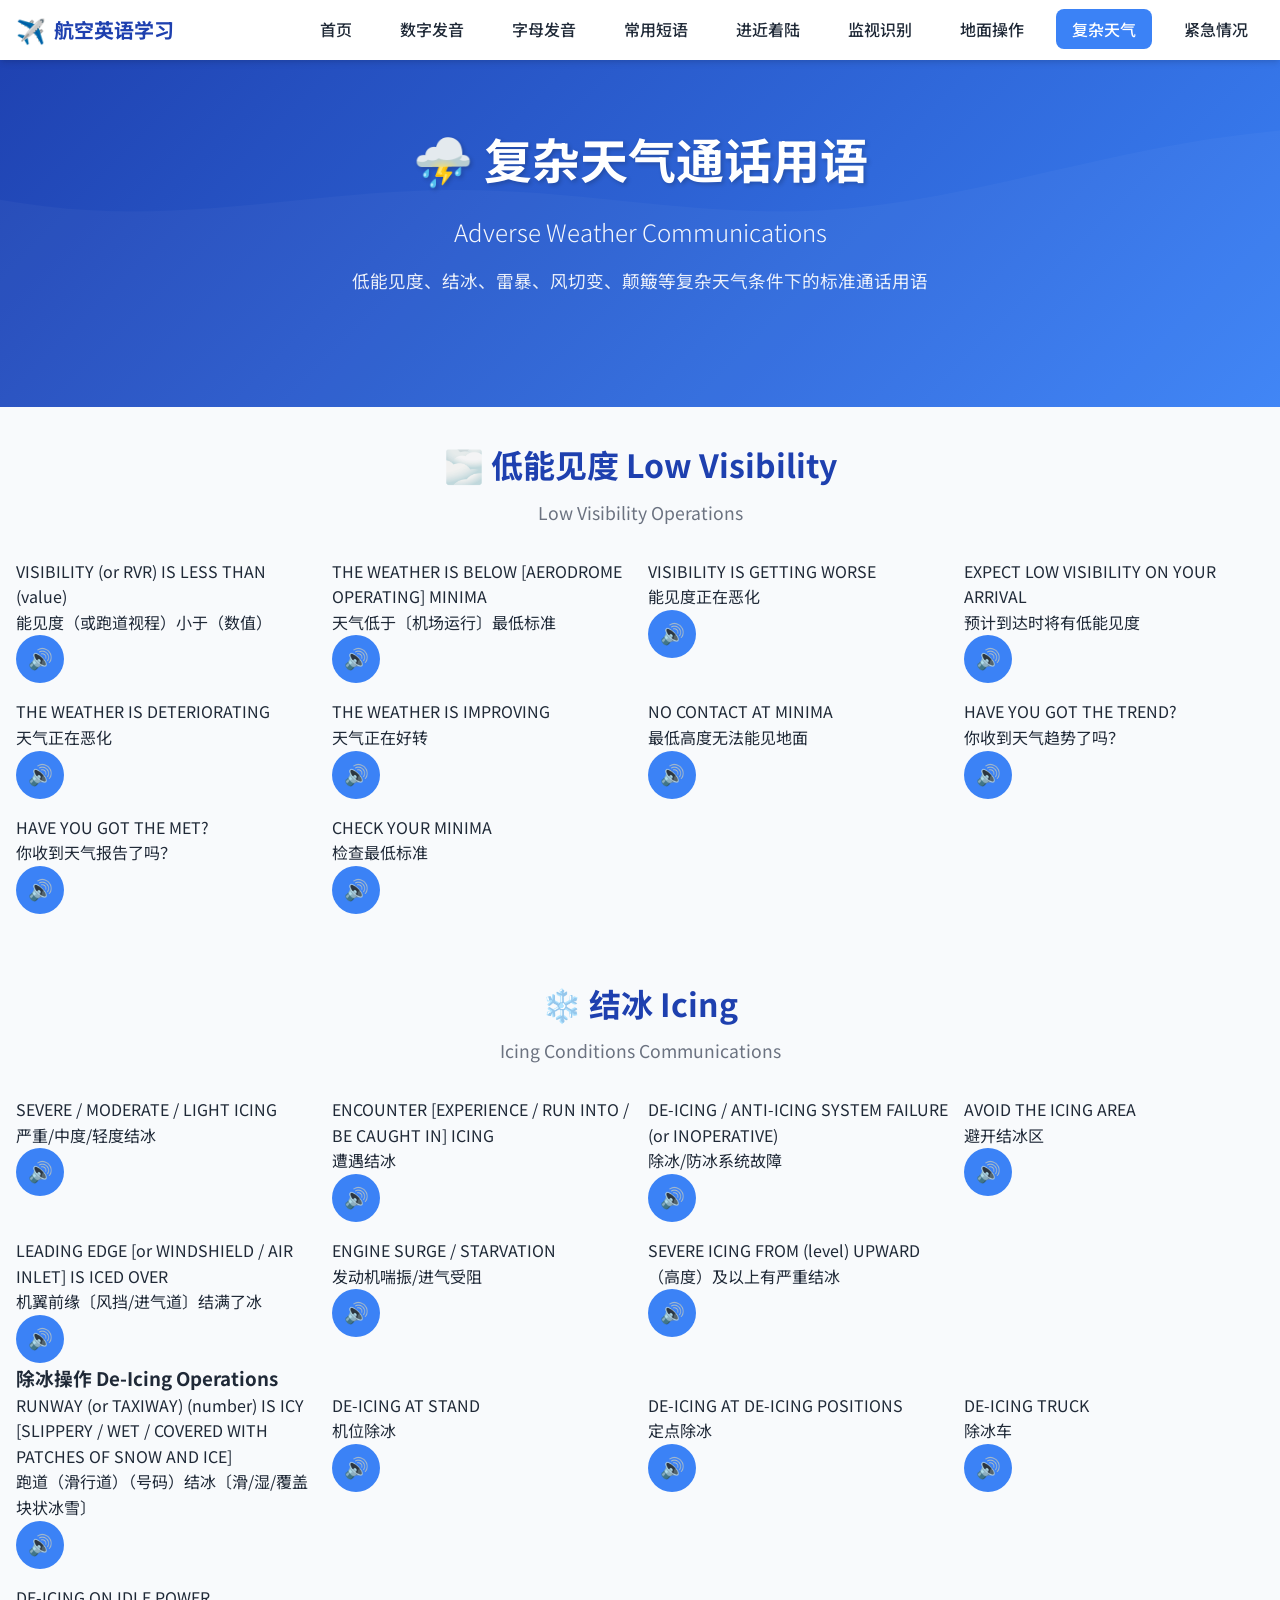
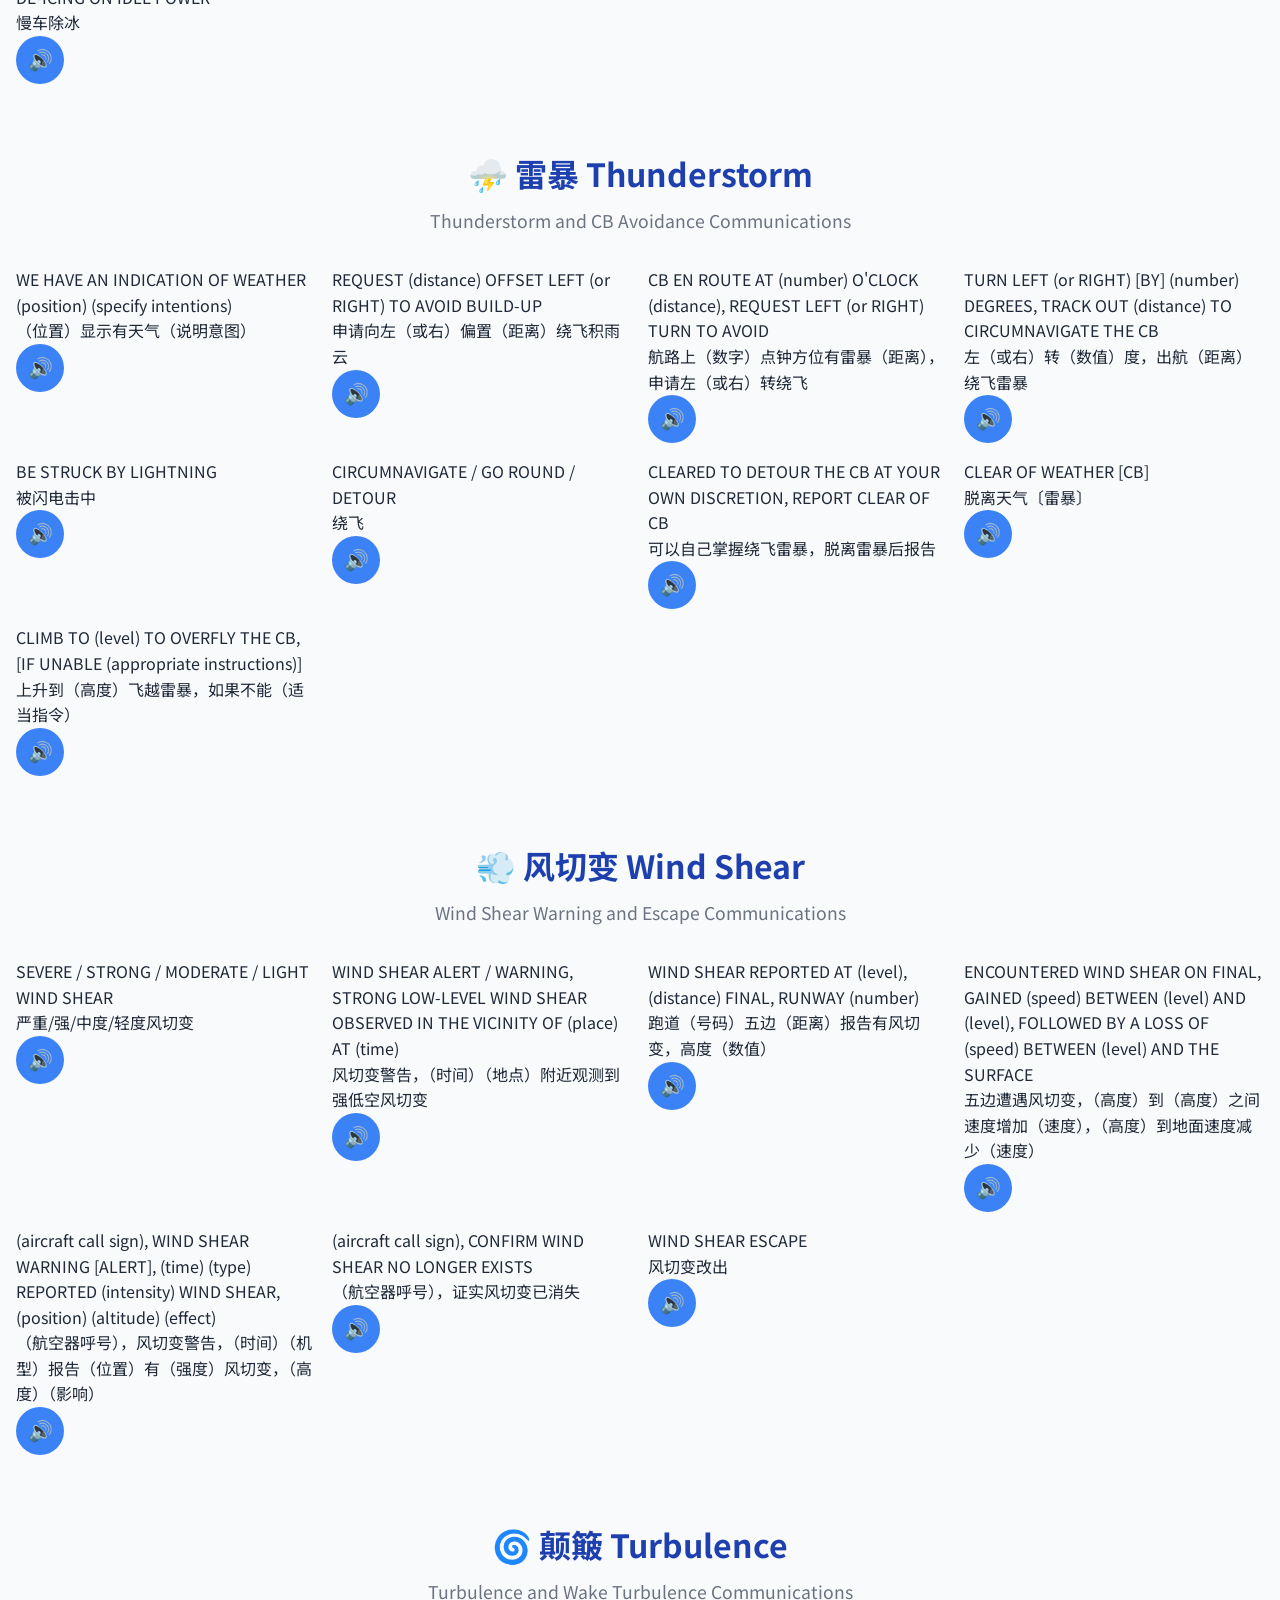
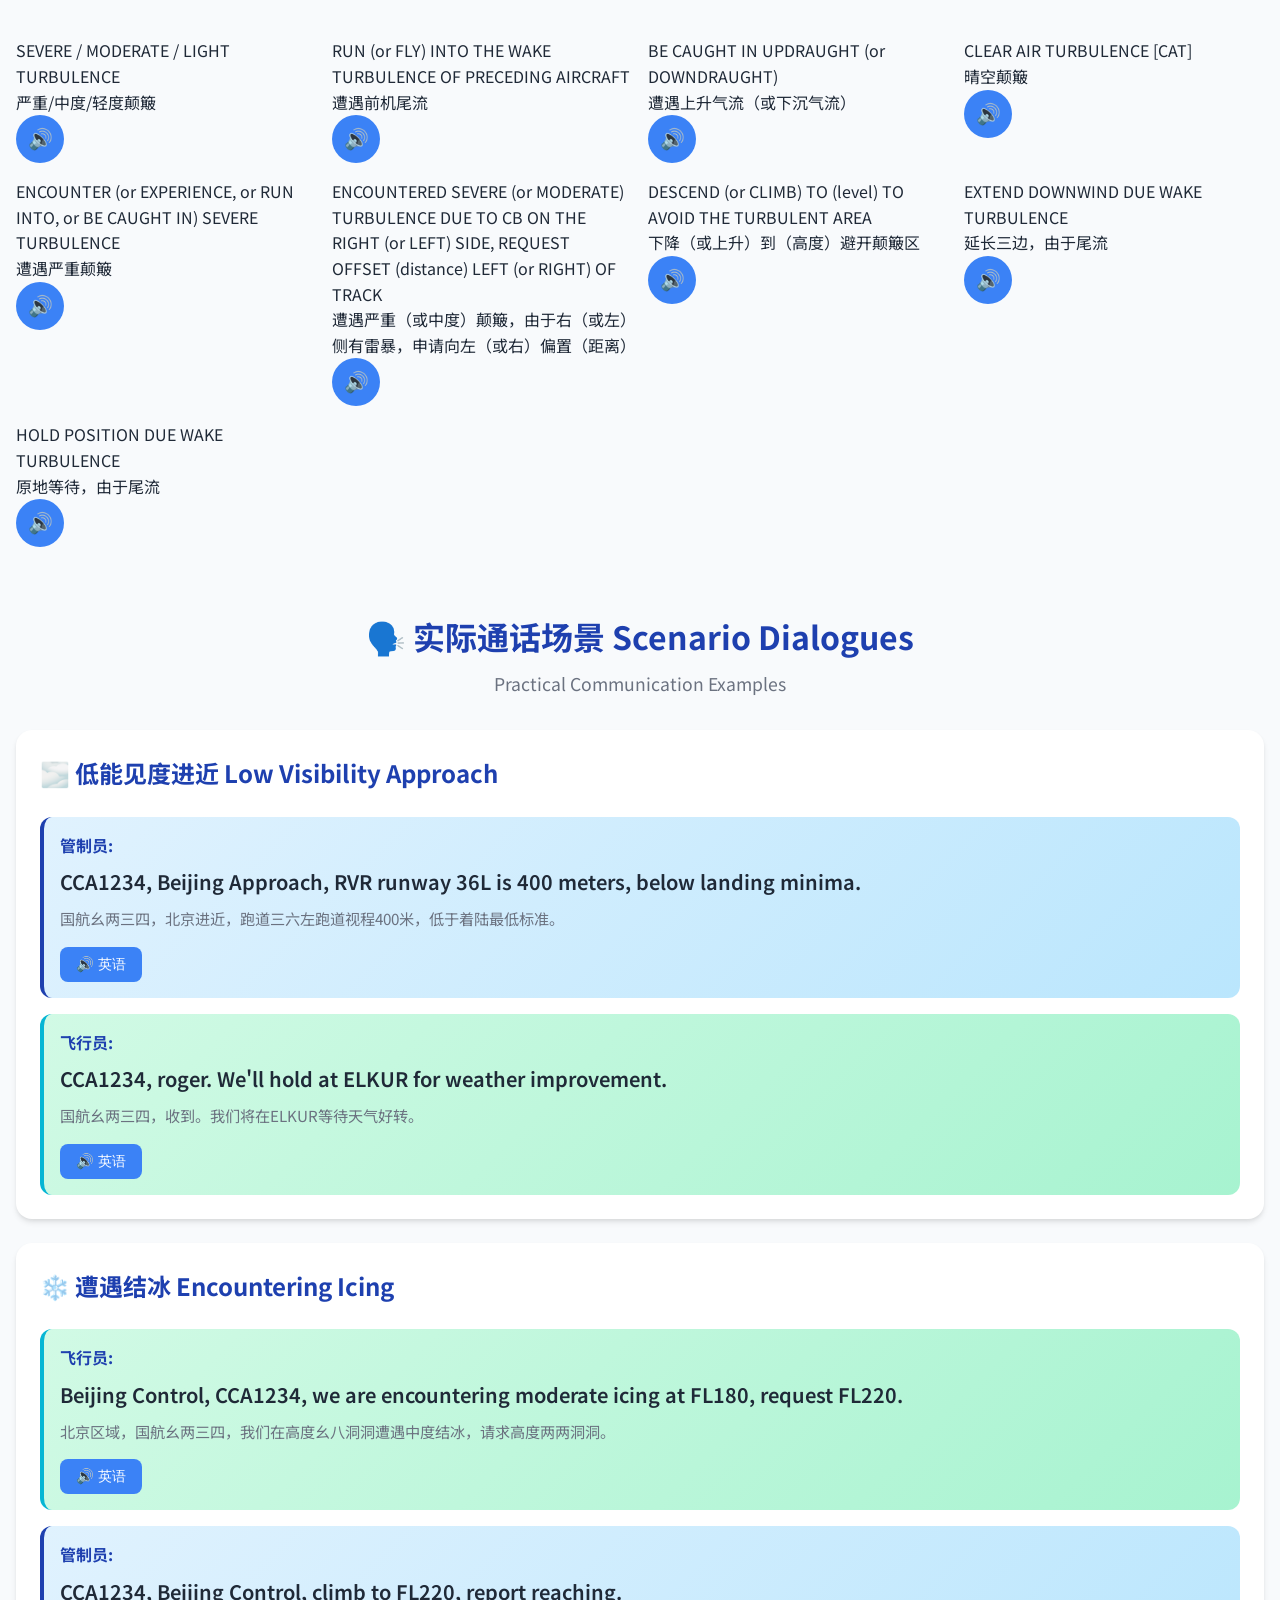
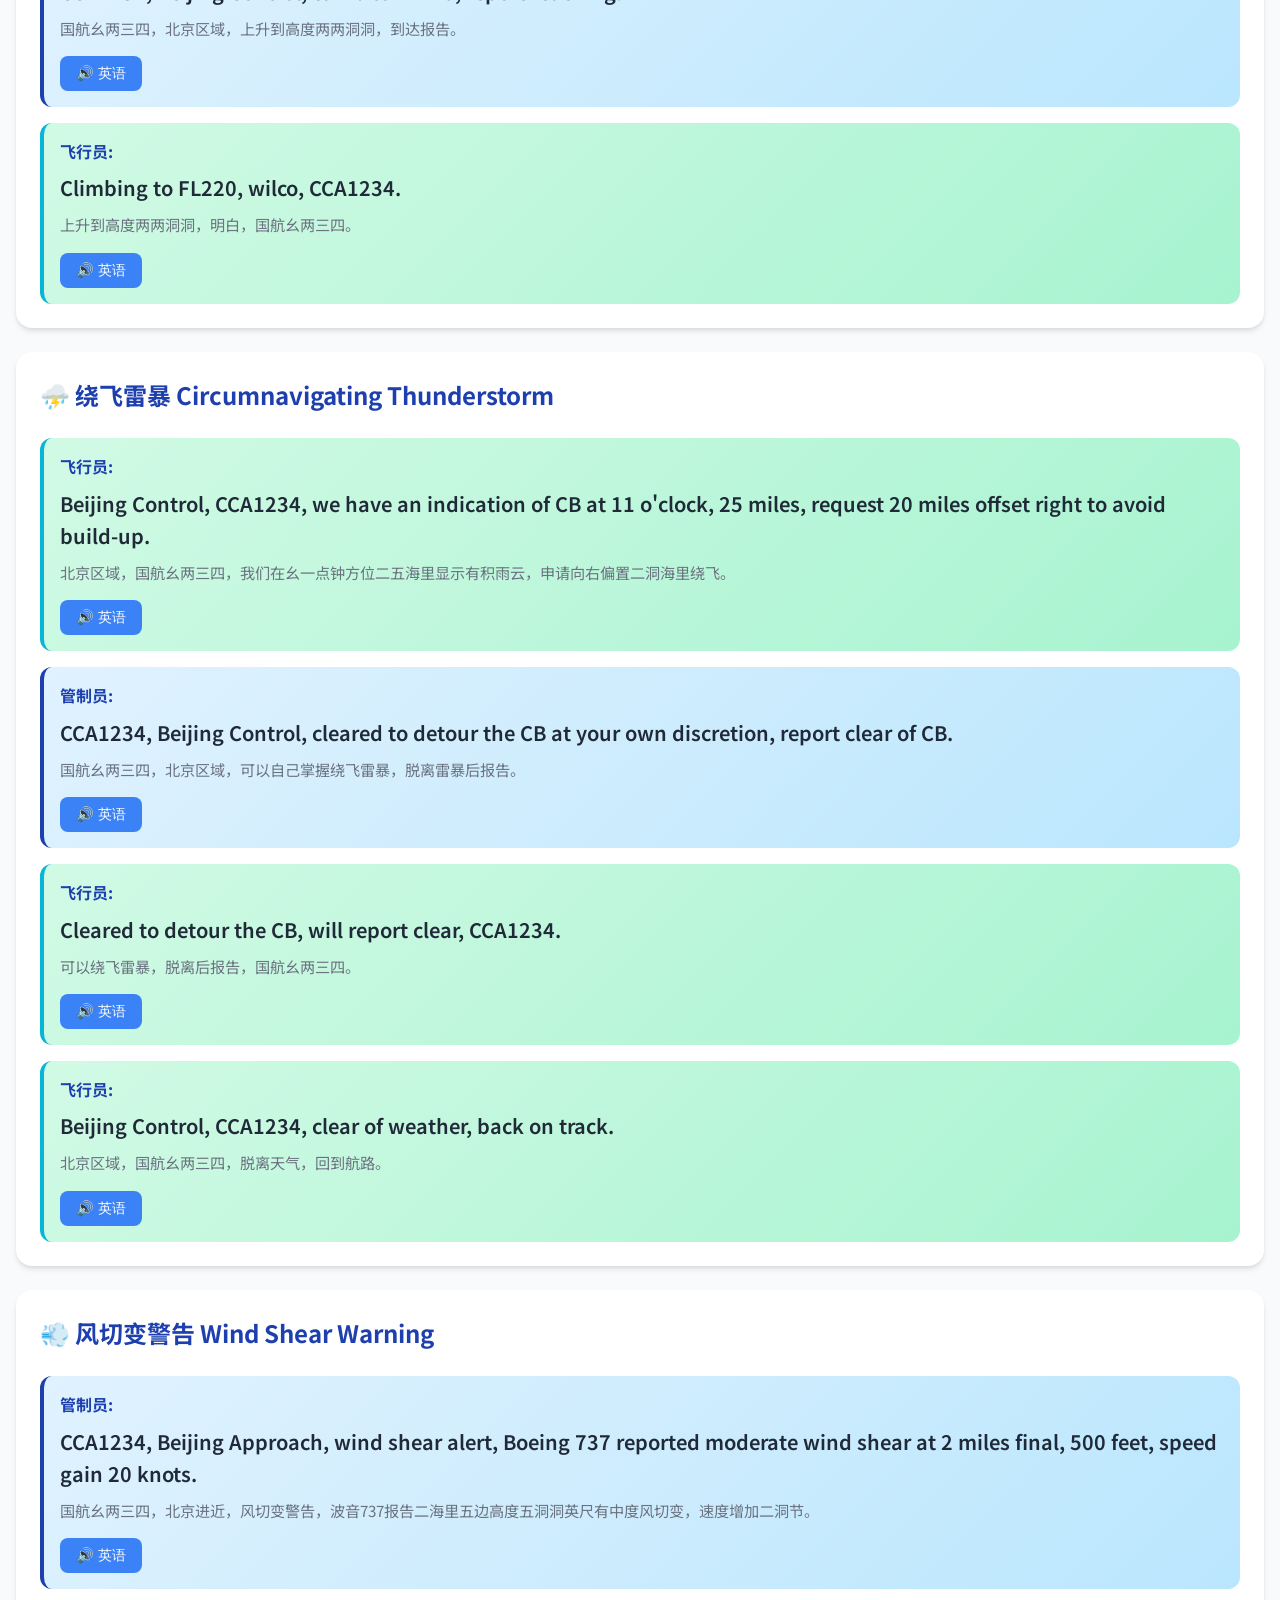
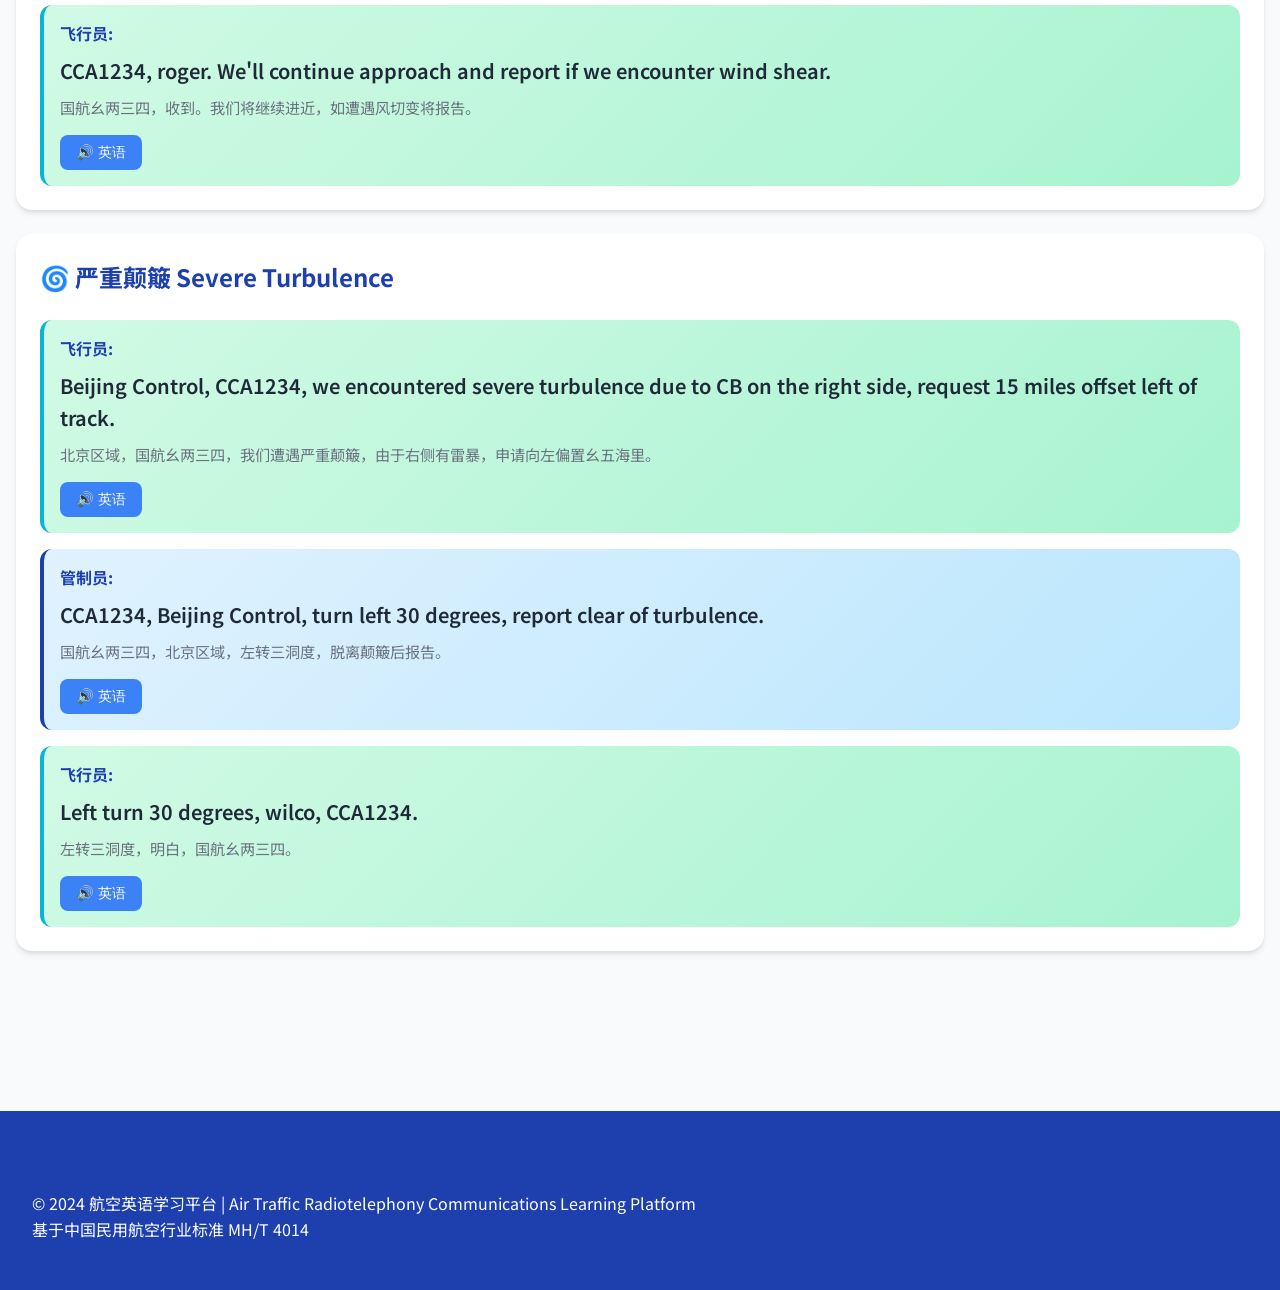
<file: weather.html>
<!DOCTYPE html>
<html lang="zh-CN">
<head>
    <meta charset="UTF-8">
    <meta name="viewport" content="width=device-width, initial-scale=1.0">
    <title>复杂天气通话用语 - 航空英语学习平台</title>
    <link rel="stylesheet" href="styles.css">
    <link rel="preconnect" href="https://fonts.googleapis.com">
    <link rel="preconnect" href="https://fonts.gstatic.com" crossorigin>
    <link href="https://fonts.googleapis.com/css2?family=Noto+Sans+SC:wght@300;400;500;700&family=Roboto:wght@300;400;500;700&display=swap" rel="stylesheet">
</head>
<body>
    <nav class="top-nav">
        <div class="nav-container">
            <div class="logo">
                <span class="logo-icon">✈️</span>
                <span class="logo-text">航空英语学习</span>
            </div>
            <button class="menu-toggle" id="menuToggle" aria-label="菜单">
                <span></span>
                <span></span>
                <span></span>
            </button>
            <ul class="nav-menu" id="navMenu">
                <li><a href="index.html">首页</a></li>
                <li><a href="index.html#numbers">数字发音</a></li>
                <li><a href="index.html#letters">字母发音</a></li>
                <li><a href="index.html#phrases">常用短语</a></li>
                <li><a href="approach.html">进近着陆</a></li>
                <li><a href="surveillance.html">监视识别</a></li>
                <li><a href="ground-operations.html">地面操作</a></li>
                <li><a href="weather.html" class="active">复杂天气</a></li>
                <li><a href="emergency.html">紧急情况</a></li>
            </ul>
        </div>
    </nav>

    <header class="hero hero-weather">
        <div class="hero-content">
            <h1>⛈️ 复杂天气通话用语</h1>
            <p class="subtitle">Adverse Weather Communications</p>
            <p class="description">低能见度、结冰、雷暴、风切变、颠簸等复杂天气条件下的标准通话用语</p>
        </div>
    </header>

    <main class="container">
        <!-- 低能见度 -->
        <section id="visibility" class="section">
            <div class="section-header">
                <h2>🌫️ 低能见度 Low Visibility</h2>
                <p>Low Visibility Operations</p>
            </div>

            <div class="vocab-grid">
                <div class="vocab-card">
                    <div class="vocab-english">VISIBILITY (or RVR) IS LESS THAN (value)</div>
                    <div class="vocab-chinese">能见度（或跑道视程）小于（数值）</div>
                    <button class="play-btn" onclick="speak('Visibility is less than five zero zero meters', 'en-US')">🔊</button>
                </div>
                <div class="vocab-card">
                    <div class="vocab-english">THE WEATHER IS BELOW [AERODROME OPERATING] MINIMA</div>
                    <div class="vocab-chinese">天气低于〔机场运行〕最低标准</div>
                    <button class="play-btn" onclick="speak('The weather is below aerodrome operating minima', 'en-US')">🔊</button>
                </div>
                <div class="vocab-card">
                    <div class="vocab-english">VISIBILITY IS GETTING WORSE</div>
                    <div class="vocab-chinese">能见度正在恶化</div>
                    <button class="play-btn" onclick="speak('Visibility is getting worse', 'en-US')">🔊</button>
                </div>
                <div class="vocab-card">
                    <div class="vocab-english">EXPECT LOW VISIBILITY ON YOUR ARRIVAL</div>
                    <div class="vocab-chinese">预计到达时将有低能见度</div>
                    <button class="play-btn" onclick="speak('Expect low visibility on your arrival', 'en-US')">🔊</button>
                </div>
                <div class="vocab-card">
                    <div class="vocab-english">THE WEATHER IS DETERIORATING</div>
                    <div class="vocab-chinese">天气正在恶化</div>
                    <button class="play-btn" onclick="speak('The weather is deteriorating', 'en-US')">🔊</button>
                </div>
                <div class="vocab-card">
                    <div class="vocab-english">THE WEATHER IS IMPROVING</div>
                    <div class="vocab-chinese">天气正在好转</div>
                    <button class="play-btn" onclick="speak('The weather is improving', 'en-US')">🔊</button>
                </div>
                <div class="vocab-card">
                    <div class="vocab-english">NO CONTACT AT MINIMA</div>
                    <div class="vocab-chinese">最低高度无法能见地面</div>
                    <button class="play-btn" onclick="speak('No contact at minima', 'en-US')">🔊</button>
                </div>
                <div class="vocab-card">
                    <div class="vocab-english">HAVE YOU GOT THE TREND?</div>
                    <div class="vocab-chinese">你收到天气趋势了吗？</div>
                    <button class="play-btn" onclick="speak('Have you got the trend?', 'en-US')">🔊</button>
                </div>
                <div class="vocab-card">
                    <div class="vocab-english">HAVE YOU GOT THE MET?</div>
                    <div class="vocab-chinese">你收到天气报告了吗？</div>
                    <button class="play-btn" onclick="speak('Have you got the met?', 'en-US')">🔊</button>
                </div>
                <div class="vocab-card">
                    <div class="vocab-english">CHECK YOUR MINIMA</div>
                    <div class="vocab-chinese">检查最低标准</div>
                    <button class="play-btn" onclick="speak('Check your minima', 'en-US')">🔊</button>
                </div>
            </div>
        </section>

        <!-- 结冰 -->
        <section id="icing" class="section">
            <div class="section-header">
                <h2>❄️ 结冰 Icing</h2>
                <p>Icing Conditions Communications</p>
            </div>

            <div class="vocab-grid">
                <div class="vocab-card">
                    <div class="vocab-english">SEVERE / MODERATE / LIGHT ICING</div>
                    <div class="vocab-chinese">严重/中度/轻度结冰</div>
                    <button class="play-btn" onclick="speak('Severe icing', 'en-US')">🔊</button>
                </div>
                <div class="vocab-card">
                    <div class="vocab-english">ENCOUNTER [EXPERIENCE / RUN INTO / BE CAUGHT IN] ICING</div>
                    <div class="vocab-chinese">遭遇结冰</div>
                    <button class="play-btn" onclick="speak('Encounter icing', 'en-US')">🔊</button>
                </div>
                <div class="vocab-card">
                    <div class="vocab-english">DE-ICING / ANTI-ICING SYSTEM FAILURE (or INOPERATIVE)</div>
                    <div class="vocab-chinese">除冰/防冰系统故障</div>
                    <button class="play-btn" onclick="speak('De-icing system failure', 'en-US')">🔊</button>
                </div>
                <div class="vocab-card">
                    <div class="vocab-english">AVOID THE ICING AREA</div>
                    <div class="vocab-chinese">避开结冰区</div>
                    <button class="play-btn" onclick="speak('Avoid the icing area', 'en-US')">🔊</button>
                </div>
                <div class="vocab-card">
                    <div class="vocab-english">LEADING EDGE [or WINDSHIELD / AIR INLET] IS ICED OVER</div>
                    <div class="vocab-chinese">机翼前缘〔风挡/进气道〕结满了冰</div>
                    <button class="play-btn" onclick="speak('Leading edge is iced over', 'en-US')">🔊</button>
                </div>
                <div class="vocab-card">
                    <div class="vocab-english">ENGINE SURGE / STARVATION</div>
                    <div class="vocab-chinese">发动机喘振/进气受阻</div>
                    <button class="play-btn" onclick="speak('Engine surge', 'en-US')">🔊</button>
                </div>
                <div class="vocab-card">
                    <div class="vocab-english">SEVERE ICING FROM (level) UPWARD</div>
                    <div class="vocab-chinese">（高度）及以上有严重结冰</div>
                    <button class="play-btn" onclick="speak('Severe icing from flight level one five zero upward', 'en-US')">🔊</button>
                </div>
            </div>

            <h3 class="subsection-title">除冰操作 De-Icing Operations</h3>
            <div class="vocab-grid">
                <div class="vocab-card">
                    <div class="vocab-english">RUNWAY (or TAXIWAY) (number) IS ICY [SLIPPERY / WET / COVERED WITH PATCHES OF SNOW AND ICE]</div>
                    <div class="vocab-chinese">跑道（滑行道）（号码）结冰〔滑/湿/覆盖块状冰雪〕</div>
                    <button class="play-btn" onclick="speak('Runway three six is icy', 'en-US')">🔊</button>
                </div>
                <div class="vocab-card">
                    <div class="vocab-english">DE-ICING AT STAND</div>
                    <div class="vocab-chinese">机位除冰</div>
                    <button class="play-btn" onclick="speak('De-icing at stand', 'en-US')">🔊</button>
                </div>
                <div class="vocab-card">
                    <div class="vocab-english">DE-ICING AT DE-ICING POSITIONS</div>
                    <div class="vocab-chinese">定点除冰</div>
                    <button class="play-btn" onclick="speak('De-icing at de-icing positions', 'en-US')">🔊</button>
                </div>
                <div class="vocab-card">
                    <div class="vocab-english">DE-ICING TRUCK</div>
                    <div class="vocab-chinese">除冰车</div>
                    <button class="play-btn" onclick="speak('De-icing truck', 'en-US')">🔊</button>
                </div>
                <div class="vocab-card">
                    <div class="vocab-english">DE-ICING ON IDLE POWER</div>
                    <div class="vocab-chinese">慢车除冰</div>
                    <button class="play-btn" onclick="speak('De-icing on idle power', 'en-US')">🔊</button>
                </div>
            </div>
        </section>

        <!-- 雷暴 -->
        <section id="thunderstorm" class="section">
            <div class="section-header">
                <h2>⛈️ 雷暴 Thunderstorm</h2>
                <p>Thunderstorm and CB Avoidance Communications</p>
            </div>

            <div class="vocab-grid">
                <div class="vocab-card">
                    <div class="vocab-english">WE HAVE AN INDICATION OF WEATHER (position) (specify intentions)</div>
                    <div class="vocab-chinese">（位置）显示有天气（说明意图）</div>
                    <button class="play-btn" onclick="speak('We have an indication of weather at two o clock, request deviation right', 'en-US')">🔊</button>
                </div>
                <div class="vocab-card">
                    <div class="vocab-english">REQUEST (distance) OFFSET LEFT (or RIGHT) TO AVOID BUILD-UP</div>
                    <div class="vocab-chinese">申请向左（或右）偏置（距离）绕飞积雨云</div>
                    <button class="play-btn" onclick="speak('Request two zero miles offset right to avoid build-up', 'en-US')">🔊</button>
                </div>
                <div class="vocab-card">
                    <div class="vocab-english">CB EN ROUTE AT (number) O'CLOCK (distance), REQUEST LEFT (or RIGHT) TURN TO AVOID</div>
                    <div class="vocab-chinese">航路上（数字）点钟方位有雷暴（距离），申请左（或右）转绕飞</div>
                    <button class="play-btn" onclick="speak('CB en route at one one o clock two five miles, request left turn to avoid', 'en-US')">🔊</button>
                </div>
                <div class="vocab-card">
                    <div class="vocab-english">TURN LEFT (or RIGHT) [BY] (number) DEGREES, TRACK OUT (distance) TO CIRCUMNAVIGATE THE CB</div>
                    <div class="vocab-chinese">左（或右）转（数值）度，出航（距离）绕飞雷暴</div>
                    <button class="play-btn" onclick="speak('Turn left three zero degrees, track out two zero miles to circumnavigate the CB', 'en-US')">🔊</button>
                </div>
                <div class="vocab-card">
                    <div class="vocab-english">BE STRUCK BY LIGHTNING</div>
                    <div class="vocab-chinese">被闪电击中</div>
                    <button class="play-btn" onclick="speak('Be struck by lightning', 'en-US')">🔊</button>
                </div>
                <div class="vocab-card">
                    <div class="vocab-english">CIRCUMNAVIGATE / GO ROUND / DETOUR</div>
                    <div class="vocab-chinese">绕飞</div>
                    <button class="play-btn" onclick="speak('Circumnavigate', 'en-US')">🔊</button>
                </div>
                <div class="vocab-card">
                    <div class="vocab-english">CLEARED TO DETOUR THE CB AT YOUR OWN DISCRETION, REPORT CLEAR OF CB</div>
                    <div class="vocab-chinese">可以自己掌握绕飞雷暴，脱离雷暴后报告</div>
                    <button class="play-btn" onclick="speak('Cleared to detour the CB at your own discretion, report clear of CB', 'en-US')">🔊</button>
                </div>
                <div class="vocab-card">
                    <div class="vocab-english">CLEAR OF WEATHER [CB]</div>
                    <div class="vocab-chinese">脱离天气〔雷暴〕</div>
                    <button class="play-btn" onclick="speak('Clear of weather', 'en-US')">🔊</button>
                </div>
                <div class="vocab-card">
                    <div class="vocab-english">CLIMB TO (level) TO OVERFLY THE CB, [IF UNABLE (appropriate instructions)]</div>
                    <div class="vocab-chinese">上升到（高度）飞越雷暴，如果不能（适当指令）</div>
                    <button class="play-btn" onclick="speak('Climb to flight level three five zero to overfly the CB, if unable maintain present level', 'en-US')">🔊</button>
                </div>
            </div>
        </section>

        <!-- 风切变 -->
        <section id="windshear" class="section">
            <div class="section-header">
                <h2>💨 风切变 Wind Shear</h2>
                <p>Wind Shear Warning and Escape Communications</p>
            </div>

            <div class="vocab-grid">
                <div class="vocab-card">
                    <div class="vocab-english">SEVERE / STRONG / MODERATE / LIGHT WIND SHEAR</div>
                    <div class="vocab-chinese">严重/强/中度/轻度风切变</div>
                    <button class="play-btn" onclick="speak('Severe wind shear', 'en-US')">🔊</button>
                </div>
                <div class="vocab-card">
                    <div class="vocab-english">WIND SHEAR ALERT / WARNING, STRONG LOW-LEVEL WIND SHEAR OBSERVED IN THE VICINITY OF (place) AT (time)</div>
                    <div class="vocab-chinese">风切变警告，（时间）（地点）附近观测到强低空风切变</div>
                    <button class="play-btn" onclick="speak('Wind shear alert, strong low-level wind shear observed in the vicinity of runway three six at four five', 'en-US')">🔊</button>
                </div>
                <div class="vocab-card">
                    <div class="vocab-english">WIND SHEAR REPORTED AT (level), (distance) FINAL, RUNWAY (number)</div>
                    <div class="vocab-chinese">跑道（号码）五边（距离）报告有风切变，高度（数值）</div>
                    <button class="play-btn" onclick="speak('Wind shear reported at one thousand feet, five miles final, runway three six', 'en-US')">🔊</button>
                </div>
                <div class="vocab-card">
                    <div class="vocab-english">ENCOUNTERED WIND SHEAR ON FINAL, GAINED (speed) BETWEEN (level) AND (level), FOLLOWED BY A LOSS OF (speed) BETWEEN (level) AND THE SURFACE</div>
                    <div class="vocab-chinese">五边遭遇风切变，（高度）到（高度）之间速度增加（速度），（高度）到地面速度减少（速度）</div>
                    <button class="play-btn" onclick="speak('Encountered wind shear on final, gained two zero knots between one five hundred and one thousand feet, followed by a loss of one five knots between five hundred feet and the surface', 'en-US')">🔊</button>
                </div>
                <div class="vocab-card">
                    <div class="vocab-english">(aircraft call sign), WIND SHEAR WARNING [ALERT], (time) (type) REPORTED (intensity) WIND SHEAR, (position) (altitude) (effect)</div>
                    <div class="vocab-chinese">（航空器呼号），风切变警告，（时间）（机型）报告（位置）有（强度）风切变，（高度）（影响）</div>
                    <button class="play-btn" onclick="speak('CCA1234, wind shear warning, Boeing seven three seven reported moderate wind shear, two miles final, five hundred feet, speed gain two zero knots', 'en-US')">🔊</button>
                </div>
                <div class="vocab-card">
                    <div class="vocab-english">(aircraft call sign), CONFIRM WIND SHEAR NO LONGER EXISTS</div>
                    <div class="vocab-chinese">（航空器呼号），证实风切变已消失</div>
                    <button class="play-btn" onclick="speak('CCA1234, confirm wind shear no longer exists', 'en-US')">🔊</button>
                </div>
                <div class="vocab-card emergency-card">
                    <div class="vocab-english">WIND SHEAR ESCAPE</div>
                    <div class="vocab-chinese">风切变改出</div>
                    <button class="play-btn" onclick="speak('Wind shear escape', 'en-US')">🔊</button>
                </div>
            </div>
        </section>

        <!-- 颠簸 -->
        <section id="turbulence" class="section">
            <div class="section-header">
                <h2>🌀 颠簸 Turbulence</h2>
                <p>Turbulence and Wake Turbulence Communications</p>
            </div>

            <div class="vocab-grid">
                <div class="vocab-card">
                    <div class="vocab-english">SEVERE / MODERATE / LIGHT TURBULENCE</div>
                    <div class="vocab-chinese">严重/中度/轻度颠簸</div>
                    <button class="play-btn" onclick="speak('Severe turbulence', 'en-US')">🔊</button>
                </div>
                <div class="vocab-card">
                    <div class="vocab-english">RUN (or FLY) INTO THE WAKE TURBULENCE OF PRECEDING AIRCRAFT</div>
                    <div class="vocab-chinese">遭遇前机尾流</div>
                    <button class="play-btn" onclick="speak('Run into the wake turbulence of preceding aircraft', 'en-US')">🔊</button>
                </div>
                <div class="vocab-card">
                    <div class="vocab-english">BE CAUGHT IN UPDRAUGHT (or DOWNDRAUGHT)</div>
                    <div class="vocab-chinese">遭遇上升气流（或下沉气流）</div>
                    <button class="play-btn" onclick="speak('Be caught in updraught', 'en-US')">🔊</button>
                </div>
                <div class="vocab-card">
                    <div class="vocab-english">CLEAR AIR TURBULENCE [CAT]</div>
                    <div class="vocab-chinese">晴空颠簸</div>
                    <button class="play-btn" onclick="speak('Clear air turbulence', 'en-US')">🔊</button>
                </div>
                <div class="vocab-card">
                    <div class="vocab-english">ENCOUNTER (or EXPERIENCE, or RUN INTO, or BE CAUGHT IN) SEVERE TURBULENCE</div>
                    <div class="vocab-chinese">遭遇严重颠簸</div>
                    <button class="play-btn" onclick="speak('Encounter severe turbulence', 'en-US')">🔊</button>
                </div>
                <div class="vocab-card">
                    <div class="vocab-english">ENCOUNTERED SEVERE (or MODERATE) TURBULENCE DUE TO CB ON THE RIGHT (or LEFT) SIDE, REQUEST OFFSET (distance) LEFT (or RIGHT) OF TRACK</div>
                    <div class="vocab-chinese">遭遇严重（或中度）颠簸，由于右（或左）侧有雷暴，申请向左（或右）偏置（距离）</div>
                    <button class="play-btn" onclick="speak('Encountered severe turbulence due to CB on the right side, request one zero miles offset left of track', 'en-US')">🔊</button>
                </div>
                <div class="vocab-card">
                    <div class="vocab-english">DESCEND (or CLIMB) TO (level) TO AVOID THE TURBULENT AREA</div>
                    <div class="vocab-chinese">下降（或上升）到（高度）避开颠簸区</div>
                    <button class="play-btn" onclick="speak('Descend to flight level two eight zero to avoid the turbulent area', 'en-US')">🔊</button>
                </div>
                <div class="vocab-card">
                    <div class="vocab-english">EXTEND DOWNWIND DUE WAKE TURBULENCE</div>
                    <div class="vocab-chinese">延长三边，由于尾流</div>
                    <button class="play-btn" onclick="speak('Extend downwind due wake turbulence', 'en-US')">🔊</button>
                </div>
                <div class="vocab-card">
                    <div class="vocab-english">HOLD POSITION DUE WAKE TURBULENCE</div>
                    <div class="vocab-chinese">原地等待，由于尾流</div>
                    <button class="play-btn" onclick="speak('Hold position due wake turbulence', 'en-US')">🔊</button>
                </div>
            </div>
        </section>

        <!-- 场景对话 -->
        <section id="scenarios" class="section">
            <div class="section-header">
                <h2>🗣️ 实际通话场景 Scenario Dialogues</h2>
                <p>Practical Communication Examples</p>
            </div>

            <div class="scenario-card">
                <h3>🌫️ 低能见度进近 Low Visibility Approach</h3>
                <div class="dialogue">
                    <div class="dialogue-item controller">
                        <span class="role">管制员:</span>
                        <p class="english-text">CCA1234, Beijing Approach, RVR runway 36L is 400 meters, below landing minima.</p>
                        <p class="chinese-text">国航幺两三四，北京进近，跑道三六左跑道视程400米，低于着陆最低标准。</p>
                        <button class="dialogue-play-btn" onclick="speak('CCA1234, Beijing Approach, RVR runway three six left is four hundred meters, below landing minima', 'en-US')">🔊 英语</button>
                    </div>
                    <div class="dialogue-item pilot">
                        <span class="role">飞行员:</span>
                        <p class="english-text">CCA1234, roger. We'll hold at ELKUR for weather improvement.</p>
                        <p class="chinese-text">国航幺两三四，收到。我们将在ELKUR等待天气好转。</p>
                        <button class="dialogue-play-btn" onclick="speak('CCA1234, roger. We will hold at ELKUR for weather improvement', 'en-US')">🔊 英语</button>
                    </div>
                </div>
            </div>

            <div class="scenario-card">
                <h3>❄️ 遭遇结冰 Encountering Icing</h3>
                <div class="dialogue">
                    <div class="dialogue-item pilot">
                        <span class="role">飞行员:</span>
                        <p class="english-text">Beijing Control, CCA1234, we are encountering moderate icing at FL180, request FL220.</p>
                        <p class="chinese-text">北京区域，国航幺两三四，我们在高度幺八洞洞遭遇中度结冰，请求高度两两洞洞。</p>
                        <button class="dialogue-play-btn" onclick="speak('Beijing Control, CCA1234, we are encountering moderate icing at flight level one eight zero, request flight level two two zero', 'en-US')">🔊 英语</button>
                    </div>
                    <div class="dialogue-item controller">
                        <span class="role">管制员:</span>
                        <p class="english-text">CCA1234, Beijing Control, climb to FL220, report reaching.</p>
                        <p class="chinese-text">国航幺两三四，北京区域，上升到高度两两洞洞，到达报告。</p>
                        <button class="dialogue-play-btn" onclick="speak('CCA1234, Beijing Control, climb to flight level two two zero, report reaching', 'en-US')">🔊 英语</button>
                    </div>
                    <div class="dialogue-item pilot">
                        <span class="role">飞行员:</span>
                        <p class="english-text">Climbing to FL220, wilco, CCA1234.</p>
                        <p class="chinese-text">上升到高度两两洞洞，明白，国航幺两三四。</p>
                        <button class="dialogue-play-btn" onclick="speak('Climbing to flight level two two zero, wilco, CCA1234', 'en-US')">🔊 英语</button>
                    </div>
                </div>
            </div>

            <div class="scenario-card">
                <h3>⛈️ 绕飞雷暴 Circumnavigating Thunderstorm</h3>
                <div class="dialogue">
                    <div class="dialogue-item pilot">
                        <span class="role">飞行员:</span>
                        <p class="english-text">Beijing Control, CCA1234, we have an indication of CB at 11 o'clock, 25 miles, request 20 miles offset right to avoid build-up.</p>
                        <p class="chinese-text">北京区域，国航幺两三四，我们在幺一点钟方位二五海里显示有积雨云，申请向右偏置二洞海里绕飞。</p>
                        <button class="dialogue-play-btn" onclick="speak('Beijing Control, CCA1234, we have an indication of CB at one one o clock, two five miles, request two zero miles offset right to avoid build-up', 'en-US')">🔊 英语</button>
                    </div>
                    <div class="dialogue-item controller">
                        <span class="role">管制员:</span>
                        <p class="english-text">CCA1234, Beijing Control, cleared to detour the CB at your own discretion, report clear of CB.</p>
                        <p class="chinese-text">国航幺两三四，北京区域，可以自己掌握绕飞雷暴，脱离雷暴后报告。</p>
                        <button class="dialogue-play-btn" onclick="speak('CCA1234, Beijing Control, cleared to detour the CB at your own discretion, report clear of CB', 'en-US')">🔊 英语</button>
                    </div>
                    <div class="dialogue-item pilot">
                        <span class="role">飞行员:</span>
                        <p class="english-text">Cleared to detour the CB, will report clear, CCA1234.</p>
                        <p class="chinese-text">可以绕飞雷暴，脱离后报告，国航幺两三四。</p>
                        <button class="dialogue-play-btn" onclick="speak('Cleared to detour the CB, will report clear, CCA1234', 'en-US')">🔊 英语</button>
                    </div>
                    <div class="dialogue-item pilot">
                        <span class="role">飞行员:</span>
                        <p class="english-text">Beijing Control, CCA1234, clear of weather, back on track.</p>
                        <p class="chinese-text">北京区域，国航幺两三四，脱离天气，回到航路。</p>
                        <button class="dialogue-play-btn" onclick="speak('Beijing Control, CCA1234, clear of weather, back on track', 'en-US')">🔊 英语</button>
                    </div>
                </div>
            </div>

            <div class="scenario-card">
                <h3>💨 风切变警告 Wind Shear Warning</h3>
                <div class="dialogue">
                    <div class="dialogue-item controller">
                        <span class="role">管制员:</span>
                        <p class="english-text">CCA1234, Beijing Approach, wind shear alert, Boeing 737 reported moderate wind shear at 2 miles final, 500 feet, speed gain 20 knots.</p>
                        <p class="chinese-text">国航幺两三四，北京进近，风切变警告，波音737报告二海里五边高度五洞洞英尺有中度风切变，速度增加二洞节。</p>
                        <button class="dialogue-play-btn" onclick="speak('CCA1234, Beijing Approach, wind shear alert, Boeing seven three seven reported moderate wind shear at two miles final, five hundred feet, speed gain two zero knots', 'en-US')">🔊 英语</button>
                    </div>
                    <div class="dialogue-item pilot">
                        <span class="role">飞行员:</span>
                        <p class="english-text">CCA1234, roger. We'll continue approach and report if we encounter wind shear.</p>
                        <p class="chinese-text">国航幺两三四，收到。我们将继续进近，如遭遇风切变将报告。</p>
                        <button class="dialogue-play-btn" onclick="speak('CCA1234, roger. We will continue approach and report if we encounter wind shear', 'en-US')">🔊 英语</button>
                    </div>
                </div>
            </div>

            <div class="scenario-card">
                <h3>🌀 严重颠簸 Severe Turbulence</h3>
                <div class="dialogue">
                    <div class="dialogue-item pilot">
                        <span class="role">飞行员:</span>
                        <p class="english-text">Beijing Control, CCA1234, we encountered severe turbulence due to CB on the right side, request 15 miles offset left of track.</p>
                        <p class="chinese-text">北京区域，国航幺两三四，我们遭遇严重颠簸，由于右侧有雷暴，申请向左偏置幺五海里。</p>
                        <button class="dialogue-play-btn" onclick="speak('Beijing Control, CCA1234, we encountered severe turbulence due to CB on the right side, request one five miles offset left of track', 'en-US')">🔊 英语</button>
                    </div>
                    <div class="dialogue-item controller">
                        <span class="role">管制员:</span>
                        <p class="english-text">CCA1234, Beijing Control, turn left 30 degrees, report clear of turbulence.</p>
                        <p class="chinese-text">国航幺两三四，北京区域，左转三洞度，脱离颠簸后报告。</p>
                        <button class="dialogue-play-btn" onclick="speak('CCA1234, Beijing Control, turn left three zero degrees, report clear of turbulence', 'en-US')">🔊 英语</button>
                    </div>
                    <div class="dialogue-item pilot">
                        <span class="role">飞行员:</span>
                        <p class="english-text">Left turn 30 degrees, wilco, CCA1234.</p>
                        <p class="chinese-text">左转三洞度，明白，国航幺两三四。</p>
                        <button class="dialogue-play-btn" onclick="speak('Left turn three zero degrees, wilco, CCA1234', 'en-US')">🔊 英语</button>
                    </div>
                </div>
            </div>
        </section>
    </main>

    <footer class="footer">
        <div class="container">
            <p>© 2024 航空英语学习平台 | Air Traffic Radiotelephony Communications Learning Platform</p>
            <p>基于中国民用航空行业标准 MH/T 4014</p>
        </div>
    </footer>

    <script src="script.js"></script>
</body>
</html>
</file>
<file: styles.css>
/* 全局样式 */
:root {
    --primary-color: #1e40af;
    --secondary-color: #3b82f6;
    --accent-color: #06b6d4;
    --text-dark: #1f2937;
    --text-light: #6b7280;
    --bg-light: #f8fafc;
    --bg-white: #ffffff;
    --border-color: #e5e7eb;
    --shadow-sm: 0 1px 2px 0 rgba(0, 0, 0, 0.05);
    --shadow-md: 0 4px 6px -1px rgba(0, 0, 0, 0.1), 0 2px 4px -1px rgba(0, 0, 0, 0.06);
    --shadow-lg: 0 10px 15px -3px rgba(0, 0, 0, 0.1), 0 4px 6px -2px rgba(0, 0, 0, 0.05);
    --transition: all 0.3s ease;
}

* {
    margin: 0;
    padding: 0;
    box-sizing: border-box;
}

html {
    scroll-behavior: smooth;
}

body {
    font-family: 'Noto Sans SC', 'Roboto', -apple-system, BlinkMacSystemFont, 'Segoe UI', sans-serif;
    line-height: 1.6;
    color: var(--text-dark);
    background-color: var(--bg-light);
}

/* 导航栏 */
.top-nav {
    background: var(--bg-white);
    box-shadow: var(--shadow-md);
    position: fixed;
    top: 0;
    left: 0;
    right: 0;
    z-index: 1000;
}

.nav-container {
    max-width: 1400px;
    margin: 0 auto;
    padding: 0 1rem;
    display: flex;
    justify-content: space-between;
    align-items: center;
    height: 60px;
}

.logo {
    display: flex;
    align-items: center;
    gap: 0.5rem;
    font-weight: 700;
    font-size: 1.25rem;
    color: var(--primary-color);
}

.logo-icon {
    font-size: 1.5rem;
}

.nav-menu {
    display: flex;
    list-style: none;
    gap: 1rem;
}

.nav-menu a {
    text-decoration: none;
    color: var(--text-dark);
    font-weight: 500;
    padding: 0.5rem 1rem;
    border-radius: 0.5rem;
    transition: var(--transition);
}

.nav-menu a:hover,
.nav-menu a.active {
    background: var(--secondary-color);
    color: var(--bg-white);
}

.menu-toggle {
    display: none;
    flex-direction: column;
    background: none;
    border: none;
    cursor: pointer;
    padding: 0.5rem;
}

.menu-toggle span {
    width: 25px;
    height: 3px;
    background: var(--text-dark);
    margin: 3px 0;
    transition: var(--transition);
    border-radius: 2px;
}

/* 英雄区 */
.hero {
    background: linear-gradient(135deg, var(--primary-color) 0%, var(--secondary-color) 100%);
    color: var(--bg-white);
    padding: 120px 1rem 80px;
    text-align: center;
    position: relative;
    overflow: hidden;
}

.hero::before {
    content: '';
    position: absolute;
    top: 0;
    left: 0;
    right: 0;
    bottom: 0;
    background: url('data:image/svg+xml,<svg xmlns="http://www.w3.org/2000/svg" viewBox="0 0 1440 320"><path fill="%23ffffff" fill-opacity="0.1" d="M0,96L48,112C96,128,192,160,288,165.3C384,171,480,149,576,149.3C672,149,768,171,864,165.3C960,160,1056,128,1152,112C1248,96,1344,96,1392,96L1440,96L1440,320L1392,320C1344,320,1248,320,1152,320C1056,320,960,320,864,320C768,320,672,320,576,320C480,320,384,320,288,320C192,320,96,320,48,320L0,320Z"></path></svg>');
    background-size: cover;
    background-position: bottom;
    opacity: 0.3;
}

.hero-content {
    max-width: 900px;
    margin: 0 auto;
    position: relative;
    z-index: 1;
}

.hero h1 {
    font-size: 3rem;
    font-weight: 700;
    margin-bottom: 1rem;
    text-shadow: 2px 2px 4px rgba(0, 0, 0, 0.2);
}

.subtitle {
    font-size: 1.5rem;
    font-weight: 300;
    margin-bottom: 1rem;
    opacity: 0.95;
}

.description {
    font-size: 1.1rem;
    margin-bottom: 2rem;
    opacity: 0.9;
}

.hero-buttons {
    display: flex;
    gap: 1rem;
    justify-content: center;
    flex-wrap: wrap;
}

.btn {
    display: inline-block;
    padding: 0.875rem 2rem;
    border-radius: 0.5rem;
    text-decoration: none;
    font-weight: 600;
    transition: var(--transition);
    border: 2px solid transparent;
}

.btn-primary {
    background: var(--bg-white);
    color: var(--primary-color);
}

.btn-primary:hover {
    background: transparent;
    color: var(--bg-white);
    border-color: var(--bg-white);
    transform: translateY(-2px);
}

.btn-secondary {
    background: transparent;
    color: var(--bg-white);
    border-color: var(--bg-white);
}

.btn-secondary:hover {
    background: var(--bg-white);
    color: var(--primary-color);
    transform: translateY(-2px);
}

/* 主容器 */
.container {
    max-width: 1400px;
    margin: 0 auto;
    padding: 2rem 1rem;
}

/* 区块样式 */
.section {
    margin-bottom: 4rem;
}

.section-header {
    text-align: center;
    margin-bottom: 2rem;
}

.section-header h2 {
    font-size: 2rem;
    font-weight: 700;
    color: var(--primary-color);
    margin-bottom: 0.5rem;
}

.section-header p {
    color: var(--text-light);
    font-size: 1.1rem;
}

/* 卡片网格 */
.card-grid {
    display: grid;
    grid-template-columns: repeat(auto-fill, minmax(280px, 1fr));
    gap: 1.5rem;
}

.card {
    background: var(--bg-white);
    border-radius: 1rem;
    box-shadow: var(--shadow-md);
    transition: var(--transition);
    overflow: hidden;
}

.card:hover {
    transform: translateY(-5px);
    box-shadow: var(--shadow-lg);
}

/* 数字发音卡片 */
.pronunciation-card {
    display: flex;
    align-items: center;
    justify-content: space-between;
    padding: 1.5rem;
    cursor: pointer;
}

.pronunciation-card .card-content {
    display: flex;
    align-items: center;
    gap: 1rem;
}

.pronunciation-card .number {
    font-size: 3rem;
    font-weight: 700;
    color: var(--primary-color);
    min-width: 60px;
}

.pronunciation-info {
    display: flex;
    flex-direction: column;
    gap: 0.25rem;
}

.english-text {
    font-size: 1.25rem;
    font-weight: 600;
    color: var(--text-dark);
}

.chinese-text {
    font-size: 1rem;
    color: var(--text-light);
}

.play-btn {
    background: var(--secondary-color);
    color: var(--bg-white);
    border: none;
    border-radius: 50%;
    width: 48px;
    height: 48px;
    font-size: 1.25rem;
    cursor: pointer;
    transition: var(--transition);
    display: flex;
    align-items: center;
    justify-content: center;
}

.play-btn:hover {
    background: var(--primary-color);
    transform: scale(1.1);
}

/* 字母网格 */
.letters-grid {
    display: grid;
    grid-template-columns: repeat(auto-fill, minmax(200px, 1fr));
    gap: 1rem;
}

.letter-card {
    padding: 1rem;
    display: flex;
    flex-direction: column;
    align-items: center;
    gap: 0.5rem;
    cursor: pointer;
    text-align: center;
}

.letter-card .letter {
    font-size: 2.5rem;
    font-weight: 700;
    color: var(--primary-color);
}

.letter-card .word {
    font-size: 1.1rem;
    font-weight: 600;
    color: var(--text-dark);
}

.letter-card .pronunciation {
    font-size: 0.9rem;
    color: var(--text-light);
    font-style: italic;
}

.play-btn-small {
    background: var(--accent-color);
    color: var(--bg-white);
    border: none;
    border-radius: 50%;
    width: 32px;
    height: 32px;
    font-size: 1rem;
    cursor: pointer;
    transition: var(--transition);
}

.play-btn-small:hover {
    background: var(--secondary-color);
    transform: scale(1.1);
}

/* 短语表格 */
.phrase-table-container {
    overflow-x: auto;
    background: var(--bg-white);
    border-radius: 1rem;
    box-shadow: var(--shadow-md);
}

.phrase-table {
    width: 100%;
    border-collapse: collapse;
}

.phrase-table thead {
    background: var(--primary-color);
    color: var(--bg-white);
}

.phrase-table th,
.phrase-table td {
    padding: 1rem;
    text-align: left;
    border-bottom: 1px solid var(--border-color);
}

.phrase-table th {
    font-weight: 600;
}

.phrase-table tbody tr {
    cursor: pointer;
    transition: var(--transition);
}

.phrase-table tbody tr:hover {
    background: var(--bg-light);
}

.phrase-table .english {
    font-weight: 600;
    color: var(--primary-color);
    font-family: 'Roboto', sans-serif;
}

.table-play-btn {
    background: var(--secondary-color);
    color: var(--bg-white);
    border: none;
    border-radius: 50%;
    width: 36px;
    height: 36px;
    font-size: 1rem;
    cursor: pointer;
    transition: var(--transition);
}

.table-play-btn:hover {
    background: var(--primary-color);
    transform: scale(1.1);
}

/* 词汇分类 */
.vocab-category {
    margin-bottom: 2rem;
    background: var(--bg-white);
    border-radius: 1rem;
    padding: 1.5rem;
    box-shadow: var(--shadow-md);
}

.vocab-category h3 {
    font-size: 1.5rem;
    color: var(--primary-color);
    margin-bottom: 1rem;
    padding-bottom: 0.5rem;
    border-bottom: 2px solid var(--border-color);
}

.vocab-grid {
    display: grid;
    grid-template-columns: repeat(auto-fill, minmax(250px, 1fr));
    gap: 1rem;
}

.vocab-item {
    display: flex;
    flex-direction: column;
    gap: 0.5rem;
    padding: 1rem;
    border-radius: 0.5rem;
    background: var(--bg-light);
    transition: var(--transition);
    cursor: pointer;
}

.vocab-item:hover {
    background: var(--bg-white);
    box-shadow: var(--shadow-sm);
}

.vocab-item .abbr {
    font-size: 1.25rem;
    font-weight: 700;
    color: var(--primary-color);
}

.vocab-item .full {
    font-size: 0.9rem;
    color: var(--text-dark);
    font-style: italic;
}

.vocab-item .chinese {
    font-size: 0.85rem;
    color: var(--text-light);
}

/* 场景卡片 */
.scenario-card {
    background: var(--bg-white);
    border-radius: 1rem;
    padding: 1.5rem;
    margin-bottom: 1.5rem;
    box-shadow: var(--shadow-md);
}

.scenario-card h3 {
    font-size: 1.5rem;
    color: var(--primary-color);
    margin-bottom: 1.5rem;
}

.dialogue {
    display: flex;
    flex-direction: column;
    gap: 1rem;
}

.dialogue-item {
    padding: 1rem;
    border-radius: 0.75rem;
    position: relative;
}

.dialogue-item.controller {
    background: linear-gradient(135deg, #e0f2fe 0%, #bae6fd 100%);
    border-left: 4px solid var(--primary-color);
}

.dialogue-item.pilot {
    background: linear-gradient(135deg, #d1fae5 0%, #a7f3d0 100%);
    border-left: 4px solid var(--accent-color);
}

.dialogue-item .role {
    font-weight: 700;
    color: var(--primary-color);
    display: block;
    margin-bottom: 0.5rem;
}

.dialogue-item .english-text,
.dialogue-item .chinese-text {
    margin-bottom: 0.5rem;
}

.dialogue-item .english-text {
    font-weight: 600;
    color: var(--text-dark);
}

.dialogue-item .chinese-text {
    color: var(--text-light);
    font-size: 0.95rem;
}

.dialogue-play-btn {
    background: var(--secondary-color);
    color: var(--bg-white);
    border: none;
    padding: 0.5rem 1rem;
    border-radius: 0.5rem;
    font-size: 0.9rem;
    cursor: pointer;
    transition: var(--transition);
    margin-top: 0.5rem;
}

.dialogue-play-btn:hover {
    background: var(--primary-color);
}

/* 提示框 */
.notice-box {
    background: linear-gradient(135deg, #fef3c7 0%, #fde68a 100%);
    border-left: 4px solid #f59e0b;
    border-radius: 0.75rem;
    padding: 1.5rem;
    margin-top: 2rem;
}

.notice-box h4 {
    color: #b45309;
    margin-bottom: 0.5rem;
}

.notice-box p {
    color: #78350f;
}

/* 页脚 */
.footer {
    background: var(--primary-color);
    color: var(--bg-white);
    padding: 3rem 1rem 1rem;
    margin-top: 4rem;
}

.footer-content {
    max-width: 1400px;
    margin: 0 auto;
    display: grid;
    grid-template-columns: repeat(auto-fit, minmax(250px, 1fr));
    gap: 2rem;
    margin-bottom: 2rem;
}

.footer-section h4 {
    font-size: 1.25rem;
    margin-bottom: 1rem;
    color: var(--bg-white);
}

.footer-section p,
.footer-section li {
    color: rgba(255, 255, 255, 0.8);
    margin-bottom: 0.5rem;
}

.footer-section ul {
    list-style: none;
}

.footer-bottom {
    text-align: center;
    padding-top: 1rem;
    border-top: 1px solid rgba(255, 255, 255, 0.2);
    color: rgba(255, 255, 255, 0.6);
}

/* 响应式设计 */
@media (max-width: 768px) {
    .menu-toggle {
        display: flex;
    }

    .nav-menu {
        position: absolute;
        top: 60px;
        left: 0;
        right: 0;
        background: var(--bg-white);
        flex-direction: column;
        padding: 1rem;
        box-shadow: var(--shadow-lg);
        display: none;
    }

    .nav-menu.active {
        display: flex;
    }

    .hero h1 {
        font-size: 2rem;
    }

    .subtitle {
        font-size: 1.1rem;
    }

    .section-header h2 {
        font-size: 1.5rem;
    }

    .card-grid {
        grid-template-columns: 1fr;
    }

    .letters-grid {
        grid-template-columns: repeat(2, 1fr);
    }

    .phrase-table {
        font-size: 0.85rem;
    }

    .phrase-table th,
    .phrase-table td {
        padding: 0.75rem 0.5rem;
    }

    .vocab-grid {
        grid-template-columns: 1fr;
    }

    .footer-content {
        grid-template-columns: 1fr;
    }

    .btn {
        padding: 0.75rem 1.5rem;
        font-size: 0.9rem;
    }
}

@media (max-width: 480px) {
    .hero {
        padding: 100px 0.5rem 60px;
    }

    .hero h1 {
        font-size: 1.75rem;
    }

    .subtitle {
        font-size: 1rem;
    }

    .description {
        font-size: 0.95rem;
    }

    .pronunciation-card {
        flex-direction: column;
        text-align: center;
    }

    .pronunciation-card .card-content {
        flex-direction: column;
    }

    .letters-grid {
        grid-template-columns: repeat(2, 1fr);
        gap: 0.5rem;
    }

    .letter-card {
        padding: 0.75rem;
    }

    .letter-card .letter {
        font-size: 2rem;
    }

    .scenario-card {
        padding: 1rem;
    }

    .dialogue-item {
        padding: 0.75rem;
    }
}

/* 打印样式 */
@media print {
    .top-nav,
    .hero,
    .footer,
    .play-btn,
    .play-btn-small,
    .table-play-btn,
    .dialogue-play-btn,
    .menu-toggle {
        display: none !important;
    }

    body {
        background: white;
        color: black;
    }

    .container {
        padding: 0;
    }

    .card,
    .scenario-card,
    .vocab-category,
    .phrase-table-container {
        box-shadow: none;
        border: 1px solid #ddd;
    }
}
</file>
